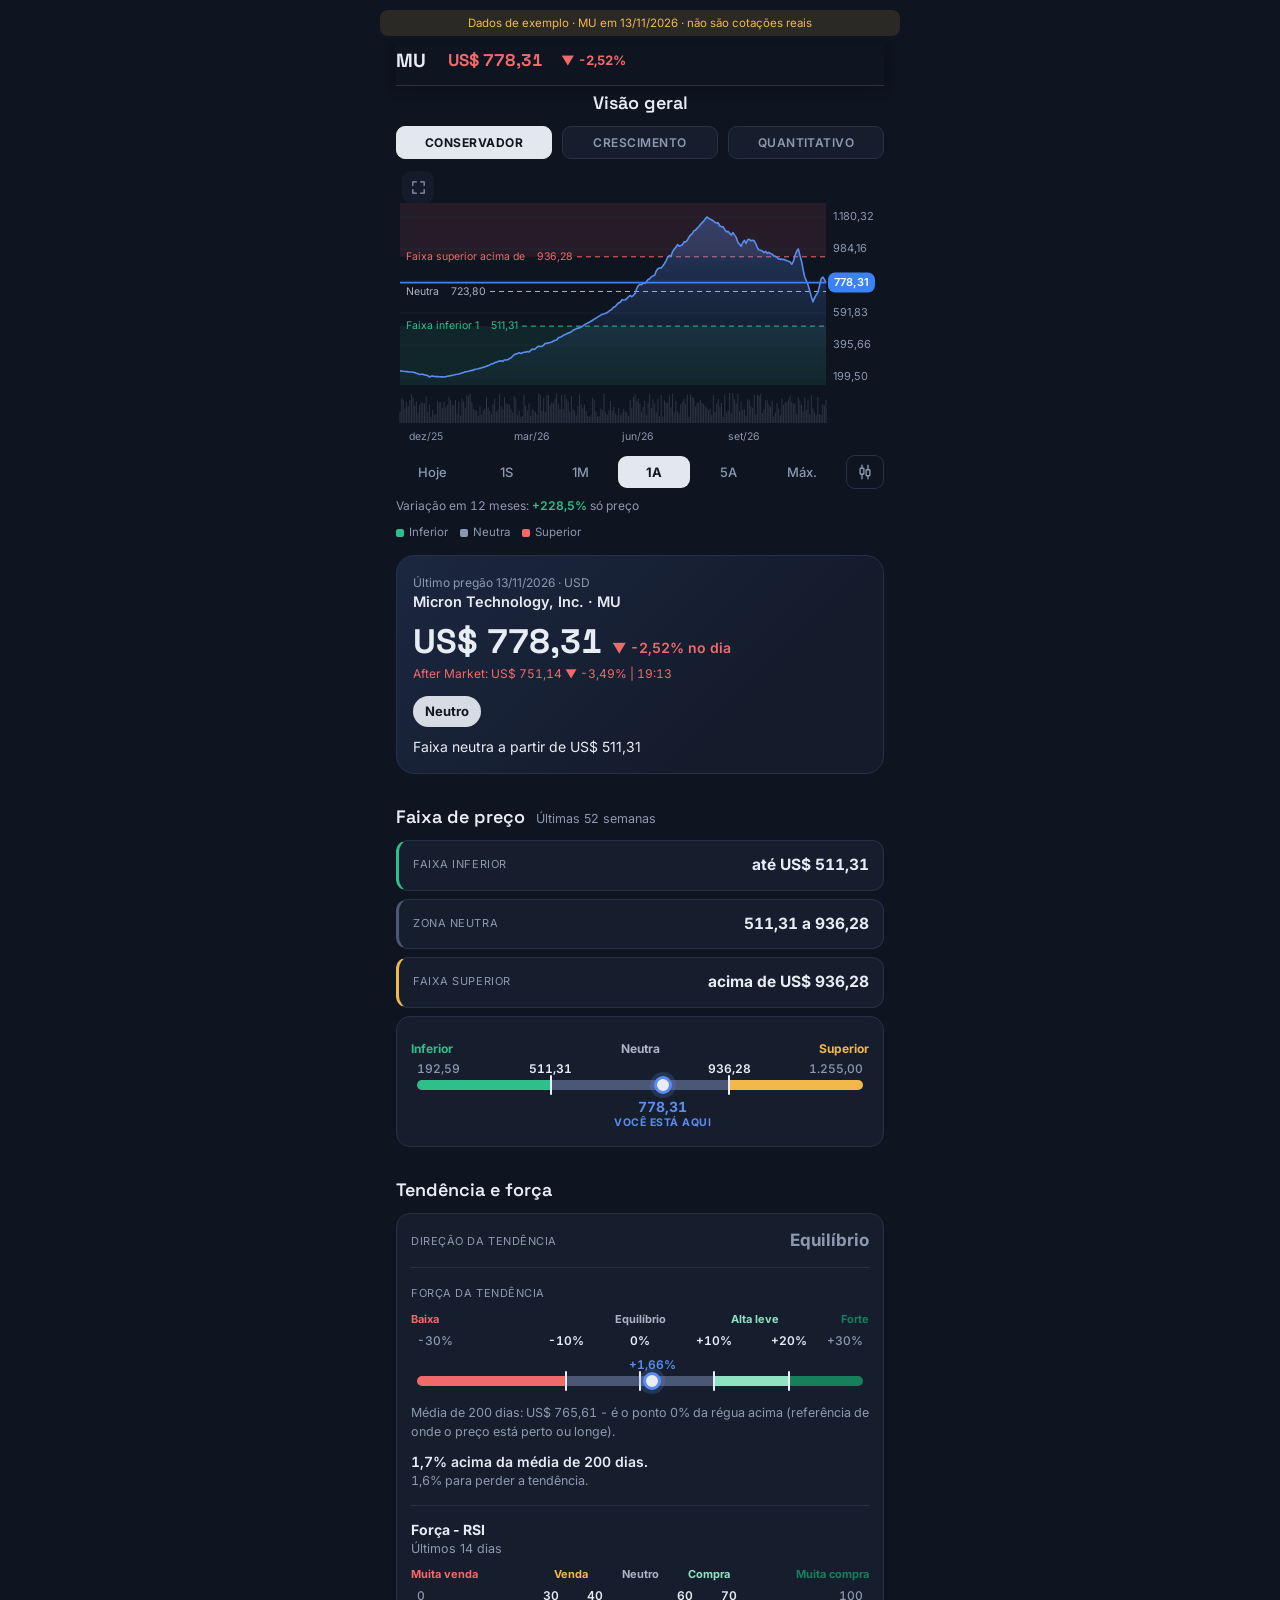
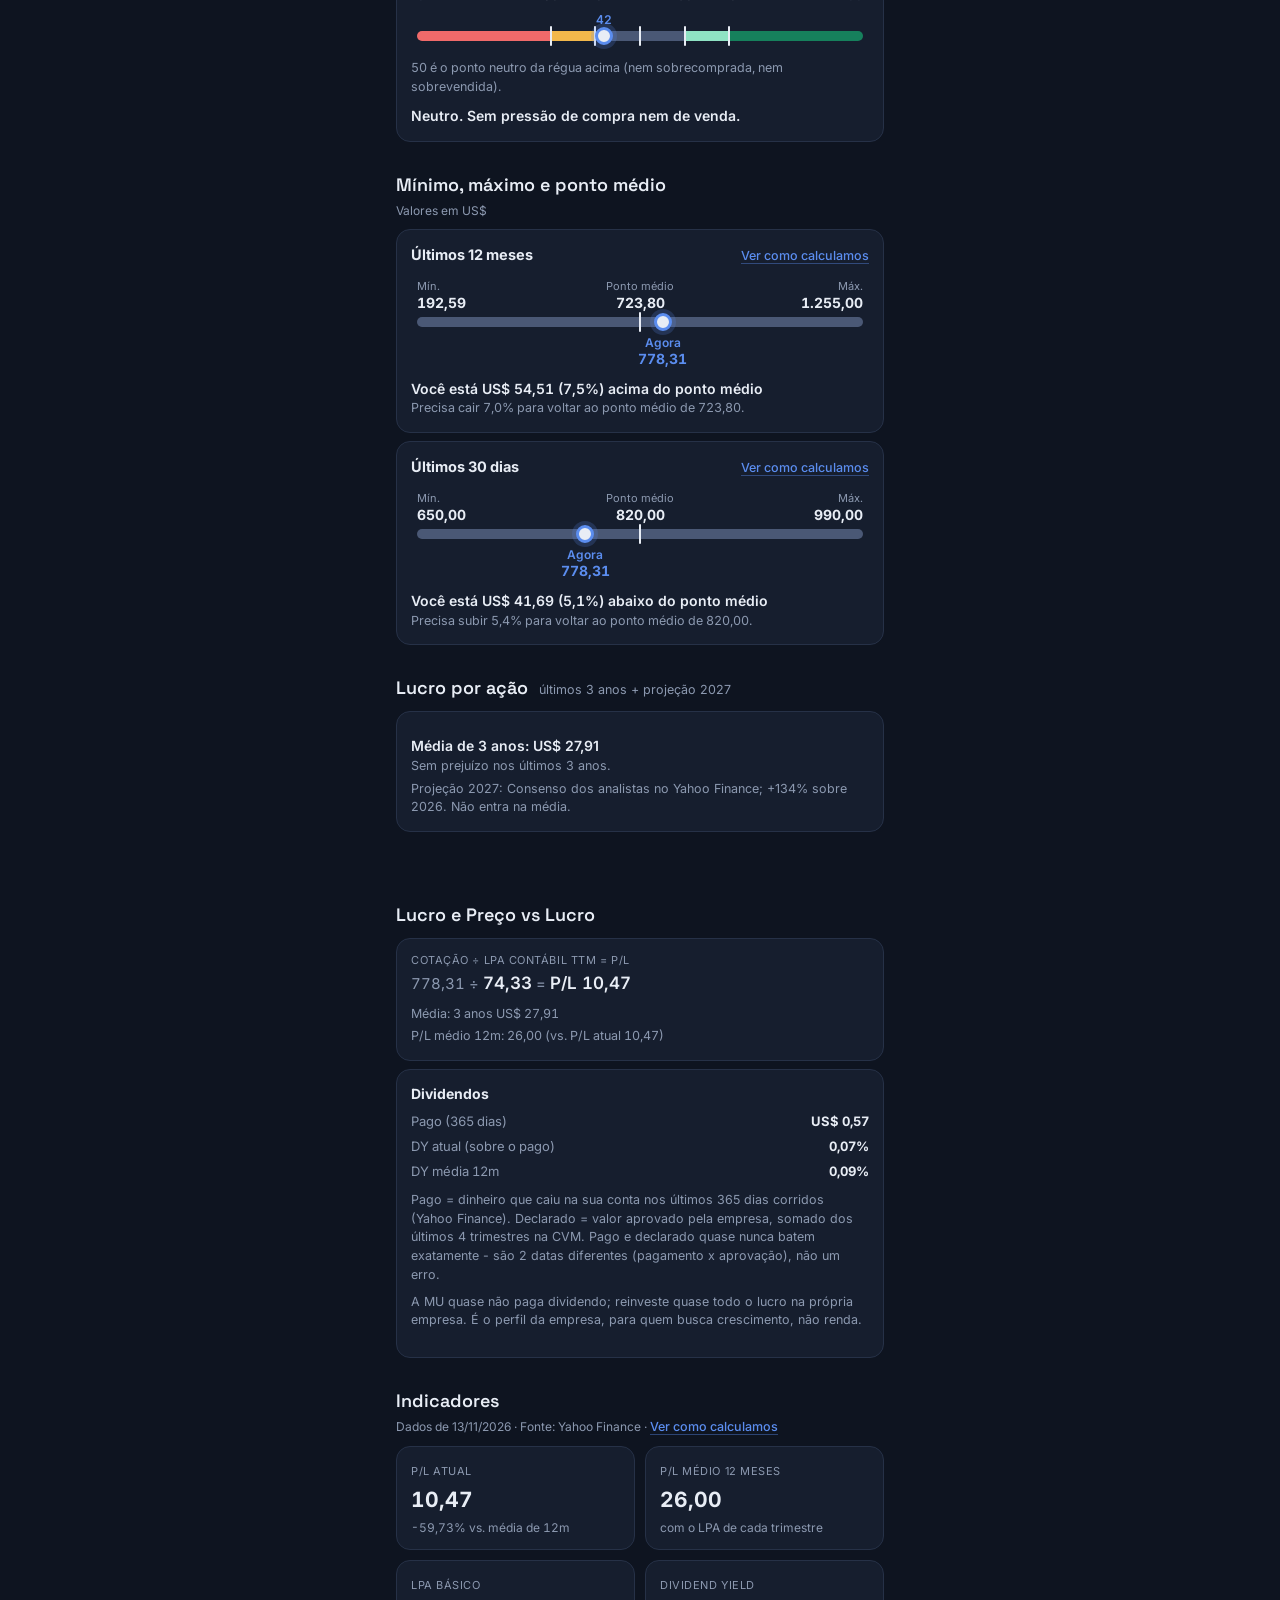
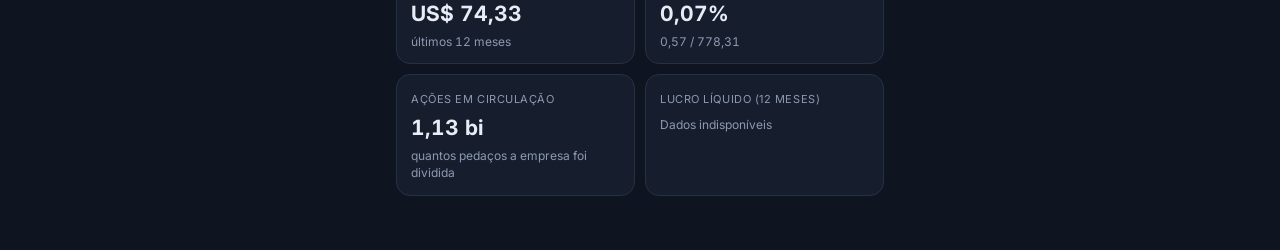
<file: docs/index.html>
<!doctype html>
<html lang="pt-BR">
<head>
<meta charset="utf-8">
<meta name="viewport" content="width=device-width,initial-scale=1,viewport-fit=cover">
<title>Fintai · Micron (exemplo)</title>
<meta name="description" content="Tela de detalhes da ação no Fintai, com dados de exemplo da Micron (MU).">
<meta name="theme-color" content="#0e1420">
<!-- FINTAI-OG -->
    <meta property="og:url" content="https://imoveispalmassc-wq.github.io/FINTAI/">
    <meta property="og:type" content="website">
    <meta property="og:title" content="Fintai · Micron (exemplo)">
    <meta property="og:description" content="Tela de detalhes da ação no Fintai, com dados de exemplo da Micron (MU).">
    <meta property="og:image" content="https://raw.githubusercontent.com/imoveispalmassc-wq/FINTAI/main/assets/logo.png">
    <meta name="twitter:card" content="summary_large_image">
    <meta name="twitter:title" content="Fintai · Micron (exemplo)">
    <meta name="twitter:description" content="Tela de detalhes da ação no Fintai, com dados de exemplo da Micron (MU).">
    <meta name="twitter:image" content="https://raw.githubusercontent.com/imoveispalmassc-wq/FINTAI/main/assets/logo.png">
<link rel="preconnect" href="https://fonts.googleapis.com">
<link rel="preconnect" href="https://fonts.gstatic.com" crossorigin>
<link rel="stylesheet" href="https://fonts.googleapis.com/css2?family=Inter:wght@400;500;600;700&family=Space+Grotesk:wght@600;700&display=swap">
<style>
/* Layout: coluna única de celular (máx. 480px), cartões escuros, uma régua visual repetida
   (faixa de preço, força, ponto médio, faixa justa) como linguagem comum da tela. */
:root {
  display: block; color-scheme: dark;
  --bg: #0e1420; --card: #161e2e; --card2: #1b2538; --borda: #263147;
  --texto: #e8edf5; --suave: #8c99b0; --fraco: #5d6a82;
  --azul: #5b8def; --verde: #2fbf8a; --verde-claro: #8fe3c4; --verde-forte: #16805c; --vermelho: #f06a6a; --ambar: #f2b84b; --ardosia: #4a5875;
  --claro: #e3e7ee; --tinta: #10151f;
  --display: 'Space Grotesk', system-ui, sans-serif;
  --corpo: 'Inter', system-ui, -apple-system, 'Segoe UI', sans-serif;
}
* { box-sizing: border-box; }
.app { background: var(--bg); color: var(--texto); font-family: var(--corpo); font-size: 14px; line-height: 1.45; }
.app { max-width: 480px; margin: 0 auto; padding-block: 0 40px;
  padding-left: max(16px, env(safe-area-inset-left, 0px)); padding-right: max(16px, env(safe-area-inset-right, 0px)); }
button { font: inherit; color: inherit; background: none; border: 0; padding: 0; cursor: pointer; }
button:focus-visible, summary:focus-visible { outline: 2px solid var(--azul); outline-offset: 2px; border-radius: 8px; }
.num { font-variant-numeric: tabular-nums; }

.proto { margin: 10px 0 0; padding: 6px 10px; border-radius: 8px; background: #f2b84b1f; color: var(--ambar); font-size: 11.5px; text-align: center; }

/* topo: fixo (sticky) no alto da viewport ao rolar, pra nunca perder de vista qual ativo está
   sendo olhado - nome + preço (o badge/decisão continua só na posição normal, mais abaixo) */
.topo { display: flex; align-items: center; gap: 10px; padding: 12px 0 8px;
  position: sticky; top: 0; z-index: 20; background: var(--bg); }
.topo .icone { width: 38px; height: 38px; display: grid; place-items: center; border-radius: 50%; flex: none; }
.topo .icone:active { background: var(--card); }
.topo .meio { flex: 1; min-width: 0; }
.topo .nome { font-family: var(--display); font-size: 19px; font-weight: 700; line-height: 1.15; }
.topo .bolsa { display: inline-flex; align-items: center; gap: 6px; color: var(--suave); font-size: 12.5px; margin-top: 2px; }
.topo .bolsa svg { flex: none; }
/* Preço e variação do topo só aparecem rolando (junto do ticker) - no estado normal ficariam
   duplicados com o preço/variação que já aparecem no cartão de decisão logo abaixo. */
.topo .preco-topo { display: none; font-family: var(--display); font-size: 17px; font-weight: 700; flex: none; margin-left: 4px; }
.topo .var-topo { display: none; font-size: 13px; font-weight: 700; flex: none; }
/* Ao rolar (.rolou): esconde nome completo/bolsa, mostra só o ticker + cotação + variação do dia. */
.topo .ticker-topo { display: none; font-family: var(--display); font-size: 19px; font-weight: 700; }
.topo.rolou .meio { display: none; }
.topo.rolou .preco-topo, .topo.rolou .var-topo { display: block; }
.topo.rolou .ticker-topo { display: block; }
/* Afasta mais a cotação do ticker no estado rolado (pedido do usuário) - no estado normal o espaço
   já é maior porque .meio ocupa o resto da largura (flex: 1), então aqui só o gap entre ticker/
   cotação/variação precisa de um respiro extra. */
.topo.rolou { gap: 18px; }
svg.i { width: 22px; height: 22px; fill: none; stroke: currentColor; stroke-width: 1.8; stroke-linecap: round; stroke-linejoin: round; }

/* cartão de decisão */
.decisao { background: linear-gradient(135deg, #1b2740 0%, #141c2c 70%); border: 1px solid var(--borda); border-radius: 18px; padding: 16px; }
.decisao .razao { font-weight: 600; font-size: 14.5px; }
.decisao .meta { color: var(--suave); font-size: 12px; margin-top: 2px; }
.decisao .linha { display: flex; align-items: baseline; gap: 10px; flex-wrap: wrap; margin-top: 12px; }
.decisao .preco { font-family: var(--display); font-size: 34px; font-weight: 700; line-height: 1; }
.decisao .var { font-weight: 600; font-size: 14px; }
.decisao .after { font-size: 12px; margin-top: 6px; color: var(--vermelho); }
.badge { display: inline-block; margin-top: 14px; padding: 6px 12px; border-radius: 999px; font-size: 13px; font-weight: 700; background: #d7dbe4; color: var(--tinta); }
.badge.COMPRAR { background: #bfecd9; } .badge.CARO { background: #f6d99a; } .badge.VENDER { background: #f6c1c1; }
.decisao .ponto { margin-top: 10px; font-size: 14px; }

.visao-t { font-family: var(--display); font-size: 18px; font-weight: 600; margin: 22px 0 0; }

/* gráfico */
.grafico { position: relative; margin-top: 12px; }
.grafico canvas { display: block; width: 100%; height: 280px; touch-action: pan-y; border-radius: 12px; }
.grafico.grande canvas { height: 440px; }
.grafico .expandir { position: absolute; top: 6px; left: 6px; width: 32px; height: 32px; border-radius: 9px; background: #161e2ecc; display: grid; place-items: center; color: var(--suave); }
.grafico .ia { position: absolute; top: 6px; right: 6px; padding: 6px 11px; border-radius: 999px; background: var(--claro); color: var(--tinta); font-size: 12px; font-weight: 600; }
.grafico .ia b { color: #3b6fd6; margin-right: 4px; }
.aviso { margin-top: 8px; padding: 9px 11px; border-radius: 10px; background: var(--card); border: 1px solid var(--borda); color: var(--suave); font-size: 12.5px; }
.escalas { display: flex; align-items: center; gap: 2px; margin-top: 10px; }
.escalas .e { flex: 1; padding: 7px 0; border-radius: 9px; color: var(--suave); font-size: 13px; font-weight: 500; text-align: center; }
.escalas .e[aria-pressed="true"] { background: var(--claro); color: var(--tinta); font-weight: 700; }
.escalas .vela { flex: none; width: 38px; height: 34px; margin-left: 6px; border-radius: 9px; display: grid; place-items: center; color: var(--suave); border: 1px solid var(--borda); }
.escalas .vela[aria-pressed="true"] { color: var(--texto); border-color: var(--azul); }
.legenda-var { color: var(--suave); font-size: 12px; margin-top: 8px; }
.legenda-var b { font-weight: 600; }
.legenda-zonas { display: flex; flex-wrap: wrap; gap: 8px 12px; margin-top: 10px; }
.legenda-zonas span { display: flex; align-items: center; gap: 5px; color: var(--suave); font-size: 11.5px; }
.legenda-zonas i { width: 8px; height: 8px; border-radius: 2px; flex: none; }

/* seções */
.sec { margin-top: 30px; }
.sec > h2 { font-family: var(--display); font-size: 18px; font-weight: 600; margin: 0 0 10px; text-wrap: balance; }
.sec > h2 small { font-family: var(--corpo); font-weight: 400; color: var(--suave); font-size: 12.5px; margin-left: 6px; }
.sub { color: var(--suave); font-size: 12px; margin: -6px 0 10px; }
.card { background: var(--card); border: 1px solid var(--borda); border-radius: 14px; padding: 14px; }
.pilha { display: grid; gap: 8px; }
.rot { color: var(--suave); font-size: 11px; letter-spacing: .05em; text-transform: uppercase; }
.link { color: var(--azul); font-size: 12.5px; font-weight: 500; text-decoration: underline; text-underline-offset: 3px; text-decoration-color: #5b8def66; }
.nota { color: var(--suave); font-size: 12.5px; line-height: 1.5; }
.nota b { color: var(--texto); font-weight: 600; }
.tag-proto { display: inline-block; padding: 1px 7px; border-radius: 999px; border: 1px dashed var(--fraco); color: var(--suave); font-size: 10.5px; letter-spacing: .03em; vertical-align: middle; }

/* linha simples: rótulo à esquerda, valor à direita */
.zona { display: flex; flex-wrap: wrap; justify-content: space-between; align-items: center; gap: 12px; background: var(--card); border: 1px solid var(--borda);
  border-left: 3px solid var(--c); border-radius: 12px; padding: 13px 14px; }
.zona b { font-size: 15.5px; font-weight: 700; text-align: right; }

/* Selo de Fundamentos (issue #47, item 11): só um fato, nunca recomendação - fica abaixo da
   Faixa inferior, dentro do mesmo cartão (flex-basis 100% força a quebra de linha). */
.selo-fund { flex: 1 0 100%; display: flex; flex-direction: column; gap: 2px; margin-top: 8px; padding: 8px 10px;
  border-radius: 8px; font-size: 12.5px; }
.selo-fund b { font-size: 12.5px; }
.selo-fund span { font-size: 11.5px; opacity: .9; }
.selo-fund-motivo { font-size: 11.5px; opacity: .95; }

/* "Por que está em alerta?" (item 11, follow-up 28/11/2026): prova visual de cada motivo do selo,
   embaixo dele. Barra só absoluta DENTRO de uma caixa de altura fixa (.pf-barra-wrap) - rótulo e
   valor em fluxo normal abaixo, nunca position:absolute com offset negativo (mesma técnica que já
   resolveu os bugs de alinhamento do gráfico de LPA, ver CLAUDE.md). */
.pf-item { margin-top: 12px; padding-top: 10px; border-top: 1px solid var(--borda); }
.pf-item:first-child { margin-top: 8px; padding-top: 0; border-top: none; }
.pf-titulo { font-weight: 600; font-size: 13px; margin-bottom: 6px; }
.pf-barras { display: flex; gap: 8px; }
.pf-col { flex: 1; display: flex; flex-direction: column; align-items: center; min-width: 0; }
.pf-barra-wrap { position: relative; width: 100%; height: 40px; }
.pf-barra { position: absolute; bottom: 0; left: 50%; transform: translateX(-50%); width: 60%;
  max-width: 22px; background: var(--vermelho); border-radius: 3px 3px 0 0; }
.pf-rot { font-size: 9.5px; color: var(--suave); margin-top: 4px; text-align: center; }
.pf-val { font-size: 9.5px; font-weight: 600; margin-top: 1px; text-align: center; white-space: nowrap; }
.pf-soma, .pf-atual { font-size: 12px; color: var(--suave); margin-top: 6px; }
.pf-atual b { color: var(--texto); }
.pf-frase { font-size: 12.5px; margin-top: 4px; }
.pf-fonte { font-size: 11px; color: var(--suave); margin-top: 12px; padding-top: 8px; border-top: 1px solid var(--borda); }
.selo-fund-1 { background: #2a2a1f; color: #e3d9a0; }
.selo-fund-2 { background: #40280f; color: #ffbf7a; }
.selo-fund-3 { background: #3a1414; color: #ff9b9b; }

/* Versão compacta do mesmo selo (item 11, follow-up): logo acima das abas de modo - mesmo dado
   (d.seloFundamentos), nunca uma 2ª lógica. MESMA caixa do .selo-fund de baixo (coluna, título +
   subtexto, quebra de linha normal) só com padding/fonte menores - nunca 1 linha forçada: dentro
   de .modo-linha (flex coluna, align-items:center) um filho sem width:100% fica do tamanho do seu
   CONTEÚDO, e texto em white-space:nowrap/ellipsis não tem como encolher - isso vazava pra fora da
   tela (bug real, 28/11/2026, achado pelo usuário com BBAS3). width:100%+box-sizing corrige. */
#selo-fund-topo:empty { display: none; }
.selo-fund-topo { width: 100%; box-sizing: border-box; display: flex; flex-direction: column; gap: 2px;
  margin: 2px 0 10px; padding: 7px 10px; border-radius: 8px; }
.selo-fund-topo b { font-size: 12px; }
.selo-fund-topo .sub { font-size: 11px; opacity: .9; }
.duas { display: flex; justify-content: space-between; align-items: center; gap: 12px; }
.duas .dir { font-size: 17px; font-weight: 700; text-align: right; white-space: nowrap; }
.duas .esq small { display: block; color: var(--suave); font-size: 12px; margin-top: 2px; }

/* régua */
.regua { position: relative; height: 10px; border-radius: 999px; margin: 26px 6px 8px; }
.regua .traco { position: absolute; top: -5px; width: 2px; height: 20px; transform: translateX(-1px); border-radius: 2px; background: var(--texto); }
.regua .bola { position: absolute; top: -4px; width: 18px; height: 18px; transform: translateX(-9px); border-radius: 50%; background: var(--texto);
  border: 3px solid var(--azul); box-shadow: 0 0 0 4px #5b8def33; }
.regua button.bola { cursor: pointer; }
.regua .bola-7d { position: absolute; top: -1px; width: 10px; height: 10px; transform: translateX(-5px); border-radius: 50%; background: var(--card); border: 2px solid var(--suave); }
.regua .aqui { position: absolute; top: -22px; transform: translateX(-50%); font-size: 10.5px; font-weight: 700; letter-spacing: .05em; color: var(--azul); white-space: nowrap; }
.regua .balao { position: absolute; top: -30px; transform: translateX(-50%); background: var(--claro); color: var(--tinta); font-weight: 700; font-size: 12px; padding: 2px 8px; border-radius: 999px; }
.pontas { display: flex; justify-content: space-between; gap: 8px; color: var(--suave); font-size: 12px; }
.pontas.tres span { flex: 1; } .pontas.tres span:nth-child(2) { text-align: center; } .pontas.tres span:nth-child(3) { text-align: right; }
.leg { display: flex; flex-wrap: wrap; gap: 6px 14px; color: var(--suave); font-size: 12px; margin-top: 10px; }
.leg span::before { content: ""; display: inline-block; width: 9px; height: 9px; border-radius: 2px; margin-right: 6px; background: var(--c); }

/* bloco mín/máx */
.trio { display: grid; grid-template-columns: repeat(3, 1fr); gap: 8px; margin-top: 8px; }
.trio div span { display: block; color: var(--suave); font-size: 11px; letter-spacing: .04em; text-transform: uppercase; }
.trio div b { font-size: 15.5px; }
.trio div:nth-child(2) { text-align: center; } .trio div:nth-child(3) { text-align: right; }
.destaque { margin-top: 10px; font-weight: 600; }
.cab { display: flex; justify-content: space-between; align-items: baseline; gap: 10px; }
.cab strong { font-size: 14.5px; }

/* fundamentos */
details.acord { border: 1px solid var(--borda); border-radius: 14px; background: #121a28; }
details.acord > summary { padding: 13px 14px; font-weight: 600; cursor: pointer; list-style: none; display: flex; gap: 8px; align-items: center; }
details.acord > summary::-webkit-details-marker { display: none; }
details.acord > summary::before { content: "›"; display: inline-block; color: var(--suave); font-size: 18px; line-height: 1; transition: transform .15s; }
details.acord[open] > summary::before { transform: rotate(90deg); }
details.acord > .dentro { padding: 0 12px 12px; display: grid; gap: 10px; }
.crit .topo-c { display: flex; justify-content: space-between; align-items: center; gap: 8px; flex-wrap: wrap; }
.crit .nome { font-weight: 600; font-size: 15px; }
.st { font-size: 12px; font-weight: 700; padding: 4px 10px; border-radius: 999px; white-space: nowrap; }
.st.bom { background: #2fbf8a26; color: var(--verde); } .st.ruim { background: #f06a6a26; color: var(--vermelho); }
.st.neutro { background: var(--claro); color: var(--tinta); }
.vals { display: grid; grid-template-columns: repeat(3, 1fr); gap: 8px; margin: 12px 0 10px; }
.vals span { display: block; color: var(--suave); font-size: 10.5px; letter-spacing: .04em; text-transform: uppercase; }
.vals b { font-size: 16px; }
.lista-v { margin: 12px 0 10px; display: grid; gap: 6px; }
.lista-v div { display: flex; justify-content: space-between; gap: 10px; color: var(--suave); font-size: 13px; }
.lista-v b { color: var(--texto); }
.exemplo { background: var(--card2); border-radius: 10px; padding: 10px 12px; font-weight: 600; margin-bottom: 10px; }

.crit p { margin: 0 0 10px; color: var(--suave); font-size: 13px; line-height: 1.5; }

/* indicadores */
.grade2 { display: grid; grid-template-columns: 1fr 1fr; gap: 10px; }
.ind { text-align: left; background: var(--card); border: 1px solid var(--borda); border-radius: 14px; padding: 13px 14px; min-width: 0; }
.ind .v { display: block; font-size: 21px; font-weight: 700; margin: 5px 0 3px; overflow-wrap: anywhere; }
.ind .s { display: block; color: var(--suave); font-size: 12px; }
.ind .dica { display: none; margin-top: 9px; padding-top: 9px; border-top: 1px solid var(--borda); color: var(--texto); font-size: 12.5px; line-height: 1.45; }
.ind[aria-expanded="true"] { border-color: var(--azul); } .ind[aria-expanded="true"] .dica { display: block; }

.barras { position: relative; height: 230px; margin: 16px 0 0 44px; }
.barras .grade-y { position: absolute; inset: 0 0 24px 0; }
.barras .grade-y div { position: absolute; left: 0; right: 0; border-top: 1px solid #26314799; }
.barras .grade-y span { position: absolute; left: -44px; width: 38px; text-align: right; transform: translateY(-50%); color: var(--suave); font-size: 11px; }
.barras .cols { position: absolute; inset: 0 0 24px 0; display: flex; }
.barras .col { flex: 1; display: flex; align-items: flex-end; justify-content: center; gap: 6px; position: relative; }
.barras .b { width: 34%; max-width: 46px; min-height: 3px; border-radius: 5px 5px 0 0; position: relative; transition: height .45s cubic-bezier(.2,.8,.2,1); }
.barras .b.acao { background: var(--verde); } .barras .b.idx { background: var(--ardosia); }
.barras .b i { position: absolute; bottom: 100%; left: 50%; transform: translateX(-50%); font-style: normal; font-size: 11.5px; font-weight: 600; white-space: nowrap; padding-bottom: 3px; }
.barras .b.idx i { color: var(--suave); font-weight: 500; }
.barras .col em { position: absolute; top: 100%; font-style: normal; color: var(--suave); font-size: 12px; padding-top: 5px; }
/* backtest */
.selo { font-size: 11px; font-weight: 700; letter-spacing: .04em; padding: 5px 10px; border-radius: 999px; white-space: nowrap; }
.selo.ok { background: #15402f; color: #7ee2b8; } .selo.nao { background: #4a2020; color: #ffaaaa; }
.bt p { margin: 0 0 8px; font-size: 13.5px; line-height: 1.5; } .bt p:last-child { margin: 0; color: var(--suave); }

/* folha (modal) */
.fundo { position: fixed; inset: 0; background: #05080fb3; z-index: 40; display: flex; align-items: flex-end; justify-content: center; }
.folha { width: 100%; max-width: 480px; max-height: 82%; overflow-y: auto; background: var(--card2); border: 1px solid var(--borda); border-bottom: 0;
  border-radius: 20px 20px 0 0; padding: 18px;
  padding-left: max(18px, env(safe-area-inset-left, 0px)); padding-right: max(18px, env(safe-area-inset-right, 0px));
  padding-bottom: calc(22px + env(safe-area-inset-bottom, 0px)); }
.folha .cab { align-items: center; margin-bottom: 10px; }
.folha h3 { font-family: var(--display); font-size: 17px; margin: 0; }
.folha .x { width: 34px; height: 34px; border-radius: 50%; background: var(--card); display: grid; place-items: center; color: var(--suave); font-size: 18px; flex: none; }
.folha p, .folha li { color: var(--suave); font-size: 13.5px; line-height: 1.55; }
.folha p { margin: 0 0 10px; } .folha ul { margin: 0 0 10px; padding-left: 18px; }
.folha b { color: var(--texto); }
.folha code { display: block; background: var(--bg); border-radius: 9px; padding: 9px 11px; margin: 6px 0 12px; font-family: ui-monospace, 'SF Mono', Menlo, monospace; font-size: 12.5px; color: var(--texto); overflow-x: auto; white-space: nowrap; }
@media (prefers-reduced-motion: reduce) { * { transition: none !important; } }

/* ---- ajustes para rodar dentro do Streamlit ---- */
[hidden] { display: none !important; }
.app { max-width: 520px; padding-left: 0; padding-right: 0; padding-bottom: 8px; }
.topo { padding: 4px 0 10px; border-bottom: 1px solid transparent; }
.topo.rolou { border-bottom-color: var(--borda); box-shadow: 0 4px 10px #05080f40; }
.fundo { z-index: 1000001; }
.escalas .e:disabled { opacity: .35; cursor: default; }
.barras .col { display: block; }
.barras .b { position: absolute; width: 30%; max-width: 46px; border-radius: 5px 5px 0 0; transition: height .45s cubic-bezier(.2,.8,.2,1), bottom .45s cubic-bezier(.2,.8,.2,1); }
.barras .b { width: 26%; }
.barras .b.acao { right: 54%; } .barras .b.idx { left: 54%; }
.barras .b i { font-size: 11px; }
.barras .b.neg { border-radius: 0 0 5px 5px; background: var(--vermelho); }
.barras .b.idx.neg { background: var(--ardosia); }
.barras .b.neg i { bottom: auto; top: 100%; padding: 3px 0 0; }
.barras .zero { position: absolute; left: 0; right: 0; border-top: 1px solid var(--suave); }
.selo.sem { background: var(--card2); color: var(--suave); }
.card.forca { padding-bottom: 26px; }
.app { padding-bottom: 96px; }
.modo-linha { display: flex; flex-direction: column; align-items: center; gap: 10px; margin-top: 4px; }
.modo-linha .visao-t { margin: 0; text-align: center; }
.modos { display: flex; gap: 10px; width: 100%; }
.modos button { flex: 1; padding: 7px 10px; border-radius: 9px; font-size: 12px; font-weight: 600; letter-spacing: .04em; color: var(--suave); background: var(--card); border: 1px solid var(--borda); }
.modos button[aria-pressed="true"] { background: var(--claro); color: var(--tinta); font-weight: 700; border-color: var(--claro); }
.fonte-rodape { color: var(--suave); font-size: 12px; text-align: center; margin: 28px 0 0; }
.duas-col { display: grid; grid-template-columns: 1fr 1fr; gap: 10px; }
.duas-col .card { min-width: 0; }
.termo { display: inline-flex; gap: 5px; vertical-align: -2px; margin-right: 6px; }
.termo i { width: 13px; height: 13px; border-radius: 50%; border: 2px solid var(--azul); }
.termo i.on { background: var(--azul); }
.modo-linha { margin-bottom: 0; }
#grafico .grafico { margin-top: 6px; }
#decisao { margin-top: 14px; }
.escala-t { position: relative; height: 16px; color: var(--suave); font-size: 11px; margin: 0 6px; }
.escala-t span { position: absolute; top: 0; white-space: nowrap; }
.fut { padding: 10px 0; border-bottom: 1px solid #26314766; }
.fut:last-child { border-bottom: 0; padding-bottom: 0; }
.fut .duas span { color: var(--suave); font-size: 13px; }
.fut .duas b { font-size: 14px; text-align: right; }
.lynch-linha { margin-top: 14px; padding-top: 14px; border-top: 1px solid var(--borda); }
/* rótulos posicionados acima e abaixo das réguas */
.zonas-rot { display: grid; gap: 4px; margin-top: 10px; font-size: 11px; line-height: 1.3; }
.zonas-rot span { min-width: 0; text-align: center; overflow-wrap: anywhere; }
.zonas-rot span:first-child { text-align: left; } .zonas-rot span:last-child { text-align: right; }
.zonas-rot b { display: block; font-size: 12px; font-weight: 700; }
.marca-cima, .marca-baixo { position: relative; margin: 0 6px; }
.marca-cima { height: 34px; margin-top: 12px; }
.marca-baixo { height: 34px; margin-top: 4px; }
.marca-cima span, .marca-baixo span { position: absolute; transform: translateX(-50%); text-align: center; white-space: nowrap; color: var(--suave); font-size: 11px; line-height: 1.25; }
.marca-cima span { bottom: 0; }
.marca-baixo span { top: 0; color: var(--azul); font-weight: 600; font-size: 12px; }
.marca-cima b, .marca-baixo b { display: block; color: var(--texto); font-size: 14px; font-weight: 700; }
.marca-baixo b { color: var(--azul); }
.pontas.ext span { line-height: 1.25; } .pontas.ext span:last-child { text-align: right; }
.pontas.ext b { display: block; color: var(--texto); font-size: 14px; }
.proj { color: var(--suave); border-top: 1px dashed var(--borda); padding-top: 6px; }
.proj b { color: var(--azul) !important; }
.tag-proj { display: inline-block; padding: 0 6px; border-radius: 999px; border: 1px solid var(--azul); color: var(--azul); font-size: 10.5px; margin-left: 4px; vertical-align: 1px; }
.marca-baixo.so-valor { height: 22px; }
.marca-cima.so-valor { height: 20px; margin-top: 4px; }
.marca-cima span.esq { left: 0; transform: none; text-align: left; }
.marca-cima span.dir { left: auto; right: 0; transform: none; text-align: right; }
.marca-cima.limites { height: 18px; margin-top: 2px; }
.marca-cima.limites span { color: var(--texto); font-size: 12px; font-weight: 600; }
.marca-cima.limites span.esq, .marca-cima.limites span.dir { color: var(--suave); font-weight: 500; }
.regua .traco { background: var(--texto); }
.vals small { display: block; color: var(--suave); font-size: 11px; font-weight: 500; margin-top: 3px; line-height: 1.3; }

/* P/L: tabela hoje x previsão x média */
.atualiz { font-size: 12px; margin: 8px 0 0; line-height: 1.4; } .atualiz .i { color: var(--suave); }
.tab-pl { display: grid; grid-template-columns: auto minmax(0,1fr) minmax(0,1fr) minmax(0,1fr); gap: 6px 8px; align-items: baseline; margin: 12px 0 10px; }
.tab-pl .cab, .tab-pl .cab div { display: block; } .tab-pl .cab { color: var(--suave); font-size: 10.5px; letter-spacing: .04em; text-transform: uppercase; line-height: 1.2; }
.tab-pl .cab .i { text-transform: none; letter-spacing: 0; opacity: .8; }
.tab-pl .rot { color: var(--suave); font-size: 11px; line-height: 1.2; }
.tab-pl b { font-size: 13.5px; font-weight: 600; white-space: nowrap; }
.tab-pl b.gr { font-size: 17px; font-weight: 700; }

/* Retorno: todos os indicadores, barras horizontais */
.hbarras { margin: 14px 0 6px; display: grid; gap: 7px; }
.hb { display: grid; grid-template-columns: 84px 1fr 62px; align-items: center; gap: 8px; font-size: 12.5px; }
.hb .n { color: var(--suave); white-space: nowrap; overflow: hidden; text-overflow: ellipsis; }
.hb .n small { font-size: 9.5px; opacity: .8; }
.hb .t { position: relative; height: 16px; }
.hb .z { position: absolute; top: -3px; bottom: -3px; border-left: 1px solid var(--suave); }
.hb .b { position: absolute; top: 0; bottom: 0; border-radius: 4px; background: var(--ardosia); transition: left .4s, width .4s; }
.hb b { text-align: right; font-size: 12.5px; font-weight: 500; color: var(--suave); white-space: nowrap; }
.hb.acao .n, .hb.acao b { color: var(--texto, #e8ecf3); font-weight: 700; }
.hb.acao .b { background: var(--verde); } .hb.acao .b.neg { background: var(--vermelho); }
.linhas-pl { line-height: 1.5; }
.tab-pl .rot .un { text-transform: none; }

/* SIMONS: cartões visuais */
.regua .traco.mm { background: #f2994a; height: 24px; top: -7px; }
.regua .mm-rot { position: absolute; top: 18px; transform: translateX(-50%); color: #f2994a; font-size: 10.5px; font-weight: 600; white-space: nowrap; }
.hist { display: grid; gap: 6px; }
.hist-l { display: grid; grid-template-columns: 52px 1fr 64px; align-items: center; gap: 8px; font-size: 12px; color: var(--suave); }
.hist-l .t { display: flex; height: 12px; border-radius: 4px; overflow: hidden; background: #26314755; }
.hist-l .t i { display: block; height: 100%; } .hist-l .t i.s { background: var(--verde); } .hist-l .t i.c { background: var(--vermelho); opacity: .85; }
.hist-l .v { text-align: right; white-space: nowrap; } .hist-l .vs { color: var(--verde); } .hist-l .vc { color: var(--vermelho); }
.hist-l.atual, .hist-l.melhor { color: var(--texto); font-weight: 700; }
.hist-l.atual .t { outline: 2px solid var(--azul); outline-offset: 2px; }
.selo-melhor { font-style: normal; display: inline-block; margin-top: 2px; padding: 0 5px; border-radius: 999px; background: #f2c94c; color: #1a1406; font-size: 9px; font-weight: 800; letter-spacing: .03em; white-space: nowrap; width: max-content; }
.hist-l .n { display: flex; flex-direction: column; line-height: 1.15; }
.tag-h { font-style: normal; font-size: 9.5px; font-weight: 700; text-transform: uppercase; letter-spacing: .04em; }
.tag-h.hoje { color: var(--azul); } .tag-h.top { color: var(--verde); }

.hist-l.cab { font-size: 10.5px; letter-spacing: .03em; text-transform: uppercase; color: var(--suave); margin-bottom: 4px; }
.hist-l.cab .n { white-space: normal; line-height: 1.15; }
.hist-l .t-cab { display: flex; gap: 12px; text-transform: none; letter-spacing: 0; font-size: 11px; }
.hist-l .t-cab i { font-style: normal; display: inline-flex; align-items: center; gap: 4px; }
.hist-l .t-cab i::before { content: ''; width: 9px; height: 9px; border-radius: 2px; background: var(--c); }
.hist-l.cab .v { text-transform: none; letter-spacing: 0; font-size: 11px; }
.marca-baixo .aqui-rot { font-size: 10.5px; font-weight: 700; letter-spacing: .05em; text-transform: uppercase; }
.marca-baixo .aqui-rot b { font-size: 14px; letter-spacing: 0; }

/* ---- página avulsa (fora do Streamlit) ---- */
html { background: var(--bg); }
body { margin: 0; background: var(--bg); font-family: var(--corpo); }
.app { margin: 0 auto; padding-left: max(16px, env(safe-area-inset-left, 0px)); padding-right: max(16px, env(safe-area-inset-right, 0px)); padding-bottom: 40px; }
.proto { max-width: 520px; margin: 10px auto 6px; }
</style>
</head>
<body>
<div style="padding:0 16px"><div class="proto">Dados de exemplo · MU em 13/11/2026 · não são cotações reais</div></div>
<div id="parte-a">
<div class="app">
  <div id="t-sentinela-topo" style="height:1px"></div>
  <header class="topo">
    <div class="meio">
      <div class="nome" id="t-nome"></div>
      <div class="bolsa" id="t-bolsa"></div>
    </div>
    <div class="ticker-topo" id="t-ticker"></div>
    <div class="preco-topo num" id="t-preco"></div>
    <div class="var-topo num" id="t-var"></div>
  </header>
  <div class="modo-linha">
    <h2 class="visao-t">Visão geral</h2>
    <div id="selo-fund-topo"></div>
    <div class="modos" role="group" aria-label="Modo de análise">
      <button data-modo="graham" aria-pressed="true">CONSERVADOR</button>
      <button data-modo="lynch" aria-pressed="false">CRESCIMENTO</button>
      <button data-modo="simons" aria-pressed="false">QUANTITATIVO</button>
    </div>
  </div>
  <section id="grafico"></section>
  <section id="decisao"></section>
  <main id="visao">
    <section class="sec" id="faixa"></section>
    <section class="sec" id="tendencia"></section>
    <section class="sec" id="minmax"></section>
    <section class="sec" id="modo-bloco"></section>
  </main>
  <div class="fundo" id="fundo" hidden><div class="folha" role="dialog" aria-modal="true" aria-labelledby="folha-t">
    <div class="cab"><h3 id="folha-t"></h3><button class="x" id="folha-x" aria-label="Fechar">×</button></div>
    <div id="folha-c"></div>
  </div></div>
</div>

</div>
<div id="parte-b">
<div class="app">
  <main id="visao">
    <section class="sec" id="fundamentos"></section>
    <section class="sec" id="indicadores"></section>
  </main>
  <div class="fundo" id="fundo" hidden><div class="folha" role="dialog" aria-modal="true" aria-labelledby="folha-t">
    <div class="cab"><h3 id="folha-t"></h3><button class="x" id="folha-x" aria-label="Fechar">×</button></div>
    <div id="folha-c"></div>
  </div></div>
</div>

</div>
<script>
(function() {
/* Tela de detalhes da ação. Lê tudo de um único pacote de dados (montado em tela/dados.py):
   nenhum número é digitado aqui. Dado ausente vira "Dados indisponíveis". */

const INDISP = 'Dados indisponíveis';

const tem = v => v !== null && v !== undefined && Number.isFinite(v);
const f = (v, casas = 2) => tem(v) ? v.toLocaleString('pt-BR', { minimumFractionDigits: casas, maximumFractionDigits: casas }) : '—';
const sinal = (v, casas = 2) => tem(v) ? `${v > 0 ? '+' : v < 0 ? '-' : ''}${f(Math.abs(v), casas)}%` : '—';
const ret = v => sinal(v, tem(v) && Math.abs(v) >= 100 ? 0 : 1);
const seta = v => (v >= 0 ? '▲' : '▼');
const cor = v => (v >= 0 ? 'var(--verde)' : 'var(--vermelho)');
const posicao = (v, min, max) => max <= min ? 50 : Math.max(0, Math.min(100, (v - min) / (max - min) * 100));
// afasta rótulos que ficariam colados/sobrepostos numa régua 0-100% (ex. ativo perto da mínima de
// 52 semanas, com a zona de oportunidade muito estreita, ou rótulos largos de ativos com preço na
// casa dos milhares): só move o texto, não o traço da zona. `folgas` é a distância mínima que CADA
// ponto precisa do vizinho (ex. metade da largura do próprio rótulo, se ele for centralizado) -
// não um valor fixo igual pra todos, já que rótulos mais largos (ex. "1.999,96") precisam de mais
// espaço do que rótulos curtos (ex. "14,65"). `folgaEsq`/`folgaDir` são a folga extra precisada só
// nas pontas (0%/100%), pelos rótulos fixos da borda (ex. mínima/máxima da régua).
const afastar = (posicoes, folgas, folgaEsq = 0, folgaDir = 0) => {
  const p = posicoes.slice();
  if (!p.length) return p;
  const g = folgas || posicoes.map(() => 8.5);   // sem folgas por rótulo: mantém o antigo padrão (17 ÷ 2)
  if (p[0] < folgaEsq + g[0]) p[0] = folgaEsq + g[0];
  for (let i = 1; i < p.length; i++) { const precisa = g[i - 1] + g[i]; if (p[i] - p[i - 1] < precisa) p[i] = p[i - 1] + precisa; }
  const ult = p.length - 1;
  if (p[ult] > 100 - folgaDir - g[ult]) p[ult] = 100 - folgaDir - g[ult];
  for (let i = p.length - 2; i >= 0; i--) { const precisa = g[i] + g[i + 1]; if (p[i + 1] - p[i] < precisa) p[i] = p[i + 1] - precisa; }
  return p;
};
// as 2 bolinhas (hoje cheia, 18px; 7 dias atrás vazada, 10px) nunca podem ficar tão perto a ponto de uma
// esconder a outra - afasta o mínimo necessário (raio de cada uma + respiro), só quando precisa
const afastarBolinhas = (largContainerPx, posHoje, pos7) => {
  if (pos7 === null || pos7 === undefined) return [posHoje, pos7];
  const pxParaPct = px => px / Math.max(largContainerPx, 100) * 100;
  const folgaHoje = pxParaPct(9 + 2), folga7 = pxParaPct(5 + 2);
  const pontos = [{ k: 'hoje', pos: posHoje, folga: folgaHoje }, { k: 'd7', pos: pos7, folga: folga7 }]
    .sort((a, b) => a.pos - b.pos);
  const ajust = afastar(pontos.map(x => x.pos), pontos.map(x => x.folga));
  const mapa = {}; pontos.forEach((x, i) => { mapa[x.k] = ajust[i]; });
  return [mapa.hoje, mapa.d7];
};
const p2 = n => String(n).padStart(2, '0');
const MESES = ['jan', 'fev', 'mar', 'abr', 'mai', 'jun', 'jul', 'ago', 'set', 'out', 'nov', 'dez'];
// os instantes chegam como horário local da bolsa gravado em UTC
const ROTULO_X = {
  hora: t => `${p2(t.getUTCHours())}:${p2(t.getUTCMinutes())}`,
  dia: t => `${p2(t.getUTCDate())}/${p2(t.getUTCMonth() + 1)}`,
  mes: t => `${MESES[t.getUTCMonth()]}/${String(t.getUTCFullYear()).slice(2)}`,
  ano: t => String(t.getUTCFullYear()),
};
function qtd(v) {
  if (!tem(v)) return null;
  for (const [lim, suf] of [[1e12, 'tri'], [1e9, 'bi'], [1e6, 'mi']]) if (Math.abs(v) >= lim) return `${f(v / lim)} ${suf}`;
  return f(v, 0);
}
function passoBonito(x) {
  const p = Math.pow(10, Math.floor(Math.log10(x))), m = x / p;
  return (m <= 1 ? 1 : m <= 2 ? 2 : m <= 5 ? 5 : 10) * p;
}

function montar(root, d) {
  const $ = id => root.querySelector('#' + id);
  const app = root.querySelector('.app');
  const din = (v, casas = 2) => tem(v) ? `${d.moeda} ${f(v, casas)}` : '—';
  // bolinha de atualização (verde <2h, amarelo <24h, vermelho 24h+) a partir de {em, iso, tri, triData}
  const bolaAtualizacao = (A, extra = '') => {
    if (!A || !A.em) return '';
    const h = (Date.now() - Date.parse(A.iso)) / 36e5, bola = h < 2 ? '🟢' : h < 24 ? '🟡' : '🔴';
    const [dia, hora] = A.em.split(' ');
    return `<div class="atualiz" title="Verde: atualizado há menos de 2h. Amarelo: menos de 24h. Vermelho: 24h ou mais sem atualizar.">${bola} Atualizado em ${dia} às ${hora}${A.tri ? `<br><span class="i">Contábil 12m até ${A.tri}${A.triData ? ` (${A.triData})` : ''}</span>` : ''}${extra}</div>`;
  };
  const limpar = [];
  const ex = chave => (d.exemplos && d.exemplos[chave] ? ' <span class="tag-proto">EXEMPLO</span>' : '');
  const FOLHAS = {};
  const fonte = `<p><b>Fonte:</b> ${d.fonte} · atualizado em ${d.atualizado}.</p>`;
  // Selo de Fundamentos (issue #47, item 11): fato de fundamento, nunca recomendação - fica
  // abaixo da "Faixa inferior". Só aparece quando o robô teve histórico trimestral suficiente
  // para calcular com segurança (lucro contábil, ROE e dividendo vs 12 meses atrás); sem isso,
  // d.seloFundamentos vem null e o selo simplesmente não aparece (nunca inventa comparação -
  // ver limitação documentada no CLAUDE.md).
  // Lista de motivos (28/11/2026, pedido do usuário: "Fundamentos em alerta" sozinho não dizia
  // QUAL fundamento) - d.seloFundamentos.motivos já vem pronto de utils.signals.avaliar_fundamentos
  // (nenhuma lógica aqui, só junta em HTML); mesma lista nos 2 lugares (topo e embaixo).
  const seloMotivosHtml = S => (S.motivos || []).map(m => `<div class="selo-fund-motivo">• ${m}</div>`).join('');
  const seloFundamentosHtml = () => {
    const S = d.seloFundamentos;
    if (!S || !S.nivel) return '';
    const CLASSE = { 1: 'selo-fund-1', 2: 'selo-fund-2', 3: 'selo-fund-3' }[S.nivel] || 'selo-fund-1';
    return `<div class="selo-fund ${CLASSE}"><b>${S.titulo}</b>${seloMotivosHtml(S)}<span>${S.subtexto}</span></div>`;
  };
  // Mesmo selo, versão compacta pra cima da tela, antes das abas de modo - MESMO d.seloFundamentos,
  // nenhuma lógica/fonte nova (pedido do usuário, follow-up do item 11).
  const seloFundamentosTopoHtml = () => {
    const S = d.seloFundamentos;
    if (!S || !S.nivel) return '';
    const CLASSE = { 1: 'selo-fund-1', 2: 'selo-fund-2', 3: 'selo-fund-3' }[S.nivel] || 'selo-fund-1';
    const ICONE = S.nivel === 3 ? '⛔' : '⚠';
    return `<div class="selo-fund-topo ${CLASSE}"><b>${ICONE} ${S.titulo}</b>${seloMotivosHtml(S)}<span class="sub">${S.subtexto}</span></div>`;
  };
  // "Por que está em alerta?" (28/11/2026, follow-up do item 11): prova visual de cada motivo do
  // selo, com os MESMOS números que já decidiram o selo (d.seloFundamentos.prova, pronto do
  // Python - nenhuma conta nova aqui, só desenha). Fica embaixo do selo de baixo, só quando há
  // selo; cada fundamento (lucro/ROE/dividendo) só aparece se tiver prova (nunca inventa).
  const provaFundamentoHtml = (titulo, prova, unidade, fraseCaindo) => {
    if (!prova || !prova.caindo) return '';   // só mostra prova do fundamento que REALMENTE está ruim
    const vals = prova.pontos.map(p => p.valor);
    const maxAbs = Math.max(...vals.map(Math.abs), 1e-9);
    const cols = prova.pontos.map((p, i) => {
      const altura = Math.max(3, Math.round(Math.abs(vals[i]) / maxAbs * 36));
      return `<div class="pf-col"><div class="pf-barra-wrap"><div class="pf-barra" style="height:${altura}px"></div></div>
        <div class="pf-rot">${p.label}</div><div class="pf-val">${unidade(p.valor)}</div></div>`;
    }).join('');
    const atualHtml = tem(prova.atual) ? `<div class="pf-atual">ROE atual (12 meses): <b>${unidade(prova.atual)}</b></div>` : '';
    return `<div class="pf-item">
      <div class="pf-titulo">${titulo}</div>
      <div class="pf-barras">${cols}</div>
      <div class="pf-soma">${unidade(prova.somaAntes)} (2 primeiros) → ${unidade(prova.somaDepois)} (2 últimos)</div>
      ${atualHtml}
      <div class="pf-frase">${fraseCaindo}</div>
    </div>`;
  };
  const provaFundamentosHtml = () => {
    const P = d.seloFundamentos && d.seloFundamentos.prova;
    if (!P) return '';
    // lucroPorAcao (28/11/2026, bug achado testando AAPL): vem pronto do Python, detectado pela
    // FORMA do dado (campo "lpa" de contabil_sec.json x "lucro" de contabil_br.json) - nunca por
    // ticker/bolsa travado aqui. EUA = LPA por ação (precisa de 2 casas, nunca bi/mi) + fonte SEC
    // EDGAR; B3 = lucro total em R$ (continua em bi/mi) + fonte CVM.
    const eua = !!P.lucroPorAcao;
    const lucroFmt = eua ? v => `${d.moeda} ${f(v, 2)}` : v => `${d.moeda} ${qtd(v)}`;
    const fonte = eua ? `Fonte: SEC EDGAR / ${d.ticker}. Lucro Contábil.`
                      : `Fonte: CVM / Análise do Desempenho ${d.ticker}. Lucro Contábil.`;
    const partes = [
      provaFundamentoHtml('Lucro', P.lucro, lucroFmt, 'Lucro Líquido Contábil caindo: empresa lucrando menos que antes.'),
      provaFundamentoHtml('ROE', P.roe, v => `${f(v * 100, 1)}%`, 'ROE caindo: gerando menos lucro pra cada R$ de patrimônio.'),
      provaFundamentoHtml('Dividendo', P.dividendo, v => din(v, 4), 'Dividendo reduzido: pagando menos que antes.'),
    ].filter(Boolean);
    if (!partes.length) return '';
    return `<div class="card pf-card" style="margin-top:10px">
      <div class="destaque">Por que está em alerta?</div>
      ${partes.join('')}
      <div class="pf-fonte">${fonte}</div>
    </div>`;
  };
  // faixa de preço do período escolhido no gráfico: 52 semanas (padrão), 5 anos ou todo o histórico
  const FAIXA_PADRAO = { min: d.min52, max: d.max52, zOport: d.zOport, zCara: d.zCara, decisao: d.decisao,
    rotulo: 'Últimas 52 semanas', curto: '52 semanas', testada: true };
  let faixaK = '1a', fx = FAIXA_PADRAO, zOport = fx.zOport, zCara = fx.zCara;
  function aplicarFaixa(escala) {
    const k = escala === '5a' || escala === 'max' ? escala : '1a';
    faixaK = d.faixas && d.faixas[k] ? k : '1a';
    fx = (d.faixas && d.faixas[faixaK]) || FAIXA_PADRAO;
    zOport = fx.zOport; zCara = fx.zCara;
  }
  aplicarFaixa('1a');
  // rótulo embaixo da bolinha: centrado nela; perto das pontas, alinhado à ponta para não sair da barra
  const ancora = p => p < 8 ? 'left:0;transform:none;text-align:left'
    : p > 92 ? 'left:auto;right:0;transform:none;text-align:right' : `left:${p}%`;

  /* ---------------- folha "Ver como calculamos" */
  function abrirFolha(titulo, html) {
    $('folha-t').textContent = titulo; $('folha-c').innerHTML = html; $('fundo').hidden = false; $('folha-x').focus();
  }
  const fecharFolha = () => { $('fundo').hidden = true; };
  $('folha-x').onclick = fecharFolha;
  $('fundo').onclick = e => { if (e.target === $('fundo')) fecharFolha(); };
  const tecla = e => { if (e.key === 'Escape') fecharFolha(); };
  document.addEventListener('keydown', tecla); limpar.push(() => document.removeEventListener('keydown', tecla));
  app.onclick = e => {
    const b = e.target.closest('[data-folha]');
    if (b && FOLHAS[b.dataset.folha]) { const [t, h] = FOLHAS[b.dataset.folha](); abrirFolha(t, h); }
  };

  /* ---------------- topo e decisão */
  $('selo-fund-topo').innerHTML = seloFundamentosTopoHtml();
  $('t-nome').textContent = d.nome;
  $('t-bolsa').textContent = d.bolsa ? `${d.bolsa} (${d.ticker})` : d.ticker;
  // cabeçalho fixo (sticky, CSS): nome completo + bolsa + preço no topo da página. Ao rolar (classe
  // .rolou, abaixo), esconde nome completo/bolsa e mostra só o ticker + a cotação + a variação do
  // dia (ex. "MU  US$ 601,25  ▼ -4,53%", a pedido do usuário) - mesma cor/seta/sinal do resto da tela.
  $('t-preco').textContent = din(d.preco);
  $('t-preco').style.color = tem(d.varDia) ? cor(d.varDia) : '';
  $('t-var').textContent = tem(d.varDia) ? `${seta(d.varDia)} ${sinal(d.varDia)}` : '';
  $('t-var').style.color = tem(d.varDia) ? cor(d.varDia) : '';
  $('t-ticker').textContent = d.ticker;
  const topoEl = root.querySelector('.topo');
  const sentinela = $('t-sentinela-topo');
  if (topoEl && sentinela && typeof IntersectionObserver === 'function') {
    // BUG CORRIGIDO (27/11/2026, investigação com a app real): não existe iframe nenhum aqui - o
    // st.components.v2.component (BidiComponent) monta o conteúdo direto numa shadow root
    // (mode=open) dentro da própria página do Streamlit (confirmado: document.querySelectorAll
    // ('iframe').length === 0 na app rodando de verdade). "position: sticky" no CSS já funciona
    // sozinho (confirmado prendendo .topo no topo real da tela ao rolar o #stMain, o scroll de
    // verdade do Streamlit) - uma versão anterior deste código chegou a supor um iframe e tentar
    // corrigir via window.parent + position:fixed (nunca existiu iframe pra isso valer) - removido.
    // 2º BUG, achado só com a app real rodando (document.querySelector('.topo') sempre null aqui,
    // por isso a classe "rolou" nunca ligava - nem no antigo código do iframe, nem numa 1ª tentativa
    // de corrigi-lo escutando scroll em document/window): ".topo" vive dentro da shadow root deste
    // componente, e consulta de CSS feita a partir do "document" de fora (bare document.querySelector)
    // NUNCA enxerga pra dentro de uma shadow root - é assim que shadow DOM isola por design. Por
    // isso topoEl sempre dava null e o "if" inteiro nunca rodava, silenciosamente (sem erro nenhum).
    // Correção: usar "root" (o parâmetro desta função, a própria raiz do componente - mesma técnica
    // que o helper $() já usa) em vez de "document" pra achar elementos do próprio componente.
    // Com isso resolvido, ainda falta como DETECTAR o scroll: o scroll de verdade do Streamlit
    // acontece dentro de um <main id="stMain"> interno (overflow:auto) - nunca na window/document -,
    // e mesmo escutando no "document" certo (document.addEventListener('scroll', fn, {capture:true})
    // pega eventos de QUALQUER elemento da página, inclusive #stMain), isso dependeria de um "id"
    // interno do Streamlit que pode mudar de versão pra versão. Por isso a detecção usa
    // IntersectionObserver em vez de escutar evento de scroll: ele mede a posição real do elemento
    // na tela (root: null = viewport de verdade) e dispara sozinho, não importa qual ancestral rolou
    // nem como. Observa uma sentinela de 1px logo ACIMA do cabeçalho (t-sentinela-topo no HTML):
    // quando ela sai da tela (intersectionRatio 0), o cabeçalho já colou no topo - liga "rolou";
    // quando ela volta a aparecer, desliga.
    const io = new IntersectionObserver(
      (entradas) => { topoEl.classList.toggle('rolou', entradas[0].intersectionRatio === 0); },
      { threshold: [0] }
    );
    io.observe(sentinela);
    limpar.push(() => io.disconnect());

    // 3º BUG, só visível com .rolou já ligando de verdade: o Streamlit tem a sua PRÓPRIA barra fixa
    // no topo (header com o menu/Deploy, fora da shadow root deste componente), position:absolute,
    // top:0, com z-index MUITO alto (999990) - mesmo com .topo preso em top:0 (sticky) e z-index:20,
    // essa barra do Streamlit fica por cima e esconde o cabeçalho fixo inteiro atrás dela. Medindo a
    // altura real dessa barra (quando existir) e somando ao "top" do sticky, o cabeçalho fixo cola
    // logo ABAIXO da barra do Streamlit, visível, em vez de atrás dela. Sem essa barra (ex.: página
    // de exemplo fora do Streamlit), fica 0 como antes - nunca inventa um valor fixo em pixels, que
    // quebraria se o Streamlit mudar a altura da própria barra numa versão futura.
    const barraStreamlit = document.querySelector('[data-testid="stHeader"]');
    topoEl.style.top = barraStreamlit ? `${barraStreamlit.getBoundingClientRect().height}px` : '0';
  }
  let modo = 'graham';
  try { modo = sessionStorage.getItem('fintai-modo') || 'graham'; } catch (e) { /* sem armazenamento */ }
  if (!['graham', 'lynch', 'simons'].includes(modo)) modo = 'graham';
  let aoMudarModo = () => {};

  function renderDecisao() {
    const el = $('decisao');
    // O badge e o texto desta função nunca usam palavra de julgamento ("Oportunidade"/"Evitar")
    // nem verbo de recomendação ("AGUARDAR") - só o nome neutro da zona (Faixa inferior/Neutro/
    // Faixa superior), igual ao resto da tela desde a Issue #47, item 10. `classe` (COMPRAR/CARO,
    // usada só pra cor do badge) continua interna, nunca mostrada como texto. A pequena pílula que
    // repetia a mesma zona embaixo do badge foi removida por ficar redundante com o próprio rótulo.
    let rotulo, classe = '', texto, extra = '';
    if (modo === 'graham') {
      const C = d.conservadorFaixa;
      if (C) {
        // Faixa de preço por valuation (âncora = preço médio de 1 ano), não a faixa histórica
        // de 52 semanas: nunca tem teste histórico, por isso sempre "SEM TESTE".
        const e = C.decisao; rotulo = e.rotulo; texto = e.texto;
        classe = e.codigo === 'COMPRAR' ? 'COMPRAR' : e.codigo === 'CARO' ? 'CARO' : '';
      } else {
        const e = fx.decisao; rotulo = e.rotulo; texto = e.texto;
        classe = e.codigo === 'COMPRAR' ? (e.validado ? 'COMPRAR' : '') : e.codigo === 'CARO' ? 'CARO' : '';
      }
    } else if (modo === 'lynch') {
      // Lynch só pela MM200 (ignora a faixa 30/70): faixa inferior de -10% a +5%, neutro até +15%, faixa superior acima
      const LP = d.lynch.preco, e = LP || fx.decisao, v = d.lynch.veredito; rotulo = e.rotulo; texto = e.texto;
      classe = e.codigo === 'COMPRAR' ? (LP || e.validado ? 'COMPRAR' : '') : e.codigo === 'CARO' ? 'CARO' : '';
      const zona = LP && LP.zona === 'Bem abaixo da MM200' ? 'faixa Bem abaixo da MM200' : { COMPRAR: 'Faixa inferior', AGUARDAR: 'Zona neutra', CARO: 'Faixa superior' }[e.codigo];
      const conclusao = v.cor === 'verde'
        ? (e.codigo === 'COMPRAR' ? 'Crescimento aprovado e o preço está na Faixa inferior.'
          : `Crescimento aprovado, mas o preço está na ${zona}.`)
        : v.cor === 'amarelo' ? `Fica de olho no crescimento, e o preço está na ${zona}.`
        : v.cor === 'vermelho' ? `Não compra pelo crescimento, qualquer que seja o preço. O preço está na ${zona}.`
        : `Sem PEG para avaliar o crescimento. O preço está na ${zona}.`;
      const stV = { verde: 'bom', vermelho: 'ruim' }[v.cor] || 'neutro';
      extra = `<div class="lynch-linha"><span class="st ${stV}">${v.titulo}</span>${ex('lucroLongo') || ex('receitaProx')}
        ${tem(d.lynch.pegFuturo) ? `<div class="nota num" style="margin-top:8px">PEG = P/L ${f(d.pl)} / Crescimento ${f(d.lynch.futuro.lucroLongo, 1)}% = ${f(d.lynch.pegFuturo)}</div>` : ''}
        <div class="destaque">${conclusao}</div></div>`;
    } else {
      const sm = d.simons, hA = sm.histAtual;
      const R = { OPORTUNIDADE: ['Faixa inferior', 'COMPRAR'], NEUTRO: ['Neutro', 'AGUARDAR'], CARO: ['Faixa superior', 'CARO'] }[sm.classe] || [sm.acao, ''];
      rotulo = R[0]; classe = R[1];
      const mmTxt = tem(sm.mm200) ? `Média 200d ${din(sm.mm200)}: preço ${sinal(sm.distMM200, 1)} ${sm.distMM200 < 0 ? 'abaixo' : 'acima'}${sm.mm200Caindo ? ', média caindo' : ''}.` : 'Sem média de 200 dias (histórico curto).';
      const diasTxt = sm.dias ? `${sm.dias} ${sm.dias === 1 ? 'dia' : 'dias'} de queda desde o topo${sm.altas ? ` (${sm.altas} ${sm.altas === 1 ? 'alta' : 'altas'} no meio)` : ''}, ${sinal(sm.queda)}` : 'sem queda no último pregão';
      texto = `1. ${mmTxt} 2. ${sm.classe === 'OPORTUNIDADE' ? 'Faixa inferior' : sm.classe === 'CARO' ? 'Faixa superior' : 'Neutro'} (faixa de 52 semanas: ${(sm.zona52 || '').toLowerCase()}). 3. ${diasTxt}: ${sm.entrada}. ${sm.entradaDetalhe}.`
        + (hA && hA.vezes && sm.classe === 'OPORTUNIDADE' ? ` Histórico da ação: subiu no dia seguinte em ${f(hA.pct, 0)}% de ${hA.vezes} ${hA.vezes === 1 ? 'vez' : 'vezes'}${hA.vezes < 20 ? ' (poucos casos)' : ''}.` : '')
        // limite da PRÓPRIA zona em que o preço está, mesma regra travada de utils.signals.decidir_estado
        + (sm.classe === 'OPORTUNIDADE' ? ` Faixa inferior até ${din(sm.oportunidadeAte)}.`
          : sm.classe === 'CARO' ? ` Faixa superior acima de ${din(sm.caraAcima)}.`
          : ` Faixa neutra a partir de ${din(sm.oportunidadeAte)}.`);
    }
    const nome = document.createElement('div'); nome.className = 'razao'; nome.textContent = `${d.razao} · ${d.ticker}`;
    el.innerHTML = `<div class="decisao">
      <div class="meta">Último pregão ${d.data} · ${d.codMoeda}</div>
      <div class="linha"><span class="preco num">${din(d.preco)}</span>
        ${tem(d.varDia) ? `<span class="var num" style="color:${cor(d.varDia)}">${seta(d.varDia)} ${sinal(d.varDia)} no dia</span>` : ''}</div>
      ${d.after ? `<div class="after num" style="color:${cor(d.after.variacao)}">After Market: ${din(d.after.preco)} ${seta(d.after.variacao)} ${sinal(d.after.variacao)}${d.after.hora ? ` | ${d.after.hora}` : ''}</div>` : ''}
      <div><span class="badge ${classe}" id="d-rotulo"></span></div>
      <div class="ponto" id="d-texto"></div>
      ${extra}
    </div>`;
    el.firstElementChild.insertBefore(nome, el.firstElementChild.children[1]);
    $('d-rotulo').textContent = rotulo; $('d-texto').textContent = texto;
  }

  /* ---------------- gráfico */
  (function StockChart(el) {
    const ESCALAS = [['10d', '10D'], ['hoje', 'Hoje'], ['1s', '1S'], ['1m', '1M'], ['1a', '1A'], ['5a', '5A'], ['max', 'Máx.']];
    const series = d.series;
    let escala = series['1a'] ? '1a' : (ESCALAS.find(([k]) => k !== '10d' && series[k]) || [null])[0];
    if (!escala) { el.innerHTML = `<div class="aviso">${INDISP}</div>`; return; }
    let velas = false, prog = 1, toque = null, toqueY = 0, raf = 0;

    el.innerHTML = `<div class="grafico" id="gbox">
        <canvas id="gcanvas" role="img" aria-label="Gráfico de preço de ${d.ticker}"></canvas>
        <button class="expandir" id="gexp" aria-label="Expandir gráfico"><svg class="i" viewBox="0 0 24 24" style="width:17px;height:17px"><path d="M9 4H4v5M15 4h5v5M9 20H4v-5M15 20h5v-5"/></svg></button>
      </div>
      <div class="escalas" role="group" aria-label="Período do gráfico">
        ${ESCALAS.map(([k, r]) => `<button class="e" data-e="${k}" aria-pressed="${k === escala}" ${series[k] ? '' : 'disabled'}>${r}</button>`).join('')}
        <button class="vela" id="gvela" aria-pressed="false" aria-label="Alternar entre linha e candles"><svg class="i" viewBox="0 0 24 24" style="width:18px;height:18px"><path d="M8 3v4M8 15v6M16 3v6M16 17v4"/><rect x="5.5" y="7" width="5" height="8" rx="1"/><rect x="13.5" y="9" width="5" height="8" rx="1"/></svg></button>
      </div>
      <div class="legenda-var num"><span id="gvar"></span></div>
      <div class="legenda-zonas" id="glegenda"></div>`;

    const cv = $('gcanvas'), ctx = cv.getContext('2d');
    const css = n => getComputedStyle(app).getPropertyValue(n).trim();
    const base = s => (tem(s.base) ? s.base : s.c[0]);

    function desenhar() {
      const s = series[escala], n = s.c.length, dpr = window.devicePixelRatio || 1;
      const W = cv.clientWidth, H = cv.clientHeight;
      if (!W || !H) return;
      if (cv.width !== Math.round(W * dpr) || cv.height !== Math.round(H * dpr)) { cv.width = Math.round(W * dpr); cv.height = Math.round(H * dpr); }
      ctx.setTransform(dpr, 0, 0, dpr, 0, 0); ctx.clearRect(0, 0, W, H);
      const zOportF = zOport, zCaraF = zCara;
      const eixoW = 58, x0 = 4, x1 = W - eixoW, yTop = 44, yBase = H - 22, volH = 30, yPlot = yBase - volH - 8;
      const hi = velas ? s.h.map((v, i) => (tem(v) ? v : s.c[i])) : s.c, lo = velas ? s.l.map((v, i) => (tem(v) ? v : s.c[i])) : s.c;
      // SIMONS: a escala inclui a MM200 e os limites da faixa, como no painel (preço aparece na zona em que está)
      const LPr = modo === 'lynch' && d.lynch && d.lynch.preco;
      const CgR = modo === 'graham' && d.conservadorFaixa;
      const refsS = modo === 'simons' ? [d.simons.mm200, d.simons.oportunidadeAte, d.simons.caraAcima, d.simons.bemAbaixoAte].filter(tem)
        : LPr && escala !== '5a' && escala !== 'max' ? [LPr.mm200, LPr.oportunidadeAte, LPr.caroAcima].filter(tem)
        : CgR && escala !== '5a' && escala !== 'max' ? [CgR.mm200, CgR.oportunidadeAte, CgR.caroAcima, CgR.limite3a, CgR.limite5a].filter(tem) : [];
      const vmin = Math.min(...lo, ...refsS), vmax0 = Math.max(...hi, ...refsS);
      // SIMONS 10D: espaço livre em cima para o % de cada dia de queda
      const vmax = modo === 'simons' && escala === '10d' ? vmax0 + (vmax0 - vmin) * 0.16 : vmax0, folga = (vmax - vmin) * 0.05 || 1;
      const Y = v => yPlot - (v - (vmin - folga)) / (vmax - vmin + 2 * folga) * (yPlot - yTop);
      const X = i => x0 + (x1 - x0) * (n === 1 ? 0 : i / (n - 1));
      ctx.font = '11px Inter, system-ui, sans-serif'; ctx.textBaseline = 'middle';

      // zonas, linhas e rótulos: nos modos Graham e Lynch
      if (modo !== 'simons') {
      const LPg = modo === 'lynch' && d.lynch && d.lynch.preco;
      const Cg = modo === 'graham' && d.conservadorFaixa;
      const zOport = LPg ? LPg.oportunidadeAte : Cg ? Cg.oportunidadeAte : zOportF;
      const zCara = LPg ? LPg.caroAcima : Cg ? Cg.caroAcima : zCaraF;
      // MM200: mesma régua da barra, repetida aqui como linha pontilhada - já existia no Lynch,
      // agora também no Conservador (Graham), só que esse é novo (antes só aparecia na barra)
      const mm200Ref = LPg ? LPg.mm200 : Cg ? Cg.mm200 : null;
      // limites de 3/5 anos (só no Conservador): mesmas 3 faixas de verde da barra, repetidas aqui
      const lim3aRef = Cg && tem(Cg.limite3a) ? Cg.limite3a : null;
      const lim5aRef = Cg && tem(Cg.limite5a) ? Cg.limite5a : null;
      ctx.save(); ctx.beginPath(); ctx.rect(x0, yTop - 6, x1 - x0, yPlot - yTop + 6); ctx.clip();
      if (Cg) {
        // 3 tons de verde dentro da zona de oportunidade, mais forte quanto mais fundo o preço -
        // mesma lógica e cores da barra (Faixa de preço)
        const fimClaro = lim3aRef ?? lim5aRef; // onde o tom mais claro termina (próximo limite existente)
        ctx.fillStyle = '#8fe3c41c'; ctx.fillRect(x0, Y(zOport), x1 - x0, fimClaro ? Y(fimClaro) - Y(zOport) : 4000);
        if (lim3aRef) { ctx.fillStyle = '#2fbf8a1c'; ctx.fillRect(x0, Y(lim3aRef), x1 - x0, lim5aRef ? Y(lim5aRef) - Y(lim3aRef) : 4000); }
        if (lim5aRef) { ctx.fillStyle = '#16805c1c'; ctx.fillRect(x0, Y(lim5aRef), x1 - x0, 4000); }
      } else {
        ctx.fillStyle = '#2fbf8a1c'; ctx.fillRect(x0, Y(zOport), x1 - x0, LPg ? Y(LPg.bemAbaixoAte) - Y(zOport) : 4000);
      }
      if (LPg) { ctx.fillStyle = '#5b8def1a'; ctx.fillRect(x0, Y(LPg.bemAbaixoAte), x1 - x0, 4000); }
      ctx.fillStyle = '#f06a6a1a'; ctx.fillRect(x0, Y(zCara) - 4000, x1 - x0, 4000);
      // tracejados das zonas: título e valor com espaço maior entre si, e a linha só começa depois
      // do próprio texto (nunca passa atrás dele). Todas numa única lista, cada uma com folga
      // mínima de 12px das outras (de baixo pra cima), pra nunca uma cair bem em cima da outra
      // quando os valores são próximos (ex. Oportunidade 1 e 2) ou iguais (Neutro e Caro, que
      // descrevem o mesmo valor de dois lados)
      // Bug original (auditoria 26/11/2026): "Faixa neutra até X" e "Faixa superior acima de X" eram
      // 2 linhas DIFERENTES desenhadas na MESMA altura (y = Y(zCara), o mesmo valor) - a regra de
      // afastar linhas próximas (abaixo) empurrava a segunda 12px pra baixo, fazendo "Faixa superior"
      // parecer visualmente ABAIXO de "Faixa neutra", o contrário do que elas significam.
      // Correção de verdade (não é só juntar o texto numa linha só): são 2 CONCEITOS diferentes,
      // cada um na SUA PRÓPRIA linha, mas em ALTURAS diferentes - nunca na mesma posição:
      // - "Faixa superior acima de X" fica na linha de zCara (é literalmente onde a zona superior
      //   começa - um valor único, igual a qualquer outra linha do gráfico).
      // - "Neutra X" (28/11/2026, pedido do usuário: 1 linha própria, não mais o intervalo inteiro)
      //   fica no PONTO MÉDIO da zona neutra, (zOport + zCara) / 2 - ela não tem uma única "linha"
      //   de fronteira própria (é delimitada por duas linhas que já existem: "Faixa inferior 1"
      //   embaixo e "Faixa superior" em cima), então fica solto no meio da faixa, não grudado numa
      //   fronteira - evita a confusão de antes (Faixa neutra aparecendo colada, ou implicando estar
      //   só "acima" da Média 200d quando a MM200 está dentro da própria faixa neutra).
      const linhas = [
        { y: Y(zCara), t: 'Faixa superior acima de', v: f(zCara), c: '#f06a6a' },
        { y: Y((zOport + zCara) / 2), t: 'Neutra', v: f((zOport + zCara) / 2), c: '#aab4c6' },
        ...(LPg ? [{ y: Y(LPg.bemAbaixoAte), t: 'Bem abaixo de', v: f(LPg.bemAbaixoAte), c: '#7aa2f7' }] : []),
        ...(tem(mm200Ref) ? [{ y: Y(mm200Ref), t: 'Média 200d', v: f(mm200Ref), c: '#f2994a' }] : []),
        { y: Y(zOport), t: 'Faixa inferior 1', v: f(zOport), c: '#2fbf8a' },
        ...(lim3aRef ? [{ y: Y(lim3aRef), t: 'Faixa inferior 2', v: f(lim3aRef), c: '#8fe3c4' }] : []),
        ...(lim5aRef ? [{ y: Y(lim5aRef), t: 'Faixa inferior 3', v: f(lim5aRef), c: '#1f9d72' }] : []),
      ];
      // Folga mínima entre linhas (bug corrigido, 27/11/2026): 12px dava certo na conta mas não no
      // texto de verdade - a fonte de 10.5px com textBaseline 'middle' ocupa ~13-14px de altura
      // (ascendente a descendente), e em telas de celular (área do gráfico mais compacta, 280px de
      // altura) 2 linhas próximas em valor (ex. Faixa inferior 2/3 da MU, 181,29 e 103,89) ficavam
      // com só ~11px de distância real - a regra "passou" (>= 12px não disparava) mas o texto já
      // sobrepunha visualmente. Testado com dados reais da MU (Playwright, viewport de celular):
      // 16px e 20px ainda deixavam o texto colado; 24px foi o primeiro valor que separou de verdade.
      const FOLGA_MIN_LINHA = 24;
      linhas.sort((a, b) => a.y - b.y);
      linhas.forEach((r, k) => { if (k && r.y - linhas[k - 1].y < FOLGA_MIN_LINHA) r.y = linhas[k - 1].y + FOLGA_MIN_LINHA; });
      // A cascata de afastar linhas só empurra pra baixo - com muitas linhas próximas (ex. PETR4:
      // Faixa superior + Média 200d + Faixa neutra + Faixa inferior 1/2/3, 6 linhas competindo pelo
      // mesmo espaço depois da Faixa neutra virar uma linha própria), a última podia passar do fundo
      // da área visível (yPlot, onde o clip() abaixo corta) e sumir da tela sem aviso nenhum. Desloca
      // TODAS as linhas pra cima juntas (mantém a distância entre elas) até a última caber.
      const sobra = linhas.length ? linhas[linhas.length - 1].y - yPlot : 0;
      if (sobra > 0) linhas.forEach(r => { r.y -= sobra; });
      ctx.textAlign = 'left'; ctx.font = '10.5px Inter, system-ui, sans-serif';
      linhas.forEach(r => {
        const texto = r.v ? `${r.t}    ${r.v}` : r.t;
        const largura = ctx.measureText(texto).width;
        ctx.setLineDash([5, 4]); ctx.strokeStyle = r.c; ctx.lineWidth = 1;
        ctx.beginPath(); ctx.moveTo(x0 + 10 + largura, r.y); ctx.lineTo(x1, r.y); ctx.stroke(); ctx.setLineDash([]);
        ctx.fillStyle = r.c; ctx.fillText(texto, x0 + 6, r.y);
      });
      ctx.font = '11px Inter, system-ui, sans-serif';
      ctx.restore();
      }

      // eixo Y
      const yPreco = Y(d.preco);
      ctx.textAlign = 'left';
      for (let k = 0; k < 6; k++) {
        const v = vmin + (vmax - vmin) * k / 5, y = Y(v);
        ctx.strokeStyle = '#26314766'; ctx.lineWidth = 1; ctx.beginPath(); ctx.moveTo(x0, y); ctx.lineTo(x1, y); ctx.stroke();
        if (modo !== 'simons' && Math.abs(y - yPreco) > 13) { ctx.fillStyle = css('--suave'); ctx.fillText(f(v), x1 + 7, y); }
      }

      // volume
      const vm = Math.max(...s.v, 1), bw = Math.max(1, (x1 - x0) / n * 0.6);
      ctx.fillStyle = '#8c99b040';
      for (let i = 0; i < n; i++) { if (i / (n - 1) > prog) break; const h = s.v[i] / vm * volH; ctx.fillRect(X(i) - bw / 2, yBase - h, bw, h); }

      // preço
      ctx.save(); ctx.beginPath(); ctx.rect(x0 - 2, 0, (x1 - x0) * prog + 4, H); ctx.clip();
      if (velas) {
        const cw = Math.max(1.5, (x1 - x0) / n * 0.62);
        for (let i = 0; i < n; i++) {
          const a = tem(s.o[i]) ? s.o[i] : s.c[i], c = s.c[i];
          ctx.strokeStyle = ctx.fillStyle = c >= a ? css('--verde') : css('--vermelho'); ctx.lineWidth = 1;
          ctx.beginPath(); ctx.moveTo(X(i), Y(hi[i])); ctx.lineTo(X(i), Y(lo[i])); ctx.stroke();
          ctx.fillRect(X(i) - cw / 2, Math.min(Y(a), Y(c)), cw, Math.max(1, Math.abs(Y(a) - Y(c))));
        }
      } else {
        ctx.beginPath(); s.c.forEach((c, i) => (i ? ctx.lineTo(X(i), Y(c)) : ctx.moveTo(X(i), Y(c))));
        ctx.strokeStyle = css('--azul'); ctx.lineWidth = 1.6; ctx.lineJoin = 'round'; ctx.stroke();
        ctx.lineTo(x1, yPlot); ctx.lineTo(x0, yPlot); ctx.closePath();
        const g = ctx.createLinearGradient(0, yTop, 0, yPlot); g.addColorStop(0, '#5b8def55'); g.addColorStop(1, '#5b8def00');
        ctx.fillStyle = g; ctx.fill();
      }
      ctx.restore();

      // linha e etiqueta do preço atual - azul sólida (28/11/2026: antes era tracejada branca,
      // ficava confundindo com a linha cinza tracejada "Neutra" quando os dois valores ficam perto)
      if (yPreco > yTop - 6 && yPreco < yPlot) {
        ctx.strokeStyle = '#3b82f6'; ctx.lineWidth = 1.6;
        ctx.beginPath(); ctx.moveTo(x0, yPreco); ctx.lineTo(x1, yPreco); ctx.stroke();
        const etq = f(d.preco); ctx.font = '600 11px Inter, system-ui, sans-serif';
        const ew = ctx.measureText(etq).width + 12;
        ctx.fillStyle = '#3b82f6'; ctx.beginPath(); ctx.roundRect(x1 + 2, yPreco - 10, ew, 20, 7); ctx.fill();
        ctx.fillStyle = '#fff'; ctx.textAlign = 'left'; ctx.fillText(etq, x1 + 8, yPreco + 0.5);
      }

      // eixo X: 4 rótulos curtos, sem sobrepor
      ctx.font = '10.5px Inter, system-ui, sans-serif'; ctx.fillStyle = css('--suave'); ctx.textBaseline = 'alphabetic'; ctx.textAlign = 'center';
      let ultimo = '';
      if (escala === '10d') {
        ctx.font = '9.5px Inter, system-ui, sans-serif';
        for (let i = 0; i < n; i++) ctx.fillText(i === n - 1 ? 'Hoje' : String(i - (n - 1)), Math.max(x0 + 10, Math.min(X(i), x1 - 10)), H - 5);
      } else [0.06, 0.31, 0.56, 0.81].forEach(fr => {
        const i = Math.round((n - 1) * fr), txt = ROTULO_X[s.rot](new Date(s.t[i]));
        if (txt !== ultimo) ctx.fillText(txt, X(i), H - 5);
        ultimo = txt;
      });

      // legenda das zonas: HTML normal, fora da posição do gráfico (embaixo dele), não mais
      // desenhada em cima do canvas - evita colidir com qualquer linha/rótulo do próprio gráfico
      const elLeg = $('glegenda');
      if (elLeg) {
        const temMMLeg = (modo === 'lynch' && d.lynch && d.lynch.preco && tem(d.lynch.preco.mm200))
          || (modo === 'graham' && d.conservadorFaixa && tem(d.conservadorFaixa.mm200));
        const legL = modo === 'simons' ? [] : [['Inferior', '#2fbf8a'],
          ...(modo === 'lynch' && d.lynch && d.lynch.preco ? [['Bem abaixo', '#7aa2f7']] : []),
          ...(temMMLeg ? [['Média 200d', '#f2994a']] : []),
          ['Neutra', '#8c99b0'], ['Superior', '#f06a6a']];
        elLeg.innerHTML = legL.map(([t, c]) => `<span><i style="background:${c}"></i>${t}</span>`).join('');
      }

      // modo Simons, passos 1 e 2: MM200 e limites da faixa, iguais ao painel; valores no eixo da direita
      if (modo === 'simons') {
        const S = d.simons;
        const linhas = [[S.caraAcima, '#f06a6a', [5, 4]], [S.mm200, '#f2994a', [7, 4]], [S.oportunidadeAte, '#2fbf8a', [5, 4]], [S.bemAbaixoAte, '#7aa2f7', [3, 4]]].filter(l => tem(l[0]));
        ctx.save(); ctx.beginPath(); ctx.rect(x0, yTop - 6, x1 - x0, yPlot - yTop + 6); ctx.clip();
        if (tem(S.oportunidadeAte)) { ctx.fillStyle = '#2fbf8a14'; ctx.fillRect(x0, Y(S.oportunidadeAte), x1 - x0, tem(S.bemAbaixoAte) ? Y(S.bemAbaixoAte) - Y(S.oportunidadeAte) : 4000); }
        if (tem(S.bemAbaixoAte)) { ctx.fillStyle = '#5b8def14'; ctx.fillRect(x0, Y(S.bemAbaixoAte), x1 - x0, 4000); }
        if (tem(S.caraAcima)) { ctx.fillStyle = '#f06a6a12'; ctx.fillRect(x0, Y(S.caraAcima) - 4000, x1 - x0, 4000); }
        linhas.forEach(([v, c, dash]) => { ctx.setLineDash(dash); ctx.strokeStyle = c; ctx.lineWidth = 1.2; ctx.beginPath(); ctx.moveTo(x0, Y(v)); ctx.lineTo(x1, Y(v)); ctx.stroke(); });
        ctx.setLineDash([]); ctx.restore();
        // nome e valor escritos na própria linha, no canto esquerdo (afasta os que se encostam)
        const nomes = { '#f06a6a': 'Caro acima de', '#f2994a': 'Média 200d', '#2fbf8a': 'Oportunidade até', '#7aa2f7': 'Oportunidade desde' };
        const rots = linhas.map(([v, c]) => ({ y: Y(v) - 7, t: `${nomes[c]} ${f(v)}`, c })).sort((p, q) => q.y - p.y);
        rots.forEach((r, k) => { if (k && rots[k - 1].y - r.y < 15) r.y = rots[k - 1].y - 15; });
        ctx.font = '600 10.5px Inter, system-ui, sans-serif'; ctx.textAlign = 'left'; ctx.textBaseline = 'middle';
        rots.forEach(r => { const w = ctx.measureText(r.t).width + 8; ctx.fillStyle = '#0e1420d9'; ctx.beginPath(); ctx.roundRect(x0 + 2, r.y - 7, w, 14, 4); ctx.fill(); ctx.fillStyle = r.c; ctx.fillText(r.t, x0 + 6, r.y + 0.5); });
        ctx.font = '11px Inter, system-ui, sans-serif';
      }

      // modo Simons, passo 3: dias de queda marcados, contador e termômetro
      if (modo === 'simons' && escala === '10d') {
        const sm = d.simons;
        for (let i = 0; i < n; i++) {   // um ponto por pregão; vermelho na sequência atual de queda
          const naQueda = i > n - 1 - sm.dias;
          ctx.fillStyle = naQueda ? css('--vermelho') : css('--azul');
          ctx.beginPath(); ctx.arc(X(i), Y(s.c[i]), naQueda ? 4 : 2.6, 0, 7); ctx.fill();
        }
        // % de cada dia da sequência em cima do ponto; alturas alternadas para os vizinhos não se encostarem
        ctx.font = '600 9.5px Inter, system-ui, sans-serif'; ctx.textAlign = 'center'; ctx.textBaseline = 'middle';
        for (let i = Math.max(1, n - sm.dias), k = 0; i < n; i++, k++) {
          const v = (s.c[i] / s.c[i - 1] - 1) * 100, t = sinal(v, 2), tw = ctx.measureText(t).width + 8;
          const x = Math.max(x0 + tw / 2, Math.min(x1 + 6, X(i))), y = Y(s.c[i]) - ((n - 1 - i) % 2 ? 26 : 12);
          ctx.strokeStyle = '#f06a6a55'; ctx.lineWidth = 1; ctx.beginPath(); ctx.moveTo(X(i), Y(s.c[i]) - 4); ctx.lineTo(X(i), y + 6); ctx.stroke();
          ctx.fillStyle = '#0e1420e6'; ctx.beginPath(); ctx.roundRect(x - tw / 2, y - 7, tw, 14, 4); ctx.fill();
          ctx.fillStyle = v < 0 ? css('--vermelho') : css('--verde'); ctx.fillText(t, x, y + 0.5);
        }
        ctx.textAlign = 'left';
        ctx.textAlign = 'left'; ctx.textBaseline = 'middle'; ctx.font = '600 11px Inter, system-ui, sans-serif';
        const rot = `${sm.dias} ${sm.dias === 1 ? 'dia' : 'dias'} de queda`, lw = ctx.measureText(rot).width, mx = sm.maximo || 5;
        ctx.fillStyle = '#0e1420cc'; ctx.beginPath(); ctx.roundRect(x0 + 44, 8, lw + 30 + mx * 11, 26, 8); ctx.fill();
        ctx.fillStyle = css('--texto'); ctx.fillText(rot, x0 + 52, 21);
        for (let k = 0; k < mx; k++) {
          ctx.beginPath(); ctx.arc(x0 + 64 + lw + k * 11, 21, 3.6, 0, 7);
          if (k < sm.nivel) { ctx.fillStyle = css('--azul'); ctx.fill(); }
          ctx.strokeStyle = css('--azul'); ctx.lineWidth = 1.5; ctx.stroke();
        }
      }

      // toque: cursor e balão com a variação
      if (toque !== null) {
        const i = Math.max(0, Math.min(n - 1, Math.round((toque - x0) / (x1 - x0) * (n - 1)))), x = X(i), y = Y(s.c[i]);
        ctx.strokeStyle = '#8c99b099'; ctx.lineWidth = 1; ctx.beginPath(); ctx.moveTo(x, yTop - 6); ctx.lineTo(x, yBase); ctx.stroke();
        ctx.fillStyle = css('--texto'); ctx.beginPath(); ctx.arc(x, y, 4.5, 0, 7); ctx.fill();
        ctx.strokeStyle = css('--azul'); ctx.lineWidth = 2; ctx.stroke();
        const v = (s.c[i] / base(s) - 1) * 100, txt = sinal(v, s.casas ?? 2) + (s.soPreco && i === n - 1 ? ' só preço' : '');
        ctx.font = '700 12px Inter, system-ui, sans-serif';
        const bw2 = ctx.measureText(txt).width + 18, bx = Math.max(x0, Math.min(x1 - bw2, x - bw2 / 2)), by = Math.max(yTop - 4, y - 34);
        ctx.fillStyle = v >= 0 ? '#1f9d6b' : '#d64545'; ctx.beginPath(); ctx.roundRect(bx, by, bw2, 22, 11); ctx.fill();
        ctx.fillStyle = '#fff'; ctx.textAlign = 'center'; ctx.fillText(txt, bx + bw2 / 2, by + 11.5);
      }
    }
    function animar() {
      cancelAnimationFrame(raf);
      if (matchMedia('(prefers-reduced-motion: reduce)').matches) { prog = 1; desenhar(); return; }
      const t0 = performance.now();
      const passo = t => { const k = Math.min(1, (t - t0) / 480); prog = 1 - Math.pow(1 - k, 3); desenhar(); if (k < 1) raf = requestAnimationFrame(passo); };
      raf = requestAnimationFrame(passo);
    }
    function legenda() {
      const s = series[escala], v = (s.c[s.c.length - 1] / base(s) - 1) * 100;
      $('gvar').innerHTML = `Variação ${s.variacao}: <b style="color:${cor(v)}">${sinal(v, s.casas ?? 2)}</b>${s.soPreco ? ' só preço' : ''}`;
    }
    function trocar(k) {
      escala = k; toque = null;
      el.querySelectorAll('.e').forEach(b => b.setAttribute('aria-pressed', b.dataset.e === k));
      trocarFaixa(k); legenda(); animar();
    }
    el.querySelectorAll('.e').forEach(b => { b.onclick = () => trocar(b.dataset.e); });
    $('gvela').onclick = e => { velas = !velas; e.currentTarget.setAttribute('aria-pressed', velas); animar(); };
    $('gexp').onclick = () => { $('gbox').classList.toggle('grande'); desenhar(); };
    const mover = e => { const r = cv.getBoundingClientRect(); toque = e.clientX - r.left; toqueY = e.clientY - r.top; desenhar(); };
    cv.onpointerdown = mover;
    cv.onpointermove = e => { if (e.pointerType === 'mouse' || e.buttons || toque !== null) mover(e); };
    cv.onpointerleave = () => { toque = null; desenhar(); };
    cv.onpointerup = e => { if (e.pointerType !== 'mouse') { toque = null; desenhar(); } };
    const ro = new ResizeObserver(desenhar); ro.observe(cv);
    limpar.push(() => { ro.disconnect(); cancelAnimationFrame(raf); });
    if (document.fonts && document.fonts.ready) document.fonts.ready.then(desenhar);
    legenda(); desenhar();
    aoMudarModo = () => {
      const b10 = el.querySelector('[data-e="10d"]');
      if (b10) b10.hidden = modo !== 'simons' || !series['10d'];
      if (modo === 'simons' && series['10d']) trocar('10d');
      else if (escala === '10d') trocar('1a');
      else desenhar();
    };
  })($('grafico'));

  /* ---------------- faixa de preço */
  function trocarFaixa(escala) {
    const antes = faixaK;
    aplicarFaixa(escala);
    if (faixaK !== antes) { renderFaixa(); renderDecisao(); }
  }
  function renderFaixa() {
    const el = $('faixa');
    const C = d.conservadorFaixa;
    // Com valuation disponível, os cortes (oportunidade/neutra/cara) vêm do Preço Teto, não do
    // período do gráfico; a barra (mínima/máxima e "você está aqui") continua mostrando só onde
    // o preço está dentro do período escolhido (1A/5A/Máx) — ela não define mais os cortes.
    // Ponto de entrada (zona verde) é FIXO na margem de 30% sobre a âncora de 1 ano; os limites de
    // 3 e 5 anos (40%/50%) são só referências visuais marcadas na própria barra, como a MM200.
    const zO = C ? C.oportunidadeAte : zOport, zC = C ? C.caroAcima : zCara;
    // a escala da barra estica além da faixa natural do período (mínima/máxima) pra caber todos os
    // cortes e referências (oportunidade/cara, limite de 3/5 anos, mm200) - sem isso, um limite bem
    // abaixo da mínima do período (ex. limite de 5 anos) nunca apareceria marcado na régua. A
    // posição de cada um na tela (cor, traço e número) depois passa pelo afastar() (gap mínimo
    // escalado pela largura real do rótulo de cada um - ver abaixo), senão, com vários pontos
    // próximos no preço real (zona de oportunidade estreita), a cor mudaria num lugar e o número
    // escrito em cima diria outro.
    const pontosDisponiveis = C ? [zO, zC, tem(C.limite3a) ? C.limite3a : null, tem(C.limite5a) ? C.limite5a : null,
      tem(C.mm200) ? C.mm200 : null].filter(tem) : [];
    // a mínima/máxima da régua são sempre um dado real (nunca uma margem inventada): a mínima do
    // período, ou o ponto real mais baixo (ex. limite de 5 anos) quando ele é menor que a mínima do
    // período. Se o preço cair abaixo dessa mínima (ou subir acima da máxima), a bolinha fica
    // encostada na borda (posicao() trava em 0%/100%) - não desaparece, só para de se mover.
    const minEfetivo = C ? Math.min(fx.min, ...pontosDisponiveis) : fx.min;
    const maxEfetivo = C ? Math.max(fx.max, ...pontosDisponiveis) : fx.max;
    const larg = maxEfetivo - minEfetivo;
    const posBruta = v => larg > 0 ? Math.max(0, Math.min(100, (v - minEfetivo) / larg * 100)) : 50;
    const pBruta = posicao(d.preco, minEfetivo, maxEfetivo);
    const aBruta = posBruta(zO), bBruta = posBruta(zC);
    const temMM = C && tem(C.mm200), aMMBruta = temMM ? posBruta(C.mm200) : null;
    const tem3a = C && tem(C.limite3a), a3aBruta = tem3a ? posBruta(C.limite3a) : null;
    const tem5a = C && tem(C.limite5a), a5aBruta = tem5a ? posBruta(C.limite5a) : null;
    const pontosAjuste = [
      tem5a ? { k: 'a5a', pos: a5aBruta } : null,
      tem3a ? { k: 'a3a', pos: a3aBruta } : null,
      { k: 'a', pos: aBruta },
      temMM ? { k: 'mm', pos: aMMBruta } : null,
      { k: 'b', pos: bBruta },
    ].filter(Boolean).sort((x, y) => x.pos - y.pos);
    // a mínima/máxima da régua só aparecem na borda quando são um valor DIFERENTE do já marcado por
    // um traço (senão repetiria o mesmo número duas vezes à toa) - nunca escondem o traço/corte em
    // si, só evitam o texto redundante
    const valorReal = { a5a: C && C.limite5a, a3a: C && C.limite3a, a: zO, mm: C && C.mm200, b: zC };
    const repeteEsq = pontosAjuste.length > 0 && Math.abs(valorReal[pontosAjuste[0].k] - minEfetivo) < 1e-6;
    const repeteDir = pontosAjuste.length > 0 && Math.abs(valorReal[pontosAjuste[pontosAjuste.length - 1].k] - maxEfetivo) < 1e-6;
    const textoEsq = repeteEsq ? '' : f(minEfetivo), textoDir = repeteDir ? '' : f(maxEfetivo);
    // ativos com preço na casa dos milhares (ex. US$ 1.999,96) têm rótulos bem mais largos do que
    // ativos de preço baixo (ex. 14,65) - um gap fixo de 17 pontos (bom pra rótulos curtos) não é
    // suficiente pra eles e os números ficam colados/sobrepostos (ex.: zona Cara e a borda direita
    // da régua). O gap mínimo agora escala com a largura real de cada rótulo (estimada pelo nº de
    // caracteres, já que são sempre números formatados no mesmo padrão), convertida em % da largura
    // do card - assim funciona pra qualquer ativo, não só pros de poucos dígitos.
    const largadorPx = txt => txt ? txt.length * 7.3 + 6 : 0;
    // -42 = padding do .card (14px x2) + borda (1px x2) + margem da própria linha (.marca-cima/.regua
    // têm margin: 0/.. 6px nas laterais) - sem contar a borda/margem da linha, a folga calculada ficava
    // ~14px maior do que a largura real disponível, deixando rótulos nas pontas colados/sobrepostos
    // quando a régua estica bastante pra um lado só (ex. NVDA com a régua indo até -50%)
    const largContainer = Math.max(el.clientWidth - 42, 200);
    const pxParaPct = px => px / largContainer * 100;
    const folgas = pontosAjuste.map(x => pxParaPct(largadorPx(f(valorReal[x.k]))) / 2);   // metade: rótulo é centralizado
    const folgaEsq = pxParaPct(largadorPx(textoEsq)), folgaDir = pxParaPct(largadorPx(textoDir));
    const ajustadas = afastar(pontosAjuste.map(x => x.pos), folgas, folgaEsq, folgaDir);
    const mapa = {};
    pontosAjuste.forEach((x, i) => { mapa[x.k] = ajustadas[i]; });
    const a = mapa.a, b = mapa.b;
    const aMM = temMM ? mapa.mm : null;
    const a3a = tem3a ? mapa.a3a : null;
    const a5a = tem5a ? mapa.a5a : null;
    // a bolinha do preço passa pela MESMA transformação dos traços (interpolação entre os pares
    // posição-crua/posição-afastada, com 0%/100% como âncoras quando não coincidem com nenhum
    // ponto já afastado) - senão, com os traços espalhados pra não colar, a bolinha ficaria "presa"
    // perto do traço errado (ex. preço de 14,30 bem perto de 14,65 aparecendo colado no 11,28)
    const pares = pontosAjuste.map((x, i) => [x.pos, ajustadas[i]]);
    if (!pares.length || pares[0][0] > 1e-6) pares.unshift([0, 0]);
    if (pares[pares.length - 1][0] < 100 - 1e-6) pares.push([100, 100]);
    const remapear = v => {
      if (v <= pares[0][0]) return pares[0][1];
      for (let i = 1; i < pares.length; i++) {
        if (v <= pares[i][0]) {
          const [r0, a0] = pares[i - 1], [r1, a1] = pares[i];
          return r1 === r0 ? a0 : a0 + (a1 - a0) * (v - r0) / (r1 - r0);
        }
      }
      return pares[pares.length - 1][1];
    };
    const p = remapear(pBruta);
    // zona de oportunidade em 3 tons de verde: mais clara perto do ponto de entrada (15,21 no ex.
    // real da BBAS3) e mais forte quanto mais funda (perto do limite de 5 anos) - só visual, não
    // muda a classificação, que continua sempre pela margem de 30% sobre a âncora de 1 ano
    const cortesVerde = [a5a, a3a].filter(v => v !== null && v > 0 && v < a).sort((x, y) => x - y);
    const bordasVerde = [0, ...cortesVerde, a];
    const coresVerde = bordasVerde.length - 1 === 3 ? ['var(--verde-forte)', 'var(--verde)', 'var(--verde-claro)']
      : bordasVerde.length - 1 === 2 ? ['var(--verde)', 'var(--verde-claro)'] : ['var(--verde)'];
    const faixaVerde = bordasVerde.slice(0, -1).map((ini, i) => `${coresVerde[i]} ${ini}% ${bordasVerde[i + 1]}%`).join(',');
    const fundo = `linear-gradient(90deg,${faixaVerde},var(--ardosia) ${a}% ${b}%,var(--ambar) ${b}% 100%)`;
    const titulo = C ? 'Valuation (preço médio de 1 ano)' : fx.rotulo;
    el.innerHTML = `<h2>Faixa de preço <small>${titulo}</small></h2>
      <div class="pilha">
        <div class="zona" style="--c:var(--verde)"><span class="rot">Faixa inferior</span><b class="num">até ${din(zO)}</b>${seloFundamentosHtml()}</div>
        <div class="zona" style="--c:var(--ardosia)"><span class="rot">Zona neutra</span><b class="num">${f(zO)} a ${f(zC)}</b></div>
        <div class="zona" style="--c:var(--ambar)"><span class="rot">Faixa superior</span><b class="num">acima de ${din(zC)}</b></div>
        <div class="card">
          ${(() => {
            // o nome da zona some quando a própria coluna é estreita demais pra caber o texto sem
            // quebrar palavra no meio (ex.: "Oportunidade" virando "Oportunida"/"de" em 2 linhas,
            // num ativo com zona de oportunidade estreita, como CBRS) - um limiar fixo (11%) servia
            // pra "Cara"/"Neutra" (curtos) mas não pra "Oportunidade", bem mais longo: o limiar
            // agora usa a largura real estimada de cada rótulo (mesma técnica de largadorPx/
            // pxParaPct já usada acima pros números da régua), não um número igual pra todos
            const precisaRot = texto => pxParaPct(largadorPx(texto));
            const rot = (col, texto) => col < precisaRot(texto) ? '' : texto;
            return `<div class="zonas-rot" style="grid-template-columns:${a}fr ${b - a}fr ${100 - b}fr">
            <span style="color:var(--verde)"><b>${rot(a, 'Inferior')}</b></span>
            <span style="color:#aab4c6"><b>${rot(b - a, 'Neutra')}</b></span>
            <span style="color:var(--ambar)"><b>${rot(100 - b, 'Superior')}</b></span>
          </div>`;
          })()}
          <div class="marca-cima limites num">
            <span class="esq">${textoEsq}</span>
            ${(() => {
              // mesma posição (já afastada) usada na régua embaixo - número e corte sempre batem
              const html = { a5a: a5a !== null ? f(C.limite5a) : '', a3a: a3a !== null ? f(C.limite3a) : '',
                a: f(zO), mm: aMM !== null ? f(C.mm200) : '', b: f(zC) };
              const cor = { mm: '#f2994a' };
              return pontosAjuste.map(x => `<span style="left:${mapa[x.k]}%${cor[x.k] ? `;color:${cor[x.k]}` : ''}">${html[x.k]}</span>`).join('');
            })()}
            <span class="dir">${textoDir}</span>
          </div>
          <div class="regua" style="background:${fundo};margin-top:4px">
            ${aMM !== null ? `<span class="traco" style="left:${aMM}%;background:#f2994a"></span>` : ''}
            ${a3a !== null ? `<span class="traco" style="left:${a3a}%"></span>` : ''}
            ${a5a !== null ? `<span class="traco" style="left:${a5a}%"></span>` : ''}
            <span class="traco" style="left:${a}%"></span><span class="traco" style="left:${b}%"></span>
            <span class="bola" style="left:${p}%"></span>
          </div>
          <div class="marca-baixo num"><span class="aqui-rot" style="${ancora(p)}"><b>${f(d.preco)}</b>Você está aqui</span></div>
        </div>
      </div>
      ${provaFundamentosHtml()}`;
  }
  renderFaixa();

  /* ---------------- tendência e força */
  (function TrendStrength(el) {
    const dist = tem(d.mm200) ? (d.preco / d.mm200 - 1) * 100 : null;
    // Força da tendência: distância do preço até a média de 200 dias. Escala fixa de -30% a +30%
    // (só estica além disso se a distância real passar desses limites): abaixo de -10% perdeu força;
    // de -10% a +10% é equilíbrio (a própria média, 0%, fica no meio dessa faixa); +10% a +20% é leve
    // compra; acima de +20% é compra forte.
    const NEG = -10, EQ = 10, LEVE = 20;
    // Título/badge "Direção da tendência" e evolução abaixo: regra travada, à parte dos limiares de cor da
    // régua (-10/+10/+20) - dist < -5% = Baixa; entre -5% e +5% = Equilíbrio; dist > +5% = Alta. PROIBIDO
    // usar "Perdeu força"/"Alta leve"/"Forte" como Direção (esses nomes são só das zonas da régua abaixo).
    const direcaoDist = v => v < -5 ? 'Baixa' : v > 5 ? 'Alta' : 'Equilíbrio';
    const tituloT = tem(dist) ? direcaoDist(dist) : '—';
    const corT = { Alta: 'var(--verde)', Baixa: 'var(--vermelho)', Equilíbrio: 'var(--suave)' }[tituloT] || 'var(--texto)';
    // texto da Força (IFR) no mesmo padrão "de X para Y" da evolução da Direção da tendência acima, pra
    // mostrar a evolução em vez de só o estado de hoje - zona calculada com as MESMAS 5 faixas/limiares da
    // régua abaixo (Muita venda/Venda/Neutro/Compra/Muita compra, padrão de mercado: <30/30-40/40-60/60-70/
    // >70), nunca com limiares diferentes dos mostrados na própria barra (senão o texto pode contradizer a
    // cor/posição da bolinha). Sem o histórico de 7 dias, mantém uma frase descritiva da zona de hoje (nunca
    // inventa uma comparação)
    const zonaIFR = v => v < 30 ? 'Muita venda' : v < 40 ? 'Venda' : v < 60 ? 'Neutro' : v <= 70 ? 'Compra' : 'Muita compra';
    let leitura = '';
    if (tem(d.forca)) {
      const zonaHoje = zonaIFR(d.forca);
      if (tem(d.forca7d)) {
        const zona7 = zonaIFR(d.forca7d);
        const verbo = d.forca > d.forca7d ? 'subiu' : d.forca < d.forca7d ? 'caiu' : null;
        if (zonaHoje !== zona7) {
          leitura = verbo ? `Virou de ${zona7} para ${zonaHoje}: ${verbo} de ${f(d.forca7d, 0)} para ${f(d.forca, 0)}.`
            : `Virou de ${zona7} para ${zonaHoje}: manteve em ${f(d.forca, 0)}.`;
        } else {
          leitura = verbo ? `${zonaHoje}. ${verbo.charAt(0).toUpperCase() + verbo.slice(1)} de ${f(d.forca7d, 0)} para ${f(d.forca, 0)}.` : `${zonaHoje}. Manteve em ${f(d.forca, 0)}.`;
        }
      } else {
        leitura = zonaHoje === 'Muita compra' ? 'Muita compra. Subiu rápido demais.'
          : zonaHoje === 'Compra' ? 'Compra. Pressão de compra.'
          : zonaHoje === 'Muita venda' ? 'Muita venda. Caiu rápido demais.'
          : zonaHoje === 'Venda' ? 'Venda. Pressão de venda.' : 'Neutro. Sem pressão de compra nem de venda.';
      }
    }
    const fundo = 'linear-gradient(90deg,var(--vermelho) 0 30%,var(--ambar) 30% 40%,var(--ardosia) 40% 60%,var(--verde-claro) 60% 70%,var(--verde-forte) 70% 100%)';
    const RMIN = tem(dist) && dist < -30 ? Math.floor((dist - 5) / 10) * 10 : -30;
    const RMAX = tem(dist) && dist > 30 ? Math.ceil((dist + 5) / 10) * 10 : 30;
    const pt = v => (v - RMIN) / (RMAX - RMIN) * 100;
    const fundoT = `linear-gradient(90deg,var(--vermelho) 0 ${pt(NEG)}%,var(--ardosia) ${pt(NEG)}% ${pt(EQ)}%,var(--verde-claro) ${pt(EQ)}% ${pt(LEVE)}%,var(--verde-forte) ${pt(LEVE)}% 100%)`;
    // evolução da direção nos últimos 7 pregões, com a MESMA direcaoDist() do título acima
    let evolucaoT = '';
    if (tem(dist) && tem(d.dist200d7d)) {
      const dirHoje = direcaoDist(dist), dir7 = direcaoDist(d.dist200d7d);
      const absHoje = Math.abs(dist), abs7 = Math.abs(d.dist200d7d);
      // nunca usa "p.p." (pouca gente conhece a sigla): sempre escreve "de X% para Y%", com a palavra
      // abaixo/acima da média pelo sinal real de hoje (a zona "Equilíbrio" pode ter valor levemente negativo
      // ou positivo, então a palavra não pode depender só do nome da zona)
      const qualif = dist > 0 ? ' acima da média' : dist < 0 ? ' abaixo da média' : '';
      const linha2 = dirHoje !== dir7 ? `Virou de ${dir7.toLowerCase()} para ${dirHoje.toLowerCase()}: de ${sinal(d.dist200d7d)} para ${sinal(dist)}.`
        : absHoje > abs7 ? `Continuou em ${dirHoje.toLowerCase()} e piorou: de ${f(abs7)}% para ${f(absHoje)}%${qualif}.`
        : absHoje < abs7 ? `Continuou em ${dirHoje.toLowerCase()} e melhorou: de ${f(abs7)}% para ${f(absHoje)}%${qualif}.`
        : `Continuou em ${dirHoje.toLowerCase()}, sem variação.`;
      evolucaoT = `<div class="nota" style="margin-top:4px">7 dias atrás: ${dir7} (${sinal(d.dist200d7d)}) → Hoje: ${dirHoje} (${sinal(dist)})</div>
          <div class="nota" style="margin-top:2px">${linha2}</div>`;
    }
    let textoT = '', notaSubirCairT = '';
    if (tem(dist)) {
      const cair = (d.preco - d.mm200) / d.preco * 100, subir = (d.mm200 / d.preco - 1) * 100;
      textoT = dist < 0 ? `${f(Math.abs(dist), 1)}% abaixo da média de 200 dias.`
        : `${f(dist, 1)}% acima da média de 200 dias.`;
      notaSubirCairT = dist < 0 ? `${f(subir, 1)}% para voltar à média.`
        : `${f(cair, 1)}% para perder a tendência.`;
    }
    // mesmo desenho da barra de zonas: nomes em cima de cada cor, limites com traço e valor,
    // distância e média de 200 dias embaixo da barra, cada uma sempre alinhada com o próprio ponto
    // (bolinha/traço do 0%) - em linhas separadas, pra nunca precisar empurrar uma pro lado quando
    // ficam perto uma da outra (ex. preço bem perto da própria média de 200 dias)
    const pDist = Math.max(0, Math.min(100, pt(dist)));
    // marcador (bolinha vazada) de onde a Força da tendência estava há 7 pregões, pra dar pra ver
    // pra que lado ela está indo (sem precisar comparar números) - None quando não tem histórico
    const p7T = tem(d.dist200d7d) ? Math.max(0, Math.min(100, pt(d.dist200d7d))) : null;
    const pct = v => `${v > 0 ? '+' : ''}${f(v, 0)}%`;
    // marcador de hoje (bolinha cheia) em cima da régua, valor em azul; marcador de 7 dias atrás (bolinha
    // vazada) embaixo, cada um na posição do seu próprio ponto (nunca empilhados) - rótulo "7 dias atrás"
    // em cima e valor embaixo, pra não parecer o valor de hoje - os dois marcadores de 7 dias (aqui e na
    // Força) usam o mesmo visual
    const txtHojeT = sinal(dist), txt7ValorT = sinal(d.dist200d7d);
    const largContainerT = Math.max(el.clientWidth - 42, 200);   // -42: ver renderFaixa acima
    const [pDistBola, p7TBola] = afastarBolinhas(largContainerT, pDist, p7T);
    const linhaHojeT = `<div class="marca-cima so-valor num"><span style="${ancora(pDistBola)};color:var(--azul);font-weight:600;font-size:12px">${txtHojeT}</span></div>`;
    const linha7T = p7T === null ? '' : `<div class="marca-baixo num" style="margin-top:10px"><span style="${ancora(p7TBola)};color:var(--suave);font-weight:500;font-size:10.5px">7 dias atrás<b style="color:var(--texto)">${txt7ValorT}</b></span></div>`;
    // quando a distância real passa de -30%/+30%, a régua estica só pro lado que precisa (ex. -50% a
    // +30%) - os rótulos do meio (-10%/0%/+10%/+20%) não ficam mais espaçados igual nos dois lados
    // nesse caso, podendo colar no rótulo da ponta que NÃO esticou (ex. +20% colado no +30%). Mesma
    // técnica de afastar() da Faixa de preço: cada rótulo ganha a folga da sua própria largura (texto
    // real, não um gap fixo) e só se afasta da ponta o mínimo necessário - os TRAÇOS da régua (cores,
    // bolinha) continuam na posição exata, só os NÚMEROS escritos acima se ajustam.
    const largPxT = txt => txt.length * 7.3 + 6 + 6;   // +6 extra: respiro visível, não só sem sobrepor
    const pxParaPctLimT = px => px / largContainerT * 100;
    const textoEsqT = pct(RMIN), textoDirT = pct(RMAX);
    const pontosLimT = [{ k: 'neg', pos: pt(NEG), txt: '-10%' }, { k: 'zero', pos: pt(0), txt: '0%' },
      { k: 'eq', pos: pt(EQ), txt: '+10%' }, { k: 'leve', pos: pt(LEVE), txt: '+20%' }];
    const ajustadasLimT = afastar(pontosLimT.map(x => x.pos), pontosLimT.map(x => pxParaPctLimT(largPxT(x.txt)) / 2),
      pxParaPctLimT(largPxT(textoEsqT)), pxParaPctLimT(largPxT(textoDirT)));
    const mapaLimT = {}; pontosLimT.forEach((x, i) => { mapaLimT[x.k] = ajustadasLimT[i]; });
    const divisor = 'margin-top:14px;padding-top:14px;border-top:1px solid var(--borda)';
    const barraT = !tem(dist) ? '' : `<div style="${divisor}">
          <span class="rot">Força da tendência</span>
          <div style="position:relative;height:16px;margin-top:10px;font-size:11px;font-weight:700;white-space:nowrap">
            <span style="position:absolute;left:0;color:var(--vermelho)">Baixa</span>
            <span style="position:absolute;left:${(pt(NEG) + pt(EQ)) / 2}%;transform:translateX(-50%);color:#aab4c6">Equilíbrio</span>
            <span style="position:absolute;left:${(pt(EQ) + pt(LEVE)) / 2}%;transform:translateX(-50%);color:var(--verde-claro)">Alta leve</span>
            <span style="position:absolute;right:0;color:var(--verde-forte)">Forte</span>
          </div>
          <div class="marca-cima limites num">
            <span class="esq">${textoEsqT}</span><span style="left:${mapaLimT.neg}%">-10%</span><span style="left:${mapaLimT.zero}%">0%</span>
            <span style="left:${mapaLimT.eq}%">+10%</span><span style="left:${mapaLimT.leve}%">+20%</span><span class="dir">${textoDirT}</span>
          </div>
          ${linhaHojeT}
          <div class="regua" style="background:${fundoT};margin-top:4px">
            <span class="traco" style="left:${pt(NEG)}%"></span><span class="traco" style="left:${pt(0)}%"></span>
            <span class="traco" style="left:${pt(EQ)}%"></span><span class="traco" style="left:${pt(LEVE)}%"></span>
            ${p7T !== null ? `<span class="bola-7d" style="left:${p7TBola}%"></span>` : ''}
            <span class="bola" style="left:${pDistBola}%"></span>
          </div>
          ${linha7T}
          <div class="nota num" style="margin-top:18px">Média de 200 dias: ${din(d.mm200)} - é o ponto 0% da régua acima (referência de onde o preço está perto ou longe).</div>
          <div class="destaque num">${textoT}</div>
          <div class="nota num">${notaSubirCairT}</div>
        </div>`;
    const largContainerF = Math.max(el.clientWidth - 42, 200);   // -42: ver renderFaixa acima
    const [forcaBola, forca7dBola] = tem(d.forca) ? afastarBolinhas(largContainerF, d.forca, tem(d.forca7d) ? d.forca7d : null) : [null, null];
    el.innerHTML = `<h2>Tendência e força</h2>
      <div class="card">
        <div class="duas"><div class="esq"><span class="rot">Direção da tendência</span></div><div class="dir" style="color:${corT}">${tituloT}</div></div>
        ${evolucaoT}
        ${barraT}
        <div style="${divisor}">
          <strong>Força - RSI</strong><div class="nota">Últimos 14 dias</div>
          ${tem(d.forca) ? `<div style="position:relative;height:16px;margin-top:8px;font-size:11px;font-weight:700;white-space:nowrap">
            <span style="position:absolute;left:0;color:var(--vermelho)">Muita venda</span>
            <span style="position:absolute;left:35%;transform:translateX(-50%);color:var(--ambar)">Venda</span>
            <span style="position:absolute;left:50%;transform:translateX(-50%);color:#aab4c6">Neutro</span>
            <span style="position:absolute;left:65%;transform:translateX(-50%);color:var(--verde-claro)">Compra</span>
            <span style="position:absolute;right:0;color:var(--verde-forte)">Muita compra</span>
          </div>
          <div class="marca-cima limites num">
            <span class="esq">0</span><span style="left:30%">30</span><span style="left:40%">40</span><span style="left:60%">60</span><span style="left:70%">70</span><span class="dir">100</span>
          </div>
          <div class="marca-cima so-valor num"><span style="${ancora(forcaBola)};color:var(--azul);font-weight:600;font-size:12px">${f(d.forca, 0)}</span></div>
          <div class="regua" style="background:${fundo};margin-top:4px">
            <span class="traco" style="left:30%"></span><span class="traco" style="left:40%"></span><span class="traco" style="left:50%"></span><span class="traco" style="left:60%"></span><span class="traco" style="left:70%"></span>
            ${tem(d.forca7d) ? `<span class="bola-7d" style="left:${forca7dBola}%"></span>` : ''}
            <span class="bola" style="left:${forcaBola}%"></span>
          </div>
          ${tem(d.forca7d) ? `<div class="marca-baixo num" style="margin-top:10px"><span style="${ancora(forca7dBola)};color:var(--suave);font-weight:500;font-size:10.5px">7 dias atrás<b style="color:var(--texto)">${f(d.forca7d, 0)}</b></span></div>` : ''}
          <div class="nota num" style="margin-top:18px">50 é o ponto neutro da régua acima (nem sobrecomprada, nem sobrevendida).</div>
          <div class="destaque">${leitura}</div>` : `<div class="nota" style="margin-top:8px">${INDISP}</div>`}
        </div>
      </div>`;
  })($('tendencia'));

  /* ---------------- mínimo, máximo e ponto médio */
  (function MinMaxMidpoint(el) {
    // contas com os valores arredondados que a tela mostra, para o usuário conseguir refazer:
    // (14,72 + 24,97) ÷ 2 = 19,85 e 19,85 − 15,10 = 4,75
    const r2 = v => Math.round(v * 100 + (v >= 0 ? 1e-7 : -1e-7)) / 100;
    const bloco = (id, titulo, minBruto, maxBruto, periodo) => {
      if (!tem(minBruto) || !tem(maxBruto)) return `<div class="card"><strong>${titulo}</strong><div class="nota" style="margin-top:6px">${INDISP}</div></div>`;
      const min = r2(minBruto), max = r2(maxBruto), agora = r2(d.preco);
      const meio = r2((min + max) / 2), dif = r2(agora - meio), p = posicao(agora, min, max);
      const difPct = meio ? dif / meio * 100 : 0;                 // distância, em % do ponto médio
      const volta = agora ? (meio / agora - 1) * 100 : 0;         // quanto o preço precisa andar até o ponto médio
      const frase = dif === 0 ? 'O preço está no ponto médio.'
        : `Precisa ${dif < 0 ? 'subir' : 'cair'} ${f(Math.abs(volta), 1)}% para voltar ao ponto médio de ${f(meio)}.`;
      FOLHAS[id] = () => [`Ponto médio · ${titulo.toLowerCase()}`, `
        <p>O ponto médio é a metade do caminho entre a mínima e a máxima reais do período.</p>
        <code>(${f(min)} + ${f(max)}) ÷ 2 = ${f(meio)}</code>
        <p>Distância do preço até o ponto médio:</p>
        <code>${f(agora)} − ${f(meio)} = ${dif < 0 ? '-' : ''}${f(Math.abs(dif))} (${sinal(difPct, 1)} do ponto médio)</code>
        ${dif === 0 ? '' : `<p>Quanto o preço precisa ${dif < 0 ? 'subir' : 'cair'} para chegar ao ponto médio:</p>
        <code>${f(meio)} ÷ ${f(agora)} − 1 = ${sinal(volta, 1)}</code>
        <p>Os dois percentuais são diferentes porque partem de bases diferentes: o primeiro é medido sobre o ponto médio, o segundo sobre o preço atual.</p>`}${fonte}`];
      return `<div class="card">
        <div class="cab"><strong>${titulo}</strong><button class="link" data-folha="${id}">Ver como calculamos</button></div>
        <div class="marca-cima num"><span class="esq">Mín.<b>${f(min)}</b></span><span style="left:50%">Ponto médio<b>${f(meio)}</b></span><span class="dir">Máx.<b>${f(max)}</b></span></div>
        <div class="regua" style="background:var(--ardosia);margin-top:6px"><span class="traco" style="left:50%"></span><span class="bola" style="left:${p}%"></span></div>
        <div class="marca-baixo num"><span style="${ancora(p)}">Agora<b>${f(agora)}</b></span></div>
        <div class="destaque num">${dif === 0 ? 'Você está no ponto médio' : `Você está ${din(Math.abs(dif))} (${f(Math.abs(difPct), 1)}%) ${dif > 0 ? 'acima' : 'abaixo'} do ponto médio`}</div>
        ${dif === 0 ? '' : `<div class="nota num">${frase}</div>`}
      </div>`;
    };
    el.innerHTML = `<h2>Mínimo, máximo e ponto médio</h2><div class="sub">Valores em ${d.moeda}</div>
      <div class="pilha">${bloco('mm12', 'Últimos 12 meses', d.min52, d.max52, '12 meses')}${bloco('mm30', 'Últimos 30 dias', d.min30, d.max30, '30 dias')}</div>`;
  })($('minmax'));

  /* ---------------- fundamentos / indicadores / retorno acumulado: MOVIDOS pra
     tela/detalhe_fundo.js (27/11/2026) - componente separado, montado em app.py logo DEPOIS do
     gráfico nativo de LPA (components/lpa_chart.py), pra esse gráfico ficar colado embaixo do
     card "Lucro por ação" (bloco de cada modo, abaixo) em vez de só no fim da tela inteira. Corte
     feito exatamente na costura que já existia entre modo-bloco e fundamentos (tela/detalhe.html)
     - nada do cabeçalho fixo/scroll foi tocado, fica 100% aqui. Ver nota no topo de
     detalhe_fundo.js para como a troca de modo (client-side, sem round-trip) chega até lá. */

  /* ---------------- "Dados fixos" REMOVIDO como bloco visual próprio (unificação pedida em
     27/11/2026): divergia do bloco "Lucro e Preço vs Lucro"/"Indicadores" pro mesmo indicador
     (bug já corrigido - ver CLAUDE.md), e os 2 blocos mostrando números parecidos confundia.
     utils/dados_fixos.py (`buscar_fixos_br`) continua existindo como camada de dados interna -
     `d.dadosFixos` (tela/dados.dados_fixos_tela) ainda é calculado em tela/dados.montar(), só não
     vira mais a própria seção da tela: os campos que só existiam aqui (Ações em circulação, Lucro
     líquido do período, fonte CVM, data de encerramento) migraram pro card "Indicadores" (agora em
     detalhe_fundo.js). P/VP/Payout/ROE/ADR (Issue #35) eram exclusivos deste bloco e não tinham
     equivalente em Indicadores - ficam só no `d.dadosFixos` (não descartados do cálculo, só sem
     card próprio por enquanto; retomar se for pedido). */

  /* ---------------- preço justo: SEÇÃO REMOVIDA (issue #47, item 15). "Preço justo" era um
     preço-alvo (Bazin/Conservador/P/L histórico) e virava responsabilidade do app, como o
     backtest do item 13. O Fintai mostra só posição de preço (item 10) + fundamentos (item 11).
     O espaço fica vazio de propósito - sem substituir por outra versão. */

  /* ---------------- backtest: SEÇÃO REMOVIDA (issue #47, item 13). "Os sinais funcionaram no
     passado?" validava/invalidava sinais e virava responsabilidade do app (SINAL INVALIDADO,
     simulação de R$10.000 etc.). O Fintai não valida sinal nenhum: mostra só posição de preço
     (item 10) + fundamentos (item 11). Espaço vazio de propósito, sem substituir. */

  /* ---------------- bloco de cada modo */
  function renderBloco() {
    const el = $('modo-bloco');
    // Guidance trimestral (informativo, independente do modo de valuation) fica anexado no fim do
    // bloco de cada modo, logo abaixo de "Lucro por ação"/"Crescimento"/"Movimento curto".
    const OT = d.outlookTrimestral;
    const cambioOT = OT && OT.moedaOriginal === 'EUR' && tem(OT.taxaCambio)
      ? ` Convertido de euro pelo câmbio EUR→USD de ${OT.taxaCambioData} (Yahoo Finance): ${f(OT.taxaCambio, 4)}.` : '';
    const proximoOT = OT && OT.proximoAnuncio ? `<div class="nota" style="margin-top:8px">Próximo anúncio previsto: <b>${OT.proximoAnuncio}</b> (Yahoo Finance)</div>` : '';
    const outlookHtml = OT ? `<div class="card" style="margin-top:12px">
        <span class="rot">Guidance da empresa para o próximo trimestre</span>
        ${bolaAtualizacao(OT.atualizacao)}
        <div class="nota" style="margin-top:4px">${OT.periodo} · informativo: não entra no P/L nem na Previsão atual (que é guidance ANUAL)</div>
        <div class="lista-v num" style="margin-top:8px">
          <div>Receita<b>${tem(OT.receitaMin) && tem(OT.receitaMax) ? `${din(OT.receitaMin / 1e9, 1)} a ${din(OT.receitaMax / 1e9, 1)} bi` : 'Sem dado'}</b></div>
          <div>Margem bruta<b>${tem(OT.margemBruta) ? `${f(OT.margemBruta, 1)}%` : 'Sem dado'}</b></div>
          <div>LPA projetado<b>${tem(OT.lpaMin) && tem(OT.lpaMax) ? `${din(OT.lpaMin)} a ${din(OT.lpaMax)}` : 'Sem dado'}</b></div>
        </div>
        <div class="nota" style="margin-top:8px">Fonte: ${OT.fonte ? `<a class="link" href="" target="_blank" rel="noopener" id="ot-fonte"></a>` : '<span id="ot-fonte"></span>'} (${OT.data})${cambioOT}</div>
        ${proximoOT}
      </div>` : '';
    if (modo === 'graham') {
      const rg = d.regra, anos = d.lpaAnos;
      const destaque = rg.status === 'ok' ? `Média de ${anos.length} ${anos.length === 1 ? 'ano' : 'anos'}: ${din(rg.media)}`
        : rg.status === 'excluido' ? 'Ano de prejuízo excluído' : rg.status === 'recorrente' ? rg.mensagem : INDISP;
      const fonteAnual = d.lpaAnualFonte ? `Histórico de lucro por ação verificado na fonte oficial: ${d.lpaAnualFonte}. `
        : d.lpaAnualSecMotivo ? `Yahoo Finance (SEC não usada: ${d.lpaAnualSecMotivo}). ` : '';
      const nota = fonteAnual + (rg.status === 'excluido' ? `Média dos anos com lucro: ${din(rg.media)}.`
        : rg.status === 'recorrente' ? 'Dois ou mais anos de prejuízo nos últimos 3 anos.'
        : rg.status === 'ok' ? 'Sem prejuízo nos últimos 3 anos.' : 'O Yahoo Finance não traz o lucro anual deste ativo.');
      // projeção: LPA estimado pelos analistas para o ano fiscal em curso (o seguinte ao último divulgado)
      const proj = d.lynch && d.lynch.futuro ? d.lynch.futuro.lpaEsteAno : null;
      // com guidance cadastrado, o período vem da empresa (ex.: FY2027); senão, o ano seguinte ao último divulgado
      const anoProj = d.guidance && d.guidance.periodo ? d.guidance.periodo : anos.length ? anos[anos.length - 1].ano + 1 : null;
      const ultimo = anos.length ? anos[anos.length - 1].lpa : null;
      const varProj = tem(proj) && tem(ultimo) && ultimo > 0 ? (proj / ultimo - 1) * 100 : null;
      const Fu = d.lynch && d.lynch.futuro ? d.lynch.futuro : {};
      const G = d.guidance;
      const consenso = !tem(proj) ? '' : G ? (G.porLpa ? `Guidance oficial da empresa (${G.fonte}, ${G.data}): ${G.lucroTipo}${G.periodo ? ` ${G.periodo}` : ''} de ${din(G.lpaMin)} a ${din(G.lpaMax)}, ponto médio ${din(G.lpa)}`
        : `Guidance oficial da empresa (${G.fonte}, ${G.data}): ${G.lucroTipo || 'lucro líquido'} de ${din(G.lucroMin / 1e9, 1)} a ${din(G.lucroMax / 1e9, 1)} bi ÷ ${f(G.acoes / 1e9, 2)} bi de ações${G.acoesFonte === 'Yahoo Finance' ? ' (Yahoo Finance)' : ''} = LPA de ${din(G.lpaMin)} a ${din(G.lpaMax)}, ponto médio ${din(G.lpa)}`) : `Consenso${tem(Fu.analistas) ? ` de ${f(Fu.analistas, 0)} ${Fu.analistas === 1 ? 'analista' : 'analistas'}` : ' dos analistas'} no Yahoo Finance`
        + (tem(Fu.lpaBaixa) && tem(Fu.lpaAlta) ? `, de ${din(Fu.lpaBaixa)} a ${din(Fu.lpaAlta)}` : '')
        + (tem(Fu.analistas) && Fu.analistas < 3 ? '. Poucos analistas: estimativa pouco confiável' : '');
      const baseG = G && G.bases && G.bases.length ? ` Base recalculada pela empresa: ${G.bases.map(b => `${b.ano} = ${din(b.valor)}${tem(b.antes) ? ` (antes ${din(b.antes)})` : ''}`).join(', ')}; o guidance ${G.periodo || ''} (${din(G.lpa)}) fica ${sinal((G.lpa / G.bases[0].valor - 1) * 100, 1)} acima da base ${G.bases[0].ano}. Os LPAs anuais acima são do Yahoo (contábil) e não usam essa base.` : '';
      const divG = G && tem(G.dividendo) ? (G.dividendoFonte === 'empresa' ? ` Dividendo anual divulgado pela empresa: ${din(G.dividendo)}${d.preco ? ` (DY ${f(G.dividendo / d.preco * 100, 1)}%)` : ''}.`
        : ` Dividendo projetado: ${din(G.lpa)} × payout ${f(G.payout * 100, 0)}% = ${din(G.dividendo)}${d.preco ? ` (DY ${f(G.dividendo / d.preco * 100, 1)}%)` : ''}.`) : '';
      // TTM contábil (número real, já parcialmente ou totalmente dentro do ano de guidance) e o
      // guidance/consenso em si (projeção) nunca se misturam - cada um é seu próprio ponto no
      // gráfico nativo "Lucro por ação - Evolução" (components/lpa_chart.py, chamado de app.py,
      // fora deste componente - ver nota mais abaixo onde o gráfico desenhado na mão foi removido).
      const temTTM = anoProj && tem(d.lpa);
      // ITEM 3 (27/11/2026): guidance encurtado pra 2-3 linhas visíveis - só o selo + resumoGuidance;
      // sem botão "Ver metodologia" nem conta em linha própria (removidos num follow-up, a pedido do
      // usuário - versão definitiva). O parágrafo completo (consenso/variação/base recalculada/
      // dividendo) continua existindo só pra quando NÃO há guidance oficial (textoProjecaoCompleto,
      // caso `!G`, ver #g-nota-proj).
      const resumoGuidance = G ? [
        !G.porLpa && tem(G.lucroMin) && tem(G.lucroMax) ? `Lucro esperado: ${din(G.lucroMin / 1e9, 1)} a ${din(G.lucroMax / 1e9, 1)} bi` : null,
        tem(G.lpaMin) && tem(G.lpaMax) ? `LPA projetado: ${din(G.lpaMin)} a ${din(G.lpaMax)} (média ${din(G.lpa)})${tem(varProj) ? ` · ${sinal(varProj, 0)} vs ${anos.length ? anos[anos.length - 1].ano : ''}` : ''}` : null,
      ].filter(Boolean) : [];
      // ITEM 4 (27/11/2026, versão definitiva do mesmo dia): mini gráfico de 5 barras, só com
      // valores já mostrados na tela (os `anos`, o TTM contábil já exibido no card "Lucro e Preço
      // vs Lucro" e a projeção/guidance do ano seguinte) - nenhuma fonte ou cálculo novo. Ordem
      // fixa: anos históricos -> barra bicolor da estimativa inicial -> guidance/projeção (última).
      // Sem barra solta "2026 Atual (TTM)" no meio - o TTM (`d.lpa`) só aparece DENTRO da barra
      // bicolor, como segmento "Realizado" (NUNCA "Atual" - nome só da barra solta já removida, pra
      // não confundir as 2). A barra bicolor mostra a estimativa do INÍCIO do ano
      // (`d.guidanceInicial.lpa`, mesma fonte que já alimentava a nota de texto removida num
      // follow-up anterior): a parte de baixo (azul, "Realizado") é o próprio TTM já confirmado; a de
      // cima (vermelha/hachurada, "Perdido") é a diferença entre a estimativa inicial e o TTM - os
      // 2 somados batem com a estimativa inicial (nenhum número novo, só subtração dos mesmos 2
      // valores que já apareciam em outro lugar da tela).
      // GRÁFICO DE LPA REMOVIDO DAQUI (27/11/2026): o gráfico de barras desenhado na mão (div/CSS,
      // altura calculada por tela) nunca ficou de verdade proporcional/confiável, mesmo depois de
      // várias rodadas de correção - o usuário pediu pra apagar 100% desse componente e usar um
      // gráfico NATIVO do Streamlit (`st.bar_chart`, sem nenhuma conta de pixel no código do
      // projeto). Um widget nativo do Streamlit não pode ficar embutido no meio do HTML gerado por
      // este componente custom - por isso o gráfico "Lucro por ação - Evolução" agora é renderizado
      // à parte, em Python (`components/lpa_chart.py`, chamado de `app.py` logo depois de
      // `tela_detalhe(...)`), como um bloco separado, depois de toda a tela do ticker. Este card
      // continua mostrando só o TEXTO (selo de guidance, resumo, destaque da média, nota) - nunca
      // mais uma barra desenhada aqui.
      // médias mais longas (mesma fonte anual do Yahoo; "Sem dado" quando ele não tem os anos pedidos)
      // e, só no Conservador, o P/L e o preço teto sobre a média de 10 anos - regra: nunca mostra
      // "Sem dado" repetido (4 linhas vazias confundem); SÓ mostra a linha se tiver valor, e quando
      // um grupo inteiro falta, uma única nota cinza substitui as linhas vazias desse grupo.
      const grupo5e10 = [
        tem(d.lpaMedia5a) ? `<div>Média 5 anos<b>${din(d.lpaMedia5a)}</b></div>` : null,
        tem(d.lpaMedia10a) ? `<div>Média 10 anos<b>${din(d.lpaMedia10a)}</b></div>` : null,
      ].filter(Boolean);
      const grupoConservador = [
        tem(d.plConservador) ? `<div>P/L Conservador<b>${f(d.plConservador)}</b></div>` : null,
        tem(d.tetoConservador) ? `<div>Preço teto conservador<b>${din(d.tetoConservador)}</b></div>` : null,
      ].filter(Boolean);
      const linhasLongas = grupo5e10.join('') + grupoConservador.join('');
      // ITEM 6 (27/11/2026, versão definitiva): a nota "Sem histórico de 5/10 anos..." foi removida
      // de vez, a pedido do usuário - sem dado, as linhas de média 5/10 anos simplesmente somem
      // (linhasLongas fica vazio), sem nenhuma frase explicando a ausência.
      const avisoAnualHtml = d.avisoGuidanceAnual ? `<div class="aviso" style="margin-bottom:10px">${d.avisoGuidanceAnual}</div>` : '';
      // Últimos 4 trimestres do TTM (28/11/2026, pedido do usuário após a confusão do GOOGL
      // 19,16 x 19,03): mostra DE ONDE vem o TTM, mesmo estilo/posição do card "Lucro por ação"
      // logo abaixo - d.ultimosTrimestres já vem pronto de app._pontos_trimestres_ttm (nenhuma
      // conta aqui, só leitura) e é null quando não há trimestre utilizável (card não aparece).
      const UT = d.ultimosTrimestres;
      const ultimosTrimestresHtml = UT && UT.linhas && UT.linhas.length ? `<div class="card" style="margin-bottom:10px">
        <div class="destaque">Últimos 4 trimestres (TTM)</div>
        <div class="lista-v num" style="margin-top:10px">
          ${UT.linhas.map(l => `<div style="opacity:.7">${l.label}<b>${din(l.valor)}</b></div>`).join('')}
          <div style="border-top:1px solid var(--borda); margin-top:4px; padding-top:8px"><strong style="display:flex; justify-content:space-between; width:100%; font-weight:900 !important; font-size:17px; color:#fff !important">Total TTM<span>${din(UT.total)}</span></strong></div>
        </div>
      </div>` : '';
      // texto completo da projeção (consenso/variação/base recalculada/dividendo) - usado só quando
      // NÃO há guidance oficial (consenso do Yahoo, caso `!G`, ver #g-nota-proj); com guidance
      // oficial, o resumoGuidance (2 linhas) já basta - sem botão nem conta por extenso (ver acima).
      const textoProjecaoCompleto = anoProj ? `${tem(proj) ? `Projeção ${anoProj}: ${consenso}${tem(varProj) ? `; ${sinal(varProj, 0)} sobre ${anos.length ? anos[anos.length - 1].ano : ''}${G && G.porLpa ? ' (o guidance é LPA ajustado; o ano anterior é o LPA contábil do Yahoo, bases diferentes)' : ''}` : ''}.${divG}${baseG} Não entra na média.${G ? ' O guidance oficial substitui o consenso dos analistas do Yahoo.' : ''}` : `Sem estimativa no Yahoo para ${anoProj}.`}` : '';
      el.innerHTML = `<h2>Lucro por ação <small>últimos 3 anos${anoProj ? ` + projeção ${anoProj}` : ''}</small></h2>
        ${avisoAnualHtml}
        ${ultimosTrimestresHtml}
        <div class="card">${G ? `<div style="margin-bottom:10px">
          <span class="selo ok">GUIDANCE OFICIAL · ${G.data}</span>
          ${resumoGuidance.length ? `<div class="nota num" style="margin-top:6px">${resumoGuidance.join('<br>')}</div>` : ''}
          </div>` : ''}
          <div class="destaque" style="${rg.status === 'recorrente' ? 'color:var(--vermelho)' : ''}">${destaque}</div>
          ${linhasLongas ? `<div class="lista-v num" style="margin-top:10px">${linhasLongas}</div>` : ''}
          <div class="nota" id="g-nota"></div>${!G ? `<div class="nota" id="g-nota-proj" style="margin-top:4px"></div>` : ''}</div>${outlookHtml}`;
      el.querySelector('#g-nota').textContent = nota;
      if (!G) { const gp = el.querySelector('#g-nota-proj'); if (gp) gp.textContent = textoProjecaoCompleto; }
    } else if (modo === 'lynch') {
      const L = d.lynch, v = L.veredito, F = L.futuro, pc = x => tem(x) ? `${sinal(x, 1)} ao ano` : 'Sem dado';
      // crescimento acima de 100% ao ano vem de base quase zero: mostra quantas vezes multiplicou
      const cresc = (x, anos) => !tem(x) ? 'Sem dado' : x > 100 && anos ? `${f(Math.pow(1 + x / 100, anos), 1)}x no período` : pc(x);
      const corV = { verde: 'var(--verde)', amarelo: 'var(--ambar)', vermelho: 'var(--vermelho)' }[v.cor] || 'var(--suave)';
      const stV = { verde: 'bom', vermelho: 'ruim' }[v.cor] || 'neutro';
      const mini = (r, val) => `<div class="ind"><span class="rot">${r}</span><span class="v num" style="font-size:18px">${val}</span></div>`;
      const rg = d.regra, anos = d.lpaAnos;
      const lpas = anos.map(a => `<div>${a.ano}<b style="color:${a.lpa < 0 ? 'var(--vermelho)' : 'inherit'}">${din(a.lpa)}</b></div>`).join('');
      const media = rg.status === 'ok' ? `<div>Média de ${anos.length} ${anos.length === 1 ? 'ano' : 'anos'}<b>${din(rg.media)}</b></div>`
        : rg.status === 'excluido' ? `<div>Média (ano de prejuízo excluído)<b>${din(rg.media)}</b></div>` : '';
      const fut = (titulo, valor, base, chave) => `<div class="fut"><div class="duas"><span>${titulo}${ex(chave)}</span><b class="num">${valor}</b></div><div class="nota">Base: ${base}</div></div>`;
      const semEstimativa = !tem(F.lucroLongo) && !tem(F.receitaProx) && !tem(F.lpaEsteAno);
      el.innerHTML = `<h2>Crescimento <small>passado x futuro</small></h2>
        <div class="grade2">
          ${mini('P/L', tem(d.pl) ? f(d.pl) : '—')}${mini('PEG (Yahoo)', tem(L.pegYahoo) ? f(L.pegYahoo) : '—')}
          ${mini('Receita no trimestre', tem(L.receitaTrimestre) ? sinal(L.receitaTrimestre, 1) : '—')}${mini('Lucro no trimestre', tem(L.lucroTrimestre) ? sinal(L.lucroTrimestre, 1) : '—')}
        </div>
        <div class="nota" style="margin:6px 2px 12px">Trimestre mais recente contra o mesmo trimestre do ano anterior.</div>
        <div class="pilha">
          <div class="card"><span class="rot">Passado</span><div class="nota">Últimos 3 anos · lucro por ação de cada ano</div>
            ${lpas ? `<div class="lista-v num">${lpas}${media}</div>` : `<div class="nota" style="margin-top:8px">Sem dado</div>`}
            ${rg.status === 'excluido' ? '<div class="destaque">Ano de prejuízo excluído</div>' : ''}
            ${rg.status === 'recorrente' ? '<div class="destaque" style="color:var(--vermelho)">Sem PEG - não compra empresa sem lucro</div>' : ''}
            <div class="lista-v num" style="margin-bottom:0"><div>Lucro${L.passado.anosLucro ? ` (em ${L.passado.anosLucro} ${L.passado.anosLucro === 1 ? 'ano' : 'anos'})` : ''}<b>${cresc(L.passado.lucro, L.passado.anosLucro)}</b></div><div>Receita${L.passado.anosReceita ? ` (em ${L.passado.anosReceita} ${L.passado.anosReceita === 1 ? 'ano' : 'anos'})` : ''}<b>${cresc(L.passado.receita, L.passado.anosReceita)}</b></div></div>
            ${[L.passado.lucro, L.passado.receita].some(x => tem(x) && x > 100) ? '<div class="nota" style="margin-top:8px">Base inicial muito baixa: o valor multiplicou no período, e o crescimento ao ano não serve para comparar.</div>' : ''}
          </div>
          <div class="card"><span class="rot">Futuro</span><div class="nota">O que o Yahoo fornece de estimativa</div>
            ${semEstimativa ? '<div class="destaque">Sem PEG - Sem estimativa no Yahoo para este ativo</div>' : ''}
            ${fut('Lucro - Longo prazo', tem(F.lucroLongo) ? `${sinal(F.lucroLongo, 1)} ao ano` : 'Sem dado', 'Estimativa longo prazo Yahoo', 'lucroLongo')}
            ${fut('Receita - Próximo ano fiscal', tem(F.receitaProx) ? sinal(F.receitaProx, 1) : 'Sem dado', `Próximo ano fiscal Yahoo${tem(F.analistasReceita) ? ` · ${f(F.analistasReceita, 0)} analistas` : ''}`, 'receitaProx')}
            ${fut('Lucro - Este ano', tem(F.lpaEsteAno) ? `LPA ${d.guidance ? 'do guidance' : 'estimado'} ${din(F.lpaEsteAno)}` : 'Sem dado', d.guidance ? `Guidance oficial · ${d.guidance.fonte} · ${d.guidance.data}` : `Estimativa ano atual Yahoo${tem(F.analistas) ? ` · ${f(F.analistas, 0)} analistas` : ''}${tem(F.lpaBaixa) && tem(F.lpaAlta) ? ` · de ${din(F.lpaBaixa)} a ${din(F.lpaAlta)}` : ''}`, 'lpaEsteAno')}
          </div>
        </div>
        <div class="card" style="margin-top:10px;border-left:3px solid ${corV}">
          <div class="cab"><span class="rot">PEG do Futuro${ex('lucroLongo')}</span><span class="st ${stV}">${v.titulo}</span></div>
          <div class="num" style="font-size:26px;font-weight:700;margin:6px 0 2px;color:${corV}">${tem(L.pegFuturo) ? f(L.pegFuturo) : '—'}</div>
          <div class="nota num">${tem(L.pegFuturo) ? `PEG = P/L ${f(d.pl)} / Crescimento ${f(F.lucroLongo, 1)}% = ${f(L.pegFuturo)}` : 'PEG do Futuro = P/L dividido pelo Crescimento Longo Prazo do Lucro'}</div>
          ${v.motivo ? `<div class="destaque">${v.motivo}</div>` : ''}
        </div>
        <div class="aviso" style="margin-top:10px">PEG do futuro usa estimativa. Se a empresa não entregar esse crescimento, a tese cai.</div>${outlookHtml}`;
    } else {
      const sm = d.simons, mx = sm.maximo || 5, bolas = Array.from({ length: mx }, (_, k) => `<i class="${k < sm.nivel ? 'on' : ''}"></i>`).join('');
      const dias = `${sm.dias} ${sm.dias === 1 ? 'dia' : 'dias'}`;
      // régua visual (mesmo padrão das outras barras): nomes em cima, valores dos limites, bola com o valor embaixo
      const barra = ({ ini, fim, segs, marcas = [], bola, rotBola, extra = '' }) => {
        const pos = v => Math.max(0, Math.min(100, (v - ini) / (fim - ini) * 100));
        let ant = ini; const cols = segs.map(g => { const w = pos(g.ate) - pos(ant); ant = g.ate; return w; });
        let acc = 0; const grad = segs.map((g, k) => { const a0 = acc; acc += cols[k]; return `${g.cor} ${a0}% ${acc}%`; }).join(',');
        return `<div class="zonas-rot" style="grid-template-columns:${cols.map(w => `${Math.max(w, 0.01)}fr`).join(' ')}">${segs.map(g => `<span style="color:${g.corTxt || g.cor}"><b>${g.nome}</b></span>`).join('')}</div>
          <div class="marca-cima limites num">${marcas.map((m, k) => `<span class="${k === 0 && m.v === ini ? 'esq' : k === marcas.length - 1 && m.v === fim ? 'dir' : ''}" style="${(k === 0 && m.v === ini) || (k === marcas.length - 1 && m.v === fim) ? '' : `left:${pos(m.v)}%`};${m.cor ? `color:${m.cor}` : ''}">${m.t}</span>`).join('')}</div>
          <div class="regua" style="background:linear-gradient(90deg,${grad});margin-top:4px">${segs.slice(0, -1).map(g => `<span class="traco" style="left:${pos(g.ate)}%"></span>`).join('')}${extra.replace(/POS\((.+?)\)/g, (_, v) => pos(+v))}${tem(bola) ? `<span class="bola" style="left:${pos(bola)}%"></span>` : ''}</div>
          ${tem(bola) ? `<div class="marca-baixo so-valor num"><span style="${ancora(pos(bola))}">${rotBola}</span></div>` : ''}`;
      };
      const nomeClasse = { OPORTUNIDADE: 'Oportunidade', NEUTRO: 'Neutro', CARO: 'Caro' }[sm.classe] || '—';
      const corClasse = { OPORTUNIDADE: 'var(--verde)', CARO: 'var(--vermelho)' }[sm.classe] || 'var(--texto)';
      const tendTxt = !tem(sm.mm200Incl) ? '' : `Média 200d ${sm.mm200Incl > 1 ? 'subindo' : sm.mm200Incl < -1 ? 'caindo' : 'de lado'} (${sinal(sm.mm200Incl, 1)} em 3 meses); preço ${sinal(sm.distMM200, 1)} da média.`;
      // 2. classificação na faixa de 52 semanas, com a MM200 marcada
      // barra da classificação, só pela MM200: bem abaixo (< -10%), oportunidade (-10% a +5%), neutra (+5% a +15%), cara (+15%+)
      const temFaixa = [sm.min52, sm.max52, sm.oportunidadeAte, sm.caraAcima].every(tem) && sm.max52 > sm.min52;
      const bA = tem(sm.bemAbaixoAte) ? sm.bemAbaixoAte : null;
      const ini2 = temFaixa ? Math.min(sm.min52, (bA || sm.oportunidadeAte) * 0.95, d.preco) : 0;
      const fim2 = temFaixa ? Math.max(sm.max52, sm.caraAcima * 1.05, d.preco) : 1, amp2 = fim2 - ini2;
      const limites2 = [bA, sm.oportunidadeAte, sm.caraAcima].filter(tem);
      const marcas2 = [{ v: ini2, t: f(ini2), ponta: 1 }, ...limites2.map(v => ({ v, t: f(v) })), { v: fim2, t: f(fim2), ponta: 1 }]
        .filter(m => !m.ponta || Math.min(...limites2.map(l => Math.abs(m.v - l))) / amp2 > 0.12);
      const cartao2 = !temFaixa ? '<div class="nota">Sem faixa de 52 semanas.</div>' : barra({
        ini: ini2, fim: fim2, bola: d.preco, rotBola: `Hoje ${f(d.preco)}`,
        segs: [...(bA ? [{ ate: bA, cor: '#3b6fd8', corTxt: '#7aa2f7', nome: 'Bem abaixo' }] : []),
          { ate: sm.oportunidadeAte, cor: 'var(--verde)', nome: 'Oportunidade' }, { ate: sm.caraAcima, cor: 'var(--ardosia)', corTxt: '#aab4c6', nome: 'Neutra' }, { ate: fim2, cor: 'var(--ambar)', nome: 'Cara' }],
        marcas: marcas2,
        // rótulo da MM200 embaixo; se ficar perto do "Hoje", desce uma linha para não sobrepor
        extra: tem(sm.mm200) ? `<span class="traco mm" style="left:POS(${sm.mm200})%"></span><span class="mm-rot" style="left:POS(${sm.mm200})%;${Math.abs(sm.mm200 - d.preco) / amp2 < 0.25 ? 'top:38px' : ''}">MM200 ${f(sm.mm200)}</span>` : '' });
      const mmPerto = tem(sm.mm200) && temFaixa && Math.abs(sm.mm200 - d.preco) / amp2 < 0.25;
      // 3. dias de queda: régua de 0 a 10 com as partes da entrada
      const foraOp = sm.classe !== 'OPORTUNIDADE';
      const segsBase = sm.conservador
        ? [{ ate: 4, cor: 'var(--ardosia)', corTxt: '#aab4c6', nome: 'Observa' }, { ate: 7, cor: '#2fbf8a66', corTxt: 'var(--verde)', nome: '1/3' }, { ate: 10, cor: '#2fbf8aaa', corTxt: 'var(--verde)', nome: '2/3' }]
        : [{ ate: 2, cor: 'var(--ardosia)', corTxt: '#aab4c6', nome: 'Observa' }, { ate: 4, cor: '#2fbf8a55', corTxt: 'var(--verde)', nome: '1/3' }, { ate: 7, cor: '#2fbf8a99', corTxt: 'var(--verde)', nome: '2/3' }, { ate: 10, cor: 'var(--verde)', nome: '3/3' }];
      // fora da oportunidade a régua continua com as partes, mas apagada: mostra o que valeria se fosse oportunidade
      const segsDias = foraOp ? segsBase.map(g => ({ ...g, cor: '#3a4558', corTxt: 'var(--fraco)' })) : segsBase;
      const marcasDias = [0, ...segsDias.slice(0, -1).map(g => g.ate), 10].map(v => ({ v, t: v === 10 ? '10+ dias' : v === 0 ? '0 dia' : `${v} dias` }));
      const cartao3 = barra({ ini: 0, fim: 10, segs: segsDias, marcas: marcasDias, bola: Math.min(sm.dias, 10), rotBola: sm.dias ? `Hoje: ${dias} de queda (${sinal(sm.queda)})` : 'Hoje: sem queda' });
      // histórico: quantas vezes subiu e caiu no dia seguinte (sem porcentagem solta)
      const maxV = Math.max(1, ...(sm.historico || []).map(h => h.vezes));
      // "melhor" vem do cálculo: 30+ casos, 8+ pontos acima da média geral e 5+ acima da segunda melhor
      const M = sm.melhor || {}, melhor = M.dias ? (sm.historico || []).find(h => h.dias === M.dias) : null;
      const linhasHist = (sm.historico || []).map(h => {
        const caiu = h.vezes - h.altas, wS = h.altas / maxV * 100, wC = caiu / maxV * 100, atual = h.dias === Math.min(sm.dias, mx), top = melhor && h.dias === melhor.dias;
        return `<div class="hist-l${atual ? ' atual' : ''}${top ? ' melhor' : ''}"><span class="n">${h.dias}${h.dias === mx ? '+' : ''} ${h.dias === 1 ? 'dia' : 'dias'}${atual ? '<em class="tag-h hoje">hoje</em>' : ''}${top ? '<em class="selo-melhor">★ MELHOR</em>' : ''}</span>
          <span class="t">${h.vezes ? `<i class="s" style="width:${wS}%"></i><i class="c" style="width:${wC}%"></i>` : ''}</span>
          <span class="v num">${h.vezes ? `<b class="vs">${h.altas}</b> / <b class="vc">${caiu}</b>` : 'nenhum caso'}</span></div>`;
      }).join('');
      // régua fixa: mesma barra, de 1 a 5+ dias
      const RG = [[1, 51, 'Nada', 'var(--ardosia)', '#aab4c6'], [2, 54, 'Observa', '#f2c94c66', 'var(--ambar)'], [3, 58, 'Pequeno', '#2fbf8a55', 'var(--verde)'], [4, 61, 'Médio', '#2fbf8a99', 'var(--verde)'], [5, 64, 'Maior', 'var(--verde)', 'var(--verde)']];
      const cartaoRegua = barra({ ini: 0.5, fim: 5.5, segs: RG.map(([n, , nome, cor, corTxt]) => ({ ate: n + 0.5, cor, corTxt, nome })),
        marcas: RG.map(([n, p]) => ({ v: n, t: `${n}${n === 5 ? '+' : ''}d · ${p}%` })), bola: sm.nivel ? Math.min(sm.nivel, 5) : null, rotBola: dias });
      el.innerHTML = `<h2>Movimento curto <small>MM200 → oportunidade → dias</small></h2>
        <div class="card"><span class="rot">1-2. Média de 200 dias e classificação</span>
          <div class="duas" style="margin:8px 0 2px"><span class="esq">Classificação</span><span class="dir" style="color:${sm.subzona === 'Bem abaixo da MM200' ? '#7aa2f7' : corClasse}">${sm.subzona === 'Bem abaixo da MM200' ? 'Bem abaixo da MM200' : nomeClasse}${sm.conservador ? ' · conservador' : ''}</span></div>
          ${cartao2}
          <div class="nota" style="margin-top:${mmPerto ? 20 : 2}px">${tendTxt} Faixa de 52 semanas (30/70): Oportunidade = zona verde (até ${din(sm.oportunidadeAte)}) e preço até +5% da MM200. Caro = zona amarela (acima de ${din(sm.caraAcima)}) ou +15% ou mais acima da MM200. O resto é Neutro.${sm.conservador ? ' Conservador: abaixo da MM200 com a média caindo.' : ''}</div></div>
        <div class="card" style="margin-top:8px"><span class="rot">3. Dias de queda (momento da entrada)</span>
          <div class="duas" style="margin:8px 0 2px"><span class="esq">Entrada hoje</span><span class="dir">${sm.entrada}</span></div>
          <div class="nota" style="margin:0 0 4px">${foraOp ? `Régua apagada: a classificação é ${nomeClasse}, então os dias de queda não abrem compra. As partes mostram como seria numa oportunidade.` : `Quanto comprar conforme os dias de queda${sm.conservador ? ' (modo conservador)' : ''}.`}</div>
          ${cartao3}
          <div class="nota" style="margin-top:2px">${sm.dias ? `Topo ${din(sm.topo)} em ${sm.topoData}${sm.altas ? `, ${sm.altas} ${sm.altas === 1 ? 'alta' : 'altas'} no meio` : ''}. ` : ''}${sm.entradaDetalhe}. ${sm.classe === 'OPORTUNIDADE' ? (sm.conservador ? 'A última parte só com o preço acima da MM200 ou a média parando de cair.' : 'O 5º dia sozinho nunca manda a compra toda.') : ''}</div></div>
        <div class="card" style="margin-top:8px"><span class="rot">O que aconteceu no dia seguinte · desde ${sm.histDesde}</span>
          ${(() => { const h = (sm.historico || []).find(x => x.dias === Math.min(sm.dias, mx)); return h && h.vezes ? `<p class="destaque" style="margin:8px 0 10px;font-size:14px">Nos últimos 5 anos, a ${d.ticker} chegou a ${h.dias}${h.dias === mx ? ' ou mais' : ''} ${h.dias === 1 ? 'dia' : 'dias'} de queda <b>${h.vezes} vezes</b>. No pregão seguinte, <b style="color:var(--verde)">subiu em ${h.altas}</b> e <b style="color:var(--vermelho)">caiu em ${h.vezes - h.altas}</b>.</p>` : ''; })()}
          ${melhor ? `<p class="nota" style="margin:-4px 0 10px"><b style="color:var(--texto)">★ Melhor resultado no período:</b> ${melhor.dias}${melhor.dias === mx ? ' ou mais' : ''} ${melhor.dias === 1 ? 'dia' : 'dias'} de queda. Subiu no dia seguinte em ${melhor.altas} de ${melhor.vezes} vezes (${f(M.pct, 0)}%, contra ${f(M.media, 0)}% na média de todas as linhas)${melhor.dias === Math.min(sm.dias, mx) ? '. É a situação de hoje' : ''}.</p>`
            : M.motivo === 'ruido' ? (() => {
                const dd = n => `${n}${n === mx ? '+' : ''} ${n === 1 ? 'dia' : 'dias'}`;
                const porque = [M.falhaMedia ? `fica só ${f(M.topPct - M.media, 0)} pontos acima da média geral (${f(M.media, 0)}%; precisa de 8)` : '',
                  M.falhaSegundo ? `fica só ${f(M.topPct - M.segundo, 0)} pontos acima do segundo, ${dd(M.segundoDias)} com ${f(M.segundo, 0)}% (precisa de 5)` : ''].filter(Boolean).join(' e ');
                return `<p class="nota" style="margin:-4px 0 10px"><b style="color:var(--texto)">Nenhum padrão forte.</b> O maior resultado, ${dd(M.topDias)} com ${f(M.topPct, 0)}% de alta no dia seguinte, ${porque}. Diferença dentro do ruído.</p>`; })()
            : `<p class="nota" style="margin:-4px 0 10px">Poucos casos para apontar um padrão.</p>`}
          <div class="hist-l cab"><span class="n">Dias de queda</span><span class="t-cab"><i style="--c:var(--verde)">subiu</i><i style="--c:var(--vermelho)">caiu</i></span><span class="v">subiu / caiu</span></div>
          <div class="hist">${linhasHist}</div>
          <div class="nota" style="margin-top:6px">Cada linha: quantas vezes a ação chegou àquele número de dias de queda e, no pregão seguinte, quantas vezes subiu (verde) e caiu (vermelho). Barra maior = mais casos. Contorno azul = hoje. ★ MELHOR só aparece com 30+ casos, 8+ pontos acima da média geral e 5+ pontos acima da segunda melhor.</div></div>
        <div class="card" style="margin-top:8px"><span class="rot">Régua fixa (igual para qualquer ação)</span>
          ${cartaoRegua}</div>
        <div style="margin-top:10px"><span class="selo sem">${sm.selo}</span></div>
        <p class="nota" style="margin:10px 2px 0">Os dias contam desde o maior fechamento dos últimos ${sm.pregoes} pregões, desde que o último pregão tenha sido de queda. Uma alta no meio não quebra a contagem enquanto o preço não passar do topo. O histórico usa a mesma regra nos últimos 5 anos da ação; cada queda conta uma vez em cada linha (a de 10 ou mais só no dia em que chega a 10). Com menos de 20 casos, a porcentagem é pouco confiável. A régua fixa é igual para qualquer ação e ainda não foi testada.</p>${outlookHtml}`;
    }
    if (OT) { const oz = el.querySelector('#ot-fonte'); if (oz) { oz.textContent = OT.fonte; oz.href = OT.url || ''; } }
  }

  // fundamentos/indicadores/retorno saíram daqui (tela/detalhe_fundo.js, componente separado,
  // 27/11/2026) - SECOES agora só cobre o que ainda está nesta metade.
  const SECOES = { faixa: ['graham'], tendencia: ['graham', 'lynch', 'simons'], minmax: ['graham', 'simons'] };
  function renderModo() {
    root.querySelectorAll('.modos button').forEach(b => b.setAttribute('aria-pressed', b.dataset.modo === modo));
    Object.entries(SECOES).forEach(([id, modos]) => { $(id).hidden = !modos.includes(modo); });
    renderDecisao(); renderBloco(); aoMudarModo();
    // avisa a 2ª metade (tela/detalhe_fundo.js, componente/shadow root separado) que o modo mudou,
    // pra ela aplicar a MESMA visibilidade por modo nos 3 cards que moraram pra lá - evento no
    // `document`, não em `root`, porque atravessa a fronteira entre os 2 componentes.
    document.dispatchEvent(new CustomEvent('fintai-modo-mudou', { detail: { modo } }));
  }
  root.querySelectorAll('.modos button').forEach(b => { b.onclick = () => {
    modo = b.dataset.modo;
    try { sessionStorage.setItem('fintai-modo', modo); } catch (e) { /* sem armazenamento */ }
    renderModo();
  }; });
  renderModo();

  return () => limpar.forEach(fn => fn());
}


montar(document.getElementById('parte-a'), {"ticker":"MU","nome":"Micron","razao":"Micron Technology, Inc.","bolsa":"NASDAQ","moeda":"US$","codMoeda":"USD","fonte":"Yahoo Finance","data":"13/11/2026","atualizado":"13/11/2026 às 19:13","preco":778.31,"varDia":-2.52,"after":{"preco":751.14,"variacao":-3.49,"hora":"19:13"},"min52":192.59,"max52":1255.0,"min30":650.0,"max30":990.0,"mm200":765.61,"tendencia":"Alta","forca":42,"lpaAnos":[{"ano":2024,"lpa":0.7},{"ano":2025,"lpa":7.65},{"ano":2026,"lpa":75.38}],"regra":{"status":"ok","media":27.91,"mensagem":""},"exemplos":{"simons":true,"backtestMax":true},"lynch":{"passado":{"lucro":937.72,"anosLucro":2,"receita":null,"anosReceita":0},"futuro":{"lucroLongo":null,"receitaProx":null,"lpaEsteAno":176.5,"lpaBaixa":null,"lpaAlta":null,"analistas":null,"analistasReceita":null},"pegFuturo":null,"pegYahoo":null,"lucroTrimestre":null,"receitaTrimestre":null,"veredito":{"cor":"cinza","titulo":"Sem PEG - Yahoo não tem o crescimento de longo prazo deste ativo","motivo":""}},"simons":{"dias":2,"queda":-4.15,"altas":0,"nivel":2,"prob":54,"acao":"OBSERVA","detalhe":"Observa","maximo":10,"selo":"A VALIDAR - Precisa de 12 meses de teste pra frente","topo":812.0,"topoData":"11/11/2026","historico":[{"dias":1,"vezes":104,"altas":68,"pct":65.4},{"dias":2,"vezes":38,"altas":15,"pct":39.5},{"dias":3,"vezes":39,"altas":21,"pct":53.8},{"dias":4,"vezes":29,"altas":15,"pct":51.7},{"dias":5,"vezes":22,"altas":6,"pct":27.3},{"dias":6,"vezes":29,"altas":11,"pct":37.9},{"dias":7,"vezes":28,"altas":10,"pct":35.7},{"dias":8,"vezes":39,"altas":14,"pct":35.9},{"dias":9,"vezes":54,"altas":22,"pct":40.7},{"dias":10,"vezes":95,"altas":40,"pct":42.1}],"histAtual":{"vezes":38,"pct":39.5},"melhor":{"dias":1,"pct":65.4,"vezes":104,"altas":68,"media":46.5,"segundo":53.8,"min":35.9,"max":65.4,"motivo":""},"histDesde":"15/11/2021","janelaDe":"30/10/2026","janelaAte":"13/11/2026","pregoes":10,"variacao10":6.86},"pl":10.471,"plMedio12":26.0,"plMetodo":"trimestral","lpa":74.33,"lpaAgora":74.33,"lpa12Atras":8.29,"baseLpa":"últimos 4 trimestres","dividendo":0.57,"dividendo12Atras":0.46,"dyMedio12":0.0949,"dividendos5Anos":2.5,"acoes":1130000000.0,"vpa":122.35,"plHistorico":22.34,"plHistAnos":5.0,"graham":277.1872,"grahamAtual":452.3507,"grahamMedia":277.1872,"grahamBase":"media","grahamAviso":false,"lpaMedio3a":27.91,"justoPL":1660.53,"bazin":8.33,"divMedio5":0.5,"retorno":{"periodos":["1 ano","3 anos","5 anos"],"total":[228.8,951,931],"preco":[228.47,950.7,930.3]},"preco1AnoAtras":236.95,"data1AnoAtras":"13/11/2025","comparadores":{"nasdaq":{"nome":"Nasdaq","curto":"Nasdaq","artigo":"do índice","moeda":"US$","v":[null,null,null]},"sp500":{"nome":"S&P 500","curto":"S&P","artigo":"do índice","moeda":"US$","v":[14,78,73]}},"comparadorPadrao":"nasdaq","rendaFixa":{},"backtest":{"5a":{"anos":5.0,"insuficiente":false,"oportunidade":{"vezes":74,"retorno":122,"acerto":87},"cara":{"vezes":78,"retorno":157,"acerto":32},"referencia":{"retorno":137,"subiu":77},"compraValidada":false,"vendaValidada":false},"max":{"anos":9.0,"insuficiente":false,"oportunidade":{"vezes":121,"retorno":108,"acerto":90},"cara":{"vezes":164,"retorno":76,"acerto":43},"referencia":{"retorno":92,"subiu":74},"compraValidada":true,"vendaValidada":false}},"seloFundamentos":null,"decisao":{"codigo":"AGUARDAR","rotulo":"Neutro","texto":"Faixa neutra a partir de US$ 511,31","zona":"Zona neutra","validado":false,"alerta":""},"zOport":511.313,"zCara":936.277,"faixas":{"1a":{"min":192.59,"max":1255.0,"zOport":511.313,"zCara":936.277,"rotulo":"Últimas 52 semanas","curto":"52 semanas","testada":true,"decisao":{"codigo":"AGUARDAR","rotulo":"Neutro","texto":"Faixa neutra a partir de US$ 511,31","zona":"Zona neutra","validado":false,"alerta":""}},"5a":{"min":66.153,"max":1255.0,"zOport":422.8071,"zCara":898.3459,"rotulo":"Últimas 260 semanas (5 anos)","curto":"5 anos","testada":false,"decisao":{"codigo":"AGUARDAR","rotulo":"Neutro","texto":"Faixa neutra a partir de US$ 422,81","zona":"Zona neutra","validado":false,"alerta":""}},"max":{"min":1.491,"max":1255.0,"zOport":377.5437,"zCara":878.9473,"rotulo":"Todo o histórico (desde 1984)","curto":"todo o histórico","testada":false,"decisao":{"codigo":"AGUARDAR","rotulo":"Neutro","texto":"Faixa neutra a partir de US$ 377,54","zona":"Zona neutra","validado":false,"alerta":""}}},"series":{"10d":{"t":[1793318400000,1793577600000,1793664000000,1793750400000,1793836800000,1793923200000,1794182400000,1794268800000,1794355200000,1794441600000,1794528000000],"o":[763.4705,728.3424,692.1618,660.0,684.4217,703.3708,716.751,757.4175,800.0,812.0,798.43],"h":[763.4705,728.3424,692.1618,688.5283,707.591,721.0515,761.962,804.8,816.872,812.0,798.43],"l":[723.9723,688.0089,650.0,660.0,684.4217,703.3708,716.751,757.4175,800.0,793.6394,773.6401],"c":[728.3424,692.1618,660.0,684.4217,703.3708,716.751,757.4175,800.0,812.0,798.43,778.31],"v":[11650154.0,36949380.0,19537661.0,13903467.0,10431658.0,34751190.0,11756943.0,11026822.0,24719709.0,23604245.0,30951534.0],"rot":"dia","variacao":"em 10 dias","base":null,"soPreco":true},"hoje":{"t":[1794562200000,1794562500000,1794562800000,1794563100000,1794563400000,1794563700000,1794564000000,1794564300000,1794564600000,1794564900000,1794565200000,1794565500000,1794565800000,1794566100000,1794566400000,1794566700000,1794567000000,1794567300000,1794567600000,1794567900000,1794568200000,1794568500000,1794568800000,1794569100000,1794569400000,1794569700000,1794570000000,1794570300000,1794570600000,1794570900000,1794571200000,1794571500000,1794571800000,1794572100000,1794572400000,1794572700000,1794573000000,1794573300000,1794573600000,1794573900000,1794574200000,1794574500000,1794574800000,1794575100000,1794575400000,1794575700000,1794576000000,1794576300000,1794576600000,1794576900000,1794577200000,1794577500000,1794577800000,1794578100000,1794578400000,1794578700000,1794579000000,1794579300000,1794579600000,1794579900000,1794580200000,1794580500000,1794580800000,1794581100000,1794581400000,1794581700000,1794582000000,1794582300000,1794582600000,1794582900000,1794583200000,1794583500000,1794583800000,1794584100000,1794584400000,1794584700000,1794585000000,1794585300000,1794585600000],"o":[795.0,795.0,794.407,793.8869,793.2185,792.5383,791.7935,791.2785,790.6101,790.1806,788.8829,788.8596,788.1419,787.7707,786.9974,786.1147,785.771,785.6104,784.7959,784.0435,783.8616,782.5771,780.9392,780.8353,779.8639,777.99,777.1863,776.6937,775.5855,774.311,774.4576,775.2255,774.7606,773.8211,773.9661,774.2823,773.5012,773.5398,773.9233,772.9619,771.5172,771.3243,772.0603,773.5386,772.6354,772.6012,772.5314,771.7991,772.9891,774.3926,774.5247,776.5426,777.7575,778.6539,779.2808,780.3049,779.4862,780.4111,781.2258,780.3586,781.2345,781.6523,782.7196,782.9497,782.6583,782.5483,781.8092,781.8559,781.512,781.4048,780.892,780.9361,780.7161,780.2716,780.0287,779.8332,779.6015,778.9975,778.6766],"h":[795.795,795.2014,794.6808,794.0117,793.3308,792.5853,792.0697,791.4007,790.9708,789.6718,789.6485,788.9301,788.5584,787.7844,786.9008,786.5568,786.396,785.5807,784.8276,784.6454,783.3597,781.7201,781.6161,780.6438,778.768,777.9635,777.4704,776.3611,775.0853,775.2321,776.0007,775.5354,774.5949,774.74,775.0565,774.2747,774.3133,774.6972,773.7348,772.2887,772.0956,772.8324,774.3121,773.408,773.3738,773.3039,772.5709,773.7621,775.167,775.2992,777.3192,778.5352,779.4326,780.06,781.0852,780.2657,781.1915,782.007,781.1389,782.0158,782.434,783.5023,783.7327,783.441,783.3309,782.591,782.6378,782.2936,782.1862,781.6729,781.7171,781.4968,781.0519,780.8087,780.613,780.3811,779.7765,779.4553,779.0883],"l":[794.205,793.6126,793.093,792.4253,791.7457,791.0017,790.4872,789.8195,789.3904,788.094,788.0708,787.3538,786.9829,786.2104,785.3286,784.9852,784.8248,784.0111,783.2595,783.0777,781.7945,780.1583,780.0545,779.0841,777.212,776.4091,775.917,774.81,773.5367,773.6832,774.4503,773.9859,773.0473,773.1921,773.508,772.7277,772.7662,773.1493,772.1889,770.7457,770.553,771.2882,772.765,771.8627,771.8286,771.7589,771.0273,772.2161,773.6182,773.7502,775.7661,776.9797,777.8753,778.5015,779.5246,778.7067,779.6306,780.4445,779.5782,780.4533,780.8707,781.9369,782.1668,781.8756,781.7658,781.0274,781.074,780.7305,780.6234,780.1111,780.1552,779.9354,779.4913,779.2487,779.0533,778.8219,778.2185,777.898,777.5317],"c":[795.0,794.407,793.8869,793.2185,792.5383,791.7935,791.2785,790.6101,790.1806,788.8829,788.8596,788.1419,787.7707,786.9974,786.1147,785.771,785.6104,784.7959,784.0435,783.8616,782.5771,780.9392,780.8353,779.8639,777.99,777.1863,776.6937,775.5855,774.311,774.4576,775.2255,774.7606,773.8211,773.9661,774.2823,773.5012,773.5398,773.9233,772.9619,771.5172,771.3243,772.0603,773.5386,772.6354,772.6012,772.5314,771.7991,772.9891,774.3926,774.5247,776.5426,777.7575,778.6539,779.2808,780.3049,779.4862,780.4111,781.2258,780.3586,781.2345,781.6523,782.7196,782.9497,782.6583,782.5483,781.8092,781.8559,781.512,781.4048,780.892,780.9361,780.7161,780.2716,780.0287,779.8332,779.6015,778.9975,778.6766,778.31],"v":[1058669.0,664653.0,927501.0,1960942.0,862154.0,1893810.0,1105420.0,813235.0,1884599.0,984802.0,1593039.0,765775.0,1998393.0,1543716.0,1779403.0,272023.0,393292.0,321390.0,1156780.0,927267.0,1962303.0,641169.0,504142.0,1721404.0,743758.0,1535252.0,721451.0,1182429.0,346277.0,1390655.0,1848517.0,1446102.0,1782082.0,1605898.0,1220458.0,1869504.0,1062541.0,469523.0,1200322.0,1327034.0,517132.0,458518.0,1394245.0,997635.0,1066163.0,1615312.0,1433630.0,1810456.0,501145.0,1566610.0,1172970.0,263734.0,326942.0,846941.0,1351675.0,493502.0,1180298.0,1997844.0,456958.0,459227.0,1938990.0,639765.0,1774247.0,842995.0,1561215.0,309596.0,1339025.0,1766692.0,808720.0,1345450.0,586953.0,487546.0,200885.0,1096883.0,1138442.0,341605.0,610015.0,1299763.0,855864.0],"rot":"hora","variacao":"no dia","base":798.43},"1s":{"t":[1794470400000,1794472200000,1794474000000,1794475800000,1794477600000,1794479400000,1794481200000,1794483000000,1794484800000,1794486600000,1794488400000,1794490200000,1794492000000,1794493800000,1794495600000,1794497400000,1794499200000,1794501000000,1794502800000,1794504600000,1794506400000,1794508200000,1794510000000,1794511800000,1794513600000,1794515400000,1794517200000,1794519000000,1794520800000,1794522600000,1794524400000,1794526200000,1794528000000,1794529800000,1794531600000,1794533400000,1794535200000,1794537000000,1794538800000,1794540600000,1794542400000,1794544200000,1794546000000,1794547800000,1794549600000,1794551400000,1794553200000,1794555000000,1794556800000,1794558600000,1794560400000,1794562200000,1794564000000,1794565800000,1794567600000,1794569400000,1794571200000,1794573000000,1794574800000,1794576600000,1794578400000,1794580200000,1794582000000,1794583800000,1794585600000],"o":[742.0,742.0,744.9962,748.1605,751.439,755.3286,757.329,759.6341,761.1608,764.0417,768.3901,771.2562,774.9612,774.4902,778.0688,779.5171,786.7555,791.6068,796.4283,798.5777,802.5923,806.6274,805.2998,803.8417,803.8241,802.4531,801.4462,801.6683,800.5734,804.4896,800.2961,804.7408,803.8027,803.4313,800.6876,802.5002,803.7591,806.2934,806.1666,808.1657,813.4883,813.1163,809.6821,811.173,809.0157,809.0563,808.8381,805.8543,799.7017,798.5593,799.4225,797.8802,798.0745,798.3352,795.4972,795.7302,795.8286,794.5446,793.0736,791.2848,790.2233,787.273,784.6049,782.4619,780.1359],"h":[742.742,745.7412,748.9087,752.1904,756.084,758.0863,760.3938,761.9219,764.8058,769.1585,772.0274,775.7361,775.2647,778.8469,780.2967,787.5423,792.3984,797.2247,799.3763,803.3949,807.434,806.1051,804.6455,804.6279,803.2556,802.2476,802.47,801.374,805.2941,801.0964,805.5455,804.6065,804.2347,801.4882,803.3027,804.5629,807.0997,806.9727,808.9739,814.3018,813.9294,810.4918,811.9842,809.8247,809.8654,809.6469,806.6601,800.5014,799.3579,800.2219,798.6781,798.8726,799.1336,796.2927,796.526,796.6244,795.3391,793.8666,792.0761,791.0135,788.0602,785.3895,783.2443,780.916,779.0883],"l":[741.258,744.2512,747.4124,750.6875,754.5733,756.5717,758.8745,760.3996,763.2777,767.6217,770.4849,774.1862,773.7157,777.2907,778.7376,785.9688,790.8152,795.6318,797.7792,801.7897,805.8207,804.4945,803.0378,803.0203,801.6506,800.6447,800.8667,799.7728,803.6851,799.4958,803.9361,802.9989,802.6278,799.8869,801.6977,802.9553,805.4872,805.3604,807.3575,812.6748,812.3032,808.8724,810.3618,808.2067,808.2473,808.0292,805.0484,798.902,797.7607,798.623,797.0823,797.2765,797.5369,794.7017,794.9345,795.0328,793.75,792.2805,790.4935,789.433,786.4857,783.8203,781.6794,779.3557,777.5317],"c":[742.0,744.9962,748.1605,751.439,755.3286,757.329,759.6341,761.1608,764.0417,768.3901,771.2562,774.9612,774.4902,778.0688,779.5171,786.7555,791.6068,796.4283,798.5777,802.5923,806.6274,805.2998,803.8417,803.8241,802.4531,801.4462,801.6683,800.5734,804.4896,800.2961,804.7408,803.8027,803.4313,800.6876,802.5002,803.7591,806.2934,806.1666,808.1657,813.4883,813.1163,809.6821,811.173,809.0157,809.0563,808.8381,805.8543,799.7017,798.5593,799.4225,797.8802,798.0745,798.3352,795.4972,795.7302,795.8286,794.5446,793.0736,791.2848,790.2233,787.273,784.6049,782.4619,780.1359,778.31],"v":[772166.0,985765.0,1307722.0,723992.0,425943.0,1853595.0,1633190.0,1673859.0,1040465.0,384434.0,1840438.0,928051.0,437029.0,1574123.0,861488.0,1782306.0,1284418.0,1932012.0,478145.0,633297.0,1942402.0,1805126.0,1989551.0,1450767.0,1989527.0,322765.0,1647166.0,579131.0,264098.0,539645.0,559206.0,339302.0,935202.0,1437337.0,1422812.0,758253.0,1043112.0,1445191.0,1536523.0,347075.0,1435729.0,1768177.0,516088.0,1452031.0,656746.0,1607894.0,695831.0,1291606.0,686362.0,1023906.0,1517778.0,547430.0,517806.0,1896253.0,1631185.0,461798.0,1221271.0,1138414.0,993464.0,418579.0,997315.0,395108.0,1290447.0,1454159.0,1089641.0],"rot":"dia","variacao":"em 7 dias","base":null},"1m":{"t":[1794034800000,1794038400000,1794042000000,1794045600000,1794049200000,1794052800000,1794056400000,1794060000000,1794063600000,1794067200000,1794070800000,1794074400000,1794078000000,1794081600000,1794085200000,1794088800000,1794092400000,1794096000000,1794099600000,1794103200000,1794106800000,1794110400000,1794114000000,1794117600000,1794121200000,1794124800000,1794128400000,1794132000000,1794135600000,1794139200000,1794142800000,1794146400000,1794150000000,1794153600000,1794157200000,1794160800000,1794164400000,1794168000000,1794171600000,1794175200000,1794178800000,1794182400000,1794186000000,1794189600000,1794193200000,1794196800000,1794200400000,1794204000000,1794207600000,1794211200000,1794214800000,1794218400000,1794222000000,1794225600000,1794229200000,1794232800000,1794236400000,1794240000000,1794243600000,1794247200000,1794250800000,1794254400000,1794258000000,1794261600000,1794265200000,1794268800000,1794272400000,1794276000000,1794279600000,1794283200000,1794286800000,1794290400000,1794294000000,1794297600000,1794301200000,1794304800000,1794308400000,1794312000000,1794315600000,1794319200000,1794322800000,1794326400000,1794330000000,1794333600000,1794337200000,1794340800000,1794344400000,1794348000000,1794351600000,1794355200000,1794358800000,1794362400000,1794366000000,1794369600000,1794373200000,1794376800000,1794380400000,1794384000000,1794387600000,1794391200000,1794394800000,1794398400000,1794402000000,1794405600000,1794409200000,1794412800000,1794416400000,1794420000000,1794423600000,1794427200000,1794430800000,1794434400000,1794438000000,1794441600000,1794445200000,1794448800000,1794452400000,1794456000000,1794459600000,1794463200000,1794466800000,1794470400000,1794474000000,1794477600000,1794481200000,1794484800000,1794488400000,1794492000000,1794495600000,1794499200000,1794502800000,1794506400000,1794510000000,1794513600000,1794517200000,1794520800000,1794524400000,1794528000000,1794531600000,1794535200000,1794538800000,1794542400000,1794546000000,1794549600000,1794553200000,1794556800000,1794560400000,1794564000000,1794567600000,1794571200000,1794574800000,1794578400000,1794582000000,1794585600000],"o":[905.0,905.0,907.0122,909.316,911.5278,914.3252,916.7578,920.1879,922.3107,923.9167,926.6242,929.1696,930.7313,932.4793,935.694,938.837,939.8828,941.2777,939.9836,946.1686,947.8381,953.1427,955.9209,962.5084,967.5503,968.9517,973.8615,971.2599,976.1893,972.0866,974.9299,980.1744,982.0831,981.965,980.6337,981.6409,988.2917,984.9768,976.5499,964.5505,961.5638,949.1719,941.8383,933.8987,932.7084,928.4723,924.9616,920.2044,911.002,907.9716,908.4962,901.1792,897.3303,889.6171,887.775,883.5397,880.0847,873.7401,873.8119,863.1805,853.7596,843.9503,840.8185,831.3832,822.7198,821.2985,821.235,817.3655,797.8175,789.4554,781.2571,773.1401,769.3767,775.6527,769.9,762.3967,762.0088,757.8676,753.8459,746.0692,742.0105,739.7694,726.7807,716.9608,719.7724,720.0537,713.6268,705.5048,701.641,693.5906,689.7938,693.8345,690.0815,690.2707,684.0896,680.5966,680.7814,669.8386,664.0426,659.3084,664.0917,673.1927,678.0999,675.0578,677.7534,678.5427,679.9076,691.7945,691.5716,696.5753,698.21,705.4939,710.4198,714.4115,717.7585,725.0337,725.2217,726.9054,727.9965,736.9022,740.0784,741.4068,745.1063,756.781,759.8364,765.6218,770.0522,773.251,775.0849,778.3519,781.846,781.6035,792.5074,798.4298,802.3853,800.3445,797.5329,798.0569,796.3422,795.7613,792.4837,792.1113,793.4022,791.434,790.7763,789.2481,788.6587,787.7763,786.1211,784.3171,783.1204,781.8493,780.5059,779.4457],"h":[905.905,907.9193,910.2253,912.4393,915.2396,917.6745,921.1081,923.233,924.8406,927.5509,930.0988,931.662,933.4118,936.6297,939.7759,940.8227,942.2189,940.9236,947.1148,948.7859,954.0958,956.8768,963.4709,968.5179,969.9206,974.8354,972.2312,977.1655,973.0586,975.9048,981.1545,983.0651,982.947,981.6143,982.6226,989.28,985.9618,977.5265,965.5151,962.5254,950.121,942.7801,934.8326,933.6411,929.4008,925.8866,921.1246,911.913,908.8796,909.4047,902.0804,898.2276,890.5067,888.6628,884.4232,880.9648,874.6138,874.6857,864.0437,854.6134,844.7943,841.6593,832.2146,823.5425,822.1198,822.0562,818.1829,798.6153,790.2448,782.0383,773.9133,770.1461,776.4284,770.6699,763.1591,762.7708,758.6255,754.5998,746.8152,742.7525,740.5092,727.5075,717.6777,720.4922,720.7738,714.3404,706.2103,702.3427,694.2842,690.4836,694.5283,690.7716,690.961,684.7737,681.2772,681.4622,670.5085,664.7067,659.9677,664.7558,673.8659,678.778,675.7329,678.4312,679.2212,680.5875,692.4863,692.2631,697.2719,698.9082,706.1994,711.1302,715.1259,718.4762,725.7587,725.9469,727.6324,728.7245,737.6391,740.8185,742.1482,745.8514,757.5378,760.5962,766.3875,770.8223,774.0242,775.86,779.1302,782.6278,782.3851,793.2999,799.2282,803.1877,801.1449,798.3304,798.855,797.1385,796.5571,793.2762,792.9034,794.1956,792.2254,791.567,790.0373,789.4474,788.5641,786.9072,785.1014,783.9035,782.6312,781.2864,780.2251,779.0883],"l":[904.095,906.1052,908.4067,910.6163,913.4109,915.841,919.2677,921.3883,922.9928,925.6976,928.2404,929.8006,931.5469,934.7583,937.8982,938.943,940.3364,939.0436,945.2224,946.8902,952.1895,954.965,961.5459,966.5828,967.9827,972.8876,970.2887,975.2131,971.1145,973.9549,979.1942,981.101,980.9831,979.6531,980.6593,987.3034,983.9918,975.5734,963.586,960.6023,948.2227,940.8964,932.9648,931.7757,927.5438,924.0367,919.2842,910.091,907.0636,907.5877,900.278,896.433,888.7275,886.8872,882.6561,879.2046,872.8664,872.9381,862.3174,852.9059,843.1064,839.9777,830.5518,821.8971,820.4772,820.4138,816.5482,797.0197,788.6659,780.4758,772.367,768.6073,774.8771,769.1301,761.6343,761.2468,757.1098,753.0921,745.3231,741.2685,739.0296,726.0539,716.2438,719.0526,719.3337,712.9131,704.7993,700.9394,692.897,689.104,693.1407,689.3915,689.5805,683.4056,679.916,680.1007,669.1688,663.3786,658.649,663.4276,672.5195,677.4218,674.3828,677.0757,677.8642,679.2277,691.1027,690.88,695.8787,697.5118,704.7885,709.7094,713.6971,717.0407,724.3087,724.4965,726.1785,727.2685,736.1653,739.3383,740.6654,744.3612,756.0242,759.0765,764.8562,769.2822,772.4777,774.3098,777.5735,781.0641,780.8219,791.7149,797.6314,801.5829,799.5442,796.7354,797.2589,795.5459,794.9655,791.6912,791.3192,792.6088,790.6425,789.9855,788.4588,787.8701,786.9885,785.335,783.5327,782.3373,781.0675,779.7254,778.6662,777.5317],"c":[905.0,907.0122,909.316,911.5278,914.3252,916.7578,920.1879,922.3107,923.9167,926.6242,929.1696,930.7313,932.4793,935.694,938.837,939.8828,941.2777,939.9836,946.1686,947.8381,953.1427,955.9209,962.5084,967.5503,968.9517,973.8615,971.2599,976.1893,972.0866,974.9299,980.1744,982.0831,981.965,980.6337,981.6409,988.2917,984.9768,976.5499,964.5505,961.5638,949.1719,941.8383,933.8987,932.7084,928.4723,924.9616,920.2044,911.002,907.9716,908.4962,901.1792,897.3303,889.6171,887.775,883.5397,880.0847,873.7401,873.8119,863.1805,853.7596,843.9503,840.8185,831.3832,822.7198,821.2985,821.235,817.3655,797.8175,789.4554,781.2571,773.1401,769.3767,775.6527,769.9,762.3967,762.0088,757.8676,753.8459,746.0692,742.0105,739.7694,726.7807,716.9608,719.7724,720.0537,713.6268,705.5048,701.641,693.5906,689.7938,693.8345,690.0815,690.2707,684.0896,680.5966,680.7814,669.8386,664.0426,659.3084,664.0917,673.1927,678.0999,675.0578,677.7534,678.5427,679.9076,691.7945,691.5716,696.5753,698.21,705.4939,710.4198,714.4115,717.7585,725.0337,725.2217,726.9054,727.9965,736.9022,740.0784,741.4068,745.1063,756.781,759.8364,765.6218,770.0522,773.251,775.0849,778.3519,781.846,781.6035,792.5074,798.4298,802.3853,800.3445,797.5329,798.0569,796.3422,795.7613,792.4837,792.1113,793.4022,791.434,790.7763,789.2481,788.6587,787.7763,786.1211,784.3171,783.1204,781.8493,780.5059,779.4457,778.31],"v":[1235466.0,1994817.0,736835.0,1345831.0,940244.0,408792.0,1435467.0,771308.0,1219965.0,1333563.0,1266977.0,1768179.0,1871340.0,958170.0,402552.0,849680.0,1017733.0,1291947.0,1130270.0,1739205.0,1706858.0,551203.0,853646.0,1271625.0,1077815.0,1308850.0,1959124.0,1055276.0,1808678.0,848106.0,1342207.0,1906875.0,1630860.0,1669529.0,634039.0,479757.0,1053689.0,201470.0,1520267.0,664611.0,791309.0,961100.0,875987.0,491848.0,1953232.0,808075.0,1700060.0,1425028.0,475986.0,1530762.0,285353.0,1673084.0,743224.0,1665553.0,834395.0,781000.0,431574.0,1159044.0,1965851.0,1528261.0,1696569.0,1302106.0,1242289.0,1243748.0,1066806.0,1662095.0,1938086.0,1901395.0,307046.0,1815745.0,798245.0,686349.0,1715527.0,415815.0,1321460.0,719204.0,1397827.0,1641848.0,1423916.0,769213.0,574811.0,1538272.0,1172602.0,1266300.0,886791.0,1987546.0,282387.0,414075.0,1053143.0,1691139.0,1379506.0,283431.0,1896135.0,1351173.0,1290163.0,1168330.0,1148835.0,640655.0,569010.0,672934.0,1825659.0,896727.0,1400755.0,1071202.0,1728249.0,483928.0,905420.0,993051.0,1764093.0,359156.0,1290203.0,1098688.0,782235.0,1171615.0,718209.0,897569.0,205696.0,1087603.0,538885.0,1224192.0,1045028.0,1138490.0,1444777.0,524883.0,759048.0,595708.0,447163.0,678314.0,541332.0,1999069.0,743465.0,1102947.0,333371.0,1473121.0,1339717.0,565086.0,762887.0,1136376.0,961839.0,987620.0,1994086.0,564444.0,611486.0,595008.0,1107851.0,633093.0,1392542.0,1529504.0,1389173.0,1539375.0,526474.0,1761196.0,273390.0,805921.0],"rot":"dia","variacao":"em 30 dias","base":null},"1a":{"t":[1762992000000,1763078400000,1763337600000,1763424000000,1763510400000,1763596800000,1763683200000,1763942400000,1764028800000,1764115200000,1764201600000,1764288000000,1764547200000,1764633600000,1764720000000,1764806400000,1764892800000,1765152000000,1765238400000,1765324800000,1765411200000,1765497600000,1765756800000,1765843200000,1765929600000,1766016000000,1766102400000,1766361600000,1766448000000,1766534400000,1766620800000,1766707200000,1766966400000,1767052800000,1767139200000,1767225600000,1767312000000,1767571200000,1767657600000,1767744000000,1767830400000,1767916800000,1768176000000,1768262400000,1768348800000,1768435200000,1768521600000,1768780800000,1768867200000,1768953600000,1769040000000,1769126400000,1769385600000,1769472000000,1769558400000,1769644800000,1769731200000,1769990400000,1770076800000,1770163200000,1770249600000,1770336000000,1770595200000,1770681600000,1770768000000,1770854400000,1770940800000,1771200000000,1771286400000,1771372800000,1771459200000,1771545600000,1771804800000,1771891200000,1771977600000,1772064000000,1772150400000,1772409600000,1772496000000,1772582400000,1772668800000,1772755200000,1773014400000,1773100800000,1773187200000,1773273600000,1773360000000,1773619200000,1773705600000,1773792000000,1773878400000,1773964800000,1774224000000,1774310400000,1774396800000,1774483200000,1774569600000,1774828800000,1774915200000,1775001600000,1775088000000,1775174400000,1775433600000,1775520000000,1775606400000,1775692800000,1775779200000,1776038400000,1776124800000,1776211200000,1776297600000,1776384000000,1776643200000,1776729600000,1776816000000,1776902400000,1776988800000,1777248000000,1777334400000,1777420800000,1777507200000,1777593600000,1777852800000,1777939200000,1778025600000,1778112000000,1778198400000,1778457600000,1778544000000,1778630400000,1778716800000,1778803200000,1779062400000,1779148800000,1779235200000,1779321600000,1779408000000,1779667200000,1779753600000,1779840000000,1779926400000,1780012800000,1780272000000,1780358400000,1780444800000,1780531200000,1780617600000,1780876800000,1780963200000,1781049600000,1781136000000,1781222400000,1781481600000,1781568000000,1781654400000,1781740800000,1781827200000,1782086400000,1782172800000,1782259200000,1782345600000,1782432000000,1782691200000,1782777600000,1782864000000,1782950400000,1783036800000,1783296000000,1783382400000,1783468800000,1783555200000,1783641600000,1783900800000,1783987200000,1784073600000,1784160000000,1784246400000,1784505600000,1784592000000,1784678400000,1784764800000,1784851200000,1785110400000,1785196800000,1785283200000,1785369600000,1785456000000,1785715200000,1785801600000,1785888000000,1785974400000,1786060800000,1786320000000,1786406400000,1786492800000,1786579200000,1786665600000,1786924800000,1787011200000,1787097600000,1787184000000,1787270400000,1787529600000,1787616000000,1787702400000,1787788800000,1787875200000,1788134400000,1788220800000,1788307200000,1788393600000,1788480000000,1788739200000,1788825600000,1788912000000,1788998400000,1789084800000,1789344000000,1789430400000,1789516800000,1789603200000,1789689600000,1789948800000,1790035200000,1790121600000,1790208000000,1790294400000,1790553600000,1790640000000,1790726400000,1790812800000,1790899200000,1791158400000,1791244800000,1791331200000,1791417600000,1791504000000,1791763200000,1791849600000,1791936000000,1792022400000,1792108800000,1792368000000,1792454400000,1792540800000,1792627200000,1792713600000,1792972800000,1793059200000,1793145600000,1793232000000,1793318400000,1793577600000,1793664000000,1793750400000,1793836800000,1793923200000,1794182400000,1794268800000,1794355200000,1794441600000,1794528000000],"o":[235.2689,236.95,235.9024,234.4349,233.4834,233.3131,230.828,229.802,230.113,228.8672,226.4095,222.1691,219.1597,214.8077,216.7321,215.9179,211.6827,211.0325,207.3255,200.128,203.5909,205.8868,202.966,201.9193,202.1156,201.4234,200.4997,199.9761,199.5,201.5001,203.6289,205.7547,207.7383,210.0299,211.521,214.7918,216.0256,218.4887,221.37,224.3825,227.2785,231.3941,232.4925,235.0839,238.0208,239.9692,241.8095,247.034,248.4304,250.3937,252.8508,255.4931,259.0182,261.6569,265.7649,269.2054,273.5557,280.3046,280.4102,288.2352,289.2215,293.9882,297.0031,298.5688,294.7943,304.0718,304.4244,305.0706,312.7837,316.3829,327.0022,336.0512,340.5625,343.1324,348.011,344.1131,347.5283,350.9314,351.8341,356.2459,353.4297,361.5488,370.7997,368.3105,372.9698,383.5624,388.4179,387.0379,386.8241,395.0079,406.7438,405.2252,409.3359,410.302,413.8722,419.9593,424.5113,426.7542,439.6756,443.0244,446.6085,454.8444,458.8312,462.3615,469.7282,470.8422,477.8232,485.1547,491.0588,494.8168,499.3407,500.7085,506.2069,512.4968,519.4811,525.1166,530.2349,535.3,541.3973,547.6229,554.0568,560.0,566.2716,572.5285,578.4309,584.4938,587.3942,590.7719,594.7349,602.8814,609.776,617.5577,629.1783,632.2662,644.8145,653.8989,657.5307,673.1152,671.9203,673.0683,680.3616,691.7402,698.859,692.3797,700.5494,710.3588,740.9009,760.0957,767.5612,764.5495,775.7216,772.976,784.2663,796.8717,801.7817,813.5435,819.3865,823.4157,849.0008,862.9524,867.3813,868.0943,879.6108,894.7661,911.9529,934.15,944.4095,939.5178,966.8475,983.0498,995.0278,1010.9886,1001.6194,1005.5178,1009.8227,1028.0506,1028.098,1036.4811,1056.84,1069.8386,1076.9049,1095.8012,1098.6916,1110.9727,1120.8748,1133.3929,1144.0395,1154.7786,1167.6198,1180.32,1173.8727,1167.0367,1163.0552,1155.6959,1146.9615,1142.9772,1144.0922,1124.8837,1120.3505,1119.802,1102.4524,1090.195,1092.324,1079.788,1069.6845,1084.8935,1069.132,1055.3577,1026.2066,1013.9688,1001.1455,1023.713,1037.1425,1018.0196,1040.1712,1043.7705,1034.2948,1037.4285,1033.9398,1016.6802,990.6991,978.2141,976.7611,971.243,962.3908,970.266,957.6692,963.0931,955.5444,953.0349,942.0429,939.6825,932.7986,922.6355,921.9864,920.3872,920.4877,917.5616,912.1848,908.3537,905.0,890.7741,908.1486,943.9177,969.2018,985.0,945.7212,910.032,856.3809,811.066,788.5534,763.4705,728.3424,692.1618,660.0,684.4217,703.3708,716.751,757.4175,800.0,812.0,798.43],"h":[238.3717,237.3178,235.9024,234.8843,234.713,233.3131,231.1808,231.4936,230.2404,228.8672,226.4095,222.1691,219.1597,218.0325,217.2134,215.9179,212.2987,211.0325,207.3255,204.8124,207.1222,205.8868,203.1308,203.3283,202.6319,201.7027,201.176,200.697,202.7091,204.8507,206.9892,208.9848,211.2901,212.7901,216.0806,217.3217,219.7997,222.6982,225.7288,228.6422,232.7824,233.8875,236.4944,239.4489,241.409,243.2604,248.5162,249.921,251.8961,254.3679,257.0261,260.5723,263.2268,267.3595,270.8206,275.197,281.9864,282.0926,289.9647,290.9569,295.7522,298.7851,300.3603,298.5688,305.8962,306.2509,306.901,314.6604,318.2812,328.9642,338.0675,342.6058,345.1912,350.0991,348.011,349.6135,353.037,353.9451,358.3834,356.2459,363.7181,373.0245,370.7997,375.2076,385.8638,390.7484,389.3601,389.145,397.3779,409.1843,407.6566,411.7919,412.7638,416.3554,422.4791,427.0584,429.3147,442.3136,445.6825,449.2881,457.5735,461.5842,465.1356,472.5466,473.6673,480.6901,488.0657,494.0052,497.7857,502.3368,503.7127,509.2441,515.5718,522.598,528.2673,533.4163,538.5118,544.6456,550.9086,557.3811,563.36,569.6692,575.9636,581.9014,588.0008,590.9186,594.3165,598.3033,606.4987,613.4346,621.2631,632.9533,636.0598,648.6834,657.8223,661.4759,677.1538,675.9518,677.1067,684.4437,695.8906,703.0522,698.859,704.7527,714.6209,745.3463,764.6563,772.1665,769.1368,780.376,777.6138,788.9719,801.653,806.5924,818.4248,824.3028,828.3562,854.0948,868.1301,872.5856,873.3028,884.8884,900.1347,917.4246,939.7549,950.076,945.1549,972.6486,988.9481,1000.998,1017.0546,1010.9886,1011.5509,1015.8816,1034.219,1034.2666,1042.7,1063.181,1076.2576,1083.3663,1102.376,1105.2837,1117.6385,1127.6,1140.1932,1150.9038,1161.7073,1174.6255,1255.0,1180.916,1174.0389,1170.0336,1163.0552,1155.6959,1149.8351,1150.9568,1144.0922,1127.0726,1126.5209,1119.802,1102.4524,1098.8779,1092.324,1079.788,1091.4029,1084.8935,1069.132,1055.3577,1026.2066,1013.9688,1029.8553,1043.3654,1037.1425,1046.4123,1050.0331,1043.7705,1043.6531,1040.1434,1033.9398,1016.6802,990.6991,982.6217,977.0705,971.243,976.0876,970.266,968.8717,963.0931,958.7531,953.0349,945.3206,939.6825,932.7986,927.5184,925.9095,926.0106,923.0669,917.658,913.8038,910.43,905.0,913.5975,949.5812,975.017,990.0,985.0,945.7212,910.032,856.3809,811.066,788.5534,763.4705,728.3424,692.1618,688.5283,707.591,721.0515,761.962,804.8,816.872,812.0,798.43],"l":[235.2689,234.4869,233.0283,232.0825,231.9133,229.4431,228.4232,228.7323,227.494,225.0511,220.836,217.8448,213.5189,214.8077,214.6224,210.4126,209.7663,206.0815,198.9273,200.128,203.5909,201.7482,200.7078,200.9029,200.2148,199.2967,198.7763,192.59,199.5,201.5001,203.6289,205.7547,207.7383,210.0299,211.521,214.7294,216.0256,218.4887,221.37,224.3825,227.2785,231.0976,232.4925,235.0839,238.0208,239.9692,241.8095,246.9398,248.4304,250.3937,252.8508,255.4931,259.0182,261.6569,265.7649,269.2054,273.5557,278.7277,280.4102,287.4862,289.2215,293.9882,296.7774,293.0256,294.7943,302.5978,303.2401,305.0706,312.7837,316.3829,327.0022,336.0512,340.5625,343.1324,342.0484,344.1131,347.5283,349.7231,351.8341,351.3091,353.4297,361.5488,366.1006,368.3105,372.9698,383.5624,384.7157,384.5032,386.8241,395.0079,402.7939,405.2252,407.8402,410.302,413.8722,419.9593,424.1937,426.7542,439.6756,443.0244,446.6085,454.8444,458.8312,462.3615,468.0172,470.8422,477.8232,485.1547,491.0588,494.8168,497.7042,500.7085,506.2069,512.4968,519.4811,525.1166,530.2349,535.3,541.3973,547.6229,554.0568,560.0,566.2716,572.5285,578.4309,583.8699,587.2273,590.7719,594.7349,602.8814,609.776,617.5577,628.4726,632.2662,644.8145,653.5856,657.5307,667.8888,669.0299,673.0683,680.3616,691.7402,688.2254,692.3797,700.5494,710.3588,740.9009,760.0957,759.9622,764.5495,768.3381,772.976,784.2663,796.8717,801.7817,813.5435,818.4752,823.4157,849.0008,862.177,862.8857,868.0943,879.6108,894.7661,911.9529,934.15,933.8807,939.5178,966.8475,983.0498,995.0278,995.6097,999.4847,1003.7637,1009.8227,1021.9294,1028.098,1036.4811,1056.84,1069.8386,1076.9049,1092.0994,1098.6916,1110.9727,1120.8748,1133.3929,1144.0395,1154.7786,1167.6198,1166.8295,1160.0345,1156.0769,1148.7618,1140.0798,1136.1193,1137.2277,1118.1344,1113.6284,1113.0832,1095.8377,1083.6539,1085.77,1073.3093,1063.2664,1069.6845,1062.7172,1049.0255,1020.0493,1007.885,995.1386,1001.1455,1023.713,1011.9115,1018.0196,1037.5078,1028.089,1031.2039,1027.7361,1010.5802,984.7549,972.3449,970.9005,965.4156,956.6164,962.3908,951.9232,957.3146,949.8111,947.3167,936.3907,934.0444,927.2018,917.0997,916.4545,914.8649,914.9647,912.0562,906.7117,902.9036,899.57,885.4294,890.7741,908.1486,943.9177,969.2018,940.0469,904.5718,851.2426,806.1996,783.8221,758.8896,723.9723,688.0089,650.0,660.0,684.4217,703.3708,716.751,757.4175,800.0,793.6394,773.6401],"c":[236.95,235.9024,234.4349,233.4834,233.3131,230.828,229.802,230.113,228.8672,226.4095,222.1691,219.1597,214.8077,216.7321,215.9179,211.6827,211.0325,207.3255,200.128,203.5909,205.8868,202.966,201.9193,202.1156,201.4234,200.4997,199.9761,199.5,201.5001,203.6289,205.7547,207.7383,210.0299,211.521,214.7918,216.0256,218.4887,221.37,224.3825,227.2785,231.3941,232.4925,235.0839,238.0208,239.9692,241.8095,247.034,248.4304,250.3937,252.8508,255.4931,259.0182,261.6569,265.7649,269.2054,273.5557,280.3046,280.4102,288.2352,289.2215,293.9882,297.0031,298.5688,294.7943,304.0718,304.4244,305.0706,312.7837,316.3829,327.0022,336.0512,340.5625,343.1324,348.011,344.1131,347.5283,350.9314,351.8341,356.2459,353.4297,361.5488,370.7997,368.3105,372.9698,383.5624,388.4179,387.0379,386.8241,395.0079,406.7438,405.2252,409.3359,410.302,413.8722,419.9593,424.5113,426.7542,439.6756,443.0244,446.6085,454.8444,458.8312,462.3615,469.7282,470.8422,477.8232,485.1547,491.0588,494.8168,499.3407,500.7085,506.2069,512.4968,519.4811,525.1166,530.2349,535.3,541.3973,547.6229,554.0568,560.0,566.2716,572.5285,578.4309,584.4938,587.3942,590.7719,594.7349,602.8814,609.776,617.5577,629.1783,632.2662,644.8145,653.8989,657.5307,673.1152,671.9203,673.0683,680.3616,691.7402,698.859,692.3797,700.5494,710.3588,740.9009,760.0957,767.5612,764.5495,775.7216,772.976,784.2663,796.8717,801.7817,813.5435,819.3865,823.4157,849.0008,862.9524,867.3813,868.0943,879.6108,894.7661,911.9529,934.15,944.4095,939.5178,966.8475,983.0498,995.0278,1010.9886,1001.6194,1005.5178,1009.8227,1028.0506,1028.098,1036.4811,1056.84,1069.8386,1076.9049,1095.8012,1098.6916,1110.9727,1120.8748,1133.3929,1144.0395,1154.7786,1167.6198,1180.32,1173.8727,1167.0367,1163.0552,1155.6959,1146.9615,1142.9772,1144.0922,1124.8837,1120.3505,1119.802,1102.4524,1090.195,1092.324,1079.788,1069.6845,1084.8935,1069.132,1055.3577,1026.2066,1013.9688,1001.1455,1023.713,1037.1425,1018.0196,1040.1712,1043.7705,1034.2948,1037.4285,1033.9398,1016.6802,990.6991,978.2141,976.7611,971.243,962.3908,970.266,957.6692,963.0931,955.5444,953.0349,942.0429,939.6825,932.7986,922.6355,921.9864,920.3872,920.4877,917.5616,912.1848,908.3537,905.0,890.7741,908.1486,943.9177,969.2018,985.0,945.7212,910.032,856.3809,811.066,788.5534,763.4705,728.3424,692.1618,660.0,684.4217,703.3708,716.751,757.4175,800.0,812.0,798.43,778.31],"v":[15300267.0,33272173.0,31202827.0,19230354.0,28585167.0,22127717.0,30957785.0,38573948.0,34319944.0,23378335.0,28788279.0,13963327.0,24290420.0,27488879.0,26840542.0,26269924.0,35454057.0,15129325.0,24340159.0,8368095.0,17297888.0,11278594.0,11504669.0,29411027.0,27248027.0,28051982.0,20165215.0,28761488.0,20747212.0,24064801.0,34118179.0,30293029.0,24411798.0,23595273.0,30601533.0,12460998.0,28575467.0,9809750.0,32425983.0,28790923.0,20659706.0,37513956.0,35436456.0,39117484.0,27554901.0,18544595.0,17195360.0,16380216.0,9562441.0,22272645.0,10827757.0,16863043.0,19470602.0,33920872.0,20846206.0,16266102.0,11549426.0,25014581.0,32486806.0,15204346.0,17900860.0,38685639.0,22157940.0,18048309.0,34456520.0,26262081.0,25297765.0,24547848.0,19001836.0,13811645.0,36314517.0,32481680.0,10403024.0,16672507.0,8288756.0,9647412.0,37719807.0,22761203.0,17122964.0,26194868.0,9469452.0,19096181.0,16900010.0,14606171.0,11106597.0,39151652.0,37661728.0,16300098.0,33274025.0,14784018.0,37506833.0,37185764.0,23998004.0,27839932.0,26389553.0,33200493.0,39295987.0,25157367.0,18786582.0,37275895.0,18499221.0,38257960.0,31635200.0,29052814.0,14864246.0,35624281.0,18018814.0,16711333.0,10239497.0,22093239.0,38521537.0,24602611.0,19713381.0,24630536.0,16018007.0,9410422.0,8416536.0,10330309.0,33134066.0,30162782.0,15529929.0,8780399.0,9217620.0,19280732.0,16999327.0,38937551.0,14205341.0,10998098.0,16926336.0,29102328.0,16287683.0,21379349.0,12669855.0,10049752.0,19799996.0,10346856.0,13536727.0,18518767.0,15966268.0,13922038.0,9213949.0,31084491.0,20641589.0,34637273.0,38167925.0,29240390.0,32271243.0,25612700.0,14393713.0,21292545.0,29772864.0,10341823.0,26843577.0,39144378.0,20118016.0,31308214.0,25997512.0,14101776.0,32139441.0,8997864.0,37349254.0,8825985.0,30106280.0,27077716.0,27204068.0,36845531.0,20834170.0,39654708.0,15156776.0,29608815.0,16060471.0,12941474.0,25071310.0,28360591.0,31839303.0,25424649.0,38252070.0,8347281.0,38018522.0,34658096.0,33537811.0,21924679.0,26842524.0,27323137.0,30402930.0,26569708.0,25015905.0,22701726.0,20514983.0,17224821.0,18455337.0,11301989.0,37898199.0,14793828.0,26119961.0,31836928.0,21793991.0,26896082.0,8389874.0,37577638.0,13608264.0,16834834.0,39981295.0,12739149.0,39973912.0,31664220.0,26072321.0,39150829.0,16010436.0,27840083.0,17302816.0,18481516.0,9695171.0,31517583.0,30883799.0,22677257.0,20140228.0,37261793.0,11319813.0,37643131.0,35987846.0,38598267.0,13521997.0,18588681.0,30194188.0,30398779.0,24101749.0,21316865.0,29318346.0,8457570.0,13791485.0,26246742.0,19260640.0,10170208.0,32711090.0,23982935.0,27287582.0,27403170.0,31415263.0,36525611.0,28254583.0,26031019.0,26131231.0,11723515.0,35137711.0,29908757.0,23763663.0,15450274.0,33968552.0,17290344.0,30000978.0,11650154.0,36949380.0,19537661.0,13903467.0,10431658.0,34751190.0,11756943.0,11026822.0,24719709.0,23604245.0,30951534.0],"rot":"mes","variacao":"em 12 meses","base":null,"casas":1,"soPreco":true},"5a":{"t":[1636675200000,1637280000000,1637884800000,1638489600000,1639094400000,1639699200000,1640304000000,1640908800000,1641513600000,1642118400000,1642723200000,1643328000000,1643932800000,1644537600000,1645142400000,1645747200000,1646352000000,1646956800000,1647561600000,1648166400000,1648771200000,1649376000000,1649980800000,1650585600000,1651190400000,1651795200000,1652400000000,1653004800000,1653609600000,1654214400000,1654819200000,1655424000000,1656028800000,1656633600000,1657238400000,1657843200000,1658448000000,1659052800000,1659657600000,1660262400000,1660867200000,1661472000000,1662076800000,1662681600000,1663286400000,1663891200000,1664496000000,1665100800000,1665705600000,1666310400000,1666915200000,1667520000000,1668124800000,1668729600000,1669334400000,1669939200000,1670544000000,1671148800000,1671753600000,1672358400000,1672963200000,1673568000000,1674172800000,1674777600000,1675382400000,1675987200000,1676592000000,1677196800000,1677801600000,1678406400000,1679011200000,1679616000000,1680220800000,1680825600000,1681430400000,1682035200000,1682640000000,1683244800000,1683849600000,1684454400000,1685059200000,1685664000000,1686268800000,1686873600000,1687478400000,1688083200000,1688688000000,1689292800000,1689897600000,1690502400000,1691107200000,1691712000000,1692316800000,1692921600000,1693526400000,1694131200000,1694736000000,1695340800000,1695945600000,1696550400000,1697155200000,1697760000000,1698364800000,1698969600000,1699574400000,1700179200000,1700784000000,1701388800000,1701993600000,1702598400000,1703203200000,1703808000000,1704412800000,1705017600000,1705622400000,1706227200000,1706832000000,1707436800000,1708041600000,1708646400000,1709251200000,1709856000000,1710460800000,1711065600000,1711670400000,1712275200000,1712880000000,1713484800000,1714089600000,1714694400000,1715299200000,1715904000000,1716508800000,1717113600000,1717718400000,1718323200000,1718928000000,1719532800000,1720137600000,1720742400000,1721347200000,1721952000000,1722556800000,1723161600000,1723766400000,1724371200000,1724976000000,1725580800000,1726185600000,1726790400000,1727395200000,1728000000000,1728604800000,1729209600000,1729814400000,1730419200000,1731024000000,1731628800000,1732233600000,1732838400000,1733443200000,1734048000000,1734652800000,1735257600000,1735862400000,1736467200000,1737072000000,1737676800000,1738281600000,1738886400000,1739491200000,1740096000000,1740700800000,1741305600000,1741910400000,1742515200000,1743120000000,1743724800000,1744329600000,1744934400000,1745539200000,1746144000000,1746748800000,1747353600000,1747958400000,1748563200000,1749168000000,1749772800000,1750377600000,1750982400000,1751587200000,1752192000000,1752796800000,1753401600000,1754006400000,1754611200000,1755216000000,1755820800000,1756425600000,1757030400000,1757635200000,1758240000000,1758844800000,1759449600000,1760054400000,1760659200000,1761264000000,1761868800000,1762473600000,1763078400000,1763683200000,1764288000000,1764892800000,1765497600000,1766102400000,1766707200000,1767312000000,1767916800000,1768521600000,1769126400000,1769731200000,1770336000000,1770940800000,1771545600000,1772150400000,1772755200000,1773360000000,1773964800000,1774569600000,1775174400000,1775779200000,1776384000000,1776988800000,1777593600000,1778198400000,1778803200000,1779408000000,1780012800000,1780617600000,1781222400000,1781827200000,1782432000000,1783036800000,1783641600000,1784246400000,1784851200000,1785456000000,1786060800000,1786665600000,1787270400000,1787875200000,1788480000000,1789084800000,1789689600000,1790294400000,1790899200000,1791504000000,1792108800000,1792713600000,1793318400000,1793923200000,1794528000000],"o":[75.521,75.54,77.8313,80.4549,84.6862,87.1927,88.8434,90.955,93.1511,94.7158,94.5559,93.5947,92.7758,92.6275,91.9673,90.8439,90.0391,91.0627,89.9477,89.7151,89.5343,88.0571,85.6892,85.9056,85.6131,85.9583,89.3479,82.4467,82.9752,82.8374,82.3248,85.1496,85.2698,84.5914,79.7631,79.1301,78.3016,79.1889,77.3562,77.5345,78.2688,75.8509,76.8593,73.6152,73.6849,72.8136,74.7367,73.2639,74.6033,73.4387,73.5297,73.1959,72.7082,71.9658,71.2405,70.9191,70.2334,69.6269,69.0888,68.672,68.4524,68.4462,68.7534,68.7962,68.8139,68.638,69.4457,68.6938,68.3432,69.8295,68.3086,70.0019,69.7643,70.0813,73.235,71.4064,67.9452,68.7309,69.6183,68.9298,70.2809,69.5302,71.5709,72.5392,71.2437,72.5323,71.6475,71.38,71.7466,71.7836,72.027,70.6629,73.304,72.6132,72.0398,71.665,72.7632,73.2326,74.2059,73.6148,73.1707,73.9708,73.7401,73.7181,73.7498,74.0073,75.3435,77.0155,79.1284,80.2621,81.8677,84.9265,86.7311,88.9946,90.0303,91.6545,92.4018,98.6485,99.1361,104.1212,103.8745,101.3026,107.9567,111.6068,115.1698,119.0148,122.0508,120.4255,122.5359,127.3623,127.4085,131.2027,135.9034,139.3438,141.9802,145.8645,148.6208,148.2377,145.2304,143.0345,138.3135,138.1132,135.7519,135.9142,134.462,129.4524,125.9364,127.8531,124.4204,119.2871,114.2374,112.0033,112.8202,113.9506,111.9533,108.7229,105.5352,100.0187,94.5823,95.8763,96.0318,93.9599,94.9001,90.1441,89.4529,89.1389,85.8746,84.0612,83.3625,82.5109,79.0404,78.043,76.5495,75.0297,73.2955,72.5024,71.1528,69.7116,68.2439,70.0681,73.116,75.9066,78.4138,81.2676,85.1259,90.4095,92.2549,97.8234,102.0441,105.4317,110.2233,112.6664,117.6895,120.0279,126.2712,131.4263,139.4057,148.6212,147.3977,154.8366,163.2622,166.6868,176.5947,183.1735,183.583,194.6015,202.6269,212.428,221.0138,229.8735,235.9024,229.802,219.1597,211.0325,202.966,199.9761,207.7383,218.4887,232.4925,247.034,259.0182,280.3046,297.0031,305.0706,340.5625,350.9314,370.7997,387.0379,409.3359,426.7542,458.8312,485.1547,506.2069,535.3,566.2716,590.7719,629.1783,673.1152,698.859,760.0957,784.2663,823.4157,879.6108,939.5178,1001.6194,1036.4811,1098.6916,1154.7786,1163.0552,1124.8837,1092.324,1055.3577,1037.1425,1037.4285,976.7611,963.0931,932.7986,917.5616,908.1486,910.032,728.3424,716.751],"h":[75.9932,78.2983,80.9377,85.1943,88.1281,89.65,91.5007,93.71,95.57,95.2101,94.8807,94.0059,93.3029,93.7339,92.2728,91.712,92.115,91.7797,91.7154,90.5029,90.6706,88.2203,86.421,87.0848,88.0503,90.3717,89.3479,84.2468,83.5962,82.8374,85.6605,85.7814,85.2698,84.5914,80.1122,79.9432,79.9995,79.7527,78.3206,78.7384,78.3094,77.3205,77.8963,74.1271,74.1851,75.1851,75.507,75.158,74.8264,73.9709,74.1778,73.3574,73.134,72.3236,72.141,71.2781,70.5318,69.8634,69.4507,68.9745,68.8931,69.166,69.2089,69.3618,69.5044,69.8624,69.7614,69.0297,70.2485,70.9341,70.4219,70.9626,72.4429,73.6744,73.235,72.1705,69.1433,70.1252,70.2529,70.7026,71.5708,72.9655,73.3936,73.7292,72.9675,74.0368,74.1163,72.472,73.3878,73.5677,72.027,73.8206,73.304,72.6132,72.3629,73.1998,73.6917,75.2215,75.0446,74.6382,74.4991,74.2563,74.246,74.1923,74.4514,75.7956,77.4776,79.6031,80.7437,82.3589,85.436,87.2515,90.5339,92.0194,93.0607,92.9562,99.2404,99.7309,104.7638,106.6298,106.2054,110.3293,112.2764,116.1795,121.1539,124.2857,122.5672,124.0279,128.1265,128.1729,133.057,136.7188,140.1798,142.832,146.7397,149.5126,150.9,148.525,145.2304,143.0345,139.0187,138.127,136.9937,137.0342,134.462,129.4524,128.6202,128.321,124.4204,119.2871,114.3477,113.4971,115.1405,113.9506,111.9533,109.7841,105.5352,100.0187,96.4515,100.2738,96.0318,96.3929,94.9001,91.3326,89.88,89.1389,85.8746,84.1432,84.3048,82.5109,79.0404,78.232,76.5495,75.9241,73.728,72.7486,71.1528,69.8586,70.4885,73.5547,76.3621,78.8843,81.7552,85.6367,90.952,93.8975,98.4103,102.6564,106.0643,110.8847,113.3424,118.3956,120.7481,127.0288,132.2149,140.2421,149.5129,150.0659,155.7656,164.2418,167.8683,177.6543,185.1486,185.4948,195.7691,203.8426,213.7025,222.3399,231.2527,238.3717,235.9024,231.4936,219.1597,211.0325,203.3283,208.9848,219.7997,233.8875,248.5162,260.5723,281.9864,298.7851,306.901,342.6058,353.037,373.0245,390.7484,411.7919,429.3147,461.5842,488.0657,509.2441,538.5118,569.6692,594.3165,632.9533,677.1538,703.0522,764.6563,788.9719,828.3562,884.8884,950.076,1017.0546,1042.7,1105.2837,1161.7073,1255.0,1163.0552,1127.0726,1092.324,1055.3577,1050.0331,1040.1434,977.0705,963.0931,932.7986,917.658,990.0,910.032,728.3424,816.872],"l":[75.0868,75.54,77.8313,79.5374,84.6862,86.8614,88.052,89.5881,93.1511,93.9886,93.0332,92.2191,91.8385,91.0501,90.2989,88.4003,89.0477,89.408,89.1768,88.6512,86.9434,85.1751,83.0578,85.0994,84.7423,85.9583,81.9521,82.1957,82.1115,79.7586,82.3248,83.1267,81.7294,79.2845,76.9894,77.1028,76.8811,76.5086,74.2935,76.2206,75.3933,74.606,73.1735,71.7243,71.0021,72.4938,72.8243,72.4698,72.998,72.0694,72.3361,72.1655,71.534,70.6208,70.4936,69.812,69.1106,68.6742,68.2599,67.9697,67.9431,68.1366,68.1229,68.0587,68.2262,68.2236,68.2816,67.4696,67.8538,67.8987,67.8996,69.3457,69.6608,70.0813,70.1076,67.5375,66.153,68.2899,68.5163,68.2421,68.8966,69.5302,71.34,70.8162,68.7877,70.7536,70.9517,69.4062,71.3529,71.5617,69.1046,70.6629,71.7132,70.8898,70.898,71.03,72.1375,73.2326,73.1731,72.7317,72.6879,73.0764,73.0174,73.2052,73.3446,73.6057,75.2766,76.7315,78.9643,79.9192,81.8677,84.5593,85.8698,88.4972,89.9588,90.8775,91.9283,94.5805,99.1361,103.0314,100.6948,101.3026,106.479,111.6068,115.1085,119.0148,119.7029,119.513,120.7631,124.8677,127.4085,131.2027,135.8752,138.9715,141.527,145.2873,147.3482,144.359,142.1763,137.4837,136.9474,134.5401,133.0192,133.6553,128.6757,125.1807,123.6281,123.6739,118.3453,113.5519,111.3313,108.7106,112.8202,108.4677,108.0706,104.902,99.4186,93.4949,92.3286,95.4556,91.8391,93.3328,89.6033,88.9162,87.9328,85.3594,83.5507,81.9812,81.9034,78.5662,77.0272,75.83,74.5795,72.8557,72.0674,70.7258,69.2933,67.8345,67.592,70.0681,73.0221,75.9066,78.4138,81.2676,84.7605,90.4095,92.2549,97.8234,102.0441,105.4317,108.9102,112.3905,115.6434,118.9217,126.2712,131.4263,139.4057,146.5133,147.3977,154.8366,163.2622,166.6868,176.5947,181.2313,183.583,194.6015,202.6269,212.428,221.0138,229.8735,228.4232,217.8448,209.7663,198.9273,198.7763,192.59,207.7383,218.4887,232.4925,246.9398,259.0182,278.7277,293.0256,305.0706,340.5625,349.7231,366.1006,384.5032,407.8402,426.7542,458.8312,485.1547,506.2069,535.3,566.2716,590.7719,628.4726,667.8888,688.2254,759.9622,784.2663,823.4157,879.6108,939.5178,999.4847,1036.4811,1098.6916,1154.7786,1118.1344,1083.6539,1049.0255,995.1386,1011.9115,970.9005,951.9232,927.2018,912.0562,885.4294,904.5718,723.9723,650.0,716.751],"c":[75.54,77.8313,80.4549,84.6862,87.1927,88.8434,90.955,93.1511,94.7158,94.5559,93.5947,92.7758,92.6275,91.9673,90.8439,90.0391,91.0627,89.9477,89.7151,89.5343,88.0571,85.6892,85.9056,85.6131,85.9583,89.3479,82.4467,82.9752,82.8374,82.3248,85.1496,85.2698,84.5914,79.7631,79.1301,78.3016,79.1889,77.3562,77.5345,78.2688,75.8509,76.8593,73.6152,73.6849,72.8136,74.7367,73.2639,74.6033,73.4387,73.5297,73.1959,72.7082,71.9658,71.2405,70.9191,70.2334,69.6269,69.0888,68.672,68.4524,68.4462,68.7534,68.7962,68.8139,68.638,69.4457,68.6938,68.3432,69.8295,68.3086,70.0019,69.7643,70.0813,73.235,71.4064,67.9452,68.7309,69.6183,68.9298,70.2809,69.5302,71.5709,72.5392,71.2437,72.5323,71.6475,71.38,71.7466,71.7836,72.027,70.6629,73.304,72.6132,72.0398,71.665,72.7632,73.2326,74.2059,73.6148,73.1707,73.9708,73.7401,73.7181,73.7498,74.0073,75.3435,77.0155,79.1284,80.2621,81.8677,84.9265,86.7311,88.9946,90.0303,91.6545,92.4018,98.6485,99.1361,104.1212,103.8745,101.3026,107.9567,111.6068,115.1698,119.0148,122.0508,120.4255,122.5359,127.3623,127.4085,131.2027,135.9034,139.3438,141.9802,145.8645,148.6208,148.2377,145.2304,143.0345,138.3135,138.1132,135.7519,135.9142,134.462,129.4524,125.9364,127.8531,124.4204,119.2871,114.2374,112.0033,112.8202,113.9506,111.9533,108.7229,105.5352,100.0187,94.5823,95.8763,96.0318,93.9599,94.9001,90.1441,89.4529,89.1389,85.8746,84.0612,83.3625,82.5109,79.0404,78.043,76.5495,75.0297,73.2955,72.5024,71.1528,69.7116,68.2439,70.0681,73.116,75.9066,78.4138,81.2676,85.1259,90.4095,92.2549,97.8234,102.0441,105.4317,110.2233,112.6664,117.6895,120.0279,126.2712,131.4263,139.4057,148.6212,147.3977,154.8366,163.2622,166.6868,176.5947,183.1735,183.583,194.6015,202.6269,212.428,221.0138,229.8735,235.9024,229.802,219.1597,211.0325,202.966,199.9761,207.7383,218.4887,232.4925,247.034,259.0182,280.3046,297.0031,305.0706,340.5625,350.9314,370.7997,387.0379,409.3359,426.7542,458.8312,485.1547,506.2069,535.3,566.2716,590.7719,629.1783,673.1152,698.859,760.0957,784.2663,823.4157,879.6108,939.5178,1001.6194,1036.4811,1098.6916,1154.7786,1163.0552,1124.8837,1092.324,1055.3577,1037.1425,1037.4285,976.7611,963.0931,932.7986,917.5616,908.1486,910.032,728.3424,716.751,778.31],"v":[13907706.0,83460638.0,142263095.0,124651154.0,120841143.0,80819204.0,134574156.0,88995919.0,132780335.0,126504120.0,135541841.0,128154101.0,123174340.0,105498876.0,136307470.0,115661770.0,136939147.0,107641341.0,126547614.0,141605901.0,138326436.0,105320481.0,109682947.0,163329322.0,154538115.0,121255048.0,145231802.0,106982588.0,117864557.0,114130784.0,133100807.0,99861450.0,103237976.0,135654748.0,148265178.0,107552892.0,113713034.0,143119610.0,102908361.0,120863282.0,135894956.0,129765522.0,114508487.0,120163956.0,119113209.0,131753639.0,87178046.0,116293203.0,106307417.0,125628804.0,117688542.0,151624562.0,157494503.0,107784197.0,125274532.0,152651635.0,127314095.0,132102862.0,97325288.0,116971069.0,104236772.0,75965357.0,96032053.0,66089925.0,96765418.0,113280569.0,137453319.0,147961504.0,112415694.0,128422988.0,166877570.0,118729009.0,119696656.0,140989437.0,135848605.0,157895536.0,130053737.0,105888256.0,129825814.0,114962287.0,147137320.0,151596927.0,86004631.0,141286604.0,121241761.0,113568456.0,122460297.0,95928352.0,140240925.0,139682421.0,140853282.0,115292581.0,143251913.0,114923583.0,137491548.0,103937339.0,100604190.0,127944958.0,178886669.0,137727907.0,102345345.0,96801473.0,157201583.0,143635245.0,118653470.0,124106239.0,131521044.0,151613699.0,98740669.0,138713413.0,126060756.0,77253559.0,107480555.0,110520628.0,117470608.0,132587952.0,81911571.0,149525431.0,83275048.0,132721829.0,142995724.0,121155543.0,114198293.0,122535292.0,102934838.0,119432861.0,127560581.0,95704253.0,121721881.0,131987775.0,160250655.0,132242578.0,156529080.0,69769967.0,110171117.0,73896926.0,89831362.0,99509340.0,131114479.0,94260906.0,125530364.0,89089279.0,100252028.0,157155713.0,69180131.0,134180921.0,116343228.0,143542751.0,124465870.0,103929987.0,88583530.0,133030190.0,102612475.0,139210082.0,94584152.0,165315244.0,131762168.0,133214514.0,115601922.0,125444566.0,103493950.0,122221714.0,141943212.0,118898815.0,107644459.0,136914790.0,87863344.0,114881678.0,117260632.0,156348812.0,123943995.0,86407507.0,141307572.0,99557072.0,120467794.0,101091353.0,101387553.0,96514801.0,95372807.0,103668717.0,112177938.0,138597233.0,136898227.0,115095120.0,159788509.0,106629080.0,135929683.0,122495001.0,125441279.0,129637540.0,103951143.0,87980053.0,129762897.0,128542260.0,87552709.0,144484781.0,125345717.0,99581793.0,145643813.0,109138582.0,156669483.0,117085757.0,108480016.0,115578107.0,147715153.0,86109253.0,112135716.0,135048091.0,153681560.0,104027436.0,132103850.0,139023833.0,140343822.0,76414061.0,116380920.0,137984709.0,119645069.0,129200318.0,137848796.0,75906102.0,102053208.0,129292232.0,126222615.0,126157526.0,82731506.0,94644668.0,119426158.0,139050738.0,150723969.0,137977025.0,129195355.0,112168217.0,78188882.0,97937485.0,98640571.0,94693794.0,66403186.0,88705513.0,154958420.0,101413645.0,143411697.0,101414320.0,142067765.0,113422244.0,148947923.0,136486389.0,136154204.0,90198856.0,132442907.0,103306692.0,150430897.0,118785680.0,114914038.0,160810850.0,116805394.0,99131008.0,113412455.0,149629646.0,126664877.0,108360302.0,115573356.0,102059253.0],"rot":"ano","variacao":"em 5 anos","base":75.54},"max":{"t":[454896000000,457488000000,460166400000,462844800000,465436800000,468115200000,470707200000,473385600000,476064000000,478483200000,481161600000,483753600000,486432000000,489024000000,491702400000,494380800000,496972800000,499651200000,502243200000,504921600000,507600000000,510019200000,512697600000,515289600000,517968000000,520560000000,523238400000,525916800000,528508800000,531187200000,533779200000,536457600000,539136000000,541555200000,544233600000,546825600000,549504000000,552096000000,554774400000,557452800000,560044800000,562723200000,565315200000,567993600000,570672000000,573177600000,575856000000,578448000000,581126400000,583718400000,586396800000,589075200000,591667200000,594345600000,596937600000,599616000000,602294400000,604713600000,607392000000,609984000000,612662400000,615254400000,617932800000,620611200000,623203200000,625881600000,628473600000,631152000000,633830400000,636249600000,638928000000,641520000000,644198400000,646790400000,649468800000,652147200000,654739200000,657417600000,660009600000,662688000000,665366400000,667785600000,670464000000,673056000000,675734400000,678326400000,681004800000,683683200000,686275200000,688953600000,691545600000,694224000000,696902400000,699408000000,702086400000,704678400000,707356800000,709948800000,712627200000,715305600000,717897600000,720576000000,723168000000,725846400000,728524800000,730944000000,733622400000,736214400000,738892800000,741484800000,744163200000,746841600000,749433600000,752112000000,754704000000,757382400000,760060800000,762480000000,765158400000,767750400000,770428800000,773020800000,775699200000,778377600000,780969600000,783648000000,786240000000,788918400000,791596800000,794016000000,796694400000,799286400000,801964800000,804556800000,807235200000,809913600000,812505600000,815184000000,817776000000,820454400000,823132800000,825638400000,828316800000,830908800000,833587200000,836179200000,838857600000,841536000000,844128000000,846806400000,849398400000,852076800000,854755200000,857174400000,859852800000,862444800000,865123200000,867715200000,870393600000,873072000000,875664000000,878342400000,880934400000,883612800000,886291200000,888710400000,891388800000,893980800000,896659200000,899251200000,901929600000,904608000000,907200000000,909878400000,912470400000,915148800000,917827200000,920246400000,922924800000,925516800000,928195200000,930787200000,933465600000,936144000000,938736000000,941414400000,944006400000,946684800000,949363200000,951868800000,954547200000,957139200000,959817600000,962409600000,965088000000,967766400000,970358400000,973036800000,975628800000,978307200000,980985600000,983404800000,986083200000,988675200000,991353600000,993945600000,996624000000,999302400000,1001894400000,1004572800000,1007164800000,1009843200000,1012521600000,1014940800000,1017619200000,1020211200000,1022889600000,1025481600000,1028160000000,1030838400000,1033430400000,1036108800000,1038700800000,1041379200000,1044057600000,1046476800000,1049155200000,1051747200000,1054425600000,1057017600000,1059696000000,1062374400000,1064966400000,1067644800000,1070236800000,1072915200000,1075593600000,1078099200000,1080777600000,1083369600000,1086048000000,1088640000000,1091318400000,1093996800000,1096588800000,1099267200000,1101859200000,1104537600000,1107216000000,1109635200000,1112313600000,1114905600000,1117584000000,1120176000000,1122854400000,1125532800000,1128124800000,1130803200000,1133395200000,1136073600000,1138752000000,1141171200000,1143849600000,1146441600000,1149120000000,1151712000000,1154390400000,1157068800000,1159660800000,1162339200000,1164931200000,1167609600000,1170288000000,1172707200000,1175385600000,1177977600000,1180656000000,1183248000000,1185926400000,1188604800000,1191196800000,1193875200000,1196467200000,1199145600000,1201824000000,1204329600000,1207008000000,1209600000000,1212278400000,1214870400000,1217548800000,1220227200000,1222819200000,1225497600000,1228089600000,1230768000000,1233446400000,1235865600000,1238544000000,1241136000000,1243814400000,1246406400000,1249084800000,1251763200000,1254355200000,1257033600000,1259625600000,1262304000000,1264982400000,1267401600000,1270080000000,1272672000000,1275350400000,1277942400000,1280620800000,1283299200000,1285891200000,1288569600000,1291161600000,1293840000000,1296518400000,1298937600000,1301616000000,1304208000000,1306886400000,1309478400000,1312156800000,1314835200000,1317427200000,1320105600000,1322697600000,1325376000000,1328054400000,1330560000000,1333238400000,1335830400000,1338508800000,1341100800000,1343779200000,1346457600000,1349049600000,1351728000000,1354320000000,1356998400000,1359676800000,1362096000000,1364774400000,1367366400000,1370044800000,1372636800000,1375315200000,1377993600000,1380585600000,1383264000000,1385856000000,1388534400000,1391212800000,1393632000000,1396310400000,1398902400000,1401580800000,1404172800000,1406851200000,1409529600000,1412121600000,1414800000000,1417392000000,1420070400000,1422748800000,1425168000000,1427846400000,1430438400000,1433116800000,1435708800000,1438387200000,1441065600000,1443657600000,1446336000000,1448928000000,1451606400000,1454284800000,1456790400000,1459468800000,1462060800000,1464739200000,1467331200000,1470009600000,1472688000000,1475280000000,1477958400000,1480550400000,1483228800000,1485907200000,1488326400000,1491004800000,1493596800000,1496275200000,1498867200000,1501545600000,1504224000000,1506816000000,1509494400000,1512086400000,1514764800000,1517443200000,1519862400000,1522540800000,1525132800000,1527811200000,1530403200000,1533081600000,1535760000000,1538352000000,1541030400000,1543622400000,1546300800000,1548979200000,1551398400000,1554076800000,1556668800000,1559347200000,1561939200000,1564617600000,1567296000000,1569888000000,1572566400000,1575158400000,1577836800000,1580515200000,1583020800000,1585699200000,1588291200000,1590969600000,1593561600000,1596240000000,1598918400000,1601510400000,1604188800000,1606780800000,1609459200000,1612137600000,1614556800000,1617235200000,1619827200000,1622505600000,1625097600000,1627776000000,1630454400000,1633046400000,1635724800000,1638316800000,1640995200000,1643673600000,1646092800000,1648771200000,1651363200000,1654041600000,1656633600000,1659312000000,1661990400000,1664582400000,1667260800000,1669852800000,1672531200000,1675209600000,1677628800000,1680307200000,1682899200000,1685577600000,1688169600000,1690848000000,1693526400000,1696118400000,1698796800000,1701388800000,1704067200000,1706745600000,1709251200000,1711929600000,1714521600000,1717200000000,1719792000000,1722470400000,1725148800000,1727740800000,1730419200000,1733011200000,1735689600000,1738368000000,1740787200000,1743465600000,1746057600000,1748736000000,1751328000000,1754006400000,1756684800000,1759276800000,1761955200000,1764547200000,1767225600000,1769904000000,1772323200000,1775001600000,1777593600000,1780272000000,1782864000000,1785542400000,1788220800000,1790812800000,1793491200000],"o":[1.5,1.5147,1.5336,1.5537,1.5704,1.5915,1.6038,1.6283,1.6433,1.6751,1.6822,1.7101,1.7258,1.7484,1.7819,1.7956,1.8182,1.8362,1.8638,1.8994,1.8724,1.9214,1.9133,1.956,1.9931,1.9835,2.0553,2.0704,2.0594,2.1618,2.1755,2.1932,2.2085,2.2587,2.2071,2.3064,2.322,2.2979,2.3269,2.3301,2.4199,2.4778,2.5653,2.5216,2.6101,2.5832,2.5995,2.5834,2.7363,2.6293,2.6891,2.8088,2.7634,2.8676,2.826,2.9811,2.9372,3.0287,2.9911,3.1307,3.119,3.2104,3.0846,3.1609,3.2516,3.3226,3.3994,3.2649,3.3425,3.4033,3.4909,3.6297,3.5719,3.6226,3.5411,3.681,3.8348,3.6932,3.6332,4.0052,3.9616,4.0281,4.0672,3.8928,4.1675,4.1654,4.3681,4.2644,4.3609,4.373,4.3729,4.454,4.4422,4.4976,4.638,4.7421,4.813,4.842,4.8347,4.9703,4.9163,4.9986,5.0901,5.123,5.28,5.2901,5.4137,5.4416,5.4863,5.6637,5.6424,5.6486,5.82,5.8109,5.8065,5.9907,6.1001,6.0969,6.2814,6.3518,6.3029,6.3724,6.5997,6.5863,6.7096,6.7767,6.8091,6.8147,7.0325,7.0965,7.1535,7.2525,7.315,7.4134,7.5037,7.6395,7.6927,7.803,7.8904,7.9908,8.3495,8.76,9.165,9.6098,9.9857,10.5331,10.9852,11.7195,12.3047,12.4981,13.135,13.9812,14.4155,15.1643,15.8226,16.5567,17.4461,17.8621,18.8273,19.514,20.5733,21.5392,22.58,23.7372,24.4916,26.1231,26.4593,28.4885,29.2299,32.9091,33.0368,36.1895,34.7908,36.5793,38.6436,41.4992,42.4883,45.4674,46.766,50.0719,50.8963,52.4379,57.13,59.0144,61.8758,63.4477,67.4538,71.2846,74.5676,78.0609,82.0346,84.8293,88.7677,93.0589,90.7058,81.8159,75.171,68.6339,63.6071,58.7195,51.4754,49.0171,45.0275,40.5901,38.2433,34.1701,30.1872,29.0541,26.746,23.54,22.0271,20.2908,18.2774,16.7192,15.4658,13.9288,12.9919,11.7159,10.6547,9.8508,9.0377,8.8516,8.6785,8.5473,8.4306,8.3127,8.1296,7.9715,7.6961,7.7482,7.5868,7.4055,7.4758,7.1921,7.0513,7.0782,6.6587,6.5404,6.7007,6.3617,6.4358,6.0946,5.9437,6.1605,6.0539,5.7427,5.7684,5.4572,5.4647,5.5655,5.2101,5.1027,5.0405,5.0488,4.9629,5.015,4.8619,4.7277,4.468,4.7151,4.4284,4.394,4.0649,4.2652,4.4184,4.1619,4.2666,4.0027,3.8665,3.8556,3.712,3.6875,3.6938,3.5974,3.5165,3.3869,3.4322,3.4337,3.343,3.2543,3.187,3.1248,3.0429,3.0417,2.9593,2.8437,2.8391,2.7525,2.7724,2.7251,2.6578,2.6231,2.5777,2.527,2.5252,2.625,2.7338,2.8051,2.9253,3.0355,3.1465,3.2299,3.3723,3.5189,3.652,3.7284,3.9393,4.0081,4.2469,4.2969,4.3724,4.7097,4.8335,5.0758,5.1186,5.4988,5.5777,5.8688,5.8602,6.1924,6.3392,6.6283,6.9927,7.3441,7.7076,7.7279,8.036,8.3017,8.5798,8.7685,9.1804,9.5731,9.8439,10.1287,10.3463,10.8347,11.4048,11.8691,12.2643,12.4349,13.3566,13.3262,14.5846,14.9983,15.2906,16.1262,16.3277,16.958,17.8777,18.0622,18.7066,19.8872,20.6767,21.3803,22.5612,22.5854,23.9685,24.4551,25.9098,26.4657,27.5258,28.4837,29.4717,30.5098,31.6828,32.8829,33.9459,31.6449,28.6803,26.9422,25.1838,22.4822,20.824,20.7062,18.1139,16.8284,15.1607,14.0997,12.9956,12.0118,11.0405,11.609,12.2921,13.1164,14.0822,14.8766,15.982,16.7106,18.0065,19.4424,20.1532,21.6655,22.3701,23.4283,24.1696,27.9006,27.9682,31.1404,31.7517,35.029,35.7447,39.6308,42.0082,45.2095,48.4577,49.1985,53.2875,56.6851,60.0291,60.3075,60.6197,61.123,61.3948,61.8901,62.2131,62.7711,62.5368,63.523,63.6614,62.5233,62.6763,65.5869,64.929,65.9219,66.4866,68.1084,63.9276,69.9481,66.4323,68.5904,66.8899,67.6117,69.2803,69.3371,69.4802,70.1474,71.0984,71.3534,73.1091,71.8325,73.0186,73.9753,71.5628,74.0169,74.6477,74.3367,74.357,74.5123,74.7419,75.392,81.1163,93.1511,92.7464,89.5852,87.4682,85.9583,80.7634,81.6261,77.3562,77.1446,73.2639,72.6012,70.5218,68.4524,69.0899,69.0271,70.0813,68.7309,71.1214,71.6475,70.7646,71.8904,73.6148,73.7217,78.5611,86.7311,95.7699,104.0651,119.0148,126.6344,141.9802,145.2304,133.8221,127.8531,109.3668,106.0049,96.0318,88.9574,82.5109,75.0297,69.442,77.1693,92.2549,109.5676,127.7002,154.8366,183.2317,221.0138,219.1597,214.7918,280.3046,350.9314,443.0244,560.0,698.859,911.9529,1154.7786,1026.2066,942.0429,728.3424],"h":[1.5238,1.5428,1.563,1.5808,1.601,1.6138,1.6392,1.6555,1.6852,1.7127,1.7204,1.7362,1.7681,1.7994,1.8095,1.8506,1.865,1.8798,1.9108,1.9297,1.9383,1.9454,1.9865,2.0245,2.0115,2.0676,2.1129,2.1323,2.1924,2.2033,2.2595,2.2218,2.3216,2.2932,2.3386,2.3583,2.3331,2.3943,2.4346,2.4986,2.5596,2.5867,2.5745,2.6257,2.7042,2.6598,2.7451,2.7527,2.7614,2.7865,2.898,2.8453,2.9769,2.9354,2.999,3.0371,3.1346,3.1236,3.1949,3.2497,3.2296,3.315,3.2191,3.3452,3.475,3.4198,3.4357,3.5262,3.5802,3.7242,3.6848,3.6414,3.7063,3.7778,3.7316,3.8578,3.9136,3.8746,4.059,4.0052,4.1059,4.1394,4.1504,4.3039,4.1963,4.4365,4.4359,4.4196,4.6072,4.451,4.5868,4.7165,4.6497,4.7409,4.9187,4.8576,4.9757,4.9825,5.0694,5.2081,5.065,5.1593,5.3593,5.4462,5.4211,5.4621,5.4742,5.6933,5.6977,5.7187,5.7084,5.8549,6.0255,6.0118,6.1459,6.1485,6.1863,6.3191,6.4349,6.4068,6.4871,6.6557,6.714,6.7615,6.8308,6.8645,6.9228,7.0939,7.1559,7.2265,7.296,7.4104,7.476,7.5576,7.6853,7.7444,7.853,7.9378,8.0387,8.3996,8.8125,9.22,9.6675,10.0617,10.5963,11.0903,11.8118,12.3785,12.6727,13.3545,14.0651,14.502,15.2553,16.0793,16.8193,17.6545,17.9693,19.0915,20.0352,21.5333,21.7881,22.7155,23.8796,25.062,26.3782,27.7179,28.9452,30.5181,33.1065,33.235,36.5494,36.4688,37.0766,39.1338,42.0833,43.2551,46.3917,47.4889,50.3723,51.4567,54.0066,57.624,59.3685,62.5458,64.2051,67.8585,71.8065,75.015,78.5293,82.5268,85.3383,89.3003,93.6172,95.57,90.8845,82.2386,75.9039,68.6539,63.6071,58.9754,52.7819,49.0171,45.0275,41.0117,38.498,34.1701,30.3828,29.0541,26.7611,23.6891,22.5084,20.3399,18.313,16.7192,15.6053,14.0372,12.9919,11.8034,10.7172,9.8647,9.054,8.894,8.7324,8.628,8.4617,8.3639,8.1732,8.0149,7.8526,7.8159,7.6746,7.5361,7.5492,7.3251,7.1207,7.0782,6.9536,6.8874,6.853,6.6098,6.6095,6.3044,6.3185,6.2706,6.119,5.8662,5.8111,5.7329,5.7417,5.5655,5.2969,5.2929,5.3913,5.2343,5.2026,5.0524,5.0104,4.8124,4.7434,4.8273,4.4893,4.483,4.408,4.5728,4.4341,4.3006,4.2666,4.0604,3.9844,3.8694,3.8484,3.8201,3.6938,3.6804,3.5872,3.4654,3.4714,3.493,3.3854,3.2958,3.2306,3.1721,3.0994,3.0859,2.9735,2.9223,2.8599,2.8074,2.7886,2.7321,2.6778,2.6328,2.5904,2.5404,2.6407,2.7502,2.8254,2.9429,3.054,3.1654,3.2659,3.3925,3.5478,3.6808,3.777,3.963,4.0632,4.2724,4.3808,4.4634,4.7485,4.8908,5.1062,5.206,5.5318,5.6679,5.904,5.9966,6.3718,6.4906,6.8659,7.1297,7.3882,7.9103,7.8878,8.0842,8.5623,8.728,9.1688,9.3399,9.6419,9.9711,10.2863,10.5284,11.3702,11.6659,12.0289,12.4753,12.6378,13.4422,13.7203,14.6721,15.2169,15.4752,16.4384,16.6316,17.2023,17.9864,18.3467,19.215,20.0267,20.8007,21.892,22.6966,22.7888,24.1959,24.6019,26.0883,26.6245,27.691,28.6546,29.6486,30.6929,31.8729,33.0801,34.1496,34.204,31.6449,28.9801,27.2675,25.1838,23.2107,21.0229,20.8702,18.1521,16.9996,15.3426,14.0997,13.0316,12.0118,11.6786,12.3659,13.1951,14.1667,14.9659,16.3376,16.8598,18.4331,19.559,20.2741,21.9363,22.5043,24.3879,25.5082,28.936,28.6362,31.3272,33.1536,35.7322,36.0782,39.8686,43.1066,45.4807,48.7484,49.4937,53.6073,57.0252,60.3893,60.6693,61.3321,61.4897,62.1832,62.4856,62.7966,63.1477,63.1324,63.9041,64.2497,64.8748,64.7198,66.9499,66.6798,66.3174,69.3226,68.5171,69.6076,70.3678,73.338,69.7288,69.1323,69.9669,71.2438,73.6129,71.3844,70.896,72.2041,72.5734,73.6929,73.7358,73.4567,74.6937,74.772,74.461,75.3096,75.2922,74.9153,75.4183,75.3703,75.851,81.603,93.71,95.57,93.7339,92.115,88.5854,90.3717,85.7814,81.6261,78.7384,77.1446,75.158,73.3574,70.6663,69.5044,69.8624,72.4429,73.6744,72.9655,74.0368,74.1163,73.8206,75.2215,74.6382,79.0325,87.2515,96.3446,106.6298,121.1539,128.1265,142.832,150.9,145.2304,137.0342,128.321,115.1405,106.1684,96.3929,89.7273,82.5109,75.9241,77.6323,93.8975,110.8847,129.5239,155.7656,185.4948,222.3399,238.3717,219.1597,281.9864,353.037,445.6825,563.36,703.0522,917.4246,1161.7073,1255.0,1050.0331,990.0,816.872],"l":[1.491,1.5066,1.5255,1.5466,1.5621,1.5825,1.5976,1.617,1.6313,1.6659,1.665,1.6782,1.7213,1.7329,1.7627,1.7791,1.8056,1.8119,1.8303,1.8612,1.867,1.8862,1.8887,1.922,1.9503,1.9734,2.0022,2.047,2.0215,2.0972,2.1276,2.1309,2.2085,2.16,2.1754,2.2649,2.2295,2.2936,2.2641,2.3238,2.4013,2.4158,2.4566,2.4717,2.5466,2.487,2.5338,2.4647,2.6072,2.5639,2.6547,2.7099,2.6522,2.7706,2.7403,2.8251,2.8261,2.9223,2.9606,3.0132,3.0053,3.0661,2.9351,3.0681,3.1365,3.1713,3.1785,3.2649,3.3054,3.3405,3.4328,3.4136,3.4652,3.4885,3.478,3.6182,3.6421,3.5755,3.6332,3.747,3.8287,3.9365,3.8129,3.8928,3.963,4.1385,4.146,4.2281,4.3358,4.2761,4.2639,4.4036,4.3839,4.4498,4.5484,4.5231,4.7116,4.7374,4.8347,4.8382,4.8201,4.8475,5.0391,5.0397,5.1108,5.2321,5.1578,5.4006,5.3476,5.496,5.487,5.6168,5.663,5.7448,5.8065,5.8673,5.9772,6.0499,6.1668,6.1962,6.3029,6.3544,6.5261,6.4877,6.6072,6.6777,6.7626,6.7912,6.9684,7.0105,7.0865,7.2127,7.2791,7.367,7.4749,7.5944,7.6501,7.7579,7.8496,7.9474,8.327,8.7232,9.165,9.5576,9.9857,10.4289,10.9617,11.496,12.0566,12.3266,12.9529,13.5541,14.1969,14.8895,15.7247,16.3534,16.8288,17.7491,18.5945,19.3809,20.0639,21.1573,22.3689,22.8841,24.2902,25.6476,26.038,28.1161,29.0062,30.6217,32.3431,34.0938,34.6754,36.0088,38.2901,41.2693,42.4883,43.3572,46.5544,49.2278,50.3705,52.4379,55.4584,58.9206,61.7806,62.8065,67.3453,71.2846,74.1716,77.6339,81.6447,84.2662,88.5097,90.1616,81.325,74.72,68.222,63.2254,58.3672,51.1665,48.7215,44.7573,40.3466,37.4846,33.9651,30.0061,27.9279,26.0067,23.314,21.6132,19.9395,17.8063,16.6189,15.3382,13.8254,12.9139,11.6069,10.5907,9.7917,8.9834,8.7985,8.6265,8.4717,8.3773,8.2586,8.0786,7.9237,7.6499,7.6496,7.5294,7.3123,7.266,7.1013,7.009,6.824,6.5966,6.4399,6.3861,6.3236,6.3421,6.0581,5.908,5.91,5.9364,5.5872,5.3908,5.4245,5.325,5.3959,5.1788,5.0005,4.9799,4.9785,4.9332,4.9201,4.7364,4.5586,4.4412,4.3535,4.3563,4.2573,3.9891,4.0649,4.1829,4.1369,3.8426,3.8441,3.8432,3.688,3.5999,3.6179,3.6263,3.5671,3.4954,3.3666,3.3233,3.355,3.2649,3.1881,3.1207,3.0893,3.0159,2.9567,2.9361,2.8267,2.8221,2.736,2.7336,2.6939,2.6411,2.6074,2.5622,2.5118,2.485,2.5137,2.6134,2.7196,2.7929,2.9162,3.0226,3.1129,3.2123,3.3346,3.5044,3.6313,3.6692,3.886,3.986,4.2454,4.239,4.3544,4.6351,4.7324,5.0015,5.1065,5.3205,5.4791,5.6753,5.8299,6.0723,6.3392,6.6283,6.6499,7.1322,7.3011,7.3953,8.036,8.2586,8.547,8.5929,9.0172,9.1817,9.7742,9.986,10.0209,10.688,11.112,11.7102,11.9534,12.2763,12.7398,13.3262,14.3456,14.6348,15.0711,15.9783,16.0947,16.8434,17.7579,18.0477,18.5142,19.7584,20.4587,21.2858,21.9035,22.5686,23.5263,24.361,25.2832,26.0968,27.1478,28.1541,29.4014,30.2126,31.5294,32.7405,31.4551,28.5082,26.5555,24.6036,22.3473,20.6785,19.9334,17.8067,16.5737,15.0698,14.0151,12.8836,11.9397,10.9743,10.934,11.5839,12.2727,13.1131,14.0191,14.7666,15.8621,16.4604,17.5935,18.898,20.1328,20.6933,22.0915,23.4283,24.1626,26.8284,27.5818,31.1404,31.2952,34.3317,35.7447,39.4339,41.6439,44.8756,47.6068,49.1053,53.012,56.4109,59.6444,59.9558,60.068,59.824,60.7179,61.2837,60.3155,60.7831,61.5741,61.3605,61.9975,62.02,61.2391,62.3323,63.4694,65.9202,64.5816,63.5441,63.9276,65.2813,64.1137,65.9483,63.4599,66.3472,67.7086,68.0514,66.4661,67.271,67.5596,70.2838,70.7045,69.7177,71.8331,71.1334,70.5013,71.7388,72.9854,72.9182,73.6144,73.7836,74.2984,74.9377,80.7516,92.1899,88.4003,86.9434,83.0578,80.2788,79.7586,76.5086,74.2935,71.0021,72.0694,70.0987,67.9697,67.9431,67.4696,67.8987,66.153,68.2421,68.7877,69.4062,69.1046,71.03,72.6879,73.2052,78.5611,85.8698,94.5805,100.6948,119.0148,124.8677,141.527,133.0192,123.6281,108.7106,105.3689,92.3286,88.4237,81.9034,74.5795,69.0253,67.592,77.1693,92.2549,108.9984,127.7002,154.8366,181.2313,217.8448,192.59,214.7294,278.7277,349.7231,443.0244,560.0,688.2254,911.9529,1020.0493,936.3907,723.9723,650.0],"c":[1.5147,1.5336,1.5537,1.5704,1.5915,1.6038,1.6283,1.6433,1.6751,1.6822,1.7101,1.7258,1.7484,1.7819,1.7956,1.8182,1.8362,1.8638,1.8994,1.8724,1.9214,1.9133,1.956,1.9931,1.9835,2.0553,2.0704,2.0594,2.1618,2.1755,2.1932,2.2085,2.2587,2.2071,2.3064,2.322,2.2979,2.3269,2.3301,2.4199,2.4778,2.5653,2.5216,2.6101,2.5832,2.5995,2.5834,2.7363,2.6293,2.6891,2.8088,2.7634,2.8676,2.826,2.9811,2.9372,3.0287,2.9911,3.1307,3.119,3.2104,3.0846,3.1609,3.2516,3.3226,3.3994,3.2649,3.3425,3.4033,3.4909,3.6297,3.5719,3.6226,3.5411,3.681,3.8348,3.6932,3.6332,4.0052,3.9616,4.0281,4.0672,3.8928,4.1675,4.1654,4.3681,4.2644,4.3609,4.373,4.3729,4.454,4.4422,4.4976,4.638,4.7421,4.813,4.842,4.8347,4.9703,4.9163,4.9986,5.0901,5.123,5.28,5.2901,5.4137,5.4416,5.4863,5.6637,5.6424,5.6486,5.82,5.8109,5.8065,5.9907,6.1001,6.0969,6.2814,6.3518,6.3029,6.3724,6.5997,6.5863,6.7096,6.7767,6.8091,6.8147,7.0325,7.0965,7.1535,7.2525,7.315,7.4134,7.5037,7.6395,7.6927,7.803,7.8904,7.9908,8.3495,8.76,9.165,9.6098,9.9857,10.5331,10.9852,11.7195,12.3047,12.4981,13.135,13.9812,14.4155,15.1643,15.8226,16.5567,17.4461,17.8621,18.8273,19.514,20.5733,21.5392,22.58,23.7372,24.4916,26.1231,26.4593,28.4885,29.2299,32.9091,33.0368,36.1895,34.7908,36.5793,38.6436,41.4992,42.4883,45.4674,46.766,50.0719,50.8963,52.4379,57.13,59.0144,61.8758,63.4477,67.4538,71.2846,74.5676,78.0609,82.0346,84.8293,88.7677,93.0589,90.7058,81.8159,75.171,68.6339,63.6071,58.7195,51.4754,49.0171,45.0275,40.5901,38.2433,34.1701,30.1872,29.0541,26.746,23.54,22.0271,20.2908,18.2774,16.7192,15.4658,13.9288,12.9919,11.7159,10.6547,9.8508,9.0377,8.8516,8.6785,8.5473,8.4306,8.3127,8.1296,7.9715,7.6961,7.7482,7.5868,7.4055,7.4758,7.1921,7.0513,7.0782,6.6587,6.5404,6.7007,6.3617,6.4358,6.0946,5.9437,6.1605,6.0539,5.7427,5.7684,5.4572,5.4647,5.5655,5.2101,5.1027,5.0405,5.0488,4.9629,5.015,4.8619,4.7277,4.468,4.7151,4.4284,4.394,4.0649,4.2652,4.4184,4.1619,4.2666,4.0027,3.8665,3.8556,3.712,3.6875,3.6938,3.5974,3.5165,3.3869,3.4322,3.4337,3.343,3.2543,3.187,3.1248,3.0429,3.0417,2.9593,2.8437,2.8391,2.7525,2.7724,2.7251,2.6578,2.6231,2.5777,2.527,2.5252,2.625,2.7338,2.8051,2.9253,3.0355,3.1465,3.2299,3.3723,3.5189,3.652,3.7284,3.9393,4.0081,4.2469,4.2969,4.3724,4.7097,4.8335,5.0758,5.1186,5.4988,5.5777,5.8688,5.8602,6.1924,6.3392,6.6283,6.9927,7.3441,7.7076,7.7279,8.036,8.3017,8.5798,8.7685,9.1804,9.5731,9.8439,10.1287,10.3463,10.8347,11.4048,11.8691,12.2643,12.4349,13.3566,13.3262,14.5846,14.9983,15.2906,16.1262,16.3277,16.958,17.8777,18.0622,18.7066,19.8872,20.6767,21.3803,22.5612,22.5854,23.9685,24.4551,25.9098,26.4657,27.5258,28.4837,29.4717,30.5098,31.6828,32.8829,33.9459,31.6449,28.6803,26.9422,25.1838,22.4822,20.824,20.7062,18.1139,16.8284,15.1607,14.0997,12.9956,12.0118,11.0405,11.609,12.2921,13.1164,14.0822,14.8766,15.982,16.7106,18.0065,19.4424,20.1532,21.6655,22.3701,23.4283,24.1696,27.9006,27.9682,31.1404,31.7517,35.029,35.7447,39.6308,42.0082,45.2095,48.4577,49.1985,53.2875,56.6851,60.0291,60.3075,60.6197,61.123,61.3948,61.8901,62.2131,62.7711,62.5368,63.523,63.6614,62.5233,62.6763,65.5869,64.929,65.9219,66.4866,68.1084,63.9276,69.9481,66.4323,68.5904,66.8899,67.6117,69.2803,69.3371,69.4802,70.1474,71.0984,71.3534,73.1091,71.8325,73.0186,73.9753,71.5628,74.0169,74.6477,74.3367,74.357,74.5123,74.7419,75.392,81.1163,93.1511,92.7464,89.5852,87.4682,85.9583,80.7634,81.6261,77.3562,77.1446,73.2639,72.6012,70.5218,68.4524,69.0899,69.0271,70.0813,68.7309,71.1214,71.6475,70.7646,71.8904,73.6148,73.7217,78.5611,86.7311,95.7699,104.0651,119.0148,126.6344,141.9802,145.2304,133.8221,127.8531,109.3668,106.0049,96.0318,88.9574,82.5109,75.0297,69.442,77.1693,92.2549,109.5676,127.7002,154.8366,183.2317,221.0138,219.1597,214.7918,280.3046,350.9314,443.0244,560.0,698.859,911.9529,1154.7786,1026.2066,942.0429,728.3424,778.31],"v":[430258624.0,562816249.0,520159876.0,508573887.0,594634597.0,527573899.0,584521192.0,511263493.0,484691275.0,479631331.0,493924955.0,600397165.0,451458157.0,525419101.0,525055860.0,495058874.0,538388882.0,526440866.0,497992240.0,508614271.0,459234358.0,511409133.0,554832715.0,496310011.0,547737005.0,531613803.0,534654456.0,544705047.0,533527143.0,473081199.0,473409935.0,501568676.0,452559003.0,614910914.0,509696654.0,521618226.0,561349649.0,511190255.0,520675149.0,449201750.0,553312068.0,465117882.0,526400052.0,464436620.0,484456393.0,535860904.0,457851644.0,577772616.0,453288421.0,507857823.0,602028051.0,565107102.0,454070364.0,435633125.0,466772080.0,540694385.0,403030832.0,465767265.0,431365727.0,476179268.0,498805745.0,538111779.0,547067184.0,510307599.0,597934905.0,479700108.0,492112829.0,584999325.0,470469836.0,549612084.0,574194020.0,571186749.0,527990038.0,459609092.0,572191788.0,473491563.0,581348181.0,448446752.0,511397185.0,543916039.0,527325290.0,464338107.0,576805664.0,593584445.0,455015738.0,553634793.0,527466215.0,470532970.0,605006429.0,532113094.0,558976409.0,502689357.0,490569377.0,574129385.0,451168124.0,524883588.0,416264397.0,523834145.0,525231170.0,572987778.0,547935760.0,555865327.0,553193443.0,536947301.0,592870569.0,455954323.0,470712340.0,546521547.0,528283485.0,575091050.0,526067896.0,536276231.0,576863073.0,578738860.0,502769504.0,557517150.0,398632778.0,523475588.0,457912769.0,577591382.0,612143598.0,504251824.0,571683996.0,621206453.0,560643563.0,450082912.0,486387185.0,535808424.0,531082712.0,460539811.0,505894340.0,497568688.0,486806105.0,453554707.0,539134696.0,539154414.0,547916007.0,554789044.0,477412859.0,566781834.0,523581797.0,492906077.0,539122026.0,482008624.0,459805920.0,513663704.0,533821142.0,510494063.0,557077782.0,508378406.0,560644902.0,462778141.0,465426607.0,454976844.0,460003047.0,513385753.0,466508943.0,526976601.0,514932817.0,575010919.0,547685426.0,519137604.0,570238182.0,475662745.0,440195581.0,573963626.0,489074510.0,494977122.0,524284750.0,580425246.0,515004268.0,543434171.0,461890940.0,545153209.0,524811722.0,501708839.0,535359294.0,478929626.0,578225539.0,496932037.0,467018554.0,503971715.0,427341175.0,429588190.0,530797295.0,524296805.0,614016195.0,507205957.0,453948024.0,597120477.0,483704366.0,534302134.0,517729030.0,400179365.0,544768612.0,505139514.0,595217185.0,572650681.0,526551418.0,569264105.0,392532610.0,585387499.0,472503637.0,535469041.0,547782903.0,577072977.0,503461270.0,543058024.0,519578654.0,567038427.0,464536100.0,580041843.0,506032555.0,548474993.0,465719953.0,478334945.0,534638859.0,438958650.0,556574314.0,489473895.0,519798735.0,517144798.0,461566086.0,571559904.0,543302525.0,430335312.0,551606637.0,487515893.0,498261022.0,545602258.0,545343159.0,498879820.0,538526693.0,462507875.0,513834687.0,634427201.0,520391648.0,507533058.0,524978283.0,578433859.0,558929366.0,527047927.0,601267827.0,535197389.0,480428385.0,517734810.0,554627792.0,501963439.0,474778489.0,594633233.0,525026647.0,497190804.0,457249574.0,463059976.0,457183707.0,511979258.0,488098922.0,516761968.0,550793703.0,542840283.0,491519226.0,558459243.0,498199006.0,564623430.0,483423504.0,538860057.0,563902266.0,537710804.0,419610426.0,545684352.0,524750372.0,584654939.0,501668103.0,580456717.0,491854278.0,535796818.0,609971284.0,530775760.0,603623008.0,533804326.0,606174281.0,523662621.0,495128601.0,579754932.0,440756694.0,477364209.0,595515006.0,462727590.0,512218170.0,571736074.0,509028317.0,490790236.0,527816808.0,396152617.0,549882546.0,466714789.0,472888068.0,505147896.0,453430792.0,541008070.0,557748334.0,553446590.0,557835523.0,523028462.0,515756153.0,527010271.0,599080781.0,455253838.0,422943863.0,569589925.0,502379928.0,467649945.0,548140638.0,458613517.0,623360954.0,547051368.0,490497659.0,438842703.0,565072017.0,488873057.0,517494764.0,589509659.0,498225633.0,463798062.0,516884596.0,456216455.0,626408523.0,471851697.0,551336337.0,515483201.0,544952747.0,537770811.0,557110218.0,454638727.0,503550576.0,564802054.0,466856498.0,593978759.0,514378314.0,494048286.0,619148738.0,434406707.0,535408912.0,608578388.0,543227388.0,452355330.0,563430697.0,615489708.0,458648661.0,652510148.0,556479310.0,535503391.0,573008569.0,503695391.0,516425697.0,553442403.0,536823381.0,507381701.0,568499606.0,499235864.0,531593709.0,518897617.0,526229331.0,469170803.0,542339386.0,488846894.0,523832933.0,503290778.0,456540979.0,499400024.0,527736443.0,567051564.0,572995232.0,573339103.0,385952010.0,533761705.0,474061897.0,530600503.0,571169159.0,523380252.0,499149326.0,586779164.0,472828746.0,595267752.0,547372589.0,460906508.0,504071193.0,570239142.0,539754994.0,531662001.0,469376488.0,511791024.0,441661229.0,550755632.0,386945350.0,597757274.0,529392881.0,521754493.0,466896252.0,491543212.0,601759944.0,488489000.0,571009610.0,572697398.0,506073653.0,565130702.0,536019749.0,565847175.0,534260851.0,529016643.0,587793106.0,468083915.0,606396134.0,547837675.0,525655399.0,503473830.0,485860935.0,518462171.0,474832729.0,534104631.0,453721557.0,440493217.0,445944574.0,458416525.0,536856411.0,572090975.0,570604027.0,591626881.0,452644142.0,535975518.0,525773397.0,532578314.0,516044742.0,594531974.0,448447000.0,497038005.0,491456234.0,545388187.0,655021000.0,492254226.0,421000827.0,601284694.0,580189916.0,514486588.0,540630748.0,418275834.0,482583646.0,526448170.0,480554658.0,546632975.0,500636415.0,562083820.0,474814989.0,591434774.0,559220574.0,542476371.0,516237600.0,531256503.0,546334976.0,515814482.0,504436261.0,607363995.0,522660453.0,395479331.0,498946397.0,589501106.0,564787315.0,588713580.0,522798476.0,521225937.0,612592732.0,527679389.0,566651643.0,584639351.0,453083408.0,523818397.0,501541023.0,493953892.0,498742373.0,616457258.0,373408745.0,500598119.0,516508930.0,494455596.0,562002779.0,544839076.0,522747297.0,528375297.0,508007886.0,437518746.0,485814574.0,563912884.0,529776117.0,503793286.0,532779266.0,549679469.0,538280689.0,528836679.0,549732116.0,486044889.0,464403879.0,547789482.0,502742616.0,357223463.0,558382078.0,619894529.0,515530181.0,531257914.0,538105507.0,217632609.0],"rot":"ano","variacao":"em todo o histórico","base":null}}});
})();
</script>
<script>
(function() {
/* Segunda metade da tela de detalhes (Fundamentos, Indicadores) - componente separado do principal
   (tela/detalhe.js), criado em 27/11/2026 pra encaixar o gráfico nativo de LPA
   (components/lpa_chart.py) logo abaixo do card "Lucro por ação", sem ficar só no final da tela
   inteira. Um widget nativo do Streamlit não pode ficar embutido no meio do HTML/JS do componente
   único (tela/detalhe.js) - só dá pra encaixar ENTRE dois componentes. Este arquivo é a 2ª metade
   (Fundamentos/Indicadores); tela/detalhe.js é a 1ª (cabeçalho fixo, Visão geral, Faixa/Tendência/
   Mínimo-máximo/bloco de cada modo) - o corte foi feito exatamente na costura que já existia entre
   `#modo-bloco` e `#fundamentos` (tela/detalhe.html), nunca no meio de um card. O cabeçalho fixo e
   a lógica de scroll (IntersectionObserver, barra sticky) ficam 100% na 1ª metade, intocados - esta
   2ª metade não tem cabeçalho nenhum.
   "Retorno acumulado" (que morava aqui também) saiu de vez pra um 3º bloco, nativo do Streamlit
   (`components/retorno_chart.py` + `app._retorno_bloco`, chamado em `app.py` depois deste
   componente) - mesma regra do gráfico de LPA: nenhum gráfico de barra desenhado na mão.

   Troca de modo (Conservador/Crescimento/Quantitativo) é só client-side em tela/detalhe.js (sem
   round-trip no Streamlit) - esta metade não tem os botões, então não tem como saber sozinha
   quando o modo muda. Por isso: lê o modo salvo (mesma chave de sessionStorage) ao montar, e ouve
   o evento 'fintai-modo-mudou' que tela/detalhe.js dispara a cada clique de aba (CustomEvent no
   `document`, atravessa a fronteira de shadow DOM dos 2 componentes) pra aplicar a MESMA regra de
   visibilidade por modo (SECOES) que esses 3 cards já tinham. */

const INDISP = 'Dados indisponíveis';

const tem = v => v !== null && v !== undefined && Number.isFinite(v);
const f = (v, casas = 2) => tem(v) ? v.toLocaleString('pt-BR', { minimumFractionDigits: casas, maximumFractionDigits: casas }) : '—';
const sinal = (v, casas = 2) => tem(v) ? `${v > 0 ? '+' : v < 0 ? '-' : ''}${f(Math.abs(v), casas)}%` : '—';
const ret = v => sinal(v, tem(v) && Math.abs(v) >= 100 ? 0 : 1);
function qtd(v) {
  if (!tem(v)) return null;
  for (const [lim, suf] of [[1e12, 'tri'], [1e9, 'bi'], [1e6, 'mi']]) if (Math.abs(v) >= lim) return `${f(v / lim)} ${suf}`;
  return f(v, 0);
}
function passoBonito(x) {
  const p = Math.pow(10, Math.floor(Math.log10(x))), m = x / p;
  return (m <= 1 ? 1 : m <= 2 ? 2 : m <= 5 ? 5 : 10) * p;
}

function montar(root, d) {
  const $ = id => root.querySelector('#' + id);
  const din = (v, casas = 2) => tem(v) ? `${d.moeda} ${f(v, casas)}` : '—';
  // bolinha de atualização (verde <2h, amarelo <24h, vermelho 24h+) - mesma função de tela/detalhe.js
  const bolaAtualizacao = (A, extra = '') => {
    if (!A || !A.em) return '';
    const h = (Date.now() - Date.parse(A.iso)) / 36e5, bola = h < 2 ? '🟢' : h < 24 ? '🟡' : '🔴';
    const [dia, hora] = A.em.split(' ');
    return `<div class="atualiz" title="Verde: atualizado há menos de 2h. Amarelo: menos de 24h. Vermelho: 24h ou mais sem atualizar.">${bola} Atualizado em ${dia} às ${hora}${A.tri ? `<br><span class="i">Contábil 12m até ${A.tri}${A.triData ? ` (${A.triData})` : ''}</span>` : ''}${extra}</div>`;
  };
  const limpar = [];
  const FOLHAS = {};
  const fonte = `<p><b>Fonte:</b> ${d.fonte} · atualizado em ${d.atualizado}.</p>`;
  const dy = tem(d.dividendo) && d.preco ? d.dividendo / d.preco * 100 : null;
  const naoPagadora = tem(dy) && dy < 0.5;

  /* ---------------- folha "Ver como calculamos" - modal PRÓPRIO desta metade (componente
     separado, shadow root separado de tela/detalhe.js), usado só pelo card "Indicadores" aqui */
  function abrirFolha(titulo, html) {
    $('folha-t').textContent = titulo; $('folha-c').innerHTML = html; $('fundo').hidden = false; $('folha-x').focus();
  }
  const fecharFolha = () => { $('fundo').hidden = true; };
  $('folha-x').onclick = fecharFolha;
  $('fundo').onclick = e => { if (e.target === $('fundo')) fecharFolha(); };
  const tecla = e => { if (e.key === 'Escape') fecharFolha(); };
  document.addEventListener('keydown', tecla); limpar.push(() => document.removeEventListener('keydown', tecla));
  root.querySelector('.app').onclick = e => {
    const b = e.target.closest('[data-folha]');
    if (b && FOLHAS[b.dataset.folha]) { const [t, h] = FOLHAS[b.dataset.folha](); abrirFolha(t, h); }
  };

  /* ---------------- fundamentos (issue #47, itens 12 e 14: bloco único "Lucro e Preço vs Lucro",
     sem selo "Favorável"/"Desfavorável" (isso é só o Selo de Fundamentos do item 11, lá na Faixa
     de preço) e sem "Ver como calculamos"/texto gigante. REGRA TRAVADA: 1 LPA só no app = LPA
     CONTÁBIL TTM; ajustado só como [Ajustado] extra, nunca no cálculo principal. Linha sem dado
     nunca aparece como "Sem dado" - some. */
  (function Fundamentals(el) {
    const prejuizo = tem(d.lpa) && d.lpa <= 0;
    // LPA ajustado: só informativo, nunca no cálculo (REGRA TRAVADA)
    const lpaAjustado = d.baseLpa === 'últimos 4 trimestres' && tem(d.lpa) && d.lpa > 0 && tem(d.lpaAgora) && d.lpaAgora > 0
      && Math.abs(d.lpaAgora / d.lpa - 1) > 0.10 ? d.lpaAgora : null;
    const plAjustado = tem(lpaAjustado) ? d.preco / lpaAjustado : null;
    // Visão do ano: início do ano (guidance congelado) | contábil 12 meses | previsão atual (guidance ou consenso)
    const Fp = d.consensoAno || {}, G0 = d.guidance, GI = d.guidanceInicial || {};
    const anoPrev = (G0 && G0.periodo) || (d.lpaAnos && d.lpaAnos.length ? d.lpaAnos[d.lpaAnos.length - 1].ano + 1 : null);
    const lpaCons = tem(Fp.lpa) && Fp.lpa > 0 ? Fp.lpa : null;
    const lpaGuia = G0 && tem(G0.lpa) && G0.lpa > 0 ? G0.lpa : null;
    const lpaPrev = lpaGuia || lpaCons;
    const plPrev = tem(lpaPrev) ? d.preco / lpaPrev : null;
    const lpaIni = tem(GI.lpa) && GI.lpa > 0 ? GI.lpa : null;
    const plIni = tem(lpaIni) ? d.preco / lpaIni : null;
    const fonteLinha = (() => { const S = d.lpaSec && d.lpaSec.status === 'ok' ? d.lpaSec : null;
      if (S && S.trimestres && S.trimestres.length) return `Fonte: ${d.lpaFonte || 'Yahoo Finance'} · release XTXX · ${d.balanco && d.balanco.data ? d.balanco.data : ''}`;
      return d.lpaFonte ? `Fonte: ${d.lpaFonte}` : ''; })();

    // HIERARQUIA DO LPA (27/11/2026, a pedido do usuário): TTM é o único LPA que entra no cálculo
    // de P/L (REGRA TRAVADA acima) - os outros 3 valores (início do ano, previsão atual, ajustado)
    // são só referência/contexto, nunca o LPA usado. Por isso TTM fica em destaque na própria linha
    // do cálculo (acima), e os outros 3 viram 1 única linha pequena/cinza, sem o peso visual de
    // linhas separadas em negrito - "Início do ano" é o guidance CONGELADO no começo do ano fiscal
    // (não muda); "Contábil 12 meses (TTM)" acima é o que realmente atualiza a cada balanço.
    const contexto = [
      lpaIni ? `Início do ano ${din(lpaIni)}${GI.ano ? ` (${GI.ano})` : ''}` : null,
      tem(lpaPrev) ? `Previsão atual${anoPrev ? ` (${anoPrev})` : ''} ${din(lpaPrev)}${lpaGuia ? ' · guidance' : lpaCons ? ' · consenso' : ''}` : null,
    ].filter(Boolean);
    const linhasMedias = [
      tem(d.lpaMedio3a) ? `3 anos ${din(d.lpaMedio3a)}` : null,
      tem(d.lpaMedia5a) ? `5 anos ${din(d.lpaMedia5a)}` : null,
      tem(d.lpaMedia10a) ? `10 anos ${din(d.lpaMedia10a)}` : null,
    ].filter(Boolean);

    // Dividendos (item 14, unificado 27/11/2026): ANTES o mesmo dividendo aparecia em 3 lugares
    // com 3 valores diferentes (pago/declarado/projetado) sem dizer qual era qual - parecia erro.
    // Agora as 3 linhas ficam juntas, nomeadas, só aqui - "Indicadores" não repete mais o valor
    // bruto do dividendo (só o Dividend Yield, uma conta diferente). DF = utils.dados_fixos (CVM,
    // declarado); d.dividendo = Yahoo (pago); d.guidance.dividendo = projeção da empresa.
    const DF = d.dadosFixos, temDF = DF && DF.status === 'ok';
    const cortou = tem(d.dividendo12Atras) && d.dividendo12Atras > 0 && d.dividendo < d.dividendo12Atras * 0.95;
    const linhasDiv = [
      tem(d.dividendo) ? ['Pago (365 dias)', din(d.dividendo)] : null,
      temDF && tem(DF.dividendo12m) ? ['Declarado (CVM)', din(DF.dividendo12m)] : null,
      d.guidance && tem(d.guidance.dividendo) ? [`Projetado${anoPrev ? ` ${anoPrev}` : ''}`, `${din(d.guidance.dividendo)} · DY ${f(d.guidance.dividendo / d.preco * 100, 1)}%`] : null,
      tem(dy) ? ['DY atual (sobre o pago)', `${f(dy)}%`] : null,
      tem(d.dyMedio12) ? ['DY média 12m', `${f(d.dyMedio12)}%`] : null,
    ].filter(Boolean);
    const fraseDiv = !tem(dy) ? ''
      : naoPagadora ? (d.dividendo > 0 ? `A ${d.ticker} quase não paga dividendo; reinveste quase todo o lucro na própria empresa. É o perfil da empresa, para quem busca crescimento, não renda.`
          : `A ${d.ticker} não pagou dividendo nos últimos 12 meses. É o perfil de quem reinveste o lucro, não necessariamente um problema.`)
      : cortou ? `Dividendo reduzido vs 12 meses atrás: de ${din(d.dividendo12Atras)} para ${din(d.dividendo)} por ação.` : '';
    // UMA única nota explicando os 3 métodos do dividendo (antes repetida, com texto diferente,
    // em 3 cards - unificado 27/11/2026 a pedido do usuário).
    const notaDiv = 'Pago = dinheiro que caiu na sua conta nos últimos 365 dias corridos (Yahoo Finance). '
      + 'Declarado = valor aprovado pela empresa, somado dos últimos 4 trimestres na CVM.'
      + (d.guidance && tem(d.guidance.dividendo) ? ' Projetado = estimativa da empresa pro ano em curso, ainda não paga nem declarada.' : '')
      + ' Pago e declarado quase nunca batem exatamente - são 2 datas diferentes (pagamento x aprovação), não um erro.';

    el.innerHTML = `<h2>Lucro e Preço vs Lucro</h2>
      <div class="pilha">
        <div class="card">
          ${bolaAtualizacao(d.atualizacao)}
          ${prejuizo ? `<div class="destaque" style="color:var(--vermelho)">A empresa teve prejuízo nos últimos 12 meses: a relação preço/lucro não se aplica.</div>` : !tem(d.pl) ? `<div class="nota">${INDISP}</div>` : `
          <div class="duas"><span class="rot">Cotação ÷ LPA contábil TTM = P/L</span></div>
          <div class="nota num" style="margin-top:2px;font-size:15px">${f(d.preco)} ÷ <b style="color:var(--texto);font-size:17px">${f(d.lpa)}</b> = <b style="color:var(--texto);font-size:17px">P/L ${f(d.pl)}</b></div>
          ${contexto.length || tem(lpaAjustado) ? `<div class="nota" style="margin-top:6px;opacity:.85">${[...contexto, tem(lpaAjustado) ? `[Ajustado] ${din(lpaAjustado)}${tem(plAjustado) ? ` · P/L ${f(plAjustado)}` : ''}` : null].filter(Boolean).join(' · ')}</div>` : ''}
          ${linhasMedias.length ? `<div class="nota num" style="margin-top:8px">Média: ${linhasMedias.join(' • ')}</div>` : ''}
          ${tem(d.plMedio12) ? `<div class="nota num" style="margin-top:4px">P/L médio 12m: ${f(d.plMedio12)}${tem(d.pl) ? ` (vs. P/L atual ${f(d.pl)})` : ''}</div>` : ''}
          `}
          ${fonteLinha ? `<div class="nota" style="margin-top:10px">${fonteLinha}</div>` : ''}
        </div>
        <div class="card">
          <strong>Dividendos</strong>
          ${linhasDiv.length ? `<div class="lista-v num" style="margin-top:8px">${linhasDiv.map(([r, v]) => `<div>${r}<b>${v}</b></div>`).join('')}</div>` : `<div class="nota" style="margin-top:8px">${INDISP}</div>`}
          ${linhasDiv.length ? `<div class="nota" style="margin-top:6px">${notaDiv}</div>` : ''}
          ${fraseDiv ? `<p class="nota" style="margin-top:8px">${fraseDiv}</p>` : ''}
        </div>
      </div>`;
  })($('fundamentos'));

  /* ---------------- indicadores */
  (function Indicators(el) {
    const difPL = tem(d.pl) && tem(d.plMedio12) && d.plMedio12 > 0 ? (d.pl / d.plMedio12 - 1) * 100 : null;
    const q = qtd(d.acoes);
    const medioSub = { trimestral: 'com o LPA de cada trimestre', contabil: 'com o lucro contábil de cada balanço', simplificado: 'preço médio do ano ÷ LPA atual' }[d.plMetodo] || '';
    // Campos que só existiam no bloco "Dados fixos" (removido, unificação de 27/11/2026) -
    // utils.dados_fixos.buscar_fixos_br continua a camada de dados interna (contabil_br.json /
    // contabil_br_config.json), só não tem mais seção própria: Ações em circulação, Lucro líquido
    // do período, fonte CVM e data de encerramento migraram pra cá.
    const DF = d.dadosFixos;
    const temDF = DF && DF.status === 'ok';
    const fonteDF = temDF ? `${DF.fonteOficial || 'CVM'} · balanço de ${DF.dataUltimoBalanco || '—'}.` : '';
    const avisoHtml = (temDF && DF.avisoBalancoNovo) ? `<div class="aviso" style="margin-bottom:10px">${DF.avisoBalancoNovo}</div>` : '';
    const c = (rot, v, sub, dica) => [rot, v, sub, dica];
    const cartoes = [
      c('P/L atual', tem(d.pl) ? f(d.pl) : null, tem(difPL) ? `${sinal(difPL)} vs. média de 12m` : '', `Você paga ${din(d.pl)} para cada ${d.moeda} 1 de lucro. Conta: ${f(d.preco)} / ${f(d.lpa)} = ${f(d.pl)}`),
      c('P/L médio 12 meses', tem(d.plMedio12) ? f(d.plMedio12) : null, medioSub, d.plMetodo === 'simplificado' ? 'Estimativa: preço médio do ano dividido pelo LPA atual, porque o Yahoo não traz o lucro de cada trimestre.' : d.plMetodo === 'contabil' ? `Média do P/L de cada pregão desde ${d.mediaDesde}, com o lucro contábil em vigor em cada data.` : 'Média do P/L de cada pregão do último ano, com o lucro já divulgado em cada data.'),
      c('LPA básico', tem(d.lpa) ? din(d.lpa) : null, 'últimos 12 meses', `Lucro por ação. Cada ação ganhou ${din(d.lpa)} em 12 meses.${q ? ` Conta: Lucro / ${q} de ações` : ''}`),
      // Dividendo anual (pago/declarado/projetado) unificado no card "Dividendos" (bloco "Lucro e
      // Preço vs Lucro" acima, 27/11/2026) - aqui só o Dividend Yield, uma conta diferente (não
      // duplica o valor bruto do dividendo).
      c('Dividend yield', tem(dy) ? `${f(dy)}%` : null, tem(dy) ? `${f(d.dividendo)} / ${f(d.preco)}` : '', `Quanto o dividendo representa sobre o preço. ${f(d.dividendo)} / ${f(d.preco)} = ${f(dy)}%.${naoPagadora ? ` É baixo porque a ${d.ticker} reinveste o lucro, não porque está com problema.` : ''}`),
      c('Ações em circulação', q, 'quantos pedaços a empresa foi dividida', `A ${d.ticker} foi fatiada em ${q} de ações.${temDF ? ` Fonte: ${fonteDF}` : ''}`),
      c('Lucro líquido (12 meses)', temDF && tem(DF.lucro12m) ? `${f(DF.lucro12m / 1e9, 2)} bi` : null, 'declarado na CVM', `Lucro líquido total da empresa nos últimos 4 trimestres declarados na CVM. Fonte: ${fonteDF}`),
    ];
    // P/VP, Payout, ROE (Issue #35) - só existiam no bloco "Dados fixos" removido; reusam o
    // MESMO cálculo já feito em utils.dados_fixos.calcular_indicadores (d.dadosFixos.pvp/payout/
    // roe), nenhuma conta nova aqui. Ao contrário dos cartões acima, um card sem dado aqui SOME
    // (não mostra "Dados indisponíveis") - são indicadores extra, opcionais, não o núcleo da tela.
    const cartoesExtra = [
      temDF && tem(DF.pvp) ? c('P/VP', f(DF.pvp, 2), 'Preço / Valor Patrimonial por Ação',
        `P/VP = Preço ÷ VPA.${tem(DF.vpa) ? ` Conta: ${f(d.preco)} ÷ ${f(DF.vpa, 2)} = ${f(DF.pvp, 2)}.` : ''} Fonte: ${fonteDF}`) : null,
      temDF && tem(DF.payout) ? c('Payout', `${f(DF.payout * 100, 1)}%`, 'dividendo declarado ÷ LPA',
        `Payout = Dividendo declarado na CVM ÷ LPA.${tem(DF.dividendo12m) && tem(d.lpa) ? ` Conta: ${din(DF.dividendo12m)} ÷ ${din(d.lpa)} = ${f(DF.payout * 100, 1)}%.` : ''} Fonte: ${fonteDF}`) : null,
      temDF && tem(DF.roe) ? c('ROE', `${f(DF.roe * 100, 1)}%`, 'lucro líquido ÷ patrimônio líquido',
        `ROE = Lucro líquido (12 meses) ÷ Patrimônio líquido.${tem(DF.lucro12m) && tem(DF.patrimonioLiquido) ? ` Conta: ${f(DF.lucro12m / 1e9, 2)} bi ÷ ${f(DF.patrimonioLiquido / 1e9, 2)} bi = ${f(DF.roe * 100, 1)}%.` : ''} Fonte: ${fonteDF}`) : null,
    ].filter(Boolean);
    const todosCartoes = [...cartoes, ...cartoesExtra];
    el.innerHTML = `<h2>Indicadores</h2>
      <div class="sub">Dados de ${d.data} · Fonte: ${d.fonte} · <button class="link" data-folha="ind">Ver como calculamos</button></div>
      ${avisoHtml}
      <div class="grade2">${todosCartoes.map(([r, v, s, dica]) => v === null
        ? `<div class="ind"><span class="rot">${r}</span><span class="s" style="margin-top:8px">${INDISP}</span></div>`
        : `<button class="ind" aria-expanded="false"><span class="rot">${r}</span><span class="v num">${v}</span><span class="s num">${s}</span><span class="dica">${dica}</span></button>`).join('')}</div>`;
    el.querySelectorAll('button.ind').forEach(b => { b.onclick = () => {
      const abrir = b.getAttribute('aria-expanded') !== 'true';
      el.querySelectorAll('button.ind').forEach(o => o.setAttribute('aria-expanded', 'false')); b.setAttribute('aria-expanded', abrir);
    }; });
    FOLHAS.ind = () => ['Como calculamos os indicadores', `
      <p><b>P/L atual</b></p>${tem(d.pl) ? `<code>${f(d.preco)} ÷ ${f(d.lpa)} = ${f(d.pl)}</code>` : `<p>${INDISP}.</p>`}
      <p><b>Dividend yield</b></p>${tem(dy) ? `<code>${f(d.dividendo)} ÷ ${f(d.preco)} = ${f(dy)}%</code>` : `<p>${INDISP}.</p>`}
      <p><b>LPA básico:</b> lucro líquido dos últimos 12 meses dividido pelo número de ações.</p>
      <p>Dividendo pago/declarado/projetado: card "Dividendos", no bloco "Lucro e Preço vs Lucro" acima.</p>
      <p>Toque em um cartão para ver a explicação dele.</p>${fonte}`];
  })($('indicadores'));

  /* ---------------- retorno acumulado: MOVIDO pra fora deste componente (27/11/2026) - vira
     bloco nativo do Streamlit (components/retorno_chart.py + app._retorno_bloco), mesma regra do
     gráfico de LPA (nenhuma barra desenhada com div/CSS). Ver nota no topo deste arquivo. */

  /* ---------------- sincronia de modo (NOVO, só nesta 2ª metade): os botões CONSERVADOR/
     CRESCIMENTO/QUANTITATIVO ficam todos na 1ª metade (tela/detalhe.js) - esta metade não tem
     como saber sozinha quando o modo muda. Lê o modo salvo ao montar (mesma chave usada lá) e
     escuta o evento que a 1ª metade dispara a cada clique de aba, aplicando a MESMA regra SECOES
     que esses 3 cards já tinham (fundamentos/indicadores/retorno somem no modo Quantitativo). */
  const SECOES_FUNDO = { fundamentos: ['graham', 'lynch'], indicadores: ['graham', 'lynch'] };
  function aplicarModo(modo) {
    Object.entries(SECOES_FUNDO).forEach(([id, modos]) => { const el = $(id); if (el) el.hidden = !modos.includes(modo); });
  }
  let modoInicial = 'graham';
  try { modoInicial = sessionStorage.getItem('fintai-modo') || 'graham'; } catch (e) { /* sem armazenamento */ }
  if (!['graham', 'lynch', 'simons'].includes(modoInicial)) modoInicial = 'graham';
  aplicarModo(modoInicial);
  const aoMudarModo = e => aplicarModo(e.detail.modo);
  document.addEventListener('fintai-modo-mudou', aoMudarModo);
  limpar.push(() => document.removeEventListener('fintai-modo-mudou', aoMudarModo));

  return () => limpar.forEach(fn => fn());
}


montar(document.getElementById('parte-b'), {"ticker":"MU","nome":"Micron","razao":"Micron Technology, Inc.","bolsa":"NASDAQ","moeda":"US$","codMoeda":"USD","fonte":"Yahoo Finance","data":"13/11/2026","atualizado":"13/11/2026 às 19:13","preco":778.31,"varDia":-2.52,"after":{"preco":751.14,"variacao":-3.49,"hora":"19:13"},"min52":192.59,"max52":1255.0,"min30":650.0,"max30":990.0,"mm200":765.61,"tendencia":"Alta","forca":42,"lpaAnos":[{"ano":2024,"lpa":0.7},{"ano":2025,"lpa":7.65},{"ano":2026,"lpa":75.38}],"regra":{"status":"ok","media":27.91,"mensagem":""},"exemplos":{"simons":true,"backtestMax":true},"lynch":{"passado":{"lucro":937.72,"anosLucro":2,"receita":null,"anosReceita":0},"futuro":{"lucroLongo":null,"receitaProx":null,"lpaEsteAno":176.5,"lpaBaixa":null,"lpaAlta":null,"analistas":null,"analistasReceita":null},"pegFuturo":null,"pegYahoo":null,"lucroTrimestre":null,"receitaTrimestre":null,"veredito":{"cor":"cinza","titulo":"Sem PEG - Yahoo não tem o crescimento de longo prazo deste ativo","motivo":""}},"simons":{"dias":2,"queda":-4.15,"altas":0,"nivel":2,"prob":54,"acao":"OBSERVA","detalhe":"Observa","maximo":10,"selo":"A VALIDAR - Precisa de 12 meses de teste pra frente","topo":812.0,"topoData":"11/11/2026","historico":[{"dias":1,"vezes":104,"altas":68,"pct":65.4},{"dias":2,"vezes":38,"altas":15,"pct":39.5},{"dias":3,"vezes":39,"altas":21,"pct":53.8},{"dias":4,"vezes":29,"altas":15,"pct":51.7},{"dias":5,"vezes":22,"altas":6,"pct":27.3},{"dias":6,"vezes":29,"altas":11,"pct":37.9},{"dias":7,"vezes":28,"altas":10,"pct":35.7},{"dias":8,"vezes":39,"altas":14,"pct":35.9},{"dias":9,"vezes":54,"altas":22,"pct":40.7},{"dias":10,"vezes":95,"altas":40,"pct":42.1}],"histAtual":{"vezes":38,"pct":39.5},"melhor":{"dias":1,"pct":65.4,"vezes":104,"altas":68,"media":46.5,"segundo":53.8,"min":35.9,"max":65.4,"motivo":""},"histDesde":"15/11/2021","janelaDe":"30/10/2026","janelaAte":"13/11/2026","pregoes":10,"variacao10":6.86},"pl":10.471,"plMedio12":26.0,"plMetodo":"trimestral","lpa":74.33,"lpaAgora":74.33,"lpa12Atras":8.29,"baseLpa":"últimos 4 trimestres","dividendo":0.57,"dividendo12Atras":0.46,"dyMedio12":0.0949,"dividendos5Anos":2.5,"acoes":1130000000.0,"vpa":122.35,"plHistorico":22.34,"plHistAnos":5.0,"graham":277.1872,"grahamAtual":452.3507,"grahamMedia":277.1872,"grahamBase":"media","grahamAviso":false,"lpaMedio3a":27.91,"justoPL":1660.53,"bazin":8.33,"divMedio5":0.5,"retorno":{"periodos":["1 ano","3 anos","5 anos"],"total":[228.8,951,931],"preco":[228.47,950.7,930.3]},"preco1AnoAtras":236.95,"data1AnoAtras":"13/11/2025","comparadores":{"nasdaq":{"nome":"Nasdaq","curto":"Nasdaq","artigo":"do índice","moeda":"US$","v":[null,null,null]},"sp500":{"nome":"S&P 500","curto":"S&P","artigo":"do índice","moeda":"US$","v":[14,78,73]}},"comparadorPadrao":"nasdaq","rendaFixa":{},"backtest":{"5a":{"anos":5.0,"insuficiente":false,"oportunidade":{"vezes":74,"retorno":122,"acerto":87},"cara":{"vezes":78,"retorno":157,"acerto":32},"referencia":{"retorno":137,"subiu":77},"compraValidada":false,"vendaValidada":false},"max":{"anos":9.0,"insuficiente":false,"oportunidade":{"vezes":121,"retorno":108,"acerto":90},"cara":{"vezes":164,"retorno":76,"acerto":43},"referencia":{"retorno":92,"subiu":74},"compraValidada":true,"vendaValidada":false}},"seloFundamentos":null,"decisao":{"codigo":"AGUARDAR","rotulo":"Neutro","texto":"Faixa neutra a partir de US$ 511,31","zona":"Zona neutra","validado":false,"alerta":""},"zOport":511.313,"zCara":936.277,"faixas":{"1a":{"min":192.59,"max":1255.0,"zOport":511.313,"zCara":936.277,"rotulo":"Últimas 52 semanas","curto":"52 semanas","testada":true,"decisao":{"codigo":"AGUARDAR","rotulo":"Neutro","texto":"Faixa neutra a partir de US$ 511,31","zona":"Zona neutra","validado":false,"alerta":""}},"5a":{"min":66.153,"max":1255.0,"zOport":422.8071,"zCara":898.3459,"rotulo":"Últimas 260 semanas (5 anos)","curto":"5 anos","testada":false,"decisao":{"codigo":"AGUARDAR","rotulo":"Neutro","texto":"Faixa neutra a partir de US$ 422,81","zona":"Zona neutra","validado":false,"alerta":""}},"max":{"min":1.491,"max":1255.0,"zOport":377.5437,"zCara":878.9473,"rotulo":"Todo o histórico (desde 1984)","curto":"todo o histórico","testada":false,"decisao":{"codigo":"AGUARDAR","rotulo":"Neutro","texto":"Faixa neutra a partir de US$ 377,54","zona":"Zona neutra","validado":false,"alerta":""}}},"series":{"10d":{"t":[1793318400000,1793577600000,1793664000000,1793750400000,1793836800000,1793923200000,1794182400000,1794268800000,1794355200000,1794441600000,1794528000000],"o":[763.4705,728.3424,692.1618,660.0,684.4217,703.3708,716.751,757.4175,800.0,812.0,798.43],"h":[763.4705,728.3424,692.1618,688.5283,707.591,721.0515,761.962,804.8,816.872,812.0,798.43],"l":[723.9723,688.0089,650.0,660.0,684.4217,703.3708,716.751,757.4175,800.0,793.6394,773.6401],"c":[728.3424,692.1618,660.0,684.4217,703.3708,716.751,757.4175,800.0,812.0,798.43,778.31],"v":[11650154.0,36949380.0,19537661.0,13903467.0,10431658.0,34751190.0,11756943.0,11026822.0,24719709.0,23604245.0,30951534.0],"rot":"dia","variacao":"em 10 dias","base":null,"soPreco":true},"hoje":{"t":[1794562200000,1794562500000,1794562800000,1794563100000,1794563400000,1794563700000,1794564000000,1794564300000,1794564600000,1794564900000,1794565200000,1794565500000,1794565800000,1794566100000,1794566400000,1794566700000,1794567000000,1794567300000,1794567600000,1794567900000,1794568200000,1794568500000,1794568800000,1794569100000,1794569400000,1794569700000,1794570000000,1794570300000,1794570600000,1794570900000,1794571200000,1794571500000,1794571800000,1794572100000,1794572400000,1794572700000,1794573000000,1794573300000,1794573600000,1794573900000,1794574200000,1794574500000,1794574800000,1794575100000,1794575400000,1794575700000,1794576000000,1794576300000,1794576600000,1794576900000,1794577200000,1794577500000,1794577800000,1794578100000,1794578400000,1794578700000,1794579000000,1794579300000,1794579600000,1794579900000,1794580200000,1794580500000,1794580800000,1794581100000,1794581400000,1794581700000,1794582000000,1794582300000,1794582600000,1794582900000,1794583200000,1794583500000,1794583800000,1794584100000,1794584400000,1794584700000,1794585000000,1794585300000,1794585600000],"o":[795.0,795.0,794.407,793.8869,793.2185,792.5383,791.7935,791.2785,790.6101,790.1806,788.8829,788.8596,788.1419,787.7707,786.9974,786.1147,785.771,785.6104,784.7959,784.0435,783.8616,782.5771,780.9392,780.8353,779.8639,777.99,777.1863,776.6937,775.5855,774.311,774.4576,775.2255,774.7606,773.8211,773.9661,774.2823,773.5012,773.5398,773.9233,772.9619,771.5172,771.3243,772.0603,773.5386,772.6354,772.6012,772.5314,771.7991,772.9891,774.3926,774.5247,776.5426,777.7575,778.6539,779.2808,780.3049,779.4862,780.4111,781.2258,780.3586,781.2345,781.6523,782.7196,782.9497,782.6583,782.5483,781.8092,781.8559,781.512,781.4048,780.892,780.9361,780.7161,780.2716,780.0287,779.8332,779.6015,778.9975,778.6766],"h":[795.795,795.2014,794.6808,794.0117,793.3308,792.5853,792.0697,791.4007,790.9708,789.6718,789.6485,788.9301,788.5584,787.7844,786.9008,786.5568,786.396,785.5807,784.8276,784.6454,783.3597,781.7201,781.6161,780.6438,778.768,777.9635,777.4704,776.3611,775.0853,775.2321,776.0007,775.5354,774.5949,774.74,775.0565,774.2747,774.3133,774.6972,773.7348,772.2887,772.0956,772.8324,774.3121,773.408,773.3738,773.3039,772.5709,773.7621,775.167,775.2992,777.3192,778.5352,779.4326,780.06,781.0852,780.2657,781.1915,782.007,781.1389,782.0158,782.434,783.5023,783.7327,783.441,783.3309,782.591,782.6378,782.2936,782.1862,781.6729,781.7171,781.4968,781.0519,780.8087,780.613,780.3811,779.7765,779.4553,779.0883],"l":[794.205,793.6126,793.093,792.4253,791.7457,791.0017,790.4872,789.8195,789.3904,788.094,788.0708,787.3538,786.9829,786.2104,785.3286,784.9852,784.8248,784.0111,783.2595,783.0777,781.7945,780.1583,780.0545,779.0841,777.212,776.4091,775.917,774.81,773.5367,773.6832,774.4503,773.9859,773.0473,773.1921,773.508,772.7277,772.7662,773.1493,772.1889,770.7457,770.553,771.2882,772.765,771.8627,771.8286,771.7589,771.0273,772.2161,773.6182,773.7502,775.7661,776.9797,777.8753,778.5015,779.5246,778.7067,779.6306,780.4445,779.5782,780.4533,780.8707,781.9369,782.1668,781.8756,781.7658,781.0274,781.074,780.7305,780.6234,780.1111,780.1552,779.9354,779.4913,779.2487,779.0533,778.8219,778.2185,777.898,777.5317],"c":[795.0,794.407,793.8869,793.2185,792.5383,791.7935,791.2785,790.6101,790.1806,788.8829,788.8596,788.1419,787.7707,786.9974,786.1147,785.771,785.6104,784.7959,784.0435,783.8616,782.5771,780.9392,780.8353,779.8639,777.99,777.1863,776.6937,775.5855,774.311,774.4576,775.2255,774.7606,773.8211,773.9661,774.2823,773.5012,773.5398,773.9233,772.9619,771.5172,771.3243,772.0603,773.5386,772.6354,772.6012,772.5314,771.7991,772.9891,774.3926,774.5247,776.5426,777.7575,778.6539,779.2808,780.3049,779.4862,780.4111,781.2258,780.3586,781.2345,781.6523,782.7196,782.9497,782.6583,782.5483,781.8092,781.8559,781.512,781.4048,780.892,780.9361,780.7161,780.2716,780.0287,779.8332,779.6015,778.9975,778.6766,778.31],"v":[1058669.0,664653.0,927501.0,1960942.0,862154.0,1893810.0,1105420.0,813235.0,1884599.0,984802.0,1593039.0,765775.0,1998393.0,1543716.0,1779403.0,272023.0,393292.0,321390.0,1156780.0,927267.0,1962303.0,641169.0,504142.0,1721404.0,743758.0,1535252.0,721451.0,1182429.0,346277.0,1390655.0,1848517.0,1446102.0,1782082.0,1605898.0,1220458.0,1869504.0,1062541.0,469523.0,1200322.0,1327034.0,517132.0,458518.0,1394245.0,997635.0,1066163.0,1615312.0,1433630.0,1810456.0,501145.0,1566610.0,1172970.0,263734.0,326942.0,846941.0,1351675.0,493502.0,1180298.0,1997844.0,456958.0,459227.0,1938990.0,639765.0,1774247.0,842995.0,1561215.0,309596.0,1339025.0,1766692.0,808720.0,1345450.0,586953.0,487546.0,200885.0,1096883.0,1138442.0,341605.0,610015.0,1299763.0,855864.0],"rot":"hora","variacao":"no dia","base":798.43},"1s":{"t":[1794470400000,1794472200000,1794474000000,1794475800000,1794477600000,1794479400000,1794481200000,1794483000000,1794484800000,1794486600000,1794488400000,1794490200000,1794492000000,1794493800000,1794495600000,1794497400000,1794499200000,1794501000000,1794502800000,1794504600000,1794506400000,1794508200000,1794510000000,1794511800000,1794513600000,1794515400000,1794517200000,1794519000000,1794520800000,1794522600000,1794524400000,1794526200000,1794528000000,1794529800000,1794531600000,1794533400000,1794535200000,1794537000000,1794538800000,1794540600000,1794542400000,1794544200000,1794546000000,1794547800000,1794549600000,1794551400000,1794553200000,1794555000000,1794556800000,1794558600000,1794560400000,1794562200000,1794564000000,1794565800000,1794567600000,1794569400000,1794571200000,1794573000000,1794574800000,1794576600000,1794578400000,1794580200000,1794582000000,1794583800000,1794585600000],"o":[742.0,742.0,744.9962,748.1605,751.439,755.3286,757.329,759.6341,761.1608,764.0417,768.3901,771.2562,774.9612,774.4902,778.0688,779.5171,786.7555,791.6068,796.4283,798.5777,802.5923,806.6274,805.2998,803.8417,803.8241,802.4531,801.4462,801.6683,800.5734,804.4896,800.2961,804.7408,803.8027,803.4313,800.6876,802.5002,803.7591,806.2934,806.1666,808.1657,813.4883,813.1163,809.6821,811.173,809.0157,809.0563,808.8381,805.8543,799.7017,798.5593,799.4225,797.8802,798.0745,798.3352,795.4972,795.7302,795.8286,794.5446,793.0736,791.2848,790.2233,787.273,784.6049,782.4619,780.1359],"h":[742.742,745.7412,748.9087,752.1904,756.084,758.0863,760.3938,761.9219,764.8058,769.1585,772.0274,775.7361,775.2647,778.8469,780.2967,787.5423,792.3984,797.2247,799.3763,803.3949,807.434,806.1051,804.6455,804.6279,803.2556,802.2476,802.47,801.374,805.2941,801.0964,805.5455,804.6065,804.2347,801.4882,803.3027,804.5629,807.0997,806.9727,808.9739,814.3018,813.9294,810.4918,811.9842,809.8247,809.8654,809.6469,806.6601,800.5014,799.3579,800.2219,798.6781,798.8726,799.1336,796.2927,796.526,796.6244,795.3391,793.8666,792.0761,791.0135,788.0602,785.3895,783.2443,780.916,779.0883],"l":[741.258,744.2512,747.4124,750.6875,754.5733,756.5717,758.8745,760.3996,763.2777,767.6217,770.4849,774.1862,773.7157,777.2907,778.7376,785.9688,790.8152,795.6318,797.7792,801.7897,805.8207,804.4945,803.0378,803.0203,801.6506,800.6447,800.8667,799.7728,803.6851,799.4958,803.9361,802.9989,802.6278,799.8869,801.6977,802.9553,805.4872,805.3604,807.3575,812.6748,812.3032,808.8724,810.3618,808.2067,808.2473,808.0292,805.0484,798.902,797.7607,798.623,797.0823,797.2765,797.5369,794.7017,794.9345,795.0328,793.75,792.2805,790.4935,789.433,786.4857,783.8203,781.6794,779.3557,777.5317],"c":[742.0,744.9962,748.1605,751.439,755.3286,757.329,759.6341,761.1608,764.0417,768.3901,771.2562,774.9612,774.4902,778.0688,779.5171,786.7555,791.6068,796.4283,798.5777,802.5923,806.6274,805.2998,803.8417,803.8241,802.4531,801.4462,801.6683,800.5734,804.4896,800.2961,804.7408,803.8027,803.4313,800.6876,802.5002,803.7591,806.2934,806.1666,808.1657,813.4883,813.1163,809.6821,811.173,809.0157,809.0563,808.8381,805.8543,799.7017,798.5593,799.4225,797.8802,798.0745,798.3352,795.4972,795.7302,795.8286,794.5446,793.0736,791.2848,790.2233,787.273,784.6049,782.4619,780.1359,778.31],"v":[772166.0,985765.0,1307722.0,723992.0,425943.0,1853595.0,1633190.0,1673859.0,1040465.0,384434.0,1840438.0,928051.0,437029.0,1574123.0,861488.0,1782306.0,1284418.0,1932012.0,478145.0,633297.0,1942402.0,1805126.0,1989551.0,1450767.0,1989527.0,322765.0,1647166.0,579131.0,264098.0,539645.0,559206.0,339302.0,935202.0,1437337.0,1422812.0,758253.0,1043112.0,1445191.0,1536523.0,347075.0,1435729.0,1768177.0,516088.0,1452031.0,656746.0,1607894.0,695831.0,1291606.0,686362.0,1023906.0,1517778.0,547430.0,517806.0,1896253.0,1631185.0,461798.0,1221271.0,1138414.0,993464.0,418579.0,997315.0,395108.0,1290447.0,1454159.0,1089641.0],"rot":"dia","variacao":"em 7 dias","base":null},"1m":{"t":[1794034800000,1794038400000,1794042000000,1794045600000,1794049200000,1794052800000,1794056400000,1794060000000,1794063600000,1794067200000,1794070800000,1794074400000,1794078000000,1794081600000,1794085200000,1794088800000,1794092400000,1794096000000,1794099600000,1794103200000,1794106800000,1794110400000,1794114000000,1794117600000,1794121200000,1794124800000,1794128400000,1794132000000,1794135600000,1794139200000,1794142800000,1794146400000,1794150000000,1794153600000,1794157200000,1794160800000,1794164400000,1794168000000,1794171600000,1794175200000,1794178800000,1794182400000,1794186000000,1794189600000,1794193200000,1794196800000,1794200400000,1794204000000,1794207600000,1794211200000,1794214800000,1794218400000,1794222000000,1794225600000,1794229200000,1794232800000,1794236400000,1794240000000,1794243600000,1794247200000,1794250800000,1794254400000,1794258000000,1794261600000,1794265200000,1794268800000,1794272400000,1794276000000,1794279600000,1794283200000,1794286800000,1794290400000,1794294000000,1794297600000,1794301200000,1794304800000,1794308400000,1794312000000,1794315600000,1794319200000,1794322800000,1794326400000,1794330000000,1794333600000,1794337200000,1794340800000,1794344400000,1794348000000,1794351600000,1794355200000,1794358800000,1794362400000,1794366000000,1794369600000,1794373200000,1794376800000,1794380400000,1794384000000,1794387600000,1794391200000,1794394800000,1794398400000,1794402000000,1794405600000,1794409200000,1794412800000,1794416400000,1794420000000,1794423600000,1794427200000,1794430800000,1794434400000,1794438000000,1794441600000,1794445200000,1794448800000,1794452400000,1794456000000,1794459600000,1794463200000,1794466800000,1794470400000,1794474000000,1794477600000,1794481200000,1794484800000,1794488400000,1794492000000,1794495600000,1794499200000,1794502800000,1794506400000,1794510000000,1794513600000,1794517200000,1794520800000,1794524400000,1794528000000,1794531600000,1794535200000,1794538800000,1794542400000,1794546000000,1794549600000,1794553200000,1794556800000,1794560400000,1794564000000,1794567600000,1794571200000,1794574800000,1794578400000,1794582000000,1794585600000],"o":[905.0,905.0,907.0122,909.316,911.5278,914.3252,916.7578,920.1879,922.3107,923.9167,926.6242,929.1696,930.7313,932.4793,935.694,938.837,939.8828,941.2777,939.9836,946.1686,947.8381,953.1427,955.9209,962.5084,967.5503,968.9517,973.8615,971.2599,976.1893,972.0866,974.9299,980.1744,982.0831,981.965,980.6337,981.6409,988.2917,984.9768,976.5499,964.5505,961.5638,949.1719,941.8383,933.8987,932.7084,928.4723,924.9616,920.2044,911.002,907.9716,908.4962,901.1792,897.3303,889.6171,887.775,883.5397,880.0847,873.7401,873.8119,863.1805,853.7596,843.9503,840.8185,831.3832,822.7198,821.2985,821.235,817.3655,797.8175,789.4554,781.2571,773.1401,769.3767,775.6527,769.9,762.3967,762.0088,757.8676,753.8459,746.0692,742.0105,739.7694,726.7807,716.9608,719.7724,720.0537,713.6268,705.5048,701.641,693.5906,689.7938,693.8345,690.0815,690.2707,684.0896,680.5966,680.7814,669.8386,664.0426,659.3084,664.0917,673.1927,678.0999,675.0578,677.7534,678.5427,679.9076,691.7945,691.5716,696.5753,698.21,705.4939,710.4198,714.4115,717.7585,725.0337,725.2217,726.9054,727.9965,736.9022,740.0784,741.4068,745.1063,756.781,759.8364,765.6218,770.0522,773.251,775.0849,778.3519,781.846,781.6035,792.5074,798.4298,802.3853,800.3445,797.5329,798.0569,796.3422,795.7613,792.4837,792.1113,793.4022,791.434,790.7763,789.2481,788.6587,787.7763,786.1211,784.3171,783.1204,781.8493,780.5059,779.4457],"h":[905.905,907.9193,910.2253,912.4393,915.2396,917.6745,921.1081,923.233,924.8406,927.5509,930.0988,931.662,933.4118,936.6297,939.7759,940.8227,942.2189,940.9236,947.1148,948.7859,954.0958,956.8768,963.4709,968.5179,969.9206,974.8354,972.2312,977.1655,973.0586,975.9048,981.1545,983.0651,982.947,981.6143,982.6226,989.28,985.9618,977.5265,965.5151,962.5254,950.121,942.7801,934.8326,933.6411,929.4008,925.8866,921.1246,911.913,908.8796,909.4047,902.0804,898.2276,890.5067,888.6628,884.4232,880.9648,874.6138,874.6857,864.0437,854.6134,844.7943,841.6593,832.2146,823.5425,822.1198,822.0562,818.1829,798.6153,790.2448,782.0383,773.9133,770.1461,776.4284,770.6699,763.1591,762.7708,758.6255,754.5998,746.8152,742.7525,740.5092,727.5075,717.6777,720.4922,720.7738,714.3404,706.2103,702.3427,694.2842,690.4836,694.5283,690.7716,690.961,684.7737,681.2772,681.4622,670.5085,664.7067,659.9677,664.7558,673.8659,678.778,675.7329,678.4312,679.2212,680.5875,692.4863,692.2631,697.2719,698.9082,706.1994,711.1302,715.1259,718.4762,725.7587,725.9469,727.6324,728.7245,737.6391,740.8185,742.1482,745.8514,757.5378,760.5962,766.3875,770.8223,774.0242,775.86,779.1302,782.6278,782.3851,793.2999,799.2282,803.1877,801.1449,798.3304,798.855,797.1385,796.5571,793.2762,792.9034,794.1956,792.2254,791.567,790.0373,789.4474,788.5641,786.9072,785.1014,783.9035,782.6312,781.2864,780.2251,779.0883],"l":[904.095,906.1052,908.4067,910.6163,913.4109,915.841,919.2677,921.3883,922.9928,925.6976,928.2404,929.8006,931.5469,934.7583,937.8982,938.943,940.3364,939.0436,945.2224,946.8902,952.1895,954.965,961.5459,966.5828,967.9827,972.8876,970.2887,975.2131,971.1145,973.9549,979.1942,981.101,980.9831,979.6531,980.6593,987.3034,983.9918,975.5734,963.586,960.6023,948.2227,940.8964,932.9648,931.7757,927.5438,924.0367,919.2842,910.091,907.0636,907.5877,900.278,896.433,888.7275,886.8872,882.6561,879.2046,872.8664,872.9381,862.3174,852.9059,843.1064,839.9777,830.5518,821.8971,820.4772,820.4138,816.5482,797.0197,788.6659,780.4758,772.367,768.6073,774.8771,769.1301,761.6343,761.2468,757.1098,753.0921,745.3231,741.2685,739.0296,726.0539,716.2438,719.0526,719.3337,712.9131,704.7993,700.9394,692.897,689.104,693.1407,689.3915,689.5805,683.4056,679.916,680.1007,669.1688,663.3786,658.649,663.4276,672.5195,677.4218,674.3828,677.0757,677.8642,679.2277,691.1027,690.88,695.8787,697.5118,704.7885,709.7094,713.6971,717.0407,724.3087,724.4965,726.1785,727.2685,736.1653,739.3383,740.6654,744.3612,756.0242,759.0765,764.8562,769.2822,772.4777,774.3098,777.5735,781.0641,780.8219,791.7149,797.6314,801.5829,799.5442,796.7354,797.2589,795.5459,794.9655,791.6912,791.3192,792.6088,790.6425,789.9855,788.4588,787.8701,786.9885,785.335,783.5327,782.3373,781.0675,779.7254,778.6662,777.5317],"c":[905.0,907.0122,909.316,911.5278,914.3252,916.7578,920.1879,922.3107,923.9167,926.6242,929.1696,930.7313,932.4793,935.694,938.837,939.8828,941.2777,939.9836,946.1686,947.8381,953.1427,955.9209,962.5084,967.5503,968.9517,973.8615,971.2599,976.1893,972.0866,974.9299,980.1744,982.0831,981.965,980.6337,981.6409,988.2917,984.9768,976.5499,964.5505,961.5638,949.1719,941.8383,933.8987,932.7084,928.4723,924.9616,920.2044,911.002,907.9716,908.4962,901.1792,897.3303,889.6171,887.775,883.5397,880.0847,873.7401,873.8119,863.1805,853.7596,843.9503,840.8185,831.3832,822.7198,821.2985,821.235,817.3655,797.8175,789.4554,781.2571,773.1401,769.3767,775.6527,769.9,762.3967,762.0088,757.8676,753.8459,746.0692,742.0105,739.7694,726.7807,716.9608,719.7724,720.0537,713.6268,705.5048,701.641,693.5906,689.7938,693.8345,690.0815,690.2707,684.0896,680.5966,680.7814,669.8386,664.0426,659.3084,664.0917,673.1927,678.0999,675.0578,677.7534,678.5427,679.9076,691.7945,691.5716,696.5753,698.21,705.4939,710.4198,714.4115,717.7585,725.0337,725.2217,726.9054,727.9965,736.9022,740.0784,741.4068,745.1063,756.781,759.8364,765.6218,770.0522,773.251,775.0849,778.3519,781.846,781.6035,792.5074,798.4298,802.3853,800.3445,797.5329,798.0569,796.3422,795.7613,792.4837,792.1113,793.4022,791.434,790.7763,789.2481,788.6587,787.7763,786.1211,784.3171,783.1204,781.8493,780.5059,779.4457,778.31],"v":[1235466.0,1994817.0,736835.0,1345831.0,940244.0,408792.0,1435467.0,771308.0,1219965.0,1333563.0,1266977.0,1768179.0,1871340.0,958170.0,402552.0,849680.0,1017733.0,1291947.0,1130270.0,1739205.0,1706858.0,551203.0,853646.0,1271625.0,1077815.0,1308850.0,1959124.0,1055276.0,1808678.0,848106.0,1342207.0,1906875.0,1630860.0,1669529.0,634039.0,479757.0,1053689.0,201470.0,1520267.0,664611.0,791309.0,961100.0,875987.0,491848.0,1953232.0,808075.0,1700060.0,1425028.0,475986.0,1530762.0,285353.0,1673084.0,743224.0,1665553.0,834395.0,781000.0,431574.0,1159044.0,1965851.0,1528261.0,1696569.0,1302106.0,1242289.0,1243748.0,1066806.0,1662095.0,1938086.0,1901395.0,307046.0,1815745.0,798245.0,686349.0,1715527.0,415815.0,1321460.0,719204.0,1397827.0,1641848.0,1423916.0,769213.0,574811.0,1538272.0,1172602.0,1266300.0,886791.0,1987546.0,282387.0,414075.0,1053143.0,1691139.0,1379506.0,283431.0,1896135.0,1351173.0,1290163.0,1168330.0,1148835.0,640655.0,569010.0,672934.0,1825659.0,896727.0,1400755.0,1071202.0,1728249.0,483928.0,905420.0,993051.0,1764093.0,359156.0,1290203.0,1098688.0,782235.0,1171615.0,718209.0,897569.0,205696.0,1087603.0,538885.0,1224192.0,1045028.0,1138490.0,1444777.0,524883.0,759048.0,595708.0,447163.0,678314.0,541332.0,1999069.0,743465.0,1102947.0,333371.0,1473121.0,1339717.0,565086.0,762887.0,1136376.0,961839.0,987620.0,1994086.0,564444.0,611486.0,595008.0,1107851.0,633093.0,1392542.0,1529504.0,1389173.0,1539375.0,526474.0,1761196.0,273390.0,805921.0],"rot":"dia","variacao":"em 30 dias","base":null},"1a":{"t":[1762992000000,1763078400000,1763337600000,1763424000000,1763510400000,1763596800000,1763683200000,1763942400000,1764028800000,1764115200000,1764201600000,1764288000000,1764547200000,1764633600000,1764720000000,1764806400000,1764892800000,1765152000000,1765238400000,1765324800000,1765411200000,1765497600000,1765756800000,1765843200000,1765929600000,1766016000000,1766102400000,1766361600000,1766448000000,1766534400000,1766620800000,1766707200000,1766966400000,1767052800000,1767139200000,1767225600000,1767312000000,1767571200000,1767657600000,1767744000000,1767830400000,1767916800000,1768176000000,1768262400000,1768348800000,1768435200000,1768521600000,1768780800000,1768867200000,1768953600000,1769040000000,1769126400000,1769385600000,1769472000000,1769558400000,1769644800000,1769731200000,1769990400000,1770076800000,1770163200000,1770249600000,1770336000000,1770595200000,1770681600000,1770768000000,1770854400000,1770940800000,1771200000000,1771286400000,1771372800000,1771459200000,1771545600000,1771804800000,1771891200000,1771977600000,1772064000000,1772150400000,1772409600000,1772496000000,1772582400000,1772668800000,1772755200000,1773014400000,1773100800000,1773187200000,1773273600000,1773360000000,1773619200000,1773705600000,1773792000000,1773878400000,1773964800000,1774224000000,1774310400000,1774396800000,1774483200000,1774569600000,1774828800000,1774915200000,1775001600000,1775088000000,1775174400000,1775433600000,1775520000000,1775606400000,1775692800000,1775779200000,1776038400000,1776124800000,1776211200000,1776297600000,1776384000000,1776643200000,1776729600000,1776816000000,1776902400000,1776988800000,1777248000000,1777334400000,1777420800000,1777507200000,1777593600000,1777852800000,1777939200000,1778025600000,1778112000000,1778198400000,1778457600000,1778544000000,1778630400000,1778716800000,1778803200000,1779062400000,1779148800000,1779235200000,1779321600000,1779408000000,1779667200000,1779753600000,1779840000000,1779926400000,1780012800000,1780272000000,1780358400000,1780444800000,1780531200000,1780617600000,1780876800000,1780963200000,1781049600000,1781136000000,1781222400000,1781481600000,1781568000000,1781654400000,1781740800000,1781827200000,1782086400000,1782172800000,1782259200000,1782345600000,1782432000000,1782691200000,1782777600000,1782864000000,1782950400000,1783036800000,1783296000000,1783382400000,1783468800000,1783555200000,1783641600000,1783900800000,1783987200000,1784073600000,1784160000000,1784246400000,1784505600000,1784592000000,1784678400000,1784764800000,1784851200000,1785110400000,1785196800000,1785283200000,1785369600000,1785456000000,1785715200000,1785801600000,1785888000000,1785974400000,1786060800000,1786320000000,1786406400000,1786492800000,1786579200000,1786665600000,1786924800000,1787011200000,1787097600000,1787184000000,1787270400000,1787529600000,1787616000000,1787702400000,1787788800000,1787875200000,1788134400000,1788220800000,1788307200000,1788393600000,1788480000000,1788739200000,1788825600000,1788912000000,1788998400000,1789084800000,1789344000000,1789430400000,1789516800000,1789603200000,1789689600000,1789948800000,1790035200000,1790121600000,1790208000000,1790294400000,1790553600000,1790640000000,1790726400000,1790812800000,1790899200000,1791158400000,1791244800000,1791331200000,1791417600000,1791504000000,1791763200000,1791849600000,1791936000000,1792022400000,1792108800000,1792368000000,1792454400000,1792540800000,1792627200000,1792713600000,1792972800000,1793059200000,1793145600000,1793232000000,1793318400000,1793577600000,1793664000000,1793750400000,1793836800000,1793923200000,1794182400000,1794268800000,1794355200000,1794441600000,1794528000000],"o":[235.2689,236.95,235.9024,234.4349,233.4834,233.3131,230.828,229.802,230.113,228.8672,226.4095,222.1691,219.1597,214.8077,216.7321,215.9179,211.6827,211.0325,207.3255,200.128,203.5909,205.8868,202.966,201.9193,202.1156,201.4234,200.4997,199.9761,199.5,201.5001,203.6289,205.7547,207.7383,210.0299,211.521,214.7918,216.0256,218.4887,221.37,224.3825,227.2785,231.3941,232.4925,235.0839,238.0208,239.9692,241.8095,247.034,248.4304,250.3937,252.8508,255.4931,259.0182,261.6569,265.7649,269.2054,273.5557,280.3046,280.4102,288.2352,289.2215,293.9882,297.0031,298.5688,294.7943,304.0718,304.4244,305.0706,312.7837,316.3829,327.0022,336.0512,340.5625,343.1324,348.011,344.1131,347.5283,350.9314,351.8341,356.2459,353.4297,361.5488,370.7997,368.3105,372.9698,383.5624,388.4179,387.0379,386.8241,395.0079,406.7438,405.2252,409.3359,410.302,413.8722,419.9593,424.5113,426.7542,439.6756,443.0244,446.6085,454.8444,458.8312,462.3615,469.7282,470.8422,477.8232,485.1547,491.0588,494.8168,499.3407,500.7085,506.2069,512.4968,519.4811,525.1166,530.2349,535.3,541.3973,547.6229,554.0568,560.0,566.2716,572.5285,578.4309,584.4938,587.3942,590.7719,594.7349,602.8814,609.776,617.5577,629.1783,632.2662,644.8145,653.8989,657.5307,673.1152,671.9203,673.0683,680.3616,691.7402,698.859,692.3797,700.5494,710.3588,740.9009,760.0957,767.5612,764.5495,775.7216,772.976,784.2663,796.8717,801.7817,813.5435,819.3865,823.4157,849.0008,862.9524,867.3813,868.0943,879.6108,894.7661,911.9529,934.15,944.4095,939.5178,966.8475,983.0498,995.0278,1010.9886,1001.6194,1005.5178,1009.8227,1028.0506,1028.098,1036.4811,1056.84,1069.8386,1076.9049,1095.8012,1098.6916,1110.9727,1120.8748,1133.3929,1144.0395,1154.7786,1167.6198,1180.32,1173.8727,1167.0367,1163.0552,1155.6959,1146.9615,1142.9772,1144.0922,1124.8837,1120.3505,1119.802,1102.4524,1090.195,1092.324,1079.788,1069.6845,1084.8935,1069.132,1055.3577,1026.2066,1013.9688,1001.1455,1023.713,1037.1425,1018.0196,1040.1712,1043.7705,1034.2948,1037.4285,1033.9398,1016.6802,990.6991,978.2141,976.7611,971.243,962.3908,970.266,957.6692,963.0931,955.5444,953.0349,942.0429,939.6825,932.7986,922.6355,921.9864,920.3872,920.4877,917.5616,912.1848,908.3537,905.0,890.7741,908.1486,943.9177,969.2018,985.0,945.7212,910.032,856.3809,811.066,788.5534,763.4705,728.3424,692.1618,660.0,684.4217,703.3708,716.751,757.4175,800.0,812.0,798.43],"h":[238.3717,237.3178,235.9024,234.8843,234.713,233.3131,231.1808,231.4936,230.2404,228.8672,226.4095,222.1691,219.1597,218.0325,217.2134,215.9179,212.2987,211.0325,207.3255,204.8124,207.1222,205.8868,203.1308,203.3283,202.6319,201.7027,201.176,200.697,202.7091,204.8507,206.9892,208.9848,211.2901,212.7901,216.0806,217.3217,219.7997,222.6982,225.7288,228.6422,232.7824,233.8875,236.4944,239.4489,241.409,243.2604,248.5162,249.921,251.8961,254.3679,257.0261,260.5723,263.2268,267.3595,270.8206,275.197,281.9864,282.0926,289.9647,290.9569,295.7522,298.7851,300.3603,298.5688,305.8962,306.2509,306.901,314.6604,318.2812,328.9642,338.0675,342.6058,345.1912,350.0991,348.011,349.6135,353.037,353.9451,358.3834,356.2459,363.7181,373.0245,370.7997,375.2076,385.8638,390.7484,389.3601,389.145,397.3779,409.1843,407.6566,411.7919,412.7638,416.3554,422.4791,427.0584,429.3147,442.3136,445.6825,449.2881,457.5735,461.5842,465.1356,472.5466,473.6673,480.6901,488.0657,494.0052,497.7857,502.3368,503.7127,509.2441,515.5718,522.598,528.2673,533.4163,538.5118,544.6456,550.9086,557.3811,563.36,569.6692,575.9636,581.9014,588.0008,590.9186,594.3165,598.3033,606.4987,613.4346,621.2631,632.9533,636.0598,648.6834,657.8223,661.4759,677.1538,675.9518,677.1067,684.4437,695.8906,703.0522,698.859,704.7527,714.6209,745.3463,764.6563,772.1665,769.1368,780.376,777.6138,788.9719,801.653,806.5924,818.4248,824.3028,828.3562,854.0948,868.1301,872.5856,873.3028,884.8884,900.1347,917.4246,939.7549,950.076,945.1549,972.6486,988.9481,1000.998,1017.0546,1010.9886,1011.5509,1015.8816,1034.219,1034.2666,1042.7,1063.181,1076.2576,1083.3663,1102.376,1105.2837,1117.6385,1127.6,1140.1932,1150.9038,1161.7073,1174.6255,1255.0,1180.916,1174.0389,1170.0336,1163.0552,1155.6959,1149.8351,1150.9568,1144.0922,1127.0726,1126.5209,1119.802,1102.4524,1098.8779,1092.324,1079.788,1091.4029,1084.8935,1069.132,1055.3577,1026.2066,1013.9688,1029.8553,1043.3654,1037.1425,1046.4123,1050.0331,1043.7705,1043.6531,1040.1434,1033.9398,1016.6802,990.6991,982.6217,977.0705,971.243,976.0876,970.266,968.8717,963.0931,958.7531,953.0349,945.3206,939.6825,932.7986,927.5184,925.9095,926.0106,923.0669,917.658,913.8038,910.43,905.0,913.5975,949.5812,975.017,990.0,985.0,945.7212,910.032,856.3809,811.066,788.5534,763.4705,728.3424,692.1618,688.5283,707.591,721.0515,761.962,804.8,816.872,812.0,798.43],"l":[235.2689,234.4869,233.0283,232.0825,231.9133,229.4431,228.4232,228.7323,227.494,225.0511,220.836,217.8448,213.5189,214.8077,214.6224,210.4126,209.7663,206.0815,198.9273,200.128,203.5909,201.7482,200.7078,200.9029,200.2148,199.2967,198.7763,192.59,199.5,201.5001,203.6289,205.7547,207.7383,210.0299,211.521,214.7294,216.0256,218.4887,221.37,224.3825,227.2785,231.0976,232.4925,235.0839,238.0208,239.9692,241.8095,246.9398,248.4304,250.3937,252.8508,255.4931,259.0182,261.6569,265.7649,269.2054,273.5557,278.7277,280.4102,287.4862,289.2215,293.9882,296.7774,293.0256,294.7943,302.5978,303.2401,305.0706,312.7837,316.3829,327.0022,336.0512,340.5625,343.1324,342.0484,344.1131,347.5283,349.7231,351.8341,351.3091,353.4297,361.5488,366.1006,368.3105,372.9698,383.5624,384.7157,384.5032,386.8241,395.0079,402.7939,405.2252,407.8402,410.302,413.8722,419.9593,424.1937,426.7542,439.6756,443.0244,446.6085,454.8444,458.8312,462.3615,468.0172,470.8422,477.8232,485.1547,491.0588,494.8168,497.7042,500.7085,506.2069,512.4968,519.4811,525.1166,530.2349,535.3,541.3973,547.6229,554.0568,560.0,566.2716,572.5285,578.4309,583.8699,587.2273,590.7719,594.7349,602.8814,609.776,617.5577,628.4726,632.2662,644.8145,653.5856,657.5307,667.8888,669.0299,673.0683,680.3616,691.7402,688.2254,692.3797,700.5494,710.3588,740.9009,760.0957,759.9622,764.5495,768.3381,772.976,784.2663,796.8717,801.7817,813.5435,818.4752,823.4157,849.0008,862.177,862.8857,868.0943,879.6108,894.7661,911.9529,934.15,933.8807,939.5178,966.8475,983.0498,995.0278,995.6097,999.4847,1003.7637,1009.8227,1021.9294,1028.098,1036.4811,1056.84,1069.8386,1076.9049,1092.0994,1098.6916,1110.9727,1120.8748,1133.3929,1144.0395,1154.7786,1167.6198,1166.8295,1160.0345,1156.0769,1148.7618,1140.0798,1136.1193,1137.2277,1118.1344,1113.6284,1113.0832,1095.8377,1083.6539,1085.77,1073.3093,1063.2664,1069.6845,1062.7172,1049.0255,1020.0493,1007.885,995.1386,1001.1455,1023.713,1011.9115,1018.0196,1037.5078,1028.089,1031.2039,1027.7361,1010.5802,984.7549,972.3449,970.9005,965.4156,956.6164,962.3908,951.9232,957.3146,949.8111,947.3167,936.3907,934.0444,927.2018,917.0997,916.4545,914.8649,914.9647,912.0562,906.7117,902.9036,899.57,885.4294,890.7741,908.1486,943.9177,969.2018,940.0469,904.5718,851.2426,806.1996,783.8221,758.8896,723.9723,688.0089,650.0,660.0,684.4217,703.3708,716.751,757.4175,800.0,793.6394,773.6401],"c":[236.95,235.9024,234.4349,233.4834,233.3131,230.828,229.802,230.113,228.8672,226.4095,222.1691,219.1597,214.8077,216.7321,215.9179,211.6827,211.0325,207.3255,200.128,203.5909,205.8868,202.966,201.9193,202.1156,201.4234,200.4997,199.9761,199.5,201.5001,203.6289,205.7547,207.7383,210.0299,211.521,214.7918,216.0256,218.4887,221.37,224.3825,227.2785,231.3941,232.4925,235.0839,238.0208,239.9692,241.8095,247.034,248.4304,250.3937,252.8508,255.4931,259.0182,261.6569,265.7649,269.2054,273.5557,280.3046,280.4102,288.2352,289.2215,293.9882,297.0031,298.5688,294.7943,304.0718,304.4244,305.0706,312.7837,316.3829,327.0022,336.0512,340.5625,343.1324,348.011,344.1131,347.5283,350.9314,351.8341,356.2459,353.4297,361.5488,370.7997,368.3105,372.9698,383.5624,388.4179,387.0379,386.8241,395.0079,406.7438,405.2252,409.3359,410.302,413.8722,419.9593,424.5113,426.7542,439.6756,443.0244,446.6085,454.8444,458.8312,462.3615,469.7282,470.8422,477.8232,485.1547,491.0588,494.8168,499.3407,500.7085,506.2069,512.4968,519.4811,525.1166,530.2349,535.3,541.3973,547.6229,554.0568,560.0,566.2716,572.5285,578.4309,584.4938,587.3942,590.7719,594.7349,602.8814,609.776,617.5577,629.1783,632.2662,644.8145,653.8989,657.5307,673.1152,671.9203,673.0683,680.3616,691.7402,698.859,692.3797,700.5494,710.3588,740.9009,760.0957,767.5612,764.5495,775.7216,772.976,784.2663,796.8717,801.7817,813.5435,819.3865,823.4157,849.0008,862.9524,867.3813,868.0943,879.6108,894.7661,911.9529,934.15,944.4095,939.5178,966.8475,983.0498,995.0278,1010.9886,1001.6194,1005.5178,1009.8227,1028.0506,1028.098,1036.4811,1056.84,1069.8386,1076.9049,1095.8012,1098.6916,1110.9727,1120.8748,1133.3929,1144.0395,1154.7786,1167.6198,1180.32,1173.8727,1167.0367,1163.0552,1155.6959,1146.9615,1142.9772,1144.0922,1124.8837,1120.3505,1119.802,1102.4524,1090.195,1092.324,1079.788,1069.6845,1084.8935,1069.132,1055.3577,1026.2066,1013.9688,1001.1455,1023.713,1037.1425,1018.0196,1040.1712,1043.7705,1034.2948,1037.4285,1033.9398,1016.6802,990.6991,978.2141,976.7611,971.243,962.3908,970.266,957.6692,963.0931,955.5444,953.0349,942.0429,939.6825,932.7986,922.6355,921.9864,920.3872,920.4877,917.5616,912.1848,908.3537,905.0,890.7741,908.1486,943.9177,969.2018,985.0,945.7212,910.032,856.3809,811.066,788.5534,763.4705,728.3424,692.1618,660.0,684.4217,703.3708,716.751,757.4175,800.0,812.0,798.43,778.31],"v":[15300267.0,33272173.0,31202827.0,19230354.0,28585167.0,22127717.0,30957785.0,38573948.0,34319944.0,23378335.0,28788279.0,13963327.0,24290420.0,27488879.0,26840542.0,26269924.0,35454057.0,15129325.0,24340159.0,8368095.0,17297888.0,11278594.0,11504669.0,29411027.0,27248027.0,28051982.0,20165215.0,28761488.0,20747212.0,24064801.0,34118179.0,30293029.0,24411798.0,23595273.0,30601533.0,12460998.0,28575467.0,9809750.0,32425983.0,28790923.0,20659706.0,37513956.0,35436456.0,39117484.0,27554901.0,18544595.0,17195360.0,16380216.0,9562441.0,22272645.0,10827757.0,16863043.0,19470602.0,33920872.0,20846206.0,16266102.0,11549426.0,25014581.0,32486806.0,15204346.0,17900860.0,38685639.0,22157940.0,18048309.0,34456520.0,26262081.0,25297765.0,24547848.0,19001836.0,13811645.0,36314517.0,32481680.0,10403024.0,16672507.0,8288756.0,9647412.0,37719807.0,22761203.0,17122964.0,26194868.0,9469452.0,19096181.0,16900010.0,14606171.0,11106597.0,39151652.0,37661728.0,16300098.0,33274025.0,14784018.0,37506833.0,37185764.0,23998004.0,27839932.0,26389553.0,33200493.0,39295987.0,25157367.0,18786582.0,37275895.0,18499221.0,38257960.0,31635200.0,29052814.0,14864246.0,35624281.0,18018814.0,16711333.0,10239497.0,22093239.0,38521537.0,24602611.0,19713381.0,24630536.0,16018007.0,9410422.0,8416536.0,10330309.0,33134066.0,30162782.0,15529929.0,8780399.0,9217620.0,19280732.0,16999327.0,38937551.0,14205341.0,10998098.0,16926336.0,29102328.0,16287683.0,21379349.0,12669855.0,10049752.0,19799996.0,10346856.0,13536727.0,18518767.0,15966268.0,13922038.0,9213949.0,31084491.0,20641589.0,34637273.0,38167925.0,29240390.0,32271243.0,25612700.0,14393713.0,21292545.0,29772864.0,10341823.0,26843577.0,39144378.0,20118016.0,31308214.0,25997512.0,14101776.0,32139441.0,8997864.0,37349254.0,8825985.0,30106280.0,27077716.0,27204068.0,36845531.0,20834170.0,39654708.0,15156776.0,29608815.0,16060471.0,12941474.0,25071310.0,28360591.0,31839303.0,25424649.0,38252070.0,8347281.0,38018522.0,34658096.0,33537811.0,21924679.0,26842524.0,27323137.0,30402930.0,26569708.0,25015905.0,22701726.0,20514983.0,17224821.0,18455337.0,11301989.0,37898199.0,14793828.0,26119961.0,31836928.0,21793991.0,26896082.0,8389874.0,37577638.0,13608264.0,16834834.0,39981295.0,12739149.0,39973912.0,31664220.0,26072321.0,39150829.0,16010436.0,27840083.0,17302816.0,18481516.0,9695171.0,31517583.0,30883799.0,22677257.0,20140228.0,37261793.0,11319813.0,37643131.0,35987846.0,38598267.0,13521997.0,18588681.0,30194188.0,30398779.0,24101749.0,21316865.0,29318346.0,8457570.0,13791485.0,26246742.0,19260640.0,10170208.0,32711090.0,23982935.0,27287582.0,27403170.0,31415263.0,36525611.0,28254583.0,26031019.0,26131231.0,11723515.0,35137711.0,29908757.0,23763663.0,15450274.0,33968552.0,17290344.0,30000978.0,11650154.0,36949380.0,19537661.0,13903467.0,10431658.0,34751190.0,11756943.0,11026822.0,24719709.0,23604245.0,30951534.0],"rot":"mes","variacao":"em 12 meses","base":null,"casas":1,"soPreco":true},"5a":{"t":[1636675200000,1637280000000,1637884800000,1638489600000,1639094400000,1639699200000,1640304000000,1640908800000,1641513600000,1642118400000,1642723200000,1643328000000,1643932800000,1644537600000,1645142400000,1645747200000,1646352000000,1646956800000,1647561600000,1648166400000,1648771200000,1649376000000,1649980800000,1650585600000,1651190400000,1651795200000,1652400000000,1653004800000,1653609600000,1654214400000,1654819200000,1655424000000,1656028800000,1656633600000,1657238400000,1657843200000,1658448000000,1659052800000,1659657600000,1660262400000,1660867200000,1661472000000,1662076800000,1662681600000,1663286400000,1663891200000,1664496000000,1665100800000,1665705600000,1666310400000,1666915200000,1667520000000,1668124800000,1668729600000,1669334400000,1669939200000,1670544000000,1671148800000,1671753600000,1672358400000,1672963200000,1673568000000,1674172800000,1674777600000,1675382400000,1675987200000,1676592000000,1677196800000,1677801600000,1678406400000,1679011200000,1679616000000,1680220800000,1680825600000,1681430400000,1682035200000,1682640000000,1683244800000,1683849600000,1684454400000,1685059200000,1685664000000,1686268800000,1686873600000,1687478400000,1688083200000,1688688000000,1689292800000,1689897600000,1690502400000,1691107200000,1691712000000,1692316800000,1692921600000,1693526400000,1694131200000,1694736000000,1695340800000,1695945600000,1696550400000,1697155200000,1697760000000,1698364800000,1698969600000,1699574400000,1700179200000,1700784000000,1701388800000,1701993600000,1702598400000,1703203200000,1703808000000,1704412800000,1705017600000,1705622400000,1706227200000,1706832000000,1707436800000,1708041600000,1708646400000,1709251200000,1709856000000,1710460800000,1711065600000,1711670400000,1712275200000,1712880000000,1713484800000,1714089600000,1714694400000,1715299200000,1715904000000,1716508800000,1717113600000,1717718400000,1718323200000,1718928000000,1719532800000,1720137600000,1720742400000,1721347200000,1721952000000,1722556800000,1723161600000,1723766400000,1724371200000,1724976000000,1725580800000,1726185600000,1726790400000,1727395200000,1728000000000,1728604800000,1729209600000,1729814400000,1730419200000,1731024000000,1731628800000,1732233600000,1732838400000,1733443200000,1734048000000,1734652800000,1735257600000,1735862400000,1736467200000,1737072000000,1737676800000,1738281600000,1738886400000,1739491200000,1740096000000,1740700800000,1741305600000,1741910400000,1742515200000,1743120000000,1743724800000,1744329600000,1744934400000,1745539200000,1746144000000,1746748800000,1747353600000,1747958400000,1748563200000,1749168000000,1749772800000,1750377600000,1750982400000,1751587200000,1752192000000,1752796800000,1753401600000,1754006400000,1754611200000,1755216000000,1755820800000,1756425600000,1757030400000,1757635200000,1758240000000,1758844800000,1759449600000,1760054400000,1760659200000,1761264000000,1761868800000,1762473600000,1763078400000,1763683200000,1764288000000,1764892800000,1765497600000,1766102400000,1766707200000,1767312000000,1767916800000,1768521600000,1769126400000,1769731200000,1770336000000,1770940800000,1771545600000,1772150400000,1772755200000,1773360000000,1773964800000,1774569600000,1775174400000,1775779200000,1776384000000,1776988800000,1777593600000,1778198400000,1778803200000,1779408000000,1780012800000,1780617600000,1781222400000,1781827200000,1782432000000,1783036800000,1783641600000,1784246400000,1784851200000,1785456000000,1786060800000,1786665600000,1787270400000,1787875200000,1788480000000,1789084800000,1789689600000,1790294400000,1790899200000,1791504000000,1792108800000,1792713600000,1793318400000,1793923200000,1794528000000],"o":[75.521,75.54,77.8313,80.4549,84.6862,87.1927,88.8434,90.955,93.1511,94.7158,94.5559,93.5947,92.7758,92.6275,91.9673,90.8439,90.0391,91.0627,89.9477,89.7151,89.5343,88.0571,85.6892,85.9056,85.6131,85.9583,89.3479,82.4467,82.9752,82.8374,82.3248,85.1496,85.2698,84.5914,79.7631,79.1301,78.3016,79.1889,77.3562,77.5345,78.2688,75.8509,76.8593,73.6152,73.6849,72.8136,74.7367,73.2639,74.6033,73.4387,73.5297,73.1959,72.7082,71.9658,71.2405,70.9191,70.2334,69.6269,69.0888,68.672,68.4524,68.4462,68.7534,68.7962,68.8139,68.638,69.4457,68.6938,68.3432,69.8295,68.3086,70.0019,69.7643,70.0813,73.235,71.4064,67.9452,68.7309,69.6183,68.9298,70.2809,69.5302,71.5709,72.5392,71.2437,72.5323,71.6475,71.38,71.7466,71.7836,72.027,70.6629,73.304,72.6132,72.0398,71.665,72.7632,73.2326,74.2059,73.6148,73.1707,73.9708,73.7401,73.7181,73.7498,74.0073,75.3435,77.0155,79.1284,80.2621,81.8677,84.9265,86.7311,88.9946,90.0303,91.6545,92.4018,98.6485,99.1361,104.1212,103.8745,101.3026,107.9567,111.6068,115.1698,119.0148,122.0508,120.4255,122.5359,127.3623,127.4085,131.2027,135.9034,139.3438,141.9802,145.8645,148.6208,148.2377,145.2304,143.0345,138.3135,138.1132,135.7519,135.9142,134.462,129.4524,125.9364,127.8531,124.4204,119.2871,114.2374,112.0033,112.8202,113.9506,111.9533,108.7229,105.5352,100.0187,94.5823,95.8763,96.0318,93.9599,94.9001,90.1441,89.4529,89.1389,85.8746,84.0612,83.3625,82.5109,79.0404,78.043,76.5495,75.0297,73.2955,72.5024,71.1528,69.7116,68.2439,70.0681,73.116,75.9066,78.4138,81.2676,85.1259,90.4095,92.2549,97.8234,102.0441,105.4317,110.2233,112.6664,117.6895,120.0279,126.2712,131.4263,139.4057,148.6212,147.3977,154.8366,163.2622,166.6868,176.5947,183.1735,183.583,194.6015,202.6269,212.428,221.0138,229.8735,235.9024,229.802,219.1597,211.0325,202.966,199.9761,207.7383,218.4887,232.4925,247.034,259.0182,280.3046,297.0031,305.0706,340.5625,350.9314,370.7997,387.0379,409.3359,426.7542,458.8312,485.1547,506.2069,535.3,566.2716,590.7719,629.1783,673.1152,698.859,760.0957,784.2663,823.4157,879.6108,939.5178,1001.6194,1036.4811,1098.6916,1154.7786,1163.0552,1124.8837,1092.324,1055.3577,1037.1425,1037.4285,976.7611,963.0931,932.7986,917.5616,908.1486,910.032,728.3424,716.751],"h":[75.9932,78.2983,80.9377,85.1943,88.1281,89.65,91.5007,93.71,95.57,95.2101,94.8807,94.0059,93.3029,93.7339,92.2728,91.712,92.115,91.7797,91.7154,90.5029,90.6706,88.2203,86.421,87.0848,88.0503,90.3717,89.3479,84.2468,83.5962,82.8374,85.6605,85.7814,85.2698,84.5914,80.1122,79.9432,79.9995,79.7527,78.3206,78.7384,78.3094,77.3205,77.8963,74.1271,74.1851,75.1851,75.507,75.158,74.8264,73.9709,74.1778,73.3574,73.134,72.3236,72.141,71.2781,70.5318,69.8634,69.4507,68.9745,68.8931,69.166,69.2089,69.3618,69.5044,69.8624,69.7614,69.0297,70.2485,70.9341,70.4219,70.9626,72.4429,73.6744,73.235,72.1705,69.1433,70.1252,70.2529,70.7026,71.5708,72.9655,73.3936,73.7292,72.9675,74.0368,74.1163,72.472,73.3878,73.5677,72.027,73.8206,73.304,72.6132,72.3629,73.1998,73.6917,75.2215,75.0446,74.6382,74.4991,74.2563,74.246,74.1923,74.4514,75.7956,77.4776,79.6031,80.7437,82.3589,85.436,87.2515,90.5339,92.0194,93.0607,92.9562,99.2404,99.7309,104.7638,106.6298,106.2054,110.3293,112.2764,116.1795,121.1539,124.2857,122.5672,124.0279,128.1265,128.1729,133.057,136.7188,140.1798,142.832,146.7397,149.5126,150.9,148.525,145.2304,143.0345,139.0187,138.127,136.9937,137.0342,134.462,129.4524,128.6202,128.321,124.4204,119.2871,114.3477,113.4971,115.1405,113.9506,111.9533,109.7841,105.5352,100.0187,96.4515,100.2738,96.0318,96.3929,94.9001,91.3326,89.88,89.1389,85.8746,84.1432,84.3048,82.5109,79.0404,78.232,76.5495,75.9241,73.728,72.7486,71.1528,69.8586,70.4885,73.5547,76.3621,78.8843,81.7552,85.6367,90.952,93.8975,98.4103,102.6564,106.0643,110.8847,113.3424,118.3956,120.7481,127.0288,132.2149,140.2421,149.5129,150.0659,155.7656,164.2418,167.8683,177.6543,185.1486,185.4948,195.7691,203.8426,213.7025,222.3399,231.2527,238.3717,235.9024,231.4936,219.1597,211.0325,203.3283,208.9848,219.7997,233.8875,248.5162,260.5723,281.9864,298.7851,306.901,342.6058,353.037,373.0245,390.7484,411.7919,429.3147,461.5842,488.0657,509.2441,538.5118,569.6692,594.3165,632.9533,677.1538,703.0522,764.6563,788.9719,828.3562,884.8884,950.076,1017.0546,1042.7,1105.2837,1161.7073,1255.0,1163.0552,1127.0726,1092.324,1055.3577,1050.0331,1040.1434,977.0705,963.0931,932.7986,917.658,990.0,910.032,728.3424,816.872],"l":[75.0868,75.54,77.8313,79.5374,84.6862,86.8614,88.052,89.5881,93.1511,93.9886,93.0332,92.2191,91.8385,91.0501,90.2989,88.4003,89.0477,89.408,89.1768,88.6512,86.9434,85.1751,83.0578,85.0994,84.7423,85.9583,81.9521,82.1957,82.1115,79.7586,82.3248,83.1267,81.7294,79.2845,76.9894,77.1028,76.8811,76.5086,74.2935,76.2206,75.3933,74.606,73.1735,71.7243,71.0021,72.4938,72.8243,72.4698,72.998,72.0694,72.3361,72.1655,71.534,70.6208,70.4936,69.812,69.1106,68.6742,68.2599,67.9697,67.9431,68.1366,68.1229,68.0587,68.2262,68.2236,68.2816,67.4696,67.8538,67.8987,67.8996,69.3457,69.6608,70.0813,70.1076,67.5375,66.153,68.2899,68.5163,68.2421,68.8966,69.5302,71.34,70.8162,68.7877,70.7536,70.9517,69.4062,71.3529,71.5617,69.1046,70.6629,71.7132,70.8898,70.898,71.03,72.1375,73.2326,73.1731,72.7317,72.6879,73.0764,73.0174,73.2052,73.3446,73.6057,75.2766,76.7315,78.9643,79.9192,81.8677,84.5593,85.8698,88.4972,89.9588,90.8775,91.9283,94.5805,99.1361,103.0314,100.6948,101.3026,106.479,111.6068,115.1085,119.0148,119.7029,119.513,120.7631,124.8677,127.4085,131.2027,135.8752,138.9715,141.527,145.2873,147.3482,144.359,142.1763,137.4837,136.9474,134.5401,133.0192,133.6553,128.6757,125.1807,123.6281,123.6739,118.3453,113.5519,111.3313,108.7106,112.8202,108.4677,108.0706,104.902,99.4186,93.4949,92.3286,95.4556,91.8391,93.3328,89.6033,88.9162,87.9328,85.3594,83.5507,81.9812,81.9034,78.5662,77.0272,75.83,74.5795,72.8557,72.0674,70.7258,69.2933,67.8345,67.592,70.0681,73.0221,75.9066,78.4138,81.2676,84.7605,90.4095,92.2549,97.8234,102.0441,105.4317,108.9102,112.3905,115.6434,118.9217,126.2712,131.4263,139.4057,146.5133,147.3977,154.8366,163.2622,166.6868,176.5947,181.2313,183.583,194.6015,202.6269,212.428,221.0138,229.8735,228.4232,217.8448,209.7663,198.9273,198.7763,192.59,207.7383,218.4887,232.4925,246.9398,259.0182,278.7277,293.0256,305.0706,340.5625,349.7231,366.1006,384.5032,407.8402,426.7542,458.8312,485.1547,506.2069,535.3,566.2716,590.7719,628.4726,667.8888,688.2254,759.9622,784.2663,823.4157,879.6108,939.5178,999.4847,1036.4811,1098.6916,1154.7786,1118.1344,1083.6539,1049.0255,995.1386,1011.9115,970.9005,951.9232,927.2018,912.0562,885.4294,904.5718,723.9723,650.0,716.751],"c":[75.54,77.8313,80.4549,84.6862,87.1927,88.8434,90.955,93.1511,94.7158,94.5559,93.5947,92.7758,92.6275,91.9673,90.8439,90.0391,91.0627,89.9477,89.7151,89.5343,88.0571,85.6892,85.9056,85.6131,85.9583,89.3479,82.4467,82.9752,82.8374,82.3248,85.1496,85.2698,84.5914,79.7631,79.1301,78.3016,79.1889,77.3562,77.5345,78.2688,75.8509,76.8593,73.6152,73.6849,72.8136,74.7367,73.2639,74.6033,73.4387,73.5297,73.1959,72.7082,71.9658,71.2405,70.9191,70.2334,69.6269,69.0888,68.672,68.4524,68.4462,68.7534,68.7962,68.8139,68.638,69.4457,68.6938,68.3432,69.8295,68.3086,70.0019,69.7643,70.0813,73.235,71.4064,67.9452,68.7309,69.6183,68.9298,70.2809,69.5302,71.5709,72.5392,71.2437,72.5323,71.6475,71.38,71.7466,71.7836,72.027,70.6629,73.304,72.6132,72.0398,71.665,72.7632,73.2326,74.2059,73.6148,73.1707,73.9708,73.7401,73.7181,73.7498,74.0073,75.3435,77.0155,79.1284,80.2621,81.8677,84.9265,86.7311,88.9946,90.0303,91.6545,92.4018,98.6485,99.1361,104.1212,103.8745,101.3026,107.9567,111.6068,115.1698,119.0148,122.0508,120.4255,122.5359,127.3623,127.4085,131.2027,135.9034,139.3438,141.9802,145.8645,148.6208,148.2377,145.2304,143.0345,138.3135,138.1132,135.7519,135.9142,134.462,129.4524,125.9364,127.8531,124.4204,119.2871,114.2374,112.0033,112.8202,113.9506,111.9533,108.7229,105.5352,100.0187,94.5823,95.8763,96.0318,93.9599,94.9001,90.1441,89.4529,89.1389,85.8746,84.0612,83.3625,82.5109,79.0404,78.043,76.5495,75.0297,73.2955,72.5024,71.1528,69.7116,68.2439,70.0681,73.116,75.9066,78.4138,81.2676,85.1259,90.4095,92.2549,97.8234,102.0441,105.4317,110.2233,112.6664,117.6895,120.0279,126.2712,131.4263,139.4057,148.6212,147.3977,154.8366,163.2622,166.6868,176.5947,183.1735,183.583,194.6015,202.6269,212.428,221.0138,229.8735,235.9024,229.802,219.1597,211.0325,202.966,199.9761,207.7383,218.4887,232.4925,247.034,259.0182,280.3046,297.0031,305.0706,340.5625,350.9314,370.7997,387.0379,409.3359,426.7542,458.8312,485.1547,506.2069,535.3,566.2716,590.7719,629.1783,673.1152,698.859,760.0957,784.2663,823.4157,879.6108,939.5178,1001.6194,1036.4811,1098.6916,1154.7786,1163.0552,1124.8837,1092.324,1055.3577,1037.1425,1037.4285,976.7611,963.0931,932.7986,917.5616,908.1486,910.032,728.3424,716.751,778.31],"v":[13907706.0,83460638.0,142263095.0,124651154.0,120841143.0,80819204.0,134574156.0,88995919.0,132780335.0,126504120.0,135541841.0,128154101.0,123174340.0,105498876.0,136307470.0,115661770.0,136939147.0,107641341.0,126547614.0,141605901.0,138326436.0,105320481.0,109682947.0,163329322.0,154538115.0,121255048.0,145231802.0,106982588.0,117864557.0,114130784.0,133100807.0,99861450.0,103237976.0,135654748.0,148265178.0,107552892.0,113713034.0,143119610.0,102908361.0,120863282.0,135894956.0,129765522.0,114508487.0,120163956.0,119113209.0,131753639.0,87178046.0,116293203.0,106307417.0,125628804.0,117688542.0,151624562.0,157494503.0,107784197.0,125274532.0,152651635.0,127314095.0,132102862.0,97325288.0,116971069.0,104236772.0,75965357.0,96032053.0,66089925.0,96765418.0,113280569.0,137453319.0,147961504.0,112415694.0,128422988.0,166877570.0,118729009.0,119696656.0,140989437.0,135848605.0,157895536.0,130053737.0,105888256.0,129825814.0,114962287.0,147137320.0,151596927.0,86004631.0,141286604.0,121241761.0,113568456.0,122460297.0,95928352.0,140240925.0,139682421.0,140853282.0,115292581.0,143251913.0,114923583.0,137491548.0,103937339.0,100604190.0,127944958.0,178886669.0,137727907.0,102345345.0,96801473.0,157201583.0,143635245.0,118653470.0,124106239.0,131521044.0,151613699.0,98740669.0,138713413.0,126060756.0,77253559.0,107480555.0,110520628.0,117470608.0,132587952.0,81911571.0,149525431.0,83275048.0,132721829.0,142995724.0,121155543.0,114198293.0,122535292.0,102934838.0,119432861.0,127560581.0,95704253.0,121721881.0,131987775.0,160250655.0,132242578.0,156529080.0,69769967.0,110171117.0,73896926.0,89831362.0,99509340.0,131114479.0,94260906.0,125530364.0,89089279.0,100252028.0,157155713.0,69180131.0,134180921.0,116343228.0,143542751.0,124465870.0,103929987.0,88583530.0,133030190.0,102612475.0,139210082.0,94584152.0,165315244.0,131762168.0,133214514.0,115601922.0,125444566.0,103493950.0,122221714.0,141943212.0,118898815.0,107644459.0,136914790.0,87863344.0,114881678.0,117260632.0,156348812.0,123943995.0,86407507.0,141307572.0,99557072.0,120467794.0,101091353.0,101387553.0,96514801.0,95372807.0,103668717.0,112177938.0,138597233.0,136898227.0,115095120.0,159788509.0,106629080.0,135929683.0,122495001.0,125441279.0,129637540.0,103951143.0,87980053.0,129762897.0,128542260.0,87552709.0,144484781.0,125345717.0,99581793.0,145643813.0,109138582.0,156669483.0,117085757.0,108480016.0,115578107.0,147715153.0,86109253.0,112135716.0,135048091.0,153681560.0,104027436.0,132103850.0,139023833.0,140343822.0,76414061.0,116380920.0,137984709.0,119645069.0,129200318.0,137848796.0,75906102.0,102053208.0,129292232.0,126222615.0,126157526.0,82731506.0,94644668.0,119426158.0,139050738.0,150723969.0,137977025.0,129195355.0,112168217.0,78188882.0,97937485.0,98640571.0,94693794.0,66403186.0,88705513.0,154958420.0,101413645.0,143411697.0,101414320.0,142067765.0,113422244.0,148947923.0,136486389.0,136154204.0,90198856.0,132442907.0,103306692.0,150430897.0,118785680.0,114914038.0,160810850.0,116805394.0,99131008.0,113412455.0,149629646.0,126664877.0,108360302.0,115573356.0,102059253.0],"rot":"ano","variacao":"em 5 anos","base":75.54},"max":{"t":[454896000000,457488000000,460166400000,462844800000,465436800000,468115200000,470707200000,473385600000,476064000000,478483200000,481161600000,483753600000,486432000000,489024000000,491702400000,494380800000,496972800000,499651200000,502243200000,504921600000,507600000000,510019200000,512697600000,515289600000,517968000000,520560000000,523238400000,525916800000,528508800000,531187200000,533779200000,536457600000,539136000000,541555200000,544233600000,546825600000,549504000000,552096000000,554774400000,557452800000,560044800000,562723200000,565315200000,567993600000,570672000000,573177600000,575856000000,578448000000,581126400000,583718400000,586396800000,589075200000,591667200000,594345600000,596937600000,599616000000,602294400000,604713600000,607392000000,609984000000,612662400000,615254400000,617932800000,620611200000,623203200000,625881600000,628473600000,631152000000,633830400000,636249600000,638928000000,641520000000,644198400000,646790400000,649468800000,652147200000,654739200000,657417600000,660009600000,662688000000,665366400000,667785600000,670464000000,673056000000,675734400000,678326400000,681004800000,683683200000,686275200000,688953600000,691545600000,694224000000,696902400000,699408000000,702086400000,704678400000,707356800000,709948800000,712627200000,715305600000,717897600000,720576000000,723168000000,725846400000,728524800000,730944000000,733622400000,736214400000,738892800000,741484800000,744163200000,746841600000,749433600000,752112000000,754704000000,757382400000,760060800000,762480000000,765158400000,767750400000,770428800000,773020800000,775699200000,778377600000,780969600000,783648000000,786240000000,788918400000,791596800000,794016000000,796694400000,799286400000,801964800000,804556800000,807235200000,809913600000,812505600000,815184000000,817776000000,820454400000,823132800000,825638400000,828316800000,830908800000,833587200000,836179200000,838857600000,841536000000,844128000000,846806400000,849398400000,852076800000,854755200000,857174400000,859852800000,862444800000,865123200000,867715200000,870393600000,873072000000,875664000000,878342400000,880934400000,883612800000,886291200000,888710400000,891388800000,893980800000,896659200000,899251200000,901929600000,904608000000,907200000000,909878400000,912470400000,915148800000,917827200000,920246400000,922924800000,925516800000,928195200000,930787200000,933465600000,936144000000,938736000000,941414400000,944006400000,946684800000,949363200000,951868800000,954547200000,957139200000,959817600000,962409600000,965088000000,967766400000,970358400000,973036800000,975628800000,978307200000,980985600000,983404800000,986083200000,988675200000,991353600000,993945600000,996624000000,999302400000,1001894400000,1004572800000,1007164800000,1009843200000,1012521600000,1014940800000,1017619200000,1020211200000,1022889600000,1025481600000,1028160000000,1030838400000,1033430400000,1036108800000,1038700800000,1041379200000,1044057600000,1046476800000,1049155200000,1051747200000,1054425600000,1057017600000,1059696000000,1062374400000,1064966400000,1067644800000,1070236800000,1072915200000,1075593600000,1078099200000,1080777600000,1083369600000,1086048000000,1088640000000,1091318400000,1093996800000,1096588800000,1099267200000,1101859200000,1104537600000,1107216000000,1109635200000,1112313600000,1114905600000,1117584000000,1120176000000,1122854400000,1125532800000,1128124800000,1130803200000,1133395200000,1136073600000,1138752000000,1141171200000,1143849600000,1146441600000,1149120000000,1151712000000,1154390400000,1157068800000,1159660800000,1162339200000,1164931200000,1167609600000,1170288000000,1172707200000,1175385600000,1177977600000,1180656000000,1183248000000,1185926400000,1188604800000,1191196800000,1193875200000,1196467200000,1199145600000,1201824000000,1204329600000,1207008000000,1209600000000,1212278400000,1214870400000,1217548800000,1220227200000,1222819200000,1225497600000,1228089600000,1230768000000,1233446400000,1235865600000,1238544000000,1241136000000,1243814400000,1246406400000,1249084800000,1251763200000,1254355200000,1257033600000,1259625600000,1262304000000,1264982400000,1267401600000,1270080000000,1272672000000,1275350400000,1277942400000,1280620800000,1283299200000,1285891200000,1288569600000,1291161600000,1293840000000,1296518400000,1298937600000,1301616000000,1304208000000,1306886400000,1309478400000,1312156800000,1314835200000,1317427200000,1320105600000,1322697600000,1325376000000,1328054400000,1330560000000,1333238400000,1335830400000,1338508800000,1341100800000,1343779200000,1346457600000,1349049600000,1351728000000,1354320000000,1356998400000,1359676800000,1362096000000,1364774400000,1367366400000,1370044800000,1372636800000,1375315200000,1377993600000,1380585600000,1383264000000,1385856000000,1388534400000,1391212800000,1393632000000,1396310400000,1398902400000,1401580800000,1404172800000,1406851200000,1409529600000,1412121600000,1414800000000,1417392000000,1420070400000,1422748800000,1425168000000,1427846400000,1430438400000,1433116800000,1435708800000,1438387200000,1441065600000,1443657600000,1446336000000,1448928000000,1451606400000,1454284800000,1456790400000,1459468800000,1462060800000,1464739200000,1467331200000,1470009600000,1472688000000,1475280000000,1477958400000,1480550400000,1483228800000,1485907200000,1488326400000,1491004800000,1493596800000,1496275200000,1498867200000,1501545600000,1504224000000,1506816000000,1509494400000,1512086400000,1514764800000,1517443200000,1519862400000,1522540800000,1525132800000,1527811200000,1530403200000,1533081600000,1535760000000,1538352000000,1541030400000,1543622400000,1546300800000,1548979200000,1551398400000,1554076800000,1556668800000,1559347200000,1561939200000,1564617600000,1567296000000,1569888000000,1572566400000,1575158400000,1577836800000,1580515200000,1583020800000,1585699200000,1588291200000,1590969600000,1593561600000,1596240000000,1598918400000,1601510400000,1604188800000,1606780800000,1609459200000,1612137600000,1614556800000,1617235200000,1619827200000,1622505600000,1625097600000,1627776000000,1630454400000,1633046400000,1635724800000,1638316800000,1640995200000,1643673600000,1646092800000,1648771200000,1651363200000,1654041600000,1656633600000,1659312000000,1661990400000,1664582400000,1667260800000,1669852800000,1672531200000,1675209600000,1677628800000,1680307200000,1682899200000,1685577600000,1688169600000,1690848000000,1693526400000,1696118400000,1698796800000,1701388800000,1704067200000,1706745600000,1709251200000,1711929600000,1714521600000,1717200000000,1719792000000,1722470400000,1725148800000,1727740800000,1730419200000,1733011200000,1735689600000,1738368000000,1740787200000,1743465600000,1746057600000,1748736000000,1751328000000,1754006400000,1756684800000,1759276800000,1761955200000,1764547200000,1767225600000,1769904000000,1772323200000,1775001600000,1777593600000,1780272000000,1782864000000,1785542400000,1788220800000,1790812800000,1793491200000],"o":[1.5,1.5147,1.5336,1.5537,1.5704,1.5915,1.6038,1.6283,1.6433,1.6751,1.6822,1.7101,1.7258,1.7484,1.7819,1.7956,1.8182,1.8362,1.8638,1.8994,1.8724,1.9214,1.9133,1.956,1.9931,1.9835,2.0553,2.0704,2.0594,2.1618,2.1755,2.1932,2.2085,2.2587,2.2071,2.3064,2.322,2.2979,2.3269,2.3301,2.4199,2.4778,2.5653,2.5216,2.6101,2.5832,2.5995,2.5834,2.7363,2.6293,2.6891,2.8088,2.7634,2.8676,2.826,2.9811,2.9372,3.0287,2.9911,3.1307,3.119,3.2104,3.0846,3.1609,3.2516,3.3226,3.3994,3.2649,3.3425,3.4033,3.4909,3.6297,3.5719,3.6226,3.5411,3.681,3.8348,3.6932,3.6332,4.0052,3.9616,4.0281,4.0672,3.8928,4.1675,4.1654,4.3681,4.2644,4.3609,4.373,4.3729,4.454,4.4422,4.4976,4.638,4.7421,4.813,4.842,4.8347,4.9703,4.9163,4.9986,5.0901,5.123,5.28,5.2901,5.4137,5.4416,5.4863,5.6637,5.6424,5.6486,5.82,5.8109,5.8065,5.9907,6.1001,6.0969,6.2814,6.3518,6.3029,6.3724,6.5997,6.5863,6.7096,6.7767,6.8091,6.8147,7.0325,7.0965,7.1535,7.2525,7.315,7.4134,7.5037,7.6395,7.6927,7.803,7.8904,7.9908,8.3495,8.76,9.165,9.6098,9.9857,10.5331,10.9852,11.7195,12.3047,12.4981,13.135,13.9812,14.4155,15.1643,15.8226,16.5567,17.4461,17.8621,18.8273,19.514,20.5733,21.5392,22.58,23.7372,24.4916,26.1231,26.4593,28.4885,29.2299,32.9091,33.0368,36.1895,34.7908,36.5793,38.6436,41.4992,42.4883,45.4674,46.766,50.0719,50.8963,52.4379,57.13,59.0144,61.8758,63.4477,67.4538,71.2846,74.5676,78.0609,82.0346,84.8293,88.7677,93.0589,90.7058,81.8159,75.171,68.6339,63.6071,58.7195,51.4754,49.0171,45.0275,40.5901,38.2433,34.1701,30.1872,29.0541,26.746,23.54,22.0271,20.2908,18.2774,16.7192,15.4658,13.9288,12.9919,11.7159,10.6547,9.8508,9.0377,8.8516,8.6785,8.5473,8.4306,8.3127,8.1296,7.9715,7.6961,7.7482,7.5868,7.4055,7.4758,7.1921,7.0513,7.0782,6.6587,6.5404,6.7007,6.3617,6.4358,6.0946,5.9437,6.1605,6.0539,5.7427,5.7684,5.4572,5.4647,5.5655,5.2101,5.1027,5.0405,5.0488,4.9629,5.015,4.8619,4.7277,4.468,4.7151,4.4284,4.394,4.0649,4.2652,4.4184,4.1619,4.2666,4.0027,3.8665,3.8556,3.712,3.6875,3.6938,3.5974,3.5165,3.3869,3.4322,3.4337,3.343,3.2543,3.187,3.1248,3.0429,3.0417,2.9593,2.8437,2.8391,2.7525,2.7724,2.7251,2.6578,2.6231,2.5777,2.527,2.5252,2.625,2.7338,2.8051,2.9253,3.0355,3.1465,3.2299,3.3723,3.5189,3.652,3.7284,3.9393,4.0081,4.2469,4.2969,4.3724,4.7097,4.8335,5.0758,5.1186,5.4988,5.5777,5.8688,5.8602,6.1924,6.3392,6.6283,6.9927,7.3441,7.7076,7.7279,8.036,8.3017,8.5798,8.7685,9.1804,9.5731,9.8439,10.1287,10.3463,10.8347,11.4048,11.8691,12.2643,12.4349,13.3566,13.3262,14.5846,14.9983,15.2906,16.1262,16.3277,16.958,17.8777,18.0622,18.7066,19.8872,20.6767,21.3803,22.5612,22.5854,23.9685,24.4551,25.9098,26.4657,27.5258,28.4837,29.4717,30.5098,31.6828,32.8829,33.9459,31.6449,28.6803,26.9422,25.1838,22.4822,20.824,20.7062,18.1139,16.8284,15.1607,14.0997,12.9956,12.0118,11.0405,11.609,12.2921,13.1164,14.0822,14.8766,15.982,16.7106,18.0065,19.4424,20.1532,21.6655,22.3701,23.4283,24.1696,27.9006,27.9682,31.1404,31.7517,35.029,35.7447,39.6308,42.0082,45.2095,48.4577,49.1985,53.2875,56.6851,60.0291,60.3075,60.6197,61.123,61.3948,61.8901,62.2131,62.7711,62.5368,63.523,63.6614,62.5233,62.6763,65.5869,64.929,65.9219,66.4866,68.1084,63.9276,69.9481,66.4323,68.5904,66.8899,67.6117,69.2803,69.3371,69.4802,70.1474,71.0984,71.3534,73.1091,71.8325,73.0186,73.9753,71.5628,74.0169,74.6477,74.3367,74.357,74.5123,74.7419,75.392,81.1163,93.1511,92.7464,89.5852,87.4682,85.9583,80.7634,81.6261,77.3562,77.1446,73.2639,72.6012,70.5218,68.4524,69.0899,69.0271,70.0813,68.7309,71.1214,71.6475,70.7646,71.8904,73.6148,73.7217,78.5611,86.7311,95.7699,104.0651,119.0148,126.6344,141.9802,145.2304,133.8221,127.8531,109.3668,106.0049,96.0318,88.9574,82.5109,75.0297,69.442,77.1693,92.2549,109.5676,127.7002,154.8366,183.2317,221.0138,219.1597,214.7918,280.3046,350.9314,443.0244,560.0,698.859,911.9529,1154.7786,1026.2066,942.0429,728.3424],"h":[1.5238,1.5428,1.563,1.5808,1.601,1.6138,1.6392,1.6555,1.6852,1.7127,1.7204,1.7362,1.7681,1.7994,1.8095,1.8506,1.865,1.8798,1.9108,1.9297,1.9383,1.9454,1.9865,2.0245,2.0115,2.0676,2.1129,2.1323,2.1924,2.2033,2.2595,2.2218,2.3216,2.2932,2.3386,2.3583,2.3331,2.3943,2.4346,2.4986,2.5596,2.5867,2.5745,2.6257,2.7042,2.6598,2.7451,2.7527,2.7614,2.7865,2.898,2.8453,2.9769,2.9354,2.999,3.0371,3.1346,3.1236,3.1949,3.2497,3.2296,3.315,3.2191,3.3452,3.475,3.4198,3.4357,3.5262,3.5802,3.7242,3.6848,3.6414,3.7063,3.7778,3.7316,3.8578,3.9136,3.8746,4.059,4.0052,4.1059,4.1394,4.1504,4.3039,4.1963,4.4365,4.4359,4.4196,4.6072,4.451,4.5868,4.7165,4.6497,4.7409,4.9187,4.8576,4.9757,4.9825,5.0694,5.2081,5.065,5.1593,5.3593,5.4462,5.4211,5.4621,5.4742,5.6933,5.6977,5.7187,5.7084,5.8549,6.0255,6.0118,6.1459,6.1485,6.1863,6.3191,6.4349,6.4068,6.4871,6.6557,6.714,6.7615,6.8308,6.8645,6.9228,7.0939,7.1559,7.2265,7.296,7.4104,7.476,7.5576,7.6853,7.7444,7.853,7.9378,8.0387,8.3996,8.8125,9.22,9.6675,10.0617,10.5963,11.0903,11.8118,12.3785,12.6727,13.3545,14.0651,14.502,15.2553,16.0793,16.8193,17.6545,17.9693,19.0915,20.0352,21.5333,21.7881,22.7155,23.8796,25.062,26.3782,27.7179,28.9452,30.5181,33.1065,33.235,36.5494,36.4688,37.0766,39.1338,42.0833,43.2551,46.3917,47.4889,50.3723,51.4567,54.0066,57.624,59.3685,62.5458,64.2051,67.8585,71.8065,75.015,78.5293,82.5268,85.3383,89.3003,93.6172,95.57,90.8845,82.2386,75.9039,68.6539,63.6071,58.9754,52.7819,49.0171,45.0275,41.0117,38.498,34.1701,30.3828,29.0541,26.7611,23.6891,22.5084,20.3399,18.313,16.7192,15.6053,14.0372,12.9919,11.8034,10.7172,9.8647,9.054,8.894,8.7324,8.628,8.4617,8.3639,8.1732,8.0149,7.8526,7.8159,7.6746,7.5361,7.5492,7.3251,7.1207,7.0782,6.9536,6.8874,6.853,6.6098,6.6095,6.3044,6.3185,6.2706,6.119,5.8662,5.8111,5.7329,5.7417,5.5655,5.2969,5.2929,5.3913,5.2343,5.2026,5.0524,5.0104,4.8124,4.7434,4.8273,4.4893,4.483,4.408,4.5728,4.4341,4.3006,4.2666,4.0604,3.9844,3.8694,3.8484,3.8201,3.6938,3.6804,3.5872,3.4654,3.4714,3.493,3.3854,3.2958,3.2306,3.1721,3.0994,3.0859,2.9735,2.9223,2.8599,2.8074,2.7886,2.7321,2.6778,2.6328,2.5904,2.5404,2.6407,2.7502,2.8254,2.9429,3.054,3.1654,3.2659,3.3925,3.5478,3.6808,3.777,3.963,4.0632,4.2724,4.3808,4.4634,4.7485,4.8908,5.1062,5.206,5.5318,5.6679,5.904,5.9966,6.3718,6.4906,6.8659,7.1297,7.3882,7.9103,7.8878,8.0842,8.5623,8.728,9.1688,9.3399,9.6419,9.9711,10.2863,10.5284,11.3702,11.6659,12.0289,12.4753,12.6378,13.4422,13.7203,14.6721,15.2169,15.4752,16.4384,16.6316,17.2023,17.9864,18.3467,19.215,20.0267,20.8007,21.892,22.6966,22.7888,24.1959,24.6019,26.0883,26.6245,27.691,28.6546,29.6486,30.6929,31.8729,33.0801,34.1496,34.204,31.6449,28.9801,27.2675,25.1838,23.2107,21.0229,20.8702,18.1521,16.9996,15.3426,14.0997,13.0316,12.0118,11.6786,12.3659,13.1951,14.1667,14.9659,16.3376,16.8598,18.4331,19.559,20.2741,21.9363,22.5043,24.3879,25.5082,28.936,28.6362,31.3272,33.1536,35.7322,36.0782,39.8686,43.1066,45.4807,48.7484,49.4937,53.6073,57.0252,60.3893,60.6693,61.3321,61.4897,62.1832,62.4856,62.7966,63.1477,63.1324,63.9041,64.2497,64.8748,64.7198,66.9499,66.6798,66.3174,69.3226,68.5171,69.6076,70.3678,73.338,69.7288,69.1323,69.9669,71.2438,73.6129,71.3844,70.896,72.2041,72.5734,73.6929,73.7358,73.4567,74.6937,74.772,74.461,75.3096,75.2922,74.9153,75.4183,75.3703,75.851,81.603,93.71,95.57,93.7339,92.115,88.5854,90.3717,85.7814,81.6261,78.7384,77.1446,75.158,73.3574,70.6663,69.5044,69.8624,72.4429,73.6744,72.9655,74.0368,74.1163,73.8206,75.2215,74.6382,79.0325,87.2515,96.3446,106.6298,121.1539,128.1265,142.832,150.9,145.2304,137.0342,128.321,115.1405,106.1684,96.3929,89.7273,82.5109,75.9241,77.6323,93.8975,110.8847,129.5239,155.7656,185.4948,222.3399,238.3717,219.1597,281.9864,353.037,445.6825,563.36,703.0522,917.4246,1161.7073,1255.0,1050.0331,990.0,816.872],"l":[1.491,1.5066,1.5255,1.5466,1.5621,1.5825,1.5976,1.617,1.6313,1.6659,1.665,1.6782,1.7213,1.7329,1.7627,1.7791,1.8056,1.8119,1.8303,1.8612,1.867,1.8862,1.8887,1.922,1.9503,1.9734,2.0022,2.047,2.0215,2.0972,2.1276,2.1309,2.2085,2.16,2.1754,2.2649,2.2295,2.2936,2.2641,2.3238,2.4013,2.4158,2.4566,2.4717,2.5466,2.487,2.5338,2.4647,2.6072,2.5639,2.6547,2.7099,2.6522,2.7706,2.7403,2.8251,2.8261,2.9223,2.9606,3.0132,3.0053,3.0661,2.9351,3.0681,3.1365,3.1713,3.1785,3.2649,3.3054,3.3405,3.4328,3.4136,3.4652,3.4885,3.478,3.6182,3.6421,3.5755,3.6332,3.747,3.8287,3.9365,3.8129,3.8928,3.963,4.1385,4.146,4.2281,4.3358,4.2761,4.2639,4.4036,4.3839,4.4498,4.5484,4.5231,4.7116,4.7374,4.8347,4.8382,4.8201,4.8475,5.0391,5.0397,5.1108,5.2321,5.1578,5.4006,5.3476,5.496,5.487,5.6168,5.663,5.7448,5.8065,5.8673,5.9772,6.0499,6.1668,6.1962,6.3029,6.3544,6.5261,6.4877,6.6072,6.6777,6.7626,6.7912,6.9684,7.0105,7.0865,7.2127,7.2791,7.367,7.4749,7.5944,7.6501,7.7579,7.8496,7.9474,8.327,8.7232,9.165,9.5576,9.9857,10.4289,10.9617,11.496,12.0566,12.3266,12.9529,13.5541,14.1969,14.8895,15.7247,16.3534,16.8288,17.7491,18.5945,19.3809,20.0639,21.1573,22.3689,22.8841,24.2902,25.6476,26.038,28.1161,29.0062,30.6217,32.3431,34.0938,34.6754,36.0088,38.2901,41.2693,42.4883,43.3572,46.5544,49.2278,50.3705,52.4379,55.4584,58.9206,61.7806,62.8065,67.3453,71.2846,74.1716,77.6339,81.6447,84.2662,88.5097,90.1616,81.325,74.72,68.222,63.2254,58.3672,51.1665,48.7215,44.7573,40.3466,37.4846,33.9651,30.0061,27.9279,26.0067,23.314,21.6132,19.9395,17.8063,16.6189,15.3382,13.8254,12.9139,11.6069,10.5907,9.7917,8.9834,8.7985,8.6265,8.4717,8.3773,8.2586,8.0786,7.9237,7.6499,7.6496,7.5294,7.3123,7.266,7.1013,7.009,6.824,6.5966,6.4399,6.3861,6.3236,6.3421,6.0581,5.908,5.91,5.9364,5.5872,5.3908,5.4245,5.325,5.3959,5.1788,5.0005,4.9799,4.9785,4.9332,4.9201,4.7364,4.5586,4.4412,4.3535,4.3563,4.2573,3.9891,4.0649,4.1829,4.1369,3.8426,3.8441,3.8432,3.688,3.5999,3.6179,3.6263,3.5671,3.4954,3.3666,3.3233,3.355,3.2649,3.1881,3.1207,3.0893,3.0159,2.9567,2.9361,2.8267,2.8221,2.736,2.7336,2.6939,2.6411,2.6074,2.5622,2.5118,2.485,2.5137,2.6134,2.7196,2.7929,2.9162,3.0226,3.1129,3.2123,3.3346,3.5044,3.6313,3.6692,3.886,3.986,4.2454,4.239,4.3544,4.6351,4.7324,5.0015,5.1065,5.3205,5.4791,5.6753,5.8299,6.0723,6.3392,6.6283,6.6499,7.1322,7.3011,7.3953,8.036,8.2586,8.547,8.5929,9.0172,9.1817,9.7742,9.986,10.0209,10.688,11.112,11.7102,11.9534,12.2763,12.7398,13.3262,14.3456,14.6348,15.0711,15.9783,16.0947,16.8434,17.7579,18.0477,18.5142,19.7584,20.4587,21.2858,21.9035,22.5686,23.5263,24.361,25.2832,26.0968,27.1478,28.1541,29.4014,30.2126,31.5294,32.7405,31.4551,28.5082,26.5555,24.6036,22.3473,20.6785,19.9334,17.8067,16.5737,15.0698,14.0151,12.8836,11.9397,10.9743,10.934,11.5839,12.2727,13.1131,14.0191,14.7666,15.8621,16.4604,17.5935,18.898,20.1328,20.6933,22.0915,23.4283,24.1626,26.8284,27.5818,31.1404,31.2952,34.3317,35.7447,39.4339,41.6439,44.8756,47.6068,49.1053,53.012,56.4109,59.6444,59.9558,60.068,59.824,60.7179,61.2837,60.3155,60.7831,61.5741,61.3605,61.9975,62.02,61.2391,62.3323,63.4694,65.9202,64.5816,63.5441,63.9276,65.2813,64.1137,65.9483,63.4599,66.3472,67.7086,68.0514,66.4661,67.271,67.5596,70.2838,70.7045,69.7177,71.8331,71.1334,70.5013,71.7388,72.9854,72.9182,73.6144,73.7836,74.2984,74.9377,80.7516,92.1899,88.4003,86.9434,83.0578,80.2788,79.7586,76.5086,74.2935,71.0021,72.0694,70.0987,67.9697,67.9431,67.4696,67.8987,66.153,68.2421,68.7877,69.4062,69.1046,71.03,72.6879,73.2052,78.5611,85.8698,94.5805,100.6948,119.0148,124.8677,141.527,133.0192,123.6281,108.7106,105.3689,92.3286,88.4237,81.9034,74.5795,69.0253,67.592,77.1693,92.2549,108.9984,127.7002,154.8366,181.2313,217.8448,192.59,214.7294,278.7277,349.7231,443.0244,560.0,688.2254,911.9529,1020.0493,936.3907,723.9723,650.0],"c":[1.5147,1.5336,1.5537,1.5704,1.5915,1.6038,1.6283,1.6433,1.6751,1.6822,1.7101,1.7258,1.7484,1.7819,1.7956,1.8182,1.8362,1.8638,1.8994,1.8724,1.9214,1.9133,1.956,1.9931,1.9835,2.0553,2.0704,2.0594,2.1618,2.1755,2.1932,2.2085,2.2587,2.2071,2.3064,2.322,2.2979,2.3269,2.3301,2.4199,2.4778,2.5653,2.5216,2.6101,2.5832,2.5995,2.5834,2.7363,2.6293,2.6891,2.8088,2.7634,2.8676,2.826,2.9811,2.9372,3.0287,2.9911,3.1307,3.119,3.2104,3.0846,3.1609,3.2516,3.3226,3.3994,3.2649,3.3425,3.4033,3.4909,3.6297,3.5719,3.6226,3.5411,3.681,3.8348,3.6932,3.6332,4.0052,3.9616,4.0281,4.0672,3.8928,4.1675,4.1654,4.3681,4.2644,4.3609,4.373,4.3729,4.454,4.4422,4.4976,4.638,4.7421,4.813,4.842,4.8347,4.9703,4.9163,4.9986,5.0901,5.123,5.28,5.2901,5.4137,5.4416,5.4863,5.6637,5.6424,5.6486,5.82,5.8109,5.8065,5.9907,6.1001,6.0969,6.2814,6.3518,6.3029,6.3724,6.5997,6.5863,6.7096,6.7767,6.8091,6.8147,7.0325,7.0965,7.1535,7.2525,7.315,7.4134,7.5037,7.6395,7.6927,7.803,7.8904,7.9908,8.3495,8.76,9.165,9.6098,9.9857,10.5331,10.9852,11.7195,12.3047,12.4981,13.135,13.9812,14.4155,15.1643,15.8226,16.5567,17.4461,17.8621,18.8273,19.514,20.5733,21.5392,22.58,23.7372,24.4916,26.1231,26.4593,28.4885,29.2299,32.9091,33.0368,36.1895,34.7908,36.5793,38.6436,41.4992,42.4883,45.4674,46.766,50.0719,50.8963,52.4379,57.13,59.0144,61.8758,63.4477,67.4538,71.2846,74.5676,78.0609,82.0346,84.8293,88.7677,93.0589,90.7058,81.8159,75.171,68.6339,63.6071,58.7195,51.4754,49.0171,45.0275,40.5901,38.2433,34.1701,30.1872,29.0541,26.746,23.54,22.0271,20.2908,18.2774,16.7192,15.4658,13.9288,12.9919,11.7159,10.6547,9.8508,9.0377,8.8516,8.6785,8.5473,8.4306,8.3127,8.1296,7.9715,7.6961,7.7482,7.5868,7.4055,7.4758,7.1921,7.0513,7.0782,6.6587,6.5404,6.7007,6.3617,6.4358,6.0946,5.9437,6.1605,6.0539,5.7427,5.7684,5.4572,5.4647,5.5655,5.2101,5.1027,5.0405,5.0488,4.9629,5.015,4.8619,4.7277,4.468,4.7151,4.4284,4.394,4.0649,4.2652,4.4184,4.1619,4.2666,4.0027,3.8665,3.8556,3.712,3.6875,3.6938,3.5974,3.5165,3.3869,3.4322,3.4337,3.343,3.2543,3.187,3.1248,3.0429,3.0417,2.9593,2.8437,2.8391,2.7525,2.7724,2.7251,2.6578,2.6231,2.5777,2.527,2.5252,2.625,2.7338,2.8051,2.9253,3.0355,3.1465,3.2299,3.3723,3.5189,3.652,3.7284,3.9393,4.0081,4.2469,4.2969,4.3724,4.7097,4.8335,5.0758,5.1186,5.4988,5.5777,5.8688,5.8602,6.1924,6.3392,6.6283,6.9927,7.3441,7.7076,7.7279,8.036,8.3017,8.5798,8.7685,9.1804,9.5731,9.8439,10.1287,10.3463,10.8347,11.4048,11.8691,12.2643,12.4349,13.3566,13.3262,14.5846,14.9983,15.2906,16.1262,16.3277,16.958,17.8777,18.0622,18.7066,19.8872,20.6767,21.3803,22.5612,22.5854,23.9685,24.4551,25.9098,26.4657,27.5258,28.4837,29.4717,30.5098,31.6828,32.8829,33.9459,31.6449,28.6803,26.9422,25.1838,22.4822,20.824,20.7062,18.1139,16.8284,15.1607,14.0997,12.9956,12.0118,11.0405,11.609,12.2921,13.1164,14.0822,14.8766,15.982,16.7106,18.0065,19.4424,20.1532,21.6655,22.3701,23.4283,24.1696,27.9006,27.9682,31.1404,31.7517,35.029,35.7447,39.6308,42.0082,45.2095,48.4577,49.1985,53.2875,56.6851,60.0291,60.3075,60.6197,61.123,61.3948,61.8901,62.2131,62.7711,62.5368,63.523,63.6614,62.5233,62.6763,65.5869,64.929,65.9219,66.4866,68.1084,63.9276,69.9481,66.4323,68.5904,66.8899,67.6117,69.2803,69.3371,69.4802,70.1474,71.0984,71.3534,73.1091,71.8325,73.0186,73.9753,71.5628,74.0169,74.6477,74.3367,74.357,74.5123,74.7419,75.392,81.1163,93.1511,92.7464,89.5852,87.4682,85.9583,80.7634,81.6261,77.3562,77.1446,73.2639,72.6012,70.5218,68.4524,69.0899,69.0271,70.0813,68.7309,71.1214,71.6475,70.7646,71.8904,73.6148,73.7217,78.5611,86.7311,95.7699,104.0651,119.0148,126.6344,141.9802,145.2304,133.8221,127.8531,109.3668,106.0049,96.0318,88.9574,82.5109,75.0297,69.442,77.1693,92.2549,109.5676,127.7002,154.8366,183.2317,221.0138,219.1597,214.7918,280.3046,350.9314,443.0244,560.0,698.859,911.9529,1154.7786,1026.2066,942.0429,728.3424,778.31],"v":[430258624.0,562816249.0,520159876.0,508573887.0,594634597.0,527573899.0,584521192.0,511263493.0,484691275.0,479631331.0,493924955.0,600397165.0,451458157.0,525419101.0,525055860.0,495058874.0,538388882.0,526440866.0,497992240.0,508614271.0,459234358.0,511409133.0,554832715.0,496310011.0,547737005.0,531613803.0,534654456.0,544705047.0,533527143.0,473081199.0,473409935.0,501568676.0,452559003.0,614910914.0,509696654.0,521618226.0,561349649.0,511190255.0,520675149.0,449201750.0,553312068.0,465117882.0,526400052.0,464436620.0,484456393.0,535860904.0,457851644.0,577772616.0,453288421.0,507857823.0,602028051.0,565107102.0,454070364.0,435633125.0,466772080.0,540694385.0,403030832.0,465767265.0,431365727.0,476179268.0,498805745.0,538111779.0,547067184.0,510307599.0,597934905.0,479700108.0,492112829.0,584999325.0,470469836.0,549612084.0,574194020.0,571186749.0,527990038.0,459609092.0,572191788.0,473491563.0,581348181.0,448446752.0,511397185.0,543916039.0,527325290.0,464338107.0,576805664.0,593584445.0,455015738.0,553634793.0,527466215.0,470532970.0,605006429.0,532113094.0,558976409.0,502689357.0,490569377.0,574129385.0,451168124.0,524883588.0,416264397.0,523834145.0,525231170.0,572987778.0,547935760.0,555865327.0,553193443.0,536947301.0,592870569.0,455954323.0,470712340.0,546521547.0,528283485.0,575091050.0,526067896.0,536276231.0,576863073.0,578738860.0,502769504.0,557517150.0,398632778.0,523475588.0,457912769.0,577591382.0,612143598.0,504251824.0,571683996.0,621206453.0,560643563.0,450082912.0,486387185.0,535808424.0,531082712.0,460539811.0,505894340.0,497568688.0,486806105.0,453554707.0,539134696.0,539154414.0,547916007.0,554789044.0,477412859.0,566781834.0,523581797.0,492906077.0,539122026.0,482008624.0,459805920.0,513663704.0,533821142.0,510494063.0,557077782.0,508378406.0,560644902.0,462778141.0,465426607.0,454976844.0,460003047.0,513385753.0,466508943.0,526976601.0,514932817.0,575010919.0,547685426.0,519137604.0,570238182.0,475662745.0,440195581.0,573963626.0,489074510.0,494977122.0,524284750.0,580425246.0,515004268.0,543434171.0,461890940.0,545153209.0,524811722.0,501708839.0,535359294.0,478929626.0,578225539.0,496932037.0,467018554.0,503971715.0,427341175.0,429588190.0,530797295.0,524296805.0,614016195.0,507205957.0,453948024.0,597120477.0,483704366.0,534302134.0,517729030.0,400179365.0,544768612.0,505139514.0,595217185.0,572650681.0,526551418.0,569264105.0,392532610.0,585387499.0,472503637.0,535469041.0,547782903.0,577072977.0,503461270.0,543058024.0,519578654.0,567038427.0,464536100.0,580041843.0,506032555.0,548474993.0,465719953.0,478334945.0,534638859.0,438958650.0,556574314.0,489473895.0,519798735.0,517144798.0,461566086.0,571559904.0,543302525.0,430335312.0,551606637.0,487515893.0,498261022.0,545602258.0,545343159.0,498879820.0,538526693.0,462507875.0,513834687.0,634427201.0,520391648.0,507533058.0,524978283.0,578433859.0,558929366.0,527047927.0,601267827.0,535197389.0,480428385.0,517734810.0,554627792.0,501963439.0,474778489.0,594633233.0,525026647.0,497190804.0,457249574.0,463059976.0,457183707.0,511979258.0,488098922.0,516761968.0,550793703.0,542840283.0,491519226.0,558459243.0,498199006.0,564623430.0,483423504.0,538860057.0,563902266.0,537710804.0,419610426.0,545684352.0,524750372.0,584654939.0,501668103.0,580456717.0,491854278.0,535796818.0,609971284.0,530775760.0,603623008.0,533804326.0,606174281.0,523662621.0,495128601.0,579754932.0,440756694.0,477364209.0,595515006.0,462727590.0,512218170.0,571736074.0,509028317.0,490790236.0,527816808.0,396152617.0,549882546.0,466714789.0,472888068.0,505147896.0,453430792.0,541008070.0,557748334.0,553446590.0,557835523.0,523028462.0,515756153.0,527010271.0,599080781.0,455253838.0,422943863.0,569589925.0,502379928.0,467649945.0,548140638.0,458613517.0,623360954.0,547051368.0,490497659.0,438842703.0,565072017.0,488873057.0,517494764.0,589509659.0,498225633.0,463798062.0,516884596.0,456216455.0,626408523.0,471851697.0,551336337.0,515483201.0,544952747.0,537770811.0,557110218.0,454638727.0,503550576.0,564802054.0,466856498.0,593978759.0,514378314.0,494048286.0,619148738.0,434406707.0,535408912.0,608578388.0,543227388.0,452355330.0,563430697.0,615489708.0,458648661.0,652510148.0,556479310.0,535503391.0,573008569.0,503695391.0,516425697.0,553442403.0,536823381.0,507381701.0,568499606.0,499235864.0,531593709.0,518897617.0,526229331.0,469170803.0,542339386.0,488846894.0,523832933.0,503290778.0,456540979.0,499400024.0,527736443.0,567051564.0,572995232.0,573339103.0,385952010.0,533761705.0,474061897.0,530600503.0,571169159.0,523380252.0,499149326.0,586779164.0,472828746.0,595267752.0,547372589.0,460906508.0,504071193.0,570239142.0,539754994.0,531662001.0,469376488.0,511791024.0,441661229.0,550755632.0,386945350.0,597757274.0,529392881.0,521754493.0,466896252.0,491543212.0,601759944.0,488489000.0,571009610.0,572697398.0,506073653.0,565130702.0,536019749.0,565847175.0,534260851.0,529016643.0,587793106.0,468083915.0,606396134.0,547837675.0,525655399.0,503473830.0,485860935.0,518462171.0,474832729.0,534104631.0,453721557.0,440493217.0,445944574.0,458416525.0,536856411.0,572090975.0,570604027.0,591626881.0,452644142.0,535975518.0,525773397.0,532578314.0,516044742.0,594531974.0,448447000.0,497038005.0,491456234.0,545388187.0,655021000.0,492254226.0,421000827.0,601284694.0,580189916.0,514486588.0,540630748.0,418275834.0,482583646.0,526448170.0,480554658.0,546632975.0,500636415.0,562083820.0,474814989.0,591434774.0,559220574.0,542476371.0,516237600.0,531256503.0,546334976.0,515814482.0,504436261.0,607363995.0,522660453.0,395479331.0,498946397.0,589501106.0,564787315.0,588713580.0,522798476.0,521225937.0,612592732.0,527679389.0,566651643.0,584639351.0,453083408.0,523818397.0,501541023.0,493953892.0,498742373.0,616457258.0,373408745.0,500598119.0,516508930.0,494455596.0,562002779.0,544839076.0,522747297.0,528375297.0,508007886.0,437518746.0,485814574.0,563912884.0,529776117.0,503793286.0,532779266.0,549679469.0,538280689.0,528836679.0,549732116.0,486044889.0,464403879.0,547789482.0,502742616.0,357223463.0,558382078.0,619894529.0,515530181.0,531257914.0,538105507.0,217632609.0],"rot":"ano","variacao":"em todo o histórico","base":null}}});
})();
</script>
</body>
</html>
</file>
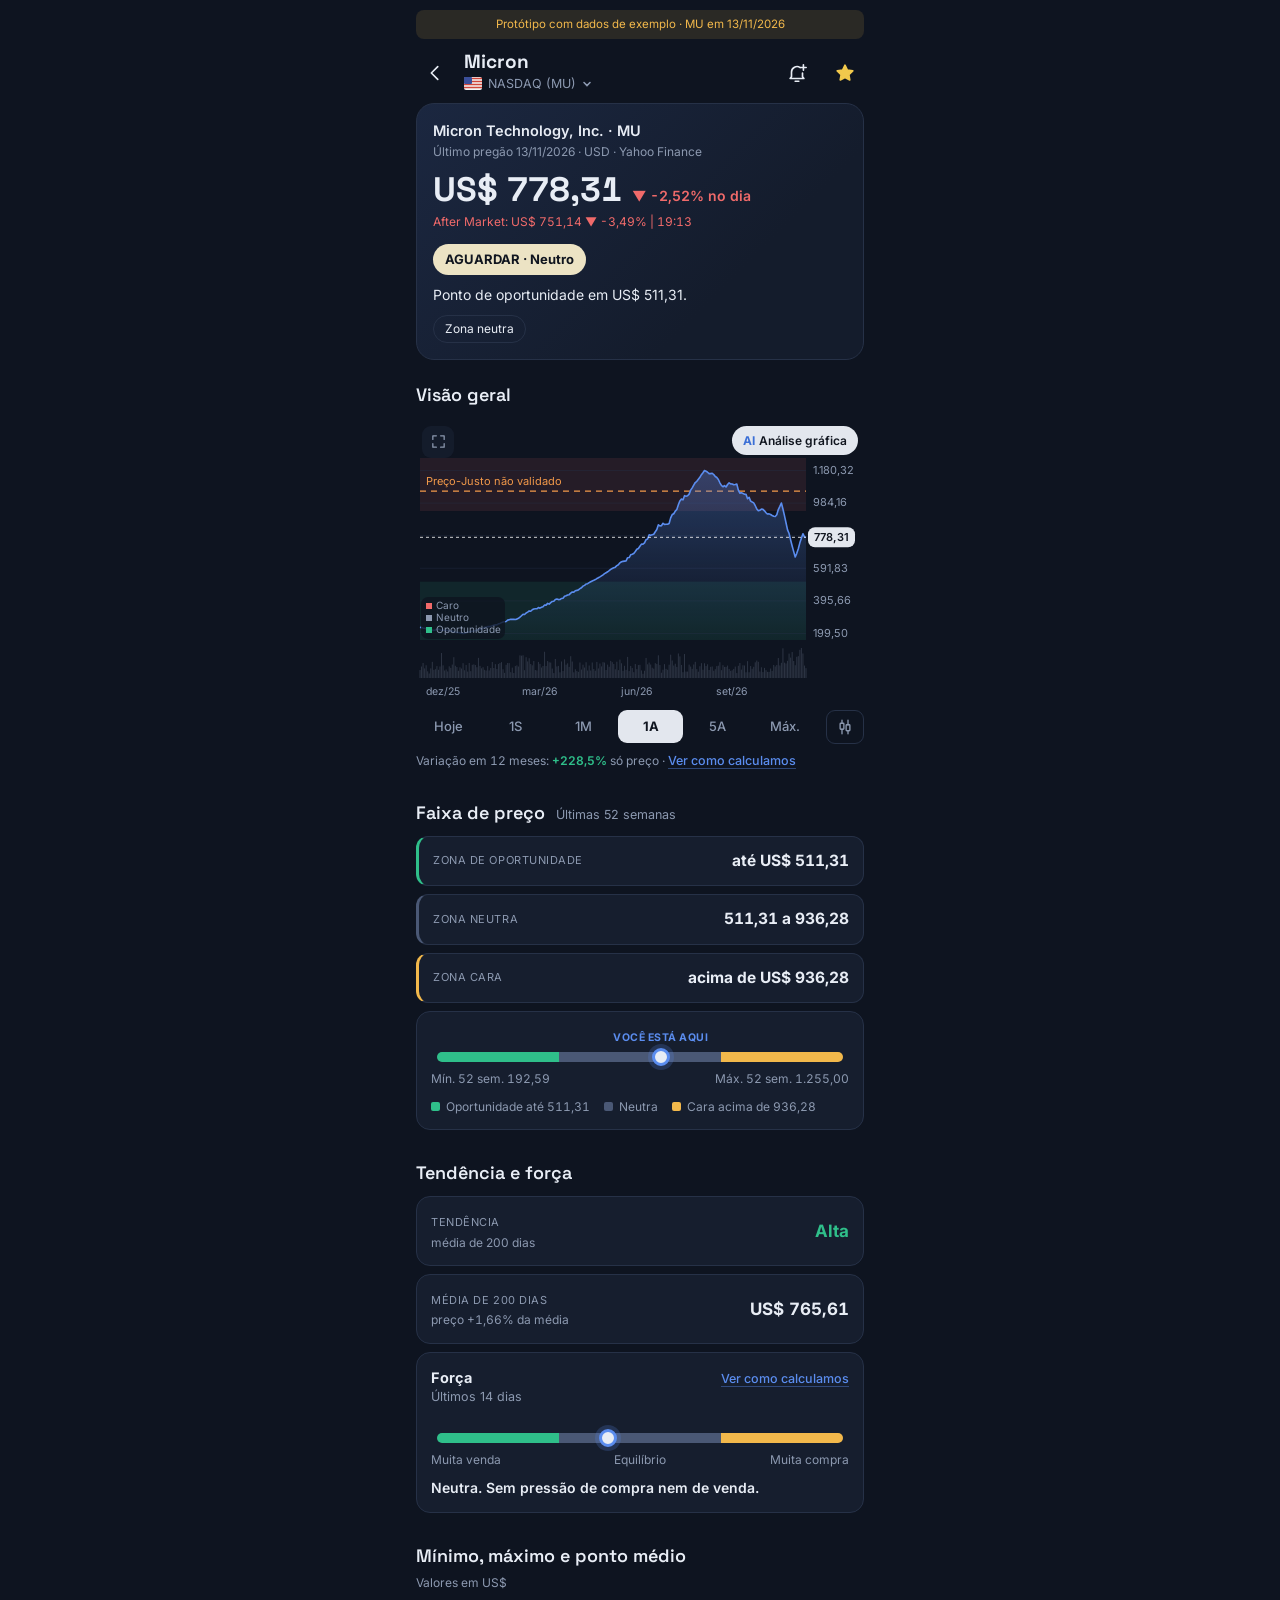
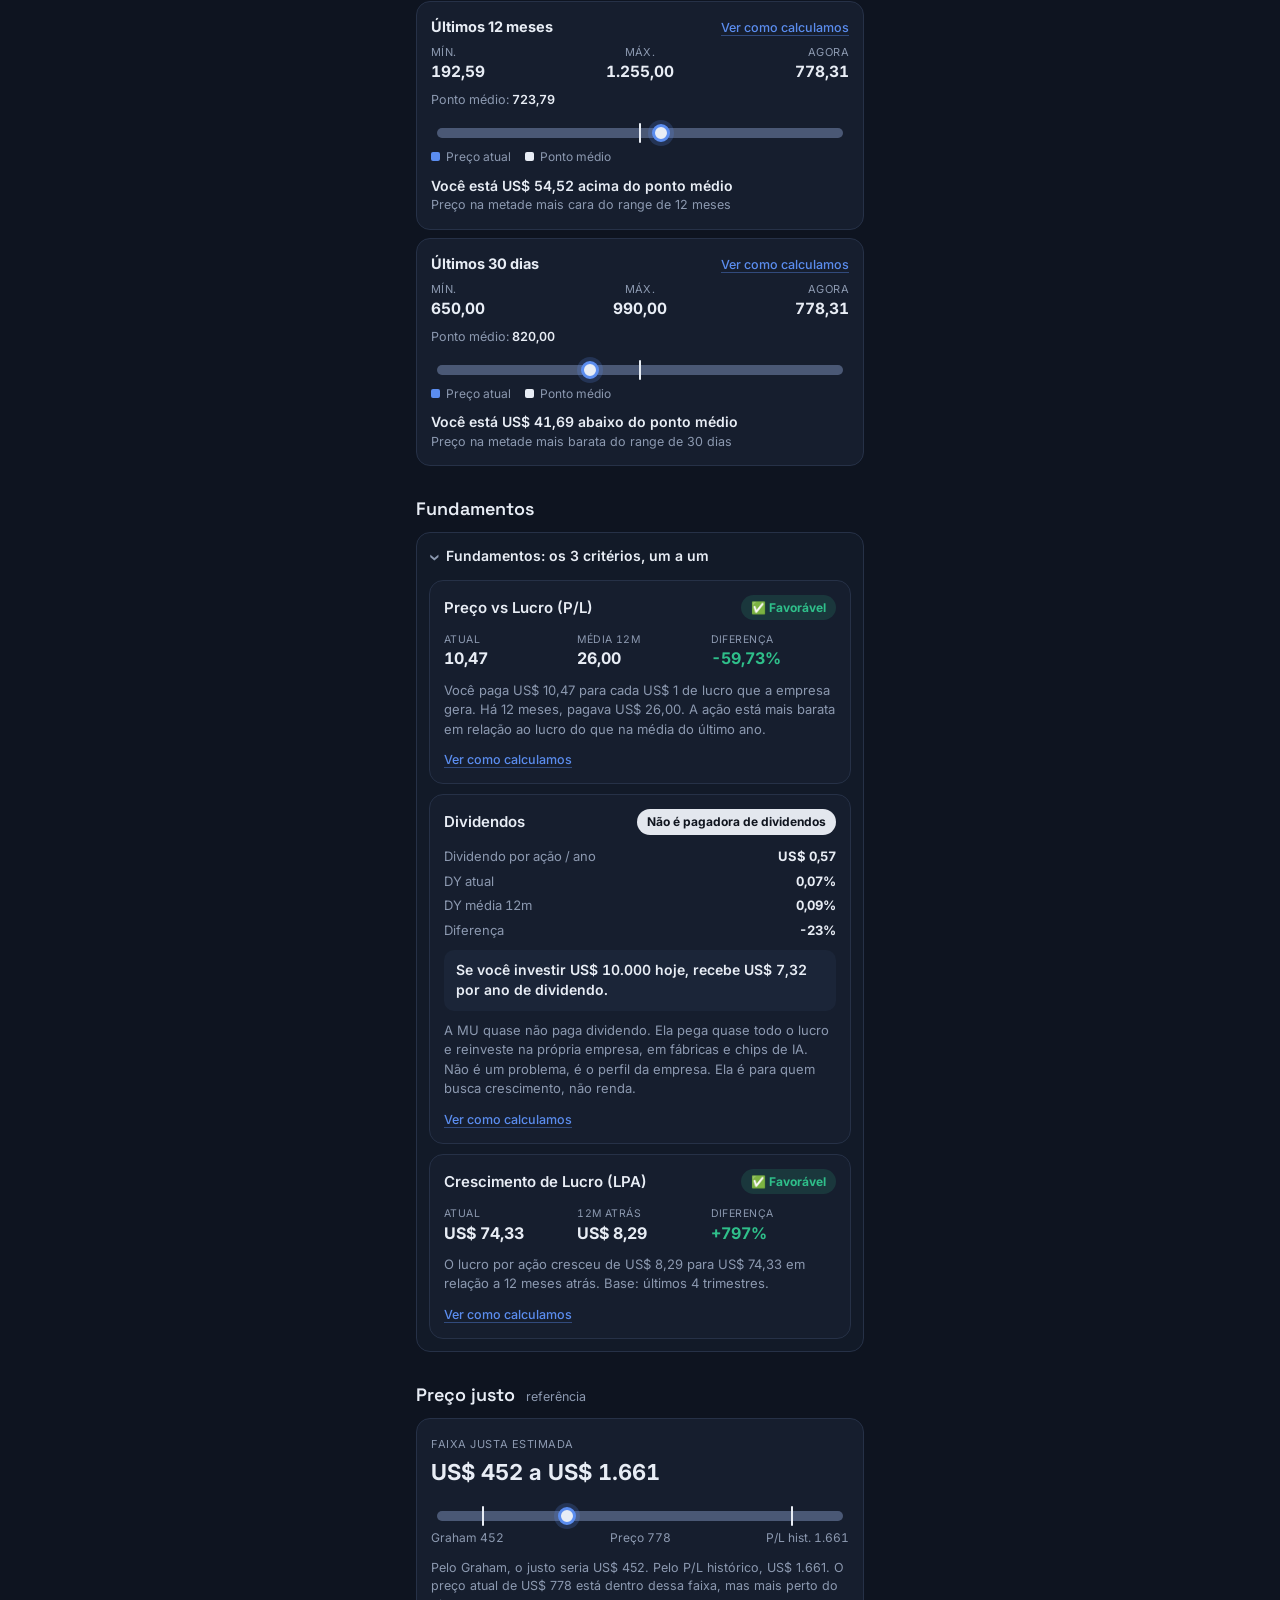
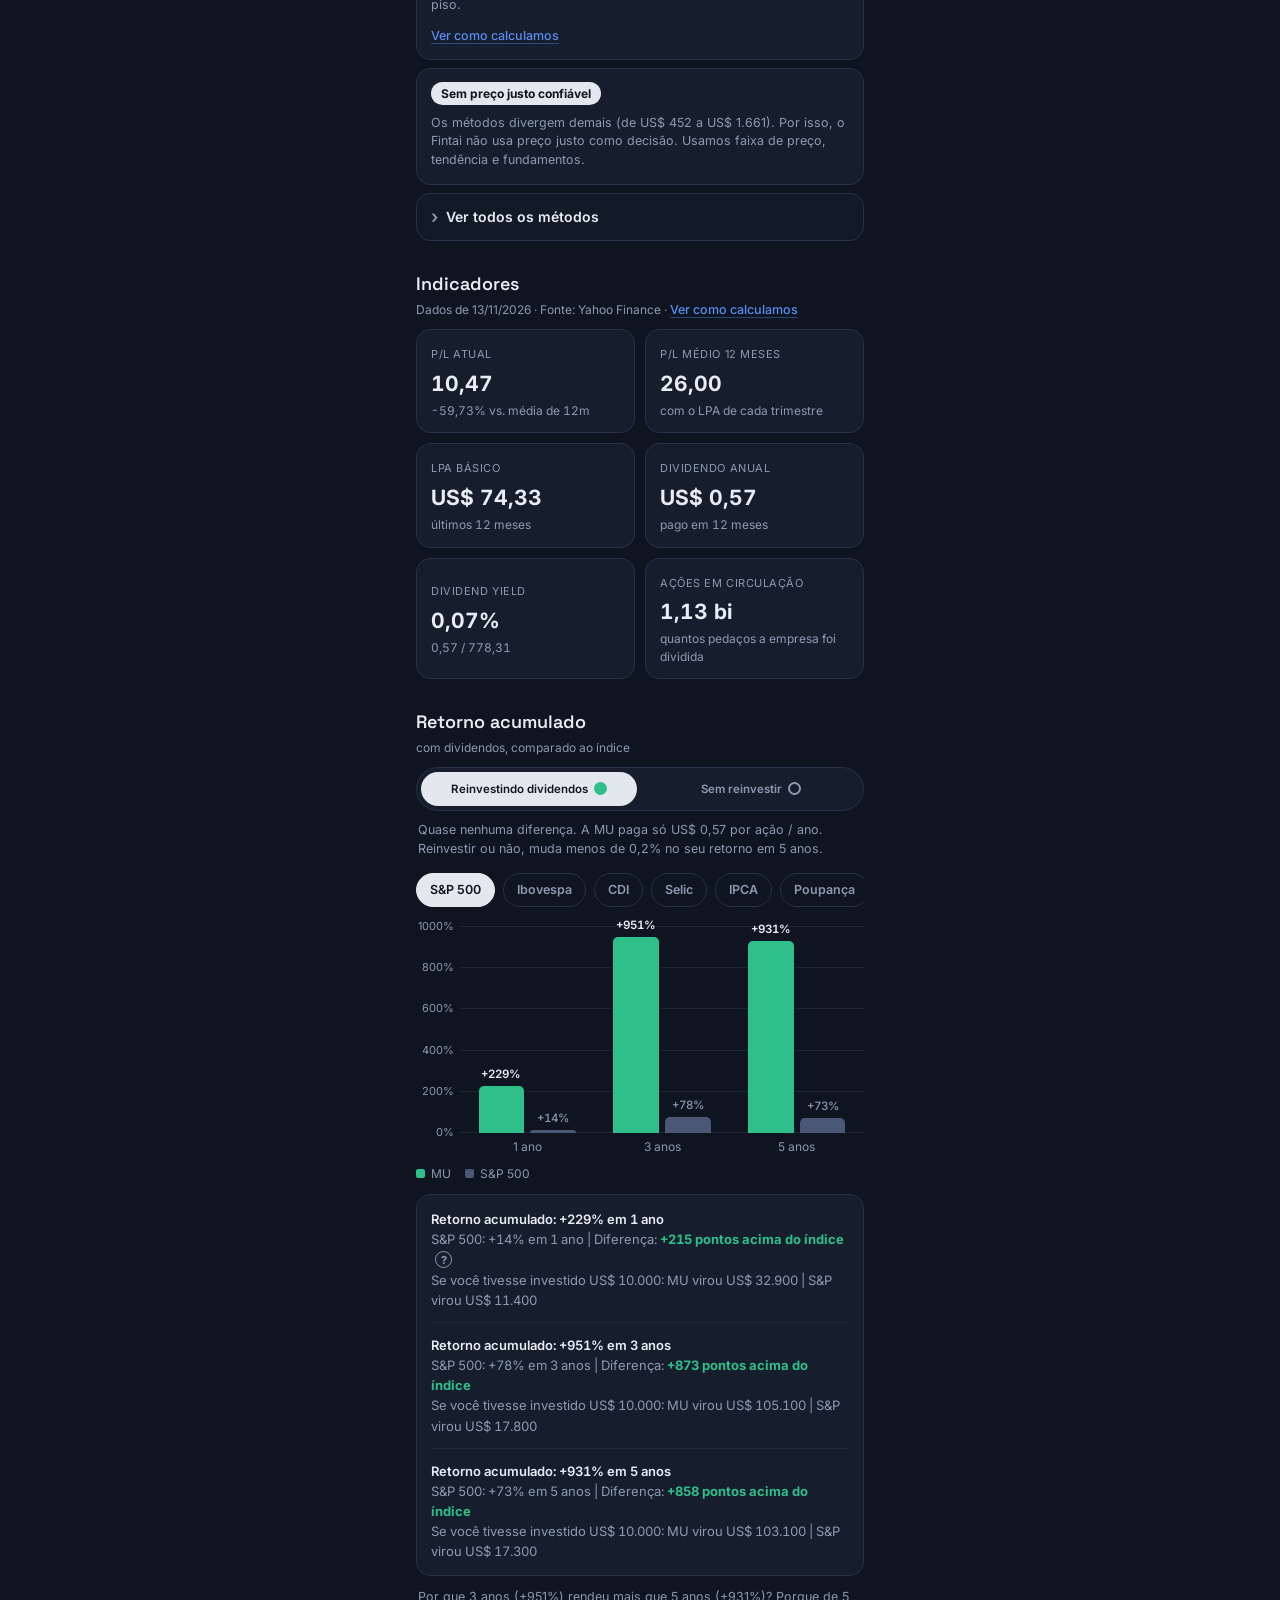
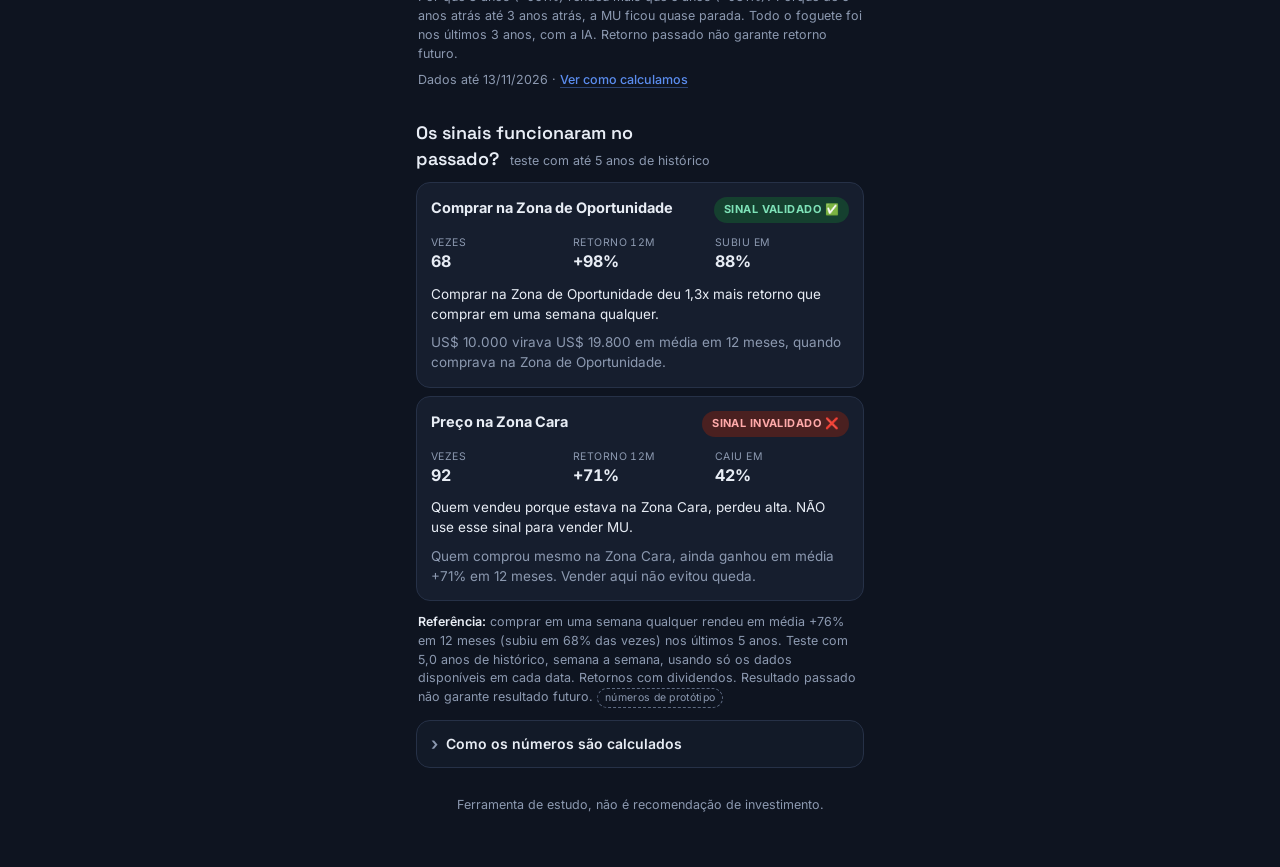
<file: prototipos/fintai-micron.html>
<!doctype html>
<html lang="pt-BR">
<head>
<meta charset="utf-8">
<meta name="viewport" content="width=device-width,initial-scale=1,viewport-fit=cover">
<style>body{margin:0}[hidden]{display:none!important}</style>
</head>
<body>
<title>Fintai Micron</title>
<meta name="claude:viewport-fit-sides" content="cover">
<link rel="stylesheet" href="https://fonts.googleapis.com/css2?family=Inter:wght@400;500;600;700&family=Space+Grotesk:wght@600;700&display=swap">
<style>
/* Layout: coluna única de celular (máx. 480px), cartões escuros, uma régua visual repetida
   (faixa de preço, força, ponto médio, faixa justa) como linguagem comum da tela. */
:root {
  color-scheme: dark;
  --bg: #0e1420; --card: #161e2e; --card2: #1b2538; --borda: #263147;
  --texto: #e8edf5; --suave: #8c99b0; --fraco: #5d6a82;
  --azul: #5b8def; --verde: #2fbf8a; --vermelho: #f06a6a; --ambar: #f2b84b; --ardosia: #4a5875;
  --claro: #e3e7ee; --tinta: #10151f;
  --display: 'Space Grotesk', system-ui, sans-serif;
  --corpo: 'Inter', system-ui, -apple-system, 'Segoe UI', sans-serif;
}
* { box-sizing: border-box; }
body { background: var(--bg); color: var(--texto); font-family: var(--corpo); font-size: 14px; line-height: 1.45; }
.app { max-width: 480px; margin: 0 auto; padding-block: 0 40px;
  padding-left: max(16px, env(safe-area-inset-left, 0px)); padding-right: max(16px, env(safe-area-inset-right, 0px)); }
button { font: inherit; color: inherit; background: none; border: 0; padding: 0; cursor: pointer; }
button:focus-visible, summary:focus-visible { outline: 2px solid var(--azul); outline-offset: 2px; border-radius: 8px; }
.num { font-variant-numeric: tabular-nums; }

.proto { margin: 10px 0 0; padding: 6px 10px; border-radius: 8px; background: #f2b84b1f; color: var(--ambar); font-size: 11.5px; text-align: center; }

/* topo */
.topo { display: flex; align-items: center; gap: 10px; padding: 12px 0 8px; }
.topo .icone { width: 38px; height: 38px; display: grid; place-items: center; border-radius: 50%; flex: none; }
.topo .icone:active { background: var(--card); }
.topo .meio { flex: 1; min-width: 0; }
.topo .nome { font-family: var(--display); font-size: 19px; font-weight: 700; line-height: 1.15; }
.topo .bolsa { display: inline-flex; align-items: center; gap: 6px; color: var(--suave); font-size: 12.5px; margin-top: 2px; }
.topo .bolsa svg { flex: none; }
svg.i { width: 22px; height: 22px; fill: none; stroke: currentColor; stroke-width: 1.8; stroke-linecap: round; stroke-linejoin: round; }

/* cartão de decisão */
.decisao { background: linear-gradient(135deg, #1b2740 0%, #141c2c 70%); border: 1px solid var(--borda); border-radius: 18px; padding: 16px; }
.decisao .razao { font-weight: 600; font-size: 14.5px; }
.decisao .meta { color: var(--suave); font-size: 12px; margin-top: 2px; }
.decisao .linha { display: flex; align-items: baseline; gap: 10px; flex-wrap: wrap; margin-top: 12px; }
.decisao .preco { font-family: var(--display); font-size: 34px; font-weight: 700; line-height: 1; }
.decisao .var { font-weight: 600; font-size: 14px; }
.decisao .after { font-size: 12px; margin-top: 6px; color: var(--vermelho); }
.badge { display: inline-block; margin-top: 14px; padding: 6px 12px; border-radius: 999px; font-size: 13px; font-weight: 700; background: #ece3c4; color: var(--tinta); }
.badge.COMPRAR { background: #bfecd9; } .badge.CARO { background: #f6d99a; } .badge.VENDER { background: #f6c1c1; }
.decisao .ponto { margin-top: 10px; font-size: 14px; }
.pilula { display: inline-block; margin-top: 10px; border: 1px solid var(--borda); border-radius: 999px; padding: 4px 11px; font-size: 12px; color: var(--texto); }

.visao-t { font-family: var(--display); font-size: 18px; font-weight: 600; margin: 22px 0 0; }

/* gráfico */
.grafico { position: relative; margin-top: 12px; }
.grafico canvas { display: block; width: 100%; height: 280px; touch-action: pan-y; border-radius: 12px; }
.grafico.grande canvas { height: 440px; }
.grafico .expandir { position: absolute; top: 6px; left: 6px; width: 32px; height: 32px; border-radius: 9px; background: #161e2ecc; display: grid; place-items: center; color: var(--suave); }
.grafico .ia { position: absolute; top: 6px; right: 6px; padding: 6px 11px; border-radius: 999px; background: var(--claro); color: var(--tinta); font-size: 12px; font-weight: 600; }
.grafico .ia b { color: #3b6fd6; margin-right: 4px; }
.aviso { margin-top: 8px; padding: 9px 11px; border-radius: 10px; background: var(--card); border: 1px solid var(--borda); color: var(--suave); font-size: 12.5px; }
.escalas { display: flex; align-items: center; gap: 2px; margin-top: 10px; }
.escalas .e { flex: 1; padding: 7px 0; border-radius: 9px; color: var(--suave); font-size: 13px; font-weight: 500; text-align: center; }
.escalas .e[aria-pressed="true"] { background: var(--claro); color: var(--tinta); font-weight: 700; }
.escalas .vela { flex: none; width: 38px; height: 34px; margin-left: 6px; border-radius: 9px; display: grid; place-items: center; color: var(--suave); border: 1px solid var(--borda); }
.escalas .vela[aria-pressed="true"] { color: var(--texto); border-color: var(--azul); }
.legenda-var { color: var(--suave); font-size: 12px; margin-top: 8px; }
.legenda-var b { font-weight: 600; }

/* seções */
.sec { margin-top: 30px; }
.sec > h2 { font-family: var(--display); font-size: 18px; font-weight: 600; margin: 0 0 10px; text-wrap: balance; }
.sec > h2 small { font-family: var(--corpo); font-weight: 400; color: var(--suave); font-size: 12.5px; margin-left: 6px; }
.sub { color: var(--suave); font-size: 12px; margin: -6px 0 10px; }
.card { background: var(--card); border: 1px solid var(--borda); border-radius: 14px; padding: 14px; }
.pilha { display: grid; gap: 8px; }
.rot { color: var(--suave); font-size: 11px; letter-spacing: .05em; text-transform: uppercase; }
.link { color: var(--azul); font-size: 12.5px; font-weight: 500; text-decoration: underline; text-underline-offset: 3px; text-decoration-color: #5b8def66; }
.nota { color: var(--suave); font-size: 12.5px; line-height: 1.5; }
.nota b { color: var(--texto); font-weight: 600; }
.tag-proto { display: inline-block; padding: 1px 7px; border-radius: 999px; border: 1px dashed var(--fraco); color: var(--suave); font-size: 10.5px; letter-spacing: .03em; vertical-align: middle; }

/* linha simples: rótulo à esquerda, valor à direita */
.zona { display: flex; justify-content: space-between; align-items: center; gap: 12px; background: var(--card); border: 1px solid var(--borda);
  border-left: 3px solid var(--c); border-radius: 12px; padding: 13px 14px; }
.zona b { font-size: 15.5px; font-weight: 700; text-align: right; }
.duas { display: flex; justify-content: space-between; align-items: center; gap: 12px; }
.duas .dir { font-size: 17px; font-weight: 700; text-align: right; white-space: nowrap; }
.duas .esq small { display: block; color: var(--suave); font-size: 12px; margin-top: 2px; }

/* régua */
.regua { position: relative; height: 10px; border-radius: 999px; margin: 26px 6px 8px; }
.regua .traco { position: absolute; top: -5px; width: 2px; height: 20px; transform: translateX(-1px); border-radius: 2px; background: var(--texto); }
.regua .bola { position: absolute; top: -4px; width: 18px; height: 18px; transform: translateX(-9px); border-radius: 50%; background: var(--texto);
  border: 3px solid var(--azul); box-shadow: 0 0 0 4px #5b8def33; }
.regua button.bola { cursor: pointer; }
.regua .aqui { position: absolute; top: -22px; transform: translateX(-50%); font-size: 10.5px; font-weight: 700; letter-spacing: .05em; color: var(--azul); white-space: nowrap; }
.regua .balao { position: absolute; top: -30px; transform: translateX(-50%); background: var(--claro); color: var(--tinta); font-weight: 700; font-size: 12px; padding: 2px 8px; border-radius: 999px; }
.pontas { display: flex; justify-content: space-between; gap: 8px; color: var(--suave); font-size: 12px; }
.pontas.tres span { flex: 1; } .pontas.tres span:nth-child(2) { text-align: center; } .pontas.tres span:nth-child(3) { text-align: right; }
.leg { display: flex; flex-wrap: wrap; gap: 6px 14px; color: var(--suave); font-size: 12px; margin-top: 10px; }
.leg span::before { content: ""; display: inline-block; width: 9px; height: 9px; border-radius: 2px; margin-right: 6px; background: var(--c); }

/* bloco mín/máx */
.trio { display: grid; grid-template-columns: repeat(3, 1fr); gap: 8px; margin-top: 8px; }
.trio div span { display: block; color: var(--suave); font-size: 11px; letter-spacing: .04em; text-transform: uppercase; }
.trio div b { font-size: 15.5px; }
.trio div:nth-child(2) { text-align: center; } .trio div:nth-child(3) { text-align: right; }
.destaque { margin-top: 10px; font-weight: 600; }
.cab { display: flex; justify-content: space-between; align-items: baseline; gap: 10px; }
.cab strong { font-size: 14.5px; }

/* fundamentos */
details.acord { border: 1px solid var(--borda); border-radius: 14px; background: #121a28; }
details.acord > summary { padding: 13px 14px; font-weight: 600; cursor: pointer; list-style: none; display: flex; gap: 8px; align-items: center; }
details.acord > summary::-webkit-details-marker { display: none; }
details.acord > summary::before { content: "›"; display: inline-block; color: var(--suave); font-size: 18px; line-height: 1; transition: transform .15s; }
details.acord[open] > summary::before { transform: rotate(90deg); }
details.acord > .dentro { padding: 0 12px 12px; display: grid; gap: 10px; }
.crit .topo-c { display: flex; justify-content: space-between; align-items: center; gap: 8px; flex-wrap: wrap; }
.crit .nome { font-weight: 600; font-size: 15px; }
.st { font-size: 12px; font-weight: 700; padding: 4px 10px; border-radius: 999px; white-space: nowrap; }
.st.bom { background: #2fbf8a26; color: var(--verde); } .st.ruim { background: #f06a6a26; color: var(--vermelho); }
.st.neutro { background: var(--claro); color: var(--tinta); }
.vals { display: grid; grid-template-columns: repeat(3, 1fr); gap: 8px; margin: 12px 0 10px; }
.vals span { display: block; color: var(--suave); font-size: 10.5px; letter-spacing: .04em; text-transform: uppercase; }
.vals b { font-size: 16px; }
.lista-v { margin: 12px 0 10px; display: grid; gap: 6px; }
.lista-v div { display: flex; justify-content: space-between; gap: 10px; color: var(--suave); font-size: 13px; }
.lista-v b { color: var(--texto); }
.exemplo { background: var(--card2); border-radius: 10px; padding: 10px 12px; font-weight: 600; margin-bottom: 10px; }
.crit p { margin: 0 0 10px; color: var(--suave); font-size: 13px; line-height: 1.5; }

/* indicadores */
.grade2 { display: grid; grid-template-columns: 1fr 1fr; gap: 10px; }
.ind { text-align: left; background: var(--card); border: 1px solid var(--borda); border-radius: 14px; padding: 13px 14px; min-width: 0; }
.ind .v { display: block; font-size: 21px; font-weight: 700; margin: 5px 0 3px; overflow-wrap: anywhere; }
.ind .s { display: block; color: var(--suave); font-size: 12px; }
.ind .dica { display: none; margin-top: 9px; padding-top: 9px; border-top: 1px solid var(--borda); color: var(--texto); font-size: 12.5px; line-height: 1.45; }
.ind[aria-expanded="true"] { border-color: var(--azul); } .ind[aria-expanded="true"] .dica { display: block; }

/* retorno */
.toggle { display: flex; gap: 6px; background: var(--card); border: 1px solid var(--borda); border-radius: 999px; padding: 4px; }
.toggle button { flex: 1; padding: 9px 4px; border-radius: 999px; color: var(--suave); font-size: 11.5px; white-space: nowrap; font-weight: 600; display: flex; align-items: center; justify-content: center; gap: 6px; }
.toggle button::after { content: ""; width: 9px; height: 9px; border-radius: 50%; border: 2px solid currentColor; flex: none; }
.toggle button[aria-pressed="true"] { background: var(--claro); color: var(--tinta); }
.toggle button[aria-pressed="true"]::after { background: var(--verde); border-color: var(--verde); }
.chips { display: flex; gap: 8px; overflow-x: auto; padding: 2px 0 4px; margin-top: 12px; scrollbar-width: none; }
.chips::-webkit-scrollbar { display: none; }
.chips button { flex: none; padding: 7px 13px; border-radius: 999px; border: 1px solid var(--borda); color: var(--suave); font-size: 12.5px; font-weight: 600; }
.chips button[aria-pressed="true"] { background: var(--claro); color: var(--tinta); border-color: var(--claro); }
.barras { position: relative; height: 230px; margin: 16px 0 0 44px; }
.barras .grade-y { position: absolute; inset: 0 0 24px 0; }
.barras .grade-y div { position: absolute; left: 0; right: 0; border-top: 1px solid #26314799; }
.barras .grade-y span { position: absolute; left: -44px; width: 38px; text-align: right; transform: translateY(-50%); color: var(--suave); font-size: 11px; }
.barras .cols { position: absolute; inset: 0 0 24px 0; display: flex; }
.barras .col { flex: 1; display: flex; align-items: flex-end; justify-content: center; gap: 6px; position: relative; }
.barras .b { width: 34%; max-width: 46px; min-height: 3px; border-radius: 5px 5px 0 0; position: relative; transition: height .45s cubic-bezier(.2,.8,.2,1); }
.barras .b.acao { background: var(--verde); } .barras .b.idx { background: var(--ardosia); }
.barras .b i { position: absolute; bottom: 100%; left: 50%; transform: translateX(-50%); font-style: normal; font-size: 11.5px; font-weight: 600; white-space: nowrap; padding-bottom: 3px; }
.barras .b.idx i { color: var(--suave); font-weight: 500; }
.barras .col em { position: absolute; top: 100%; font-style: normal; color: var(--suave); font-size: 12px; padding-top: 5px; }
.resumo > div { padding: 12px 0; border-bottom: 1px solid #26314799; font-size: 13px; line-height: 1.55; color: var(--suave); }
.resumo > div:first-child { padding-top: 0; } .resumo > div:last-child { border-bottom: 0; padding-bottom: 0; }
.resumo b { color: var(--texto); font-weight: 600; } .resumo .dif { color: var(--verde); font-weight: 700; }
.resumo .dif.neg { color: var(--vermelho); }
.q { display: inline-grid; place-items: center; width: 17px; height: 17px; border-radius: 50%; border: 1px solid var(--suave); color: var(--suave); font-size: 11px; font-weight: 700; margin-left: 4px; vertical-align: 1px; }
.dica-q { display: block; margin-top: 6px; padding: 8px 10px; border-radius: 9px; background: var(--card2); color: var(--texto); font-size: 12.5px; }

/* backtest */
.selo { font-size: 11px; font-weight: 700; letter-spacing: .04em; padding: 5px 10px; border-radius: 999px; white-space: nowrap; }
.selo.ok { background: #15402f; color: #7ee2b8; } .selo.nao { background: #4a2020; color: #ffaaaa; }
.bt p { margin: 0 0 8px; font-size: 13.5px; line-height: 1.5; } .bt p:last-child { margin: 0; color: var(--suave); }

/* folha (modal) */
.fundo { position: fixed; inset: 0; background: #05080fb3; z-index: 40; display: flex; align-items: flex-end; justify-content: center; }
.folha { width: 100%; max-width: 480px; max-height: 82%; overflow-y: auto; background: var(--card2); border: 1px solid var(--borda); border-bottom: 0;
  border-radius: 20px 20px 0 0; padding: 18px;
  padding-left: max(18px, env(safe-area-inset-left, 0px)); padding-right: max(18px, env(safe-area-inset-right, 0px));
  padding-bottom: calc(22px + env(safe-area-inset-bottom, 0px)); }
.folha .cab { align-items: center; margin-bottom: 10px; }
.folha h3 { font-family: var(--display); font-size: 17px; margin: 0; }
.folha .x { width: 34px; height: 34px; border-radius: 50%; background: var(--card); display: grid; place-items: center; color: var(--suave); font-size: 18px; flex: none; }
.folha p, .folha li { color: var(--suave); font-size: 13.5px; line-height: 1.55; }
.folha p { margin: 0 0 10px; } .folha ul { margin: 0 0 10px; padding-left: 18px; }
.folha b { color: var(--texto); }
.folha code { display: block; background: var(--bg); border-radius: 9px; padding: 9px 11px; margin: 6px 0 12px; font-family: ui-monospace, 'SF Mono', Menlo, monospace; font-size: 12.5px; color: var(--texto); overflow-x: auto; white-space: nowrap; }
@media (prefers-reduced-motion: reduce) { * { transition: none !important; } }
</style>

<div class="app">
  <div class="proto">Protótipo com dados de exemplo · MU em 13/11/2026</div>

  <header class="topo">
    <button class="icone" aria-label="Voltar"><svg class="i" viewBox="0 0 24 24"><path d="M15 5l-7 7 7 7"/></svg></button>
    <div class="meio">
      <div class="nome">Micron</div>
      <button class="bolsa" aria-label="Trocar de bolsa">
        <svg width="18" height="13" viewBox="0 0 18 13" aria-hidden="true"><rect width="18" height="13" rx="2" fill="#f4f4f4"/><path d="M0 1.5h18M0 4.5h18M0 7.5h18M0 10.5h18" stroke="#d0463b" stroke-width="1.6"/><rect width="8" height="7" rx="1" fill="#3a4f9a"/></svg>
        NASDAQ (MU)
        <svg width="10" height="10" viewBox="0 0 10 10" aria-hidden="true"><path d="M2 3.5l3 3 3-3" fill="none" stroke="currentColor" stroke-width="1.6" stroke-linecap="round"/></svg>
      </button>
    </div>
    <button class="icone" aria-label="Criar alerta"><svg class="i" viewBox="0 0 24 24"><path d="M6 16V11a6 6 0 0 1 9.5-4.9M18 12v4l1.5 2h-15L6 16M10 21h4M19 3v6M16 6h6"/></svg></button>
    <button class="icone" id="fav" aria-label="Favorito" aria-pressed="true"><svg class="i" viewBox="0 0 24 24" style="stroke:#f2c94c;fill:#f2c94c"><path d="M12 3.5l2.6 5.4 5.9.8-4.3 4.1 1 5.8L12 16.9l-5.2 2.7 1-5.8-4.3-4.1 5.9-.8z"/></svg></button>
  </header>

  <section id="decisao"></section>

  <h2 class="visao-t">Visão geral</h2>

  <main id="visao">
    <section id="grafico"></section>
    <section class="sec" id="faixa"></section>
    <section class="sec" id="tendencia"></section>
    <section class="sec" id="minmax"></section>
    <section class="sec" id="fundamentos"></section>
    <section class="sec" id="justo"></section>
    <section class="sec" id="indicadores"></section>
    <section class="sec" id="retorno"></section>
    <section class="sec" id="backtest"></section>
    <p class="nota" style="text-align:center;margin-top:28px">Ferramenta de estudo, não é recomendação de investimento.</p>
  </main>
</div>
<div class="fundo" id="fundo" hidden><div class="folha" role="dialog" aria-modal="true" aria-labelledby="folha-t">
  <div class="cab"><h3 id="folha-t"></h3><button class="x" id="folha-x" aria-label="Fechar">×</button></div>
  <div id="folha-c"></div>
</div></div>

<script>
/* =====================================================================================
   FONTE ÚNICA DE VERDADE. Todo componente lê daqui; nenhum número é digitado no layout.
   Valores marcados MOCK são de protótipo e devem vir da API.
   ===================================================================================== */
const DADOS = {
  MU: {
    ticker: 'MU', nome: 'Micron', razao: 'Micron Technology, Inc.', bolsa: 'NASDAQ', moeda: 'US$', codMoeda: 'USD',
    data: '13/11/2026', hora: '19:13', fonte: 'Yahoo Finance',
    preco: 778.31, varDia: -2.52,
    after: { preco: 751.14, variacao: -3.49, hora: '19:13' },
    min52: 192.59, max52: 1255.00, min30: 650.00, max30: 990.00,
    mm200: 765.61, tendencia: 'Alta', forca: 42,                 // força = IFR de 14 dias (uso interno)
    pl: 10.47, plMedio12: 26.00, lpa: 74.33, lpa12Atras: 8.29,
    dividendo: 0.57, dyMedio12: 0.09, dyDiferenca: -23, acoes: 1.13e9,
    vpa: 122.35, plHistorico: 22.34, graham: 452.35, justoPL: 1660.53,
    bazin: 8.33, divMedio5: 0.50,
    retorno: { periodos: ['1 ano', '3 anos', '5 anos'], total: [229, 951, 931],
               preco: [228.5, 950.7, 930.3] },                    // MOCK: só preço, sem reinvestir
    preco1AnoAtras: 236.95, data1AnoAtras: '13/11/2025',
    comparadores: {                                               // MOCK: plugar em Yahoo / BCB / B3
      sp500:    { nome: 'S&P 500',  curto: 'S&P',      artigo: 'do índice',   moeda: 'US$', v: [14, 78, 73] },
      ibov:     { nome: 'Ibovespa', curto: 'Ibovespa', artigo: 'do índice',   moeda: 'R$',  v: [18, 45, 62] },
      cdi:      { nome: 'CDI',      curto: 'CDI',      artigo: 'do CDI',      moeda: 'R$',  v: [14.5, 42, 68] },
      selic:    { nome: 'Selic',    curto: 'Selic',    artigo: 'da Selic',    moeda: 'R$',  v: [15, 43, 69] },
      ipca:     { nome: 'IPCA',     curto: 'IPCA',     artigo: 'do IPCA',     moeda: 'R$',  v: [4.5, 15, 28] },
      poupanca: { nome: 'Poupança', curto: 'Poupança', artigo: 'da poupança', moeda: 'R$',  v: [8.5, 24, 38] },
    },
    comparadorPadrao: 'sp500',
    backtest: {                                                   // MOCK: RECALCULAR NA API
      '5a':  { anos: 5.0, oportunidade: { vezes: 68,  retorno: 98,  acerto: 88 }, cara: { vezes: 92,  retorno: 71, acerto: 42 },
               referencia: { retorno: 76, subiu: 68 } },
      'max': { anos: 9.0, oportunidade: { vezes: 121, retorno: 108, acerto: 90 }, cara: { vezes: 164, retorno: 76, acerto: 43 },
               referencia: null },
    },
  },
};

/* ------------------------------------------------------------ formatação */
const f = (v, casas = 2) => v.toLocaleString('pt-BR', { minimumFractionDigits: casas, maximumFractionDigits: casas });
const din = (d, v, casas = 2) => `${d.moeda} ${f(v, casas)}`;
const sinal = (v, casas = 2) => `${v > 0 ? '+' : v < 0 ? '-' : ''}${f(Math.abs(v), casas)}%`;
const pctFlex = v => sinal(v, Number.isInteger(v) ? 0 : 1);
const seta = v => (v >= 0 ? '▲' : '▼');
const cor = v => (v >= 0 ? 'var(--verde)' : 'var(--vermelho)');
const $ = id => document.getElementById(id);

/* ------------------------------------------------------------ regras (espelham utils/percentile e utils/signals) */
const P_OPORTUNIDADE = 30, P_COMPRA = 35, P_CARO = 70, ACERTO_MIN = 60, CASOS_MIN = 8;
const posicaoNaFaixa = (preco, min, max) => max <= min ? 50 : Math.max(0, Math.min(100, (preco - min) / (max - min) * 100));
const precoNaPosicao = (min, max, p) => min + (max - min) * p / 100;
function zonas(d) {
  return { oportunidade: precoNaPosicao(d.min52, d.max52, P_OPORTUNIDADE), cara: precoNaPosicao(d.min52, d.max52, P_CARO) };
}
function seloBacktest(tipo, s, ref) {
  if (!s || s.vezes < CASOS_MIN) return false;
  if (!ref) return tipo === 'compra' ? s.acerto > ACERTO_MIN : false;
  return tipo === 'compra' ? s.acerto > ACERTO_MIN && s.retorno > ref.retorno
                           : s.acerto > ACERTO_MIN && s.retorno < ref.retorno;
}
function decidir(d) {
  const p = posicaoNaFaixa(d.preco, d.min52, d.max52), bt = d.backtest['5a'], z = zonas(d);
  const compraOk = seloBacktest('compra', bt.oportunidade, bt.referencia);
  const vendaOk = seloBacktest('venda', bt.cara, bt.referencia);
  if (p >= P_CARO) return vendaOk
    ? { codigo: 'VENDER', rotulo: 'VENDER · Validado', texto: 'No histórico, a ação caiu na maioria das vezes depois de entrar na Zona Cara.', zona: 'Zona cara' }
    : { codigo: 'CARO', rotulo: 'CARO · Não comprar', texto: `Caro para comprar agora. Volta à Zona Neutra abaixo de ${din(d, z.cara)}.`, zona: 'Zona cara' };
  if (p <= P_COMPRA && compraOk)
    return { codigo: 'COMPRAR', rotulo: 'COMPRAR · Oportunidade', texto: 'Preço baixo e sinal de compra validado pelo histórico.', zona: p <= P_OPORTUNIDADE ? 'Zona de oportunidade' : 'Zona neutra' };
  return { codigo: 'AGUARDAR', rotulo: 'AGUARDAR · Neutro', texto: `Ponto de oportunidade em ${din(d, z.oportunidade)}.`, zona: p <= P_OPORTUNIDADE ? 'Zona de oportunidade' : 'Zona neutra' };
}

/* ------------------------------------------------------------ folha "Ver como calculamos" */
function abrirFolha(titulo, html) {
  $('folha-t').textContent = titulo; $('folha-c').innerHTML = html; $('fundo').hidden = false; $('folha-x').focus();
}
function fecharFolha() { $('fundo').hidden = true; }
$('folha-x').addEventListener('click', fecharFolha);
$('fundo').addEventListener('click', e => { if (e.target === $('fundo')) fecharFolha(); });
document.addEventListener('keydown', e => { if (e.key === 'Escape') fecharFolha(); });
const FOLHAS = {};
document.addEventListener('click', e => {
  const b = e.target.closest('[data-folha]');
  if (b && FOLHAS[b.dataset.folha]) { const [t, h] = FOLHAS[b.dataset.folha](); abrirFolha(t, h); }
});
const fonteHtml = d => `<p><b>Fonte:</b> ${d.fonte} · atualizado em ${d.data} às ${d.hora}.</p>`;

/* =====================================================================================
   Componentes. Cada um recebe o elemento e o ticker, e lê só de DADOS[ticker].
   ===================================================================================== */

function DecisionCard(el, { ticker }) {
  const d = DADOS[ticker], e = decidir(d);
  el.innerHTML = `<div class="decisao">
    <div class="razao">${d.razao} · ${d.ticker}</div>
    <div class="meta">Último pregão ${d.data} · ${d.codMoeda} · ${d.fonte}</div>
    <div class="linha"><span class="preco num">${din(d, d.preco)}</span>
      <span class="var num" style="color:${cor(d.varDia)}">${seta(d.varDia)} ${sinal(d.varDia)} no dia</span></div>
    <div class="after num" style="color:${cor(d.after.variacao)}">After Market: ${din(d, d.after.preco)} ${seta(d.after.variacao)} ${sinal(d.after.variacao)} | ${d.after.hora}</div>
    <div><span class="badge ${e.codigo}">${e.rotulo}</span></div>
    <div class="ponto">${e.texto}</div>
    <span class="pilula">${e.zona}</span>
  </div>`;
}

/* ------------------------------------------------------------ séries de exemplo para o gráfico */
function semente(s) { return () => (s = (s * 1664525 + 1013904223) >>> 0) / 4294967296; }
function gerarSerie(ancoras, n, ruido, seed, lo, hi) {
  const r = semente(seed), c = new Array(n);
  let a = 0, w = 0;
  for (let i = 0; i < n; i++) {
    while (a < ancoras.length - 2 && i > ancoras[a + 1][0]) a++;
    const [i0, p0] = ancoras[a], [i1, p1] = ancoras[a + 1];
    const t = i1 === i0 ? 0 : (i - i0) / (i1 - i0);
    w = w * 0.82 + (r() - 0.5) * ruido;
    let v = Math.exp(Math.log(p0) + (Math.log(p1) - Math.log(p0)) * t + w * Math.sin(Math.PI * t));
    c[i] = Math.max(lo, Math.min(hi, v));
  }
  ancoras.forEach(([i, p]) => { c[i] = p; });
  const v = c.map((x, i) => (0.35 + r() * 0.65) * (1 + 2.2 * Math.abs(i ? x / c[i - 1] - 1 : 0) * 20));
  return { c, v };
}
function construirSeries(d) {
  const fim = new Date(2026, 10, 13, 16, 0), P = d.preco, abertura = P / (1 + d.varDia / 100);
  const datas = (n, passo) => Array.from({ length: n }, (_, i) => passo(n - 1 - i));
  const diasUteis = k => { const x = new Date(fim); let r = k; while (r > 0) { x.setDate(x.getDate() - 1); if (x.getDay() % 6) r--; } return x; };
  const S = {};
  let s = gerarSerie([[0, abertura], [14, 786], [40, 771.2], [62, 783], [78, P]], 79, 0.004, 7, 760, 805);
  S.hoje = { ...s, t: datas(79, k => new Date(fim.getTime() - k * 5 * 60000)), rot: 'hora', variacao: 'no dia' };
  s = gerarSerie([[0, 742], [20, 801], [38, 812], [51, abertura], [64, P]], 65, 0.012, 11, 700, 830);
  S['1s'] = { ...s, t: datas(65, k => { const x = diasUteis(Math.floor(k / 13)); x.setHours(16, 0); return new Date(x.getTime() - (k % 13) * 30 * 60000); }), rot: 'dia', variacao: 'em 7 dias' };
  s = gerarSerie([[0, 905], [35, 985], [98, 660], [133, 800], [153, P]], 154, 0.02, 23, d.min30 + 5, d.max30 - 2);
  S['1m'] = { ...s, t: datas(154, k => { const x = diasUteis(Math.floor(k / 7)); x.setHours(16, 0); return new Date(x.getTime() - (k % 7) * 3600000); }), rot: 'dia', variacao: 'em 30 dias' };
  s = gerarSerie([[0, d.preco1AnoAtras], [28, 199.5], [120, 560], [185, 1180.32], [230, 905], [235, 985], [244, 660], [249, 800], [251, P]], 252, 0.045, 31, 199.5, 1180.32);
  S['1a'] = { ...s, t: datas(252, diasUteis), rot: 'mes', variacao: 'em 12 meses', casas: 1, soPreco: true };
  s = gerarSerie([[0, 75.5], [40, 95], [75, 68.38], [104, 74.05], [150, 120], [208, d.preco1AnoAtras], [216, 200], [243, 1180.32], [259, P]], 260, 0.07, 43, 68.38, 1180.32);
  S['5a'] = { ...s, t: datas(260, k => new Date(fim.getTime() - k * 7 * 864e5)), rot: 'ano', variacao: 'em 5 anos' };
  s = gerarSerie([[0, 1.5], [140, 8], [193, 95], [220, 9], [294, 2.5], [365, 34], [380, 11], [408, 60], [449, 94], [461, 52], [473, 74], [497, d.preco1AnoAtras], [505, 1180.32], [508, P]], 509, 0.16, 59, 1.1, 1180.32);
  S.max = { ...s, t: datas(509, k => new Date(2026, 10 - k, 13)), rot: 'ano', variacao: 'em todo o histórico' };
  return S;
}
const MESES = ['jan.', 'fev.', 'mar.', 'abr.', 'mai.', 'jun.', 'jul.', 'ago.', 'set.', 'out.', 'nov.', 'dez.'];
const p2 = n => String(n).padStart(2, '0');
const ROTULO_X = {
  hora: t => `${p2(t.getHours())}:${p2(t.getMinutes())}`,
  dia: t => `${p2(t.getDate())}/${p2(t.getMonth() + 1)}`,
  mes: t => `${MESES[t.getMonth()].slice(0, 3)}/${String(t.getFullYear()).slice(2)}`,
  ano: t => String(t.getFullYear()),
};

function StockChart(el, { ticker, aoTrocarEscala }) {
  const d = DADOS[ticker], z = zonas(d), series = construirSeries(d);
  const ESCALAS = [['hoje', 'Hoje'], ['1s', '1S'], ['1m', '1M'], ['1a', '1A'], ['5a', '5A'], ['max', 'Máx.']];
  // Preço-justo só vira linha se validado; aqui os métodos divergem mais de 2x, então é "não validado".
  const justoValidado = d.justoPL / d.graham <= 2, justoY = (d.graham + d.justoPL) / 2;
  let escala = '1a', velas = false, prog = 1, toque = null, raf = 0;

  el.innerHTML = `<div class="grafico" id="gbox">
      <canvas id="gcanvas" role="img" aria-label="Gráfico de preço de ${d.ticker}"></canvas>
      <button class="expandir" id="gexp" aria-label="Expandir gráfico"><svg class="i" viewBox="0 0 24 24" style="width:17px;height:17px"><path d="M9 4H4v5M15 4h5v5M9 20H4v-5M15 20h5v-5"/></svg></button>
      <button class="ia" id="gia"><b>AI</b>Análise gráfica</button>
    </div>
    <div class="aviso" id="gaviso" hidden>A análise gráfica por IA entra quando a tela for ligada à API.</div>
    <div class="escalas" role="group" aria-label="Período do gráfico">
      ${ESCALAS.map(([k, r]) => `<button class="e" data-e="${k}" aria-pressed="${k === escala}">${r}</button>`).join('')}
      <button class="vela" id="gvela" aria-pressed="false" aria-label="Alternar entre linha e candles"><svg class="i" viewBox="0 0 24 24" style="width:18px;height:18px"><path d="M8 3v4M8 15v6M16 3v6M16 17v4"/><rect x="5.5" y="7" width="5" height="8" rx="1"/><rect x="13.5" y="9" width="5" height="8" rx="1"/></svg></button>
    </div>
    <div class="legenda-var num"><span id="gvar"></span> · <button class="link" data-folha="grafico">Ver como calculamos</button></div>`;
  FOLHAS.grafico = () => ['Variação no gráfico', `
    <p>O gráfico mostra só a variação do preço, sem dividendos: último preço do período dividido pelo primeiro, menos 1.</p>
    <p><b>Escala 1A</b></p><code>Retorno só preço: (${f(d.preco)} - ${f(d.preco1AnoAtras)}) / ${f(d.preco1AnoAtras)} = ${f((d.preco / d.preco1AnoAtras - 1) * 100)}%</code>
    <p>Preço em ${d.data1AnoAtras}: <b>${din(d, d.preco1AnoAtras)}</b>. Preço em ${d.data}: <b>${din(d, d.preco)}</b>.</p>
    <p>O retorno com dividendos fica na seção Retorno acumulado.</p>${fonteHtml(d)}`];

  const cv = $('gcanvas'), ctx = cv.getContext('2d');
  const css = n => getComputedStyle(document.documentElement).getPropertyValue(n).trim();

  function desenhar() {
    const s = series[escala], n = s.c.length, dpr = window.devicePixelRatio || 1;
    const W = cv.clientWidth, H = cv.clientHeight;
    if (cv.width !== Math.round(W * dpr) || cv.height !== Math.round(H * dpr)) { cv.width = Math.round(W * dpr); cv.height = Math.round(H * dpr); }
    ctx.setTransform(dpr, 0, 0, dpr, 0, 0); ctx.clearRect(0, 0, W, H);
    const eixoW = 58, x0 = 4, x1 = W - eixoW, yTop = 44, yBase = H - 22, volH = 30, yPlot = yBase - volH - 8;
    const hi = velas ? s.c.map((c, i) => Math.max(c, s.c[i - 1] ?? c) * 1.004) : s.c;
    const lo = velas ? s.c.map((c, i) => Math.min(c, s.c[i - 1] ?? c) * 0.996) : s.c;
    const vmin = Math.min(...lo), vmax = Math.max(...hi), folga = (vmax - vmin) * 0.04 || 1;
    const Y = v => yPlot - (v - (vmin - folga)) / (vmax - vmin + 2 * folga) * (yPlot - yTop);
    const X = i => x0 + (x1 - x0) * (n === 1 ? 0 : i / (n - 1));
    ctx.font = '11px Inter, system-ui, sans-serif'; ctx.textBaseline = 'middle';

    // camadas Fintai: zonas de fundo
    ctx.save(); ctx.beginPath(); ctx.rect(x0, yTop - 6, x1 - x0, yPlot - yTop + 6); ctx.clip();
    const yOp = Y(z.oportunidade), yCa = Y(z.cara);
    ctx.fillStyle = '#2fbf8a1c'; ctx.fillRect(x0, yOp, x1 - x0, 4000);
    ctx.fillStyle = '#f06a6a1a'; ctx.fillRect(x0, yCa - 4000, x1 - x0, 4000);
    if (!justoValidado) {
      const yj = Y(justoY);
      ctx.setLineDash([6, 5]); ctx.strokeStyle = '#f2994a'; ctx.lineWidth = 1.2;
      ctx.beginPath(); ctx.moveTo(x0, yj); ctx.lineTo(x1, yj); ctx.stroke(); ctx.setLineDash([]);
      ctx.fillStyle = '#f2994a'; ctx.textAlign = 'left'; ctx.fillText('Preço-Justo não validado', x0 + 6, yj - 9);
    }
    ctx.restore();

    // eixo Y à direita: 6 marcas, do mínimo ao máximo do período
    const yPreco = Y(d.preco);
    ctx.textAlign = 'left';
    for (let k = 0; k < 6; k++) {
      const v = vmin + (vmax - vmin) * k / 5, y = Y(v);
      ctx.strokeStyle = '#26314766'; ctx.lineWidth = 1; ctx.beginPath(); ctx.moveTo(x0, y); ctx.lineTo(x1, y); ctx.stroke();
      if (Math.abs(y - yPreco) > 13) { ctx.fillStyle = css('--suave'); ctx.fillText(f(v), x1 + 7, y); }
    }

    // volume
    const vm = Math.max(...s.v), bw = Math.max(1, (x1 - x0) / n * 0.6);
    ctx.fillStyle = '#8c99b040';
    for (let i = 0; i < n; i++) { if (i / (n - 1) > prog) break; const h = s.v[i] / vm * volH; ctx.fillRect(X(i) - bw / 2, yBase - h, bw, h); }

    // preço (linha com área ou candles), com revelação animada
    ctx.save(); ctx.beginPath(); ctx.rect(x0 - 2, 0, (x1 - x0) * prog + 4, H); ctx.clip();
    if (velas) {
      const cw = Math.max(1.5, (x1 - x0) / n * 0.62);
      for (let i = 0; i < n; i++) {
        const a = s.c[i - 1] ?? s.c[i], c = s.c[i], sobe = c >= a;
        ctx.strokeStyle = ctx.fillStyle = sobe ? css('--verde') : css('--vermelho'); ctx.lineWidth = 1;
        ctx.beginPath(); ctx.moveTo(X(i), Y(hi[i])); ctx.lineTo(X(i), Y(lo[i])); ctx.stroke();
        ctx.fillRect(X(i) - cw / 2, Math.min(Y(a), Y(c)), cw, Math.max(1, Math.abs(Y(a) - Y(c))));
      }
    } else {
      ctx.beginPath(); s.c.forEach((c, i) => (i ? ctx.lineTo(X(i), Y(c)) : ctx.moveTo(X(i), Y(c))));
      ctx.strokeStyle = css('--azul'); ctx.lineWidth = 1.6; ctx.lineJoin = 'round'; ctx.stroke();
      ctx.lineTo(x1, yPlot); ctx.lineTo(x0, yPlot); ctx.closePath();
      const g = ctx.createLinearGradient(0, yTop, 0, yPlot); g.addColorStop(0, '#5b8def55'); g.addColorStop(1, '#5b8def00');
      ctx.fillStyle = g; ctx.fill();
    }
    ctx.restore();

    // linha pontilhada e etiqueta do preço atual
    ctx.setLineDash([3, 3]); ctx.strokeStyle = 'rgba(255,255,255,.8)'; ctx.lineWidth = 1;
    ctx.beginPath(); ctx.moveTo(x0, yPreco); ctx.lineTo(x1, yPreco); ctx.stroke(); ctx.setLineDash([]);
    const etq = f(d.preco); ctx.font = '600 11px Inter, system-ui, sans-serif';
    const ew = ctx.measureText(etq).width + 12;
    ctx.fillStyle = css('--claro'); ctx.beginPath(); ctx.roundRect(x1 + 2, yPreco - 10, ew, 20, 7); ctx.fill();
    ctx.fillStyle = css('--tinta'); ctx.textAlign = 'left'; ctx.fillText(etq, x1 + 8, yPreco + 0.5);

    // eixo X
    ctx.font = '11px Inter, system-ui, sans-serif'; ctx.fillStyle = css('--suave'); ctx.textBaseline = 'alphabetic';
    ctx.font = '10.5px Inter, system-ui, sans-serif';
    [0.06, 0.31, 0.56, 0.81].forEach(fr => {
      const i = Math.round((n - 1) * fr);
      ctx.textAlign = 'center';
      ctx.fillText(ROTULO_X[s.rot](s.t[i]), X(i), H - 5);
    });

    // mini-legenda das zonas
    ctx.textBaseline = 'middle'; ctx.textAlign = 'left'; ctx.font = '10px Inter, system-ui, sans-serif';
    ctx.fillStyle = '#0e1420cc'; ctx.beginPath(); ctx.roundRect(x0 + 1, yPlot - 43, 84, 42, 7); ctx.fill();
    [['Caro', '#f06a6a'], ['Neutro', '#8c99b0'], ['Oportunidade', '#2fbf8a']].forEach(([t, c], k) => {
      const y = yPlot - 34 + k * 12; ctx.fillStyle = c; ctx.fillRect(x0 + 6, y - 3, 6, 6);
      ctx.fillStyle = css('--suave'); ctx.fillText(t, x0 + 16, y);
    });

    // toque: cursor e balão com a variação do período
    if (toque !== null) {
      const i = Math.max(0, Math.min(n - 1, Math.round((toque - x0) / (x1 - x0) * (n - 1)))), x = X(i), y = Y(s.c[i]);
      ctx.strokeStyle = '#8c99b099'; ctx.lineWidth = 1; ctx.beginPath(); ctx.moveTo(x, yTop - 6); ctx.lineTo(x, yBase); ctx.stroke();
      ctx.fillStyle = css('--texto'); ctx.beginPath(); ctx.arc(x, y, 4.5, 0, 7); ctx.fill();
      ctx.strokeStyle = css('--azul'); ctx.lineWidth = 2; ctx.stroke();
      const v = (s.c[i] / s.c[0] - 1) * 100, txt = sinal(v, s.casas ?? 2) + (s.soPreco && i === n - 1 ? ' só preço' : '');
      ctx.font = '700 12px Inter, system-ui, sans-serif';
      const bw2 = ctx.measureText(txt).width + 18, bx = Math.max(x0, Math.min(x1 - bw2, x - bw2 / 2)), by = Math.max(yTop - 4, y - 34);
      ctx.fillStyle = v >= 0 ? '#1f9d6b' : '#d64545'; ctx.beginPath(); ctx.roundRect(bx, by, bw2, 22, 11); ctx.fill();
      ctx.fillStyle = '#fff'; ctx.textAlign = 'center'; ctx.fillText(txt, bx + bw2 / 2, by + 11.5);
    }
  }

  function animar() {
    cancelAnimationFrame(raf);
    if (matchMedia('(prefers-reduced-motion: reduce)').matches) { prog = 1; desenhar(); return; }
    const t0 = performance.now();
    const passo = t => { const k = Math.min(1, (t - t0) / 480); prog = 1 - Math.pow(1 - k, 3); desenhar(); if (k < 1) raf = requestAnimationFrame(passo); };
    raf = requestAnimationFrame(passo);
  }
  function legenda() {
    const s = series[escala], v = (s.c[s.c.length - 1] / s.c[0] - 1) * 100;
    $('gvar').innerHTML = `Variação ${s.variacao}: <b style="color:${cor(v)}">${sinal(v, s.casas ?? 2)}</b>${s.soPreco ? ' só preço' : ''}`;
  }
  function trocar(k) {
    escala = k; toque = null;
    el.querySelectorAll('.e').forEach(b => b.setAttribute('aria-pressed', b.dataset.e === k));
    legenda(); animar(); aoTrocarEscala && aoTrocarEscala(k);
  }
  el.querySelectorAll('.e').forEach(b => b.addEventListener('click', () => trocar(b.dataset.e)));
  $('gvela').addEventListener('click', e => { velas = !velas; e.currentTarget.setAttribute('aria-pressed', velas); animar(); });
  $('gexp').addEventListener('click', () => { $('gbox').classList.toggle('grande'); desenhar(); });
  $('gia').addEventListener('click', () => { $('gaviso').hidden = !$('gaviso').hidden; });
  const mover = e => { toque = e.clientX - cv.getBoundingClientRect().left; desenhar(); };
  cv.addEventListener('pointerdown', mover); cv.addEventListener('pointermove', e => { if (e.pointerType === 'mouse' || e.buttons || toque !== null) mover(e); });
  cv.addEventListener('pointerleave', () => { toque = null; desenhar(); });
  cv.addEventListener('pointerup', e => { if (e.pointerType !== 'mouse') { toque = null; desenhar(); } });
  new ResizeObserver(desenhar).observe(cv);
  if (document.fonts && document.fonts.ready) document.fonts.ready.then(desenhar);
  legenda(); desenhar();
}

function PriceRange(el, { ticker }) {
  const d = DADOS[ticker], z = zonas(d), p = posicaoNaFaixa(d.preco, d.min52, d.max52);
  // segmentos proporcionais aos preços reais: mín. até oportunidade, oportunidade até cara, cara até máx.
  const larg = d.max52 - d.min52, a = (z.oportunidade - d.min52) / larg * 100, b = (z.cara - d.min52) / larg * 100;
  const fundo = `linear-gradient(90deg,var(--verde) 0 ${a}%,var(--ardosia) ${a}% ${b}%,var(--ambar) ${b}% 100%)`;
  el.innerHTML = `<h2>Faixa de preço <small>Últimas 52 semanas</small></h2>
    <div class="pilha">
      <div class="zona" style="--c:var(--verde)"><span class="rot">Zona de oportunidade</span><b class="num">até ${din(d, z.oportunidade)}</b></div>
      <div class="zona" style="--c:var(--ardosia)"><span class="rot">Zona neutra</span><b class="num">${f(z.oportunidade)} a ${f(z.cara)}</b></div>
      <div class="zona" style="--c:var(--ambar)"><span class="rot">Zona cara</span><b class="num">acima de ${din(d, z.cara)}</b></div>
      <div class="card">
        <div class="regua" style="background:${fundo}">
          <span class="aqui" style="left:${Math.min(Math.max(p, 18), 82)}%">VOCÊ ESTÁ AQUI</span><span class="bola" style="left:${p}%"></span>
        </div>
        <div class="pontas num"><span>Mín. 52 sem. ${f(d.min52)}</span><span>Máx. 52 sem. ${f(d.max52)}</span></div>
        <div class="leg num"><span style="--c:var(--verde)">Oportunidade até ${f(z.oportunidade)}</span><span style="--c:var(--ardosia)">Neutra</span><span style="--c:var(--ambar)">Cara acima de ${f(z.cara)}</span></div>
      </div>
    </div>`;
}

function TrendStrength(el, { ticker }) {
  const d = DADOS[ticker], dist = (d.preco / d.mm200 - 1) * 100;
  const corT = { Alta: 'var(--verde)', Baixa: 'var(--vermelho)' }[d.tendencia] || 'var(--texto)';
  const leitura = d.forca >= 70 ? 'Sobrecomprada. Subiu rápido demais, pode corrigir.'
    : d.forca <= 30 ? 'Sobrevendida. Caiu rápido demais, pode repicar.' : 'Neutra. Sem pressão de compra nem de venda.';
  const fundo = 'linear-gradient(90deg,var(--verde) 0 30%,var(--ardosia) 30% 70%,var(--ambar) 70% 100%)';
  el.innerHTML = `<h2>Tendência e força</h2>
    <div class="pilha">
      <div class="card duas"><div class="esq"><span class="rot">Tendência</span><small>média de 200 dias</small></div><div class="dir" style="color:${corT}">${d.tendencia}</div></div>
      <div class="card duas"><div class="esq"><span class="rot">Média de 200 dias</span><small class="num">preço ${sinal(dist)} da média</small></div><div class="dir num">${din(d, d.mm200)}</div></div>
      <div class="card">
        <div class="cab"><div><strong>Força</strong><div class="nota">Últimos 14 dias</div></div><button class="link" data-folha="forca">Ver como calculamos</button></div>
        <div class="regua" style="background:${fundo}">
          <span class="balao num" id="fbalao" style="left:${d.forca}%" hidden>${d.forca}</span>
          <button class="bola" id="fbola" style="left:${d.forca}%" aria-label="Mostrar o valor da força" aria-expanded="false"></button>
        </div>
        <div class="pontas tres"><span>Muita venda</span><span>Equilíbrio</span><span>Muita compra</span></div>
        <div class="destaque">${leitura}</div>
      </div>
    </div>`;
  $('fbola').addEventListener('click', e => { const b = $('fbalao'); b.hidden = !b.hidden; e.currentTarget.setAttribute('aria-expanded', !b.hidden); });
  FOLHAS.forca = () => ['Como calculamos a força', `
    <p>A força é o <b>IFR (RSI) de 14 dias</b>: compara o tamanho das altas com o das quedas nos últimos 14 pregões, numa escala de 0 a 100.</p>
    <ul><li><b>Até 30:</b> sobrevendida (muita venda).</li><li><b>De 30 a 70:</b> neutra (equilíbrio).</li><li><b>Acima de 70:</b> sobrecomprada (muita compra).</li></ul>
    <code>IFR = 100 − 100 ÷ (1 + média das altas ÷ média das quedas)</code>
    <p>Valor de hoje: <b>${d.forca}</b>.</p>${fonteHtml(d)}`];
}

function MinMaxMidpoint(el, { ticker }) {
  const d = DADOS[ticker];
  const bloco = (id, titulo, min, max, periodo) => {
    if (min == null || max == null) return `<div class="card"><strong>${titulo}</strong><div class="nota" style="margin-top:6px">Dados indisponíveis</div></div>`;
    const meio = Math.floor((min + max) / 2 * 100 + 1e-6) / 100, dif = d.preco - meio, p = posicaoNaFaixa(d.preco, min, max);
    FOLHAS[id] = () => [`Ponto médio · ${titulo.toLowerCase()}`, `
      <p>O ponto médio é a metade do caminho entre a mínima e a máxima reais do período.</p>
      <code>(${f(min)} + ${f(max)}) ÷ 2 = ${f(meio)}</code>
      <p>Preço agora: <b>${din(d, d.preco)}</b>, ou <b>${din(d, Math.abs(dif))} ${dif >= 0 ? 'acima' : 'abaixo'}</b> do ponto médio.</p>${fonteHtml(d)}`];
    return `<div class="card">
      <div class="cab"><strong>${titulo}</strong><button class="link" data-folha="${id}">Ver como calculamos</button></div>
      <div class="trio num"><div><span>Mín.</span><b>${f(min)}</b></div><div><span>Máx.</span><b>${f(max)}</b></div><div><span>Agora</span><b>${f(d.preco)}</b></div></div>
      <div class="nota num" style="margin-top:8px">Ponto médio: <b>${f(meio)}</b></div>
      <div class="regua" style="background:var(--ardosia);margin-top:18px"><span class="traco" style="left:50%"></span><span class="bola" style="left:${p}%"></span></div>
      <div class="leg"><span style="--c:var(--azul)">Preço atual</span><span style="--c:var(--texto)">Ponto médio</span></div>
      <div class="destaque num">Você está ${din(d, Math.abs(dif))} ${dif >= 0 ? 'acima' : 'abaixo'} do ponto médio</div>
      <div class="nota">Preço na metade mais ${dif >= 0 ? 'cara' : 'barata'} do range de ${periodo}</div>
    </div>`;
  };
  el.innerHTML = `<h2>Mínimo, máximo e ponto médio</h2><div class="sub">Valores em ${d.moeda}</div>
    <div class="pilha">${bloco('mm12', 'Últimos 12 meses', d.min52, d.max52, '12 meses')}${bloco('mm30', 'Últimos 30 dias', d.min30, d.max30, '30 dias')}</div>`;
}

function Fundamentals(el, { ticker }) {
  const d = DADOS[ticker], dy = d.dividendo / d.preco * 100;
  const difPL = (d.pl / d.plMedio12 - 1) * 100, difLPA = (d.lpa / d.lpa12Atras - 1) * 100;
  const selo = (dif, menorMelhor) => Math.abs(dif) < 5 ? ['neutro', '⚠️ Neutro'] : ((dif < 0) === menorMelhor ? ['bom', '✅ Favorável'] : ['ruim', '❌ Desfavorável']);
  const [cPL, tPL] = selo(difPL, true), [cL, tL] = selo(difLPA, false);
  const naoPagadora = dy < 0.5;
  const [cD, tD] = naoPagadora ? ['neutro', 'Não é pagadora de dividendos'] : selo(d.dyDiferenca, false);
  const frasePL = difPL < -5 ? 'A ação está mais barata em relação ao lucro do que na média do último ano.'
    : difPL > 5 ? 'A ação está mais cara em relação ao lucro do que na média do último ano.' : 'O preço em relação ao lucro está perto da média do último ano.';
  el.innerHTML = `<h2>Fundamentos</h2>
    <details class="acord" open><summary>Fundamentos: os 3 critérios, um a um</summary><div class="dentro">
      <div class="card crit">
        <div class="topo-c"><span class="nome">Preço vs Lucro (P/L)</span><span class="st ${cPL}">${tPL}</span></div>
        <div class="vals num"><div><span>Atual</span><b>${f(d.pl)}</b></div><div><span>Média 12m</span><b>${f(d.plMedio12)}</b></div><div><span>Diferença</span><b style="color:${difPL < 0 ? 'var(--verde)' : 'var(--vermelho)'}">${sinal(difPL)}</b></div></div>
        <p>Você paga ${din(d, d.pl)} para cada ${d.moeda} 1 de lucro que a empresa gera. Há 12 meses, pagava ${din(d, d.plMedio12)}. ${frasePL}</p>
        <button class="link" data-folha="f-pl">Ver como calculamos</button>
      </div>
      <div class="card crit">
        <div class="topo-c"><span class="nome">Dividendos</span><span class="st ${cD}">${tD}</span></div>
        <div class="lista-v num">
          <div>Dividendo por ação / ano<b>${din(d, d.dividendo)}</b></div>
          <div>DY atual<b>${f(dy)}%</b></div>
          <div>DY média 12m<b>${f(d.dyMedio12)}%</b></div>
          <div>Diferença<b>${sinal(d.dyDiferenca, 0)}</b></div>
        </div>
        <div class="exemplo num">Se você investir ${d.moeda} 10.000 hoje, recebe ${din(d, 10000 * d.dividendo / d.preco)} por ano de dividendo.</div>
        <p>${naoPagadora
          ? `A ${d.ticker} quase não paga dividendo. Ela pega quase todo o lucro e reinveste na própria empresa, em fábricas e chips de IA. Não é um problema, é o perfil da empresa. Ela é para quem busca crescimento, não renda.`
          : 'O rendimento dos dividendos é comparado com a média do último ano.'}</p>
        <button class="link" data-folha="f-dy">Ver como calculamos</button>
      </div>
      <div class="card crit">
        <div class="topo-c"><span class="nome">Crescimento de Lucro (LPA)</span><span class="st ${cL}">${tL}</span></div>
        <div class="vals num"><div><span>Atual</span><b>${din(d, d.lpa)}</b></div><div><span>12m atrás</span><b>${din(d, d.lpa12Atras)}</b></div><div><span>Diferença</span><b style="color:${cor(difLPA)}">${sinal(difLPA, 0)}</b></div></div>
        <p>O lucro por ação ${difLPA >= 0 ? 'cresceu' : 'caiu'} de ${din(d, d.lpa12Atras)} para ${din(d, d.lpa)} em relação a 12 meses atrás. Base: últimos 4 trimestres.</p>
        <button class="link" data-folha="f-lpa">Ver como calculamos</button>
      </div>
    </div></details>`;
  FOLHAS['f-pl'] = () => ['Preço vs Lucro (P/L)', `<p>P/L = Preço ÷ Lucro por ação.</p><code>${f(d.preco)} ÷ ${f(d.lpa)} = ${f(d.pl)}</code>
    <p>Diferença para a média de 12 meses:</p><code>(${f(d.pl)} − ${f(d.plMedio12)}) ÷ ${f(d.plMedio12)} = ${sinal(difPL)}</code>${fonteHtml(d)}`];
  FOLHAS['f-dy'] = () => ['Dividendos (DY)', `<p>DY = Dividendo anual por ação ÷ Preço atual.</p><code>${f(d.dividendo)} ÷ ${f(d.preco)} = ${f(dy)}%</code>
    <p>Em ${d.moeda} 10.000 investidos:</p><code>10.000 × ${f(d.dividendo)} ÷ ${f(d.preco)} = ${din(d, 10000 * d.dividendo / d.preco)} por ano</code>
    <p>Com DY abaixo de 0,5% a empresa é tratada como não pagadora de dividendos, e o critério não conta contra ela.</p>${fonteHtml(d)}`];
  FOLHAS['f-lpa'] = () => ['Crescimento de Lucro (LPA)', `<p>LPA = Lucro líquido ÷ Número de ações.</p><code>Lucro ÷ ${f(d.acoes / 1e9)} bi = ${f(d.lpa)}</code>
    <p>Crescimento em 12 meses:</p><code>(${f(d.lpa)} − ${f(d.lpa12Atras)}) ÷ ${f(d.lpa12Atras)} = ${sinal(difLPA, 0)}</code>${fonteHtml(d)}`];
}

function FairPrice(el, { ticker }) {
  const d = DADOS[ticker], dy = d.dividendo / d.preco * 100;
  const piso = Math.min(d.graham, d.justoPL), teto = Math.max(d.graham, d.justoPL), divergem = teto / piso > 2;
  const a = piso * 0.6, b = teto * 1.12, pos = v => (v - a) / (b - a) * 100;
  const dentro = d.preco >= piso && d.preco <= teto, pertoPiso = d.preco - piso < teto - d.preco;
  const ondeEsta = dentro ? `está dentro dessa faixa, mas mais perto do ${pertoPiso ? 'piso' : 'teto'}` : d.preco < piso ? 'está abaixo dessa faixa' : 'está acima dessa faixa';
  const t0 = v => f(Math.round(v), 0);
  el.innerHTML = `<h2>Preço justo <small>referência</small></h2>
    <div class="pilha">
      <div class="card">
        <span class="rot">Faixa justa estimada</span>
        <div class="num" style="font-size:22px;font-weight:700;margin-top:4px">${d.moeda} ${t0(piso)} a ${d.moeda} ${t0(teto)}</div>
        <div class="regua" style="background:var(--ardosia);margin-top:22px">
          <span class="traco" style="left:${pos(d.graham)}%"></span><span class="traco" style="left:${pos(d.justoPL)}%"></span><span class="bola" style="left:${pos(d.preco)}%"></span>
        </div>
        <div class="pontas tres num"><span>Graham ${t0(d.graham)}</span><span>Preço ${t0(d.preco)}</span><span>P/L hist. ${t0(d.justoPL)}</span></div>
        <p class="nota" style="margin:12px 0 10px">Pelo Graham, o justo seria ${d.moeda} ${t0(d.graham)}. Pelo P/L histórico, ${d.moeda} ${t0(d.justoPL)}. O preço atual de ${d.moeda} ${t0(d.preco)} ${ondeEsta}.</p>
        <button class="link" data-folha="justo">Ver como calculamos</button>
      </div>
      <div class="card">
        <span class="st neutro">${divergem ? 'Sem preço justo confiável' : 'Faixa justa consistente'}</span>
        <p class="nota" style="margin:10px 0 0">${divergem
          ? `Os métodos divergem demais (de ${d.moeda} ${t0(piso)} a ${d.moeda} ${t0(teto)}). Por isso, o Fintai não usa preço justo como decisão. Usamos faixa de preço, tendência e fundamentos.`
          : 'Os métodos apontam para valores próximos, então a faixa serve como referência.'}</p>
      </div>
      <details class="acord"><summary>Ver todos os métodos</summary><div class="dentro">
        <div class="card"><span class="rot">Preço-Teto Bazin · Não se aplica</span>
          <p class="nota" style="margin:8px 0 10px">${dy < 0.5
            ? `A ${d.ticker} quase não paga dividendo, então o preço-teto Bazin de ${din(d, d.bazin)} não é uma referência válida. Ignoramos esse método para essa ação.`
            : `Preço-teto Bazin: ${din(d, d.bazin)}.`}</p>
          <div class="nota num" style="margin:0 0 10px">Dividendo médio 5 anos ${f(d.divMedio5)} / 6% = ${f(d.bazin)}</div>
          <button class="link" data-folha="bazin">Ver como calculamos</button></div>
      </div></details>
    </div>`;
  FOLHAS.justo = () => ['Faixa justa estimada', `
    <p><b>Graham</b></p><code>√(22,5 × LPA ${f(d.lpa)} × VPA ${f(d.vpa)}) = ${f(d.graham)}</code>
    <p><b>P/L histórico</b></p><code>P/L médio histórico ${f(d.plHistorico)} × LPA ${f(d.lpa)} = ${f(d.justoPL)}</code>
    <p>O P/L médio histórico (${f(d.plHistorico)}) cobre vários anos; não é o P/L médio de 12 meses (${f(d.plMedio12)}).</p>
    <p>Quando um método dá mais que o dobro do outro, mostramos a faixa e não um número único.</p>${fonteHtml(d)}`];
  FOLHAS.bazin = () => ['Preço-Teto Bazin', `
    <code>Dividendo médio 5 anos ${f(d.divMedio5)} ÷ 6% = ${f(d.bazin)}</code>
    <p>O <b>${din(d, d.divMedio5)}</b> é a <b>média de 5 anos, não o anual</b>. O dividendo anual atual é <b>${din(d, d.dividendo)}</b>.</p>
    <p>O método foi feito para empresas que distribuem boa parte do lucro. Com dividendo tão baixo ele quebra: o preço atual fica muito acima do teto, sem que isso diga algo sobre a empresa.</p>${fonteHtml(d)}`];
}

function Indicators(el, { ticker }) {
  const d = DADOS[ticker], dy = d.dividendo / d.preco * 100, difPL = (d.pl / d.plMedio12 - 1) * 100, bi = f(d.acoes / 1e9);
  const por10k = din(d, 10000 * d.dividendo / d.preco);
  const cartoes = [
    ['P/L atual', f(d.pl), `${sinal(difPL)} vs. média de 12m`, `Você paga ${din(d, d.pl)} para cada ${d.moeda} 1 de lucro. Conta: ${f(d.preco)} / ${f(d.lpa)} = ${f(d.pl)}`],
    ['P/L médio 12 meses', f(d.plMedio12), 'com o LPA de cada trimestre', 'Média do P/L dos últimos 4 trimestres.'],
    ['LPA básico', din(d, d.lpa), 'últimos 12 meses', `Lucro por ação. Cada ação ganhou ${din(d, d.lpa)} em 12 meses. Conta: Lucro / ${bi} bi de ações`],
    ['Dividendo anual', din(d, d.dividendo), 'pago em 12 meses', `O que pingou na sua conta por ação em 12 meses. Se investir ${d.moeda} 10.000, recebe ${por10k} / ano.`],
    ['Dividend yield', `${f(dy)}%`, `${f(d.dividendo)} / ${f(d.preco)}`, `Quanto o dividendo representa sobre o preço. ${f(d.dividendo)} / ${f(d.preco)} = ${f(dy)}%. É baixo porque a ${d.ticker} reinveste o lucro, não porque está com problema.`],
    ['Ações em circulação', `${bi} bi`, 'quantos pedaços a empresa foi dividida', `A ${d.ticker} foi fatiada em ${bi} bilhão de ações.`],
  ];
  el.innerHTML = `<h2>Indicadores</h2>
    <div class="sub">Dados de ${d.data} · Fonte: ${d.fonte} · <button class="link" data-folha="ind">Ver como calculamos</button></div>
    <div class="grade2">${cartoes.map(([r, v, s, dica]) => `<button class="ind" aria-expanded="false"><span class="rot">${r}</span><span class="v num">${v}</span><span class="s num">${s}</span><span class="dica">${dica}</span></button>`).join('')}</div>`;
  el.querySelectorAll('.ind').forEach(b => b.addEventListener('click', () => {
    const abrir = b.getAttribute('aria-expanded') !== 'true';
    el.querySelectorAll('.ind').forEach(o => o.setAttribute('aria-expanded', 'false')); b.setAttribute('aria-expanded', abrir);
  }));
  FOLHAS.ind = () => ['Como calculamos os indicadores', `
    <p><b>P/L atual</b></p><code>${f(d.preco)} ÷ ${f(d.lpa)} = ${f(d.pl)}</code>
    <p><b>Dividend yield</b></p><code>${f(d.dividendo)} ÷ ${f(d.preco)} = ${f(dy)}%</code>
    <p><b>LPA básico</b></p><code>Lucro líquido de 12 meses ÷ ${bi} bi de ações = ${f(d.lpa)}</code>
    <p><b>P/L médio 12 meses:</b> média do P/L dos últimos 4 trimestres, cada um com o LPA divulgado na época.</p>
    <p>Toque em um cartão para ver a explicação dele.</p>${fonteHtml(d)}`];
}

function TotalReturn(el, { ticker, dividendReinvest = true, benchmark }) {
  const d = DADOS[ticker], dy = d.dividendo / d.preco * 100;
  let reinveste = dividendReinvest, comp = benchmark || d.comparadorPadrao, dicaAberta = false;
  const virou = (moeda, v) => `${moeda} ${f(Math.round(10000 * (1 + v / 100) / 10) * 10, 0)}`;
  function render() {
    const c = d.comparadores[comp], vals = reinveste ? d.retorno.total : d.retorno.preco;
    const fmtAcao = v => (reinveste ? sinal(v, 0) : sinal(v, 1)), teto = 1000;
    const texto = dy < 0.5
      ? (reinveste ? `Quase nenhuma diferença. A ${d.ticker} paga só ${din(d, d.dividendo)} por ação / ano. Reinvestir ou não, muda menos de 0,2% no seu retorno em 5 anos.`
                   : `Você recebeu ${din(d, d.divMedio5 * 5)} em 5 anos por ação em dividendos, em dinheiro, e não recomprou.`)
      : (reinveste ? `Grande diferença. Reinvestir os dividendos faz seu retorno subir de ${sinal(d.retorno.preco[2], 0)} para ${sinal(d.retorno.total[2], 0)} em 5 anos, porque você compra mais ações com o dividendo.`
                   : 'Você recebeu o dividendo em dinheiro e não recomprou. Perdeu o efeito bola de neve.');
    const outraMoeda = c.moeda !== d.moeda;
    const linhas = d.retorno.periodos.map((p, i) => {
      if (c.v[i] == null) return `<div><b>Retorno acumulado: ${fmtAcao(vals[i])} em ${p}</b><br>${c.nome}: Dados indisponíveis</div>`;
      const dif = vals[i] - c.v[i], casas = Number.isInteger(Math.round(dif * 10) / 10) ? 0 : 1;
      return `<div><b>Retorno acumulado: ${fmtAcao(vals[i])} em ${p}</b>${reinveste ? '' : ' (só preço, exemplo)'}<br>
        ${c.nome}: ${pctFlex(c.v[i])} em ${p} | Diferença: <span class="dif ${dif < 0 ? 'neg' : ''}">${dif >= 0 ? '+' : '-'}${f(Math.abs(dif), casas)} pontos ${dif >= 0 ? 'acima' : 'abaixo'} ${c.artigo}</span>${i === 0 ? '<button class="q" id="qpp" aria-label="O que são pontos percentuais?">?</button>' : ''}
        ${i === 0 && dicaAberta ? `<span class="dica-q">p.p. = pontos percentuais. É só a conta: ${f(vals[0], reinveste ? 0 : 1)}% - ${f(c.v[0], Number.isInteger(c.v[0]) ? 0 : 1)}% = ${f(Math.abs(dif), casas)} pontos. Não é ${f(Math.abs(dif), casas)}%.</span>` : ''}<br>
        Se você tivesse investido ${c.moeda} 10.000: ${d.ticker}${outraMoeda ? ` (em ${d.moeda})` : ''} virou ${virou(d.moeda, vals[i])} | ${c.curto} virou ${virou(c.moeda, c.v[i])}</div>`;
    }).join('');
    el.innerHTML = `<h2>Retorno acumulado</h2><div class="sub">com dividendos, comparado ao índice</div>
      <div class="toggle" role="group" aria-label="Reinvestimento de dividendos">
        <button data-r="1" aria-pressed="${reinveste}">Reinvestindo dividendos</button><button data-r="0" aria-pressed="${!reinveste}">Sem reinvestir</button>
      </div>
      <p class="nota" style="margin:10px 2px 0">${texto}</p>
      <div class="chips" role="group" aria-label="Comparador">${Object.entries(d.comparadores).map(([k, o]) => `<button data-c="${k}" aria-pressed="${k === comp}">${o.nome}</button>`).join('')}</div>
      <div class="barras">
        <div class="grade-y">${[0, 200, 400, 600, 800, 1000].map(v => `<div style="bottom:${v / teto * 100}%"><span>${v}%</span></div>`).join('')}</div>
        <div class="cols">${d.retorno.periodos.map((p, i) => `<div class="col">
          <div class="b acao" style="height:${Math.min(100, vals[i] / teto * 100)}%"><i class="num">${fmtAcao(vals[i])}</i></div>
          <div class="b idx" style="height:${c.v[i] == null ? 0 : Math.min(100, Math.max(0, c.v[i]) / teto * 100)}%"><i class="num">${c.v[i] == null ? '—' : pctFlex(c.v[i])}</i></div>
          <em>${p}</em></div>`).join('')}</div>
      </div>
      <div class="leg" style="margin:8px 0 12px"><span style="--c:var(--verde)">${d.ticker}</span><span style="--c:var(--ardosia)">${c.nome}</span></div>
      ${outraMoeda ? `<div class="aviso" style="margin-bottom:10px">Comparação com ${c.nome} é em moedas diferentes. Para comparar certo, converta o dólar ou use o comparador S&amp;P 500.</div>` : ''}
      <div class="card resumo num">${linhas}</div>
      <p class="nota" style="margin:12px 2px 0">Por que 3 anos (${sinal(d.retorno.total[1], 0)}) rendeu mais que 5 anos (${sinal(d.retorno.total[2], 0)})? Porque de 5 anos atrás até 3 anos atrás, a ${d.ticker} ficou quase parada. Todo o foguete foi nos últimos 3 anos, com a IA. Retorno passado não garante retorno futuro.</p>
      <p class="nota" style="margin:8px 2px 0">Dados até ${d.data} · <button class="link" data-folha="retorno">Ver como calculamos</button></p>`;
    el.querySelectorAll('[data-r]').forEach(b => b.addEventListener('click', () => { reinveste = b.dataset.r === '1'; render(); }));
    el.querySelectorAll('[data-c]').forEach(b => b.addEventListener('click', () => { comp = b.dataset.c; render(); const a = el.querySelector(`[data-c="${comp}"]`); a && a.scrollIntoView({ block: 'nearest', inline: 'center' }); }));
    const q = $('qpp'); q && q.addEventListener('click', () => { dicaAberta = !dicaAberta; render(); });
  }
  FOLHAS.retorno = () => ['Retorno acumulado', `
    <p><b>Reinvestindo dividendos (Total Return)</b></p><code>(Preço final + Dividendos reinvestidos) ÷ Preço inicial − 1</code>
    <p><b>Sem reinvestir (Price Return)</b></p><code>Preço final ÷ Preço inicial − 1</code>
    <p><b>Conta de 1 ano</b></p><code>Retorno total com dividendos: (${f(d.preco)} + ${f(d.dividendo)}) / ${f(d.preco1AnoAtras)} - 1 = ${f(((d.preco + d.dividendo) / d.preco1AnoAtras - 1) * 100)}% = ${f(d.retorno.total[0], 0)}% arredondado</code>
    <p>Preço em ${d.data1AnoAtras}: <b>${din(d, d.preco1AnoAtras)}</b>. Preço em ${d.data}: <b>${din(d, d.preco)}</b>. Diferença de ${f(d.dividendo / d.preco1AnoAtras * 100)} ponto vs o gráfico é o dividendo de ${din(d, d.dividendo)}.</p>
    <p>Os retornos de "Sem reinvestir" neste protótipo são exemplos.</p>
    <p>A barra verde usa o primeiro cálculo quando o reinvestimento está ligado e o segundo quando está desligado. Os dois ficam sempre disponíveis.</p>
    <p><b>Diferença em pontos:</b> retorno da ação menos retorno do comparador.</p>
    <p>Comparadores brasileiros (Ibovespa, CDI, Selic, IPCA, Poupança) estão em reais e não são convertidos.</p>${fonteHtml(d)}`];
  render();
}

function Backtest(el, { ticker, windowYears = 5 }) {
  const d = DADOS[ticker], z = zonas(d);
  function render(expandido) {
    const b = d.backtest[expandido ? 'max' : '5a'], ref = b.referencia;
    const okC = seloBacktest('compra', b.oportunidade, ref), okV = seloBacktest('venda', b.cara, ref);
    const virou = v => `${d.moeda} ${f(10000 * (1 + v / 100), 0)}`;
    const selo = ok => `<span class="selo ${ok ? 'ok' : 'nao'}">${ok ? 'SINAL VALIDADO ✅' : 'SINAL INVALIDADO ❌'}</span>`;
    const cols = (s, rot) => `<div class="vals num"><div><span>Vezes</span><b>${s.vezes}</b></div><div><span>Retorno 12m</span><b>${sinal(s.retorno, 0)}</b></div><div><span>${rot}</span><b>${s.acerto}%</b></div></div>`;
    const conclusaoC = okC
      ? (ref ? `Comprar na Zona de Oportunidade deu ${f(b.oportunidade.retorno / ref.retorno, 1)}x mais retorno que comprar em uma semana qualquer.`
             : `Comprar na Zona de Oportunidade rendeu em média ${sinal(b.oportunidade.retorno, 0)} em 12 meses.`)
      : `Comprar na Zona de Oportunidade não rendeu mais do que comprar em uma semana qualquer. NÃO use esse sinal para comprar ${d.ticker}.`;
    const conclusaoV = okV
      ? `Depois de entrar na Zona Cara, a ação caiu em ${b.cara.acerto}% das vezes. Vender aqui evitou perdas.`
      : `Quem vendeu porque estava na Zona Cara, perdeu alta. NÃO use esse sinal para vender ${d.ticker}.`;
    const dinheiroV = okV
      ? `${d.moeda} 10.000 virava ${virou(b.cara.retorno)} em média em 12 meses para quem ficou.`
      : `Quem comprou mesmo na Zona Cara, ainda ganhou em média ${sinal(b.cara.retorno, 0)} em 12 meses. Vender aqui não evitou queda.`;
    el.innerHTML = `<h2>Os sinais funcionaram no passado? <small>${expandido ? 'teste com todo o histórico' : `teste com até ${windowYears} anos de histórico`}</small></h2>
      ${expandido ? '<div class="aviso" style="margin-bottom:10px">Backtest expandido para todo o histórico</div>' : ''}
      <div class="pilha">
        <div class="card bt">
          <div class="cab"><strong>Comprar na Zona de Oportunidade</strong>${selo(okC)}</div>
          ${cols(b.oportunidade, 'Subiu em')}
          <p>${conclusaoC}</p>
          <p>${d.moeda} 10.000 virava ${virou(b.oportunidade.retorno)} em média em 12 meses, quando comprava na Zona de Oportunidade.</p>
        </div>
        <div class="card bt">
          <div class="cab"><strong>Preço na Zona Cara</strong>${selo(okV)}</div>
          ${cols(b.cara, 'Caiu em')}
          <p>${conclusaoV}</p>
          <p>${dinheiroV}</p>
        </div>
      </div>
      <p class="nota" style="margin:12px 2px">${ref
        ? `<b>Referência:</b> comprar em uma semana qualquer rendeu em média ${sinal(ref.retorno, 0)} em 12 meses (subiu em ${ref.subiu}% das vezes) nos últimos ${windowYears} anos. Teste com ${f(b.anos, 1)} anos de histórico, semana a semana, usando só os dados disponíveis em cada data. Retornos com dividendos. Resultado passado não garante resultado futuro.`
        : '<b>Referência:</b> dados indisponíveis para todo o histórico neste protótipo. Resultado passado não garante resultado futuro.'}
        <span class="tag-proto">números de protótipo</span></p>
      <details class="acord"><summary>Como os números são calculados</summary><div class="dentro">
        <div class="nota">
          <p style="margin:0 0 8px"><b>Janela:</b> ${expandido ? 'todo o histórico disponível' : `últimos ${windowYears} anos`}, semana a semana.</p>
          <p style="margin:0 0 8px"><b>Zona de Oportunidade</b> = até ${din(d, z.oportunidade)} hoje (faixa inferior das 52 semanas). <b>Zona Cara</b> = acima de ${din(d, z.cara)} hoje (faixa superior). Em cada semana do passado, as faixas são recalculadas só com os dados que existiam até aquela data, sem olhar o futuro.</p>
          <p style="margin:0 0 8px"><b>Retorno 12M</b> = (valor 12 meses depois, com dividendos reinvestidos) ÷ (valor na semana do sinal) − 1.</p>
          <p style="margin:0 0 8px"><b>Sinal validado:</b> acertou em mais de 60% das vezes e rendeu melhor do que a referência (comprar em uma semana qualquer).</p>
          <p style="margin:0">Um sinal invalidado nunca entra na decisão do topo da tela.</p>
        </div>
      </div></details>`;
  }
  render(false);
  return { expandir: render };
}

/* ------------------------------------------------------------ montagem da tela */
const TICKER = 'MU';
DecisionCard($('decisao'), { ticker: TICKER });
const backtest = Backtest($('backtest'), { ticker: TICKER, windowYears: 5 });
StockChart($('grafico'), { ticker: TICKER, aoTrocarEscala: k => backtest.expandir(k === 'max') });
PriceRange($('faixa'), { ticker: TICKER });
TrendStrength($('tendencia'), { ticker: TICKER });
MinMaxMidpoint($('minmax'), { ticker: TICKER });
Fundamentals($('fundamentos'), { ticker: TICKER });
FairPrice($('justo'), { ticker: TICKER });
Indicators($('indicadores'), { ticker: TICKER });
TotalReturn($('retorno'), { ticker: TICKER, dividendReinvest: true, benchmark: 'sp500' });

$('fav').addEventListener('click', e => {
  const b = e.currentTarget, on = b.getAttribute('aria-pressed') !== 'true';
  b.setAttribute('aria-pressed', on); b.querySelector('svg').style.fill = on ? '#f2c94c' : 'none';
});
</script>

</body>
</html>
</file>
